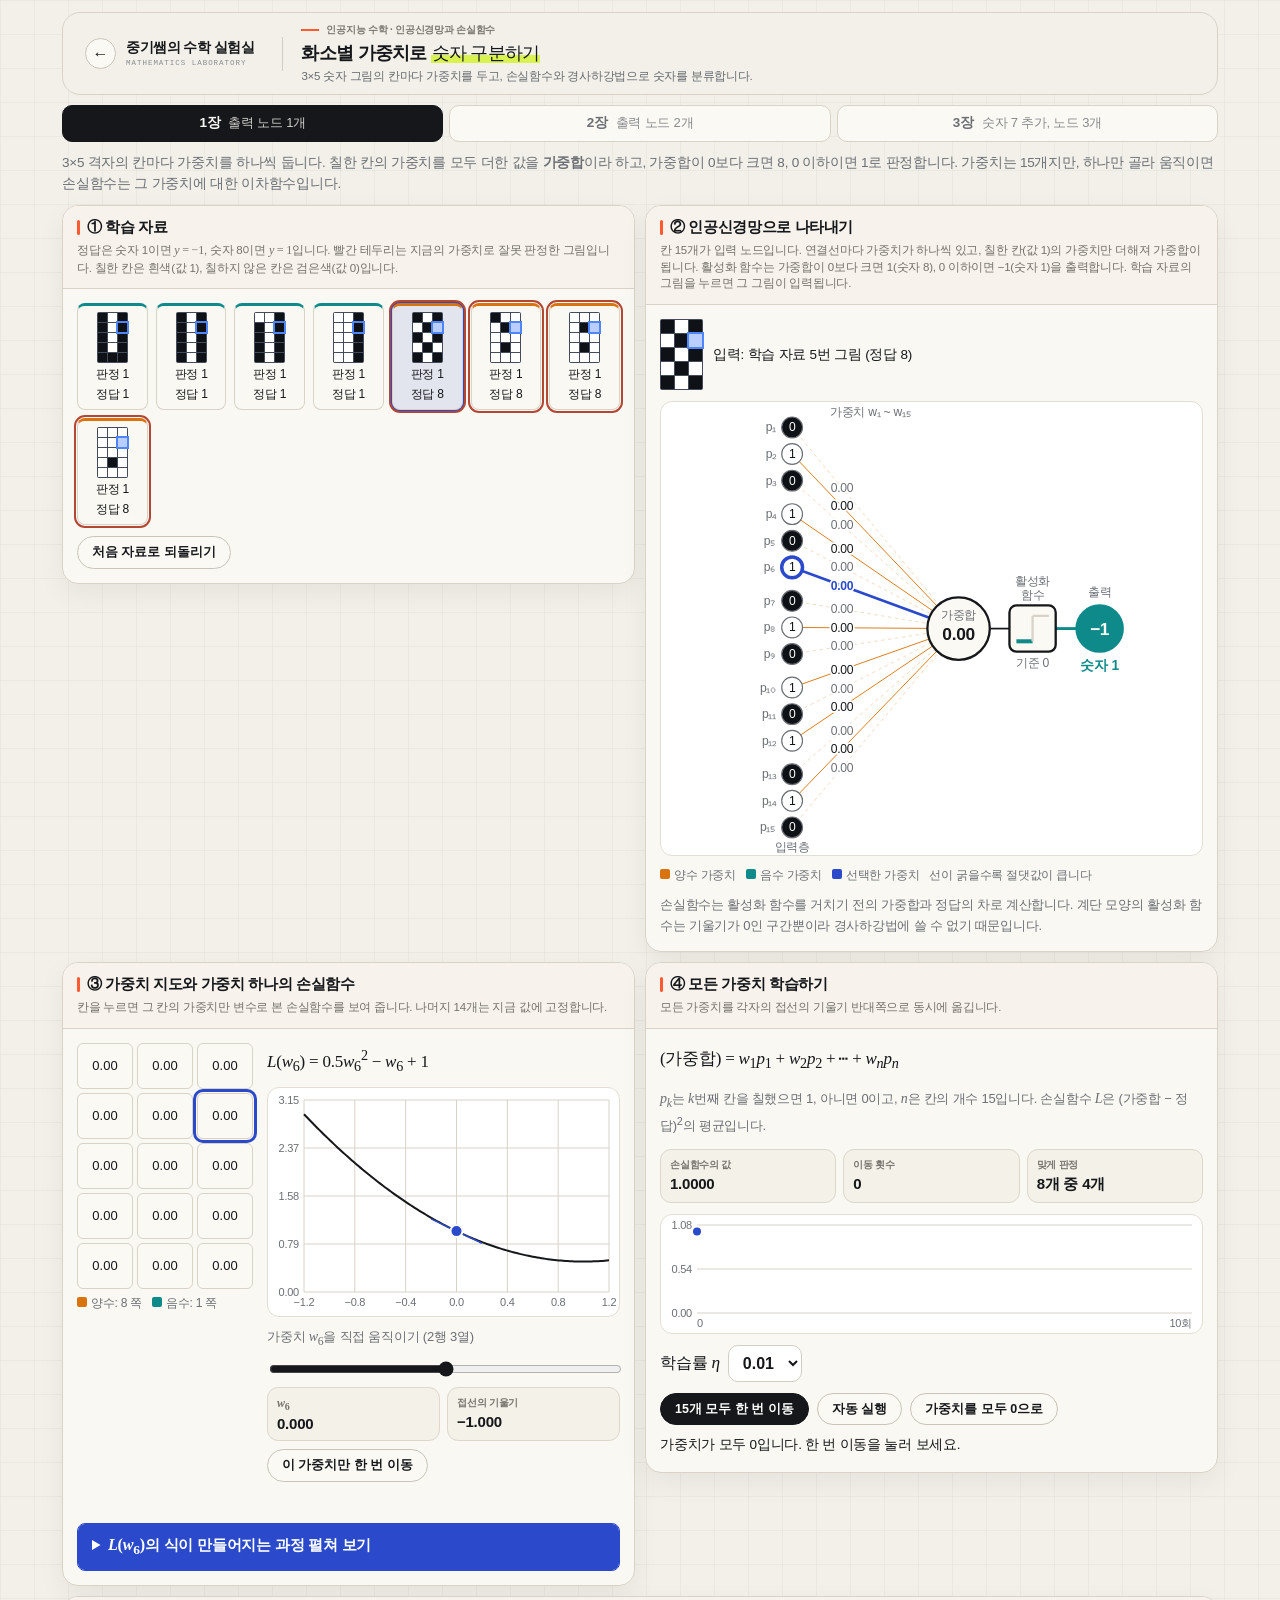
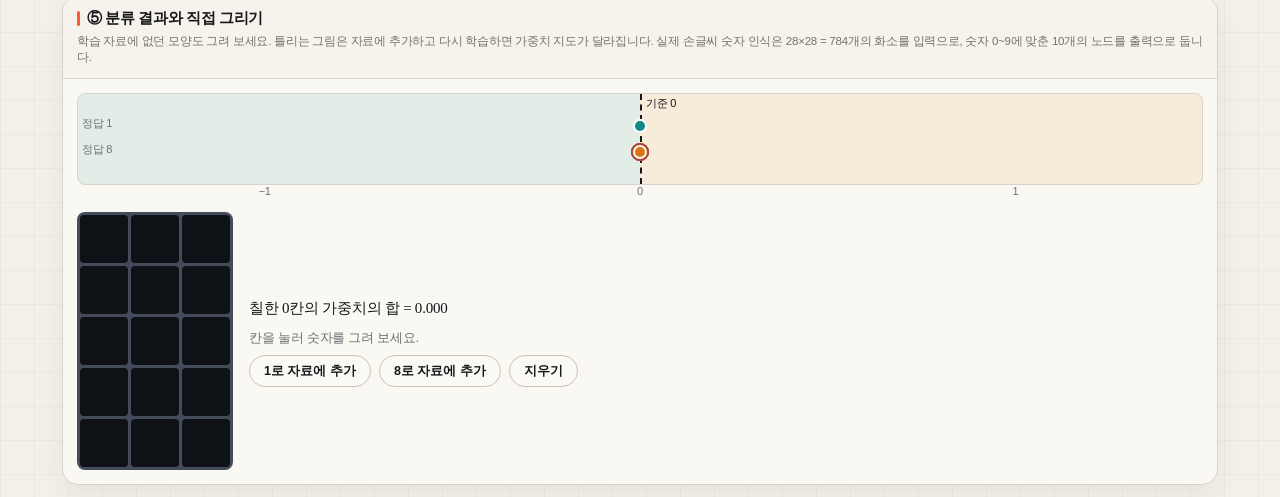
<file: digit-weights/index.html>
<!DOCTYPE html>
<html lang="ko">
<head>
<meta charset="UTF-8">
<meta name="viewport" content="width=device-width, initial-scale=1">
<title>화소별 가중치로 숫자 구분하기</title>
<style>
  /* ===== 중기쌤의 수학 실험실 공통 테마 =====
     이 :root 블록과 아래 "공통 셸" 영역은 모든 도구가 동일하게 유지합니다.
     도구별 CSS는 파일 아래쪽 "도구 전용" 영역에만 추가하세요. */
  :root{
    --bg:#f2f0e9;
    --panel:#fbf9f3;
    --panel-2:#f4f1e9;
    --line:#d8d2c7;
    --border-soft:#eee9df;
    --text:#15171a;
    --muted:#6b6f74;
    --faint:#9a958a;
    --accent:#ff5a30;
    --accent-weak:rgba(255,90,48,.14);
    --lime:#d9f24f;
    --shadow:0 10px 28px rgba(21,23,26,.055);
    --radius:16px;
  }
  *{box-sizing:border-box}
  html,body{margin:0}
  body{
    background:
      linear-gradient(rgba(21,23,26,.035) 1px, transparent 1px),
      linear-gradient(90deg, rgba(21,23,26,.035) 1px, transparent 1px),
      var(--bg);
    background-size:34px 34px;
    color:var(--text);
    font-family:Pretendard,"Apple SD Gothic Neo","Noto Sans KR",-apple-system,BlinkMacSystemFont,sans-serif;
    letter-spacing:-.015em;
    min-height:100vh;
    -webkit-font-smoothing:antialiased;
  }
  button,input,select{font:inherit;color:inherit}
  .num{font-family:ui-monospace,SFMono-Regular,Consolas,monospace;font-variant-numeric:tabular-nums;letter-spacing:-.01em}

  .app{width:100%;max-width:1180px;margin:0 auto;padding:12px;display:flex;flex-direction:column;gap:10px}

  /* ---- 공통 셸: 상단바 ---- */
  .topbar{
    min-height:72px;
    display:flex;
    gap:14px;
    justify-content:space-between;
    align-items:center;
    padding:10px 14px;
    background:rgba(242,240,233,.90);
    border:1px solid var(--line);
    border-radius:18px;
    backdrop-filter:blur(14px);
  }
  .brand-area{display:flex;align-items:center;gap:18px;min-width:0}
  .home-link{
    display:flex;align-items:center;gap:10px;flex:none;
    color:var(--text);text-decoration:none;
    padding:7px 10px 7px 8px;border-radius:12px;
    transition:background .18s ease;
  }
  .home-link:hover{background:#e7e3d9}
  .home-arrow{
    width:31px;height:31px;border:1px solid #c9c4b8;border-radius:50%;
    display:grid;place-items:center;font-size:16px;line-height:1;background:#fbf9f3;
  }
  .brand-copy{display:block;line-height:1.15}
  .brand-copy strong{display:block;font-size:14px;font-weight:800;letter-spacing:-.035em}
  .brand-copy small{
    display:block;margin-top:4px;color:#8a8d90;
    font-family:ui-monospace,SFMono-Regular,Consolas,monospace;
    font-size:7.5px;letter-spacing:.13em;white-space:nowrap;
  }
  .top-divider{width:1px;height:34px;background:#d3cec3;flex:none}
  .title-row{display:block;min-width:0}
  .eyebrow{
    display:flex;align-items:center;gap:7px;margin-bottom:4px;
    color:#7b7770;font-size:10px;font-weight:750;white-space:nowrap;
  }
  .eyebrow span{display:block;width:18px;height:2px;background:var(--accent)}
  h1{
    font-size:clamp(18px,1.25vw,24px);
    margin:0;
    font-weight:800;letter-spacing:-.04em;white-space:nowrap;
  }
  h1 em{
    font-style:normal;font-weight:500;
    background:linear-gradient(transparent 60%,var(--lime) 0);
    padding:0 .04em;
  }
  .subtitle{margin:4px 0 0;color:#666b6f;font-size:11.5px}
  .badge{
    display:inline-flex;align-items:center;gap:7px;flex:none;
    background:#15171a;color:#fff;border:0;
    border-radius:999px;padding:8px 12px;font-weight:700;font-size:12px;white-space:nowrap;
  }
  .dot{width:9px;height:9px;border-radius:50%;background:#73c48f}

  /* ---- 공통 셸: 패널 ----
     기본은 "넓은 그림 영역 + 좁은 설정 영역" 2단입니다.
     패널 수가 다르면 grid-template-columns만 바꾸고, 좁은 화면에서 1단으로
     떨어지는 @media (max-width:900px) 규칙은 남겨 두세요. */
  .workspace{display:grid;grid-template-columns:minmax(0,1.55fr) minmax(300px,1fr);gap:10px}
  .panel{
    min-width:0;
    display:flex;flex-direction:column;
    background:rgba(251,249,243,.96);
    border:1px solid var(--line);
    border-radius:var(--radius);
    box-shadow:var(--shadow);
    overflow:hidden;
  }
  .panel-head{
    flex:0 0 auto;
    padding:12px 14px;
    border-bottom:1px solid var(--line);
    background:rgba(247,244,236,.92);
  }
  .panel-title{
    font-size:15px;font-weight:800;letter-spacing:-.025em;
    position:relative;padding-left:10px;
  }
  .panel-title::before{
    content:"";position:absolute;left:0;top:.15em;bottom:.15em;
    width:3px;border-radius:3px;background:var(--accent);
  }
  .panel-desc{color:#74716b;font-size:11.5px;margin-top:5px;line-height:1.45}
  .panel-body{flex:1;min-height:0;padding:14px}

  /* ---- 공통 셸: 버튼 ---- */
  .btn{
    border:1px solid #c9c4b8;background:#fbf9f3;color:#15171a;
    border-radius:999px;font-weight:700;font-size:12.5px;
    padding:9px 14px;cursor:pointer;line-height:1;
    transition:background .15s ease,border-color .15s ease,transform .15s ease;
  }
  .btn:hover:not(:disabled){transform:translateY(-1px);border-color:#15171a;background:#f2efe6}
  .btn:disabled{opacity:.4;cursor:not-allowed;transform:none}
  .btn.primary{background:#15171a;color:#fff;border-color:#15171a}
  .btn.primary:hover:not(:disabled){background:#2b2e31}
  .btn.danger{color:#a73b2c}
  .btn.icon-btn{width:38px;height:38px;padding:0;border-radius:10px;font-size:18px;display:grid;place-items:center}

  /* ---- 공통 셸: 그림 영역 (캔버스·SVG) ---- */
  .chart-wrap{background:#fff;border:1px solid #e3ded4;border-radius:12px;overflow:hidden;position:relative}
  .chart-wrap canvas,.chart-wrap svg{display:block;width:100%;height:100%}

  /* ---- 공통 셸: 입력·지표·안내 (쓰지 않는 것은 지우세요) ---- */
  .controls{display:grid;grid-template-columns:repeat(2,minmax(0,1fr));gap:9px}
  .control{display:flex;flex-direction:column;gap:5px}
  .control label{font-size:11px;color:var(--muted);font-weight:800}
  .control input{
    width:100%;padding:9px 10px;font-weight:700;
    border:1px solid #d3cec3;background:#fff;color:var(--text);border-radius:10px;
  }
  .control input:focus{outline:3px solid rgba(217,242,79,.42);border-color:#9aa64b}
  .control input[type="range"]{
    padding:0;height:22px;border:0;border-radius:0;background:transparent;
    accent-color:#15171a;cursor:pointer;
  }
  .checkbox-control{
    justify-content:center;min-height:58px;padding:8px 10px;
    border:1px solid var(--line);background:var(--panel-2);border-radius:12px;
  }
  .checkbox-control label{display:flex;align-items:center;gap:8px;color:var(--text);cursor:pointer;font-size:11px}
  .checkbox-control input{width:17px;height:17px;padding:0;accent-color:#15171a;cursor:pointer}

  .metrics{display:grid;grid-template-columns:repeat(2,minmax(0,1fr));gap:7px}
  .metric{background:var(--panel-2);border:1px solid #ddd7cc;border-radius:11px;padding:8px 9px;min-width:0}
  .metric .label{color:#77736d;font-size:10px;font-weight:800;margin-bottom:3px}
  .metric .value{
    font-size:15px;font-weight:850;color:var(--text);
    font-variant-numeric:tabular-nums;
    overflow:hidden;text-overflow:ellipsis;white-space:nowrap;
  }

  .formula{
    background:#15171a;color:#f6f2e9;border:1px solid #15171a;border-radius:12px;
    padding:9px 10px;line-height:1.55;font-size:12px;
    font-family:ui-monospace,SFMono-Regular,Consolas,monospace;overflow:auto;
  }
  .note{
    padding:10px 12px;border-radius:10px;
    background:#fff7ed;border:1px solid #fed7aa;color:#9a3412;
    font-size:11px;line-height:1.5;
  }
  .note b{color:#7c2d12;font-weight:800}
  .status{min-height:19px;font-size:11px;line-height:1.4;font-weight:750;color:var(--muted)}
  .status.ok{color:#32724f}
  .status.error{color:#b44634}

  .legend{display:flex;flex-wrap:wrap;gap:6px 12px;align-items:center}
  .legend-item{display:flex;align-items:center;gap:6px;font-size:11px;color:var(--muted)}
  .legend-item i{width:11px;height:11px;border-radius:3px;flex:none}

  /* ---- 공통 셸: 반응형 (이 3개 블록은 그대로 유지) ----
     주의: .topbar에 align-items:stretch를 쓰면 알약 모양 .badge가
     줄바꿈된 제목 높이만큼 세로로 늘어나 거대한 원처럼 깨집니다. */
  @media (max-width:1080px){
    .brand-copy small{display:none}
    .brand-copy strong{font-size:13px}
    .top-divider{height:28px}
  }
  @media (max-width:900px){
    .workspace{grid-template-columns:1fr}
  }
  @media (max-width:820px){
    .topbar{align-items:flex-start}
    .brand-area{align-items:flex-start}
    .home-link{padding-left:2px}
    .top-divider{display:none}
    .brand-copy{display:none}
    .title-row{display:block}
    h1{white-space:normal}
    .eyebrow{white-space:normal}
    .badge{display:none}
  }
  @media (max-width:520px){
    .app{padding:7px}
    .topbar{border-radius:14px;padding:9px 10px}
    .home-arrow{width:34px;height:34px}
    h1{font-size:20px;line-height:1.25}
    .subtitle{font-size:11px;white-space:normal}
    .panel{border-radius:14px}
    .panel-head{padding:12px}
    .btn{min-height:40px}
    .controls{grid-template-columns:1fr}
  }

  /* ===== 도구 전용 CSS는 여기부터 ===== */
  :root{
    --ink:#15171a; --sub:#6b6f74; --sel:#2b4acb; --bad:#b44634; --cell:#e7e2d7;
    --one:#0f8a8a; --seven:#8a4fd3; --eight:#d9730d;
    --pix-on:#ffffff; --pix-off:#0e1116; --pix-grid:#444c5c; --pix-hl:#4f86ff;
    --font-body:Pretendard,"Apple SD Gothic Neo","Noto Sans KR",-apple-system,BlinkMacSystemFont,sans-serif;
    --font-math:"STIX Two Text","Times New Roman",serif;
  }
  /* 배치: ①학습 자료·②신경망 / ③가중치 하나의 손실함수·④모든 가중치 학습 / ⑤직접 그리기. 900px 이하 1단 */
  .workspace.even{grid-template-columns:minmax(320px,1fr) minmax(320px,1fr);align-items:start}
  .workspace.one{grid-template-columns:1fr}
  @media (max-width:900px){.workspace.even{grid-template-columns:1fr}}
  .panel-body{display:grid;gap:11px;align-content:start}
  .panel-desc .m{font-size:1.05em}
  .chapters{display:grid;grid-template-columns:repeat(3,1fr);gap:6px}
  .chapters a{display:flex;flex-direction:column;align-items:center;padding:6px 4px;border-radius:10px;border:1px solid var(--line);background:#fbf9f3;color:var(--muted);text-decoration:none;font-weight:600;font-size:13.5px;line-height:1.25;text-align:center}
  .chapters a small{font-size:11px;font-weight:500;opacity:.8}
  .chapters a.cur{background:#15171a;color:#fbf9f3;border-color:#15171a}
  .chapters a:focus-visible{outline:2px solid var(--sel);outline-offset:2px}
  @media (min-width:860px){
    .chapters a{flex-direction:row;justify-content:center;gap:8px;padding:9px}
    .chapters a small{font-size:13px}
  }
  .lead{margin:0;font-size:13.5px;line-height:1.6;color:var(--muted)}
  .metric .label .m{font-size:12px}
  .hint{color:var(--sub);font-size:13px;margin:0;line-height:1.6}
  .m{font-family:var(--font-math);font-size:1.08em;white-space:nowrap}
  .m i{font-style:italic}
  .frac{display:inline-flex;flex-direction:column;vertical-align:middle;text-align:center;line-height:1.15;font-size:.92em}
  .frac>span:first-child{border-bottom:1px solid currentColor;padding:0 3px}
  .fx{font-family:var(--font-math);font-size:17px;overflow-x:auto;padding:4px 0;white-space:nowrap}
  .fx i{font-style:italic}
  .tnum{font-variant-numeric:tabular-nums}
  /* 학습 자료 */
  .samples{display:grid;grid-template-columns:repeat(auto-fill,minmax(64px,1fr));gap:8px}
  .s{border:1px solid var(--line);border-radius:8px;padding:6px 4px;display:grid;justify-items:center;gap:3px;font-size:12px;position:relative}
  .s.d1{border-top:3px solid var(--one)} .s.d7{border-top:3px solid var(--seven)} .s.d8{border-top:3px solid var(--eight)}
  .s.wrong{outline:2px solid var(--bad);outline-offset:1px}
  .mini{display:grid;grid-template-columns:repeat(3,9px);gap:1px;background:var(--pix-grid);padding:1px;border-radius:2px}
  .mini b{width:9px;height:9px;background:var(--pix-off)}
  .mini b.on{background:var(--pix-on)}
  .s .m{font-size:13px}
  .s button{position:absolute;top:1px;right:2px;border:0;background:none;color:var(--sub);font-size:14px;line-height:1;padding:2px 4px;cursor:pointer}
  /* 조작부 */
  .row{display:flex;flex-wrap:wrap;gap:8px;align-items:center}
  .btn:focus-visible,input:focus-visible,select:focus-visible,.cellbtn:focus-visible{outline:2px solid var(--sel);outline-offset:2px}
  select{padding:8px 10px;border-radius:10px;border:1px solid #d3cec3;background:#fff;font-weight:700}
  input[type=range]{width:100%;accent-color:#15171a}
  .msg{font-size:13.5px;min-height:1.6em;margin:0}
  .msg.warn{color:var(--bad);font-weight:600}
  /* 분류 결과 수직선 */
  .track{position:relative;height:92px;border:1px solid var(--line);border-radius:8px;overflow:hidden}
  .zone8{position:absolute;top:0;bottom:0;right:0;background:color-mix(in srgb,var(--eight) 10%,transparent)}
  .zone1{position:absolute;top:0;bottom:0;left:0;background:color-mix(in srgb,var(--one) 10%,transparent)}
  .thr{position:absolute;top:0;bottom:0;width:0;border-left:2px dashed var(--ink)}
  .thr span{position:absolute;top:2px;left:4px;font-size:11px;white-space:nowrap}
  .lane{position:absolute;left:0;font-size:11px;color:var(--sub);padding-left:4px}
  .tdot{position:absolute;width:14px;height:14px;border-radius:50%;transform:translate(-50%,-50%);border:2px solid var(--panel)}
  .tdot.d1{background:var(--one)} .tdot.d8{background:var(--eight)}
  .tdot.wrong{box-shadow:0 0 0 2px var(--bad)}
  .tdot.mine{background:var(--ink);border-radius:3px}
  .axis{display:flex;justify-content:space-between;font-size:11px;color:var(--sub)}
  .pill{display:inline-block;padding:2px 10px;border-radius:999px;font-weight:700;color:var(--panel)}
  .pill.d1{background:var(--one)} .pill.d7{background:var(--seven)} .pill.d8{background:var(--eight)}
  /* 직접 그리기 */
  .draw{display:flex;gap:16px;flex-wrap:wrap;align-items:center}
  .pad{display:grid;grid-template-columns:repeat(3,48px);gap:3px;touch-action:none;background:var(--pix-grid);padding:3px;border-radius:8px}
  .cellbtn{width:48px;height:48px;border:0;border-radius:4px;background:var(--pix-off);cursor:pointer;padding:0}
  .cellbtn.on{background:var(--pix-on)}
  .out{display:grid;gap:6px;min-width:150px;flex:1}
  @media (prefers-reduced-motion:no-preference){.tdot{transition:left .25s}}
  /* 가중치 지도 */
  .wwrap{display:flex;gap:14px;flex-wrap:wrap;align-items:flex-start}
  .wmap{display:grid;grid-template-columns:repeat(3,56px);gap:4px}
  .wcell{width:56px;height:46px;border:1px solid var(--line);border-radius:6px;cursor:pointer;padding:0;font:inherit;font-size:13px;color:var(--ink);font-variant-numeric:tabular-nums}
  .wcell.sel{outline:3px solid var(--sel);outline-offset:1px}
  .wcell:focus-visible{outline:3px solid var(--sel);outline-offset:1px}
  .wlegend{display:flex;gap:10px;font-size:12px;color:var(--sub);flex-wrap:wrap}
  .wlegend i{display:inline-block;width:10px;height:10px;border-radius:2px;margin-right:4px;font-style:normal}
  .side{flex:1;min-width:200px;display:grid;gap:8px}
  .chart-wrap.c-main{height:230px}
  .chart-wrap.c-small{height:120px}
  .mini b{position:relative}
  .mini b.hl{outline:2px solid var(--pix-hl);z-index:1}
  .mini b.hl.on{background:#b9cdff}
  .mini.big{grid-template-columns:repeat(3,13px)}
  .mini.big b{width:13px;height:13px}
  .terms{display:grid;grid-template-columns:repeat(auto-fill,minmax(146px,1fr));gap:8px}
  .term{border:1px solid var(--line);border-left:4px solid var(--line);border-radius:8px;padding:8px;display:grid;gap:4px;justify-items:start;font-size:12.5px}
  .term.has{border-left-color:var(--sel)}
  .term.none{color:var(--sub)}
  .term .fx{font-size:16px;padding:0;color:var(--ink)}
  .term.has .fx{color:var(--sel);font-weight:600}
  .tag{font-size:11.5px;font-weight:600}
  .st{display:block;line-height:1.45}
  .st .lb{display:block;font-size:11px;color:var(--sub)}
  .st .m{font-size:14.5px;white-space:normal}
  #dSum{white-space:normal;line-height:1.9}
  #myCalc{white-space:normal;font-size:15px}
  .term.none .fx{color:var(--sub)}
  .s{cursor:pointer}
  .s.fed{background:color-mix(in srgb,var(--sel) 12%,var(--panel));box-shadow:0 0 0 2px var(--sel)}
  .netwrap{display:flex;justify-content:center}
  #net{width:100%;max-width:400px;height:auto;display:block}
  #net text{font-family:var(--font-body);font-size:10.5px;fill:var(--ink);font-variant-numeric:tabular-nums}
  #net .sub{fill:var(--sub)}
  #net .wl{paint-order:stroke;stroke:#fff;stroke-width:3px}
  #net .big{font-size:15px;font-weight:700}
  #net g[data-k]{cursor:pointer}
  .fedinfo{display:flex;gap:10px;align-items:center;font-size:13.5px}
  .maps{display:flex;gap:8px;flex-wrap:wrap}
  .maps .mt{font-size:12px;font-weight:600;margin-bottom:3px;white-space:nowrap}
  .maps.o3 .mt{font-size:10.5px}
  .maps.o2 .wmap{grid-template-columns:repeat(3,46px)} .maps.o2 .wcell{width:46px;height:40px;font-size:12px}
  .maps.o3 .wmap{grid-template-columns:repeat(3,31px);gap:3px} .maps.o3 .wcell{width:31px;height:30px;font-size:9.5px;border-radius:4px}
  .bars{display:grid;gap:6px}
  .bar{display:grid;grid-template-columns:76px 1fr 92px;gap:8px;align-items:center;font-size:13px}
  .bar .tr{height:14px;border-radius:7px;background:var(--cell);position:relative;overflow:hidden}
  .bar .fl{position:absolute;top:0;bottom:0;border-radius:7px}
  .bar.win{font-weight:700}
  .fold{border:1px solid var(--line);border-radius:8px}
  .fold{border-color:#2b4acb}
  .fold summary{cursor:pointer;padding:12px 14px;font-weight:700;font-size:15px;color:#ffffff;background:#2b4acb;border-radius:7px}
  .fold[open] summary{border-radius:7px 7px 0 0;margin-bottom:12px}
  .fold summary .m{color:#ffffff}
  .fold summary:focus-visible{outline:2px solid var(--sel);outline-offset:2px}
  .foldin{display:grid;gap:10px;padding:0 12px 12px;min-width:0}
  [hidden]{display:none !important}
  .axis2{position:relative;height:16px;font-size:11px;color:var(--sub)}
  .axis2 span{position:absolute;transform:translateX(-50%)}

  .animbar{display:flex;flex-wrap:wrap;gap:6px;align-items:center}
  #animStep{font-size:12.5px;color:var(--sub);margin-left:4px}
  .strip{display:flex;flex-wrap:wrap;gap:5px}
  .strip span{padding:2px;border-radius:5px;border:2px solid transparent;opacity:.3;transition:opacity .3s}
  .strip span.done{opacity:1}
  .strip span.cur{opacity:1;border-color:#2b4acb}
  .stagewrap{display:grid;gap:12px;grid-template-columns:minmax(0,1fr);align-items:start}
  
  .stagehead{font-size:12px;font-weight:700;color:#2b4acb;margin-bottom:4px}
  .term.stage{max-width:300px}
  .term .st.off,.term .tag.off{visibility:hidden}
  .accum{display:grid;gap:8px;align-content:start;min-width:0}
  #accText{white-space:normal;line-height:1.9;font-size:15px}
  #accText .acclb{display:block;font-family:var(--font-body);font-size:12px;color:var(--sub);line-height:1.5;margin:2px 0}
  .newterm{color:#2b4acb;font-weight:700}
  #accText .tm{white-space:nowrap}
  @keyframes stIn{from{opacity:0;transform:translateY(5px)}to{opacity:1;transform:none}}
  @keyframes cardIn{from{opacity:0;transform:translateX(14px)}to{opacity:1;transform:none}}
  .pop,.newterm{animation:stIn .5s ease}
  .term.enter{animation:cardIn .4s ease}
  @media (prefers-reduced-motion:reduce){.pop,.newterm,.term.enter{animation:none}}

  .calcbox{display:flex;flex-wrap:wrap;gap:12px;align-items:flex-start}
  .cgrid{display:grid;grid-template-columns:repeat(3,52px);gap:3px;background:var(--pix-grid);padding:3px;border-radius:8px;flex:0 0 auto}
  .cc{height:46px;border-radius:4px;display:flex;flex-direction:column;align-items:center;justify-content:center;font-size:13.5px;line-height:1.15;font-variant-numeric:tabular-nums;font-family:var(--font-math)}
  .cc.on{background:var(--pix-on);color:#0e1116}
  .cc.off{background:var(--pix-off);color:#c7ccd6}
  .cc small{font-size:9.5px;opacity:.75}
  .cc.off.proc span{opacity:.55}
  .cc.on.proc{background:#fff1dc}
  .cc.csel{outline:3px solid var(--pix-hl);outline-offset:-3px}
  .cc.ccur{box-shadow:0 0 0 3px #f2a04a;position:relative;z-index:1}
  .clines{display:grid;gap:9px;flex:1 1 200px;min-width:0}
  .cl{font-size:13.5px;line-height:1.6}
  .cl .lb{display:block;font-size:11.5px;color:var(--sub);font-family:var(--font-body)}
  .cl .m{white-space:normal;font-size:15px}
  .cnow{color:var(--eight);font-weight:600}
  .spd{font-size:12.5px;color:var(--sub);display:flex;align-items:center;gap:4px}
  .cfin{color:var(--sel)}
</style>
</head>
<body>

<div class="app">
  <div class="topbar">
    <div class="brand-area">
      <a class="home-link" href="../#tools" aria-label="중기쌤의 수학 실험실 메인으로">
        <span class="home-arrow">←</span>
        <span class="brand-copy">
          <strong>중기쌤의 수학 실험실</strong>
          <small>MATHEMATICS LABORATORY</small>
        </span>
      </a>
      <span class="top-divider" aria-hidden="true"></span>
      <div class="title-row">
        <div class="eyebrow"><span></span>인공지능 수학 · 인공신경망과 손실함수</div>
        <h1>화소별 가중치로 <em>숫자 구분하기</em></h1>
        <p class="subtitle">3×5 숫자 그림의 칸마다 가중치를 두고, 손실함수와 경사하강법으로 숫자를 분류합니다.</p>
      </div>
    </div>
  </div>

  <nav class="chapters" aria-label="챕터">
    <a href="#ch1" data-ch="0">1장<small>출력 노드 1개</small></a>
    <a href="#ch2" data-ch="1">2장<small>출력 노드 2개</small></a>
    <a href="#ch3" data-ch="2">3장<small>숫자 7 추가, 노드 3개</small></a>
  </nav>
  <p class="lead" id="intro"></p>

  <section class="workspace even">
    <article class="panel">
      <div class="panel-head">
        <div class="panel-title">① 학습 자료</div>
        <div class="panel-desc" id="note1"></div>
      </div>
      <div class="panel-body">
        <div class="samples" id="samples"></div>
        <div class="row"><button class="btn" id="resetData" type="button">처음 자료로 되돌리기</button></div>
      </div>
    </article>

    <article class="panel">
      <div class="panel-head">
        <div class="panel-title">② 인공신경망으로 나타내기</div>
        <div class="panel-desc" id="note3"></div>
      </div>
      <div class="panel-body">
        <div class="fedinfo" id="fedinfo"></div>
        <div class="chart-wrap netwrap"><svg id="net" viewBox="0 0 346 392" role="img" aria-label="입력 노드 15개와 출력 노드로 이루어진 인공신경망"></svg></div>
        <div class="wlegend"><span><i style="background:var(--eight)"></i>양수 가중치</span><span><i style="background:var(--one)"></i>음수 가중치</span><span><i style="background:var(--sel)"></i>선택한 가중치</span><span>선이 굵을수록 절댓값이 큽니다</span></div>
        <p class="hint" id="note3b"></p>
      </div>
    </article>
  </section>

  <section class="workspace even">
    <article class="panel">
      <div class="panel-head">
        <div class="panel-title">③ 가중치 지도와 가중치 하나의 손실함수</div>
        <div class="panel-desc" id="note4"></div>
      </div>
      <div class="panel-body">
        <div class="wwrap">
          <div>
            <div class="maps" id="maps"></div>
            <div class="wlegend" style="margin-top:6px" id="mapLegend"></div>
          </div>
          <div class="side">
            <div class="fx tnum" id="expanded"></div>
            <div class="chart-wrap c-main"><canvas id="chart" role="img" aria-label="선택한 가중치에 대한 손실함수의 그래프"></canvas></div>
            <label for="wRange" class="hint" id="wLabel"></label>
            <input type="range" id="wRange" min="-1.2" max="1.2" step="0.01" value="0">
            <div class="metrics">
              <div class="metric"><div class="label" id="lblW"></div><div class="value tnum" id="vW"></div></div>
              <div class="metric"><div class="label">접선의 기울기</div><div class="value tnum" id="vD"></div></div>
            </div>
            <div class="row"><button class="btn" id="stepOne" type="button">이 가중치만 한 번 이동</button></div>
            <p class="msg tnum" id="msg2"></p>
          </div>
        </div>
        <details class="fold">
          <summary><span id="dTitle"></span> 펼쳐 보기</summary>
          <div class="foldin">
            <p class="hint" id="dIntro"></p>
            <div class="animbar"><button class="btn primary" id="animPlay" type="button">차례로 보기</button><button class="btn" id="animPrev" type="button">◀ 이전 그림</button><button class="btn" id="animNext" type="button">다음 단계 ▶</button><button class="btn" id="animAll" type="button">모두 보기</button><label class="spd" for="animSpeed">속도 <select id="animSpeed"><option value="1.7">느리게</option><option value="1" selected>보통</option><option value="0.5">빠르게</option></select></label><span id="animStep" class="tnumx"></span></div>
            <div class="strip" id="animStrip" aria-label="그림 8장의 계산 진행"></div>
            <div class="stagewrap"><div id="animStage"></div><div class="accum"><div class="fx tnum" id="accText"></div><div class="chart-wrap c-small"><canvas id="accChart" role="img" aria-label="지금까지 더한 값의 그래프"></canvas></div></div></div>
            <div class="terms" id="terms"></div>
            <div class="fx tnum" id="dSum"></div>
            <p class="hint tnum" id="dWhy"></p>
          </div>
        </details>
      </div>
    </article>

    <article class="panel">
      <div class="panel-head">
        <div class="panel-title">④ 모든 가중치 학습하기</div>
        <div class="panel-desc">모든 가중치를 각자의 접선의 기울기 반대쪽으로 동시에 옮깁니다.</div>
      </div>
      <div class="panel-body">
        <div class="fx" id="form2"></div>
        <p class="hint" id="note2"></p>
        <div class="metrics" style="grid-template-columns:repeat(3,minmax(0,1fr))">
          <div class="metric"><div class="label">손실함수의 값</div><div class="value tnum" id="vL"></div></div>
          <div class="metric"><div class="label">이동 횟수</div><div class="value tnum" id="vN"></div></div>
          <div class="metric"><div class="label">맞게 판정</div><div class="value tnum" id="acc"></div></div>
        </div>
        <div class="chart-wrap c-small"><canvas id="histc" role="img" aria-label="이동 횟수에 따른 손실함수 값의 변화"></canvas></div>
        <div class="row">
          <label for="eta">학습률 <span class="m"><i>η</i></span></label>
          <select id="eta">
            <option value="0.01" selected>0.01</option>
            <option value="0.02">0.02</option>
            <option value="0.05">0.05</option>
            <option value="0.1">0.1</option>
            <option value="0.2">0.2</option>
          </select>
        </div>
        <div class="row">
          <button class="btn primary" id="stepAll" type="button"></button>
          <button class="btn" id="auto" type="button">자동 실행</button>
          <button class="btn" id="resetW" type="button">가중치를 모두 0으로</button>
        </div>
        <p class="msg tnum" id="msg"></p>
      </div>
    </article>
  </section>

  <section class="workspace one">
    <article class="panel">
      <div class="panel-head">
        <div class="panel-title">⑤ <span id="h4t"></span></div>
        <div class="panel-desc">학습 자료에 없던 모양도 그려 보세요. 틀리는 그림은 자료에 추가하고 다시 학습하면 가중치 지도가 달라집니다. 실제 손글씨 숫자 인식은 28×28 = 784개의 화소를 입력으로, 숫자 0~9에 맞춘 10개의 노드를 출력으로 둡니다.</div>
      </div>
      <div class="panel-body">
        <div id="trackBox">
          <div class="track" id="track"></div>
          <div class="axis2 tnum" id="axis2"></div>
        </div>
        <div class="draw">
          <div class="pad" id="pad" role="group" aria-label="3×5 그림판"></div>
          <div class="out">
            <div class="fx tnum" id="myCalc"></div>
            <div class="bars tnum" id="bars"></div>
            <div id="myVerdict"></div>
            <div class="row" id="addBtns"></div>
          </div>
        </div>
      </div>
    </article>
  </section>
</div>

<script>
(function(){
  var RAW=[
    [".#.",".#.",".#.",".#.","...",1],
    [".#.",".#.",".#.",".#.",".#.",1],
    ["##.",".#.",".#.",".#.",".#.",1],
    ["##.","##.","##.","##.","##.",1],
    ["###","..#","..#","..#","..#",7],
    ["###","..#",".#.",".#.",".#.",7],
    ["###","#.#","..#","..#","..#",7],
    ["###","..#",".#.","#..","#..",7],
    [".#.","#.#",".#.","#.#",".#.",8],
    [".##","#.#","###","#.#","###",8],
    ["###","#.#","###","#.#","###",8],
    ["###","###","###","#.#","###",8]
  ];
  var CH=[{classes:[1,8],single:true},{classes:[1,8],single:false},{classes:[1,7,8],single:false}];
  var DCOL={1:"var(--one)",7:"var(--seven)",8:"var(--eight)"};
  var TMIN=-1.5,TMAX=1.5,WMIN=-1.2,WMAX=1.2;
  var S=[],ci=0,cfg,cur,timer=null;
  var $=function(id){return document.getElementById(id)};
  function zeros(){var z=[];for(var i=0;i<15;i++)z.push(0);return z}
  function base(c){
    return RAW.filter(function(r){return c.classes.indexOf(r[5])>=0}).map(function(r){
      return {cells:r.slice(0,5).join("").split("").map(function(x){return x==="#"?1:0}),c:r[5],base:true};
    });
  }
  function nOut(){return cfg.single?1:cfg.classes.length}
  function firstOf(d){for(var i=0;i<cur.data.length;i++)if(cur.data[i].c===d)return i;return 0}
  function fresh(c){
    var W=[],n=c.single?1:c.classes.length;for(var o=0;o<n;o++)W.push(zeros());
    return {data:base(c),W:W,so:n-1,sk:c.single?5:0,feed:0,pad:zeros(),steps:0,hist:[]};
  }
  function sum(c){return c.reduce(function(s,v){return s+v},0)}
  function sums(c){return cur.W.map(function(w){var s=0;for(var k=0;k<15;k++)s+=w[k]*c[k];return s})}
  function target(d,o){return cfg.single?(d.c===8?1:-1):(d.c===cfg.classes[o]?1:0)}
  function softmax(s){var m=Math.max.apply(null,s),e=s.map(function(v){return Math.exp(v-m)}),t=sum(e);return e.map(function(v){return v/t})}
  function pct(v){return Math.round(v*100)+"%"}
  function winner(s){var b=0;for(var i=1;i<s.length;i++)if(s[i]>s[b])b=i;return b}
  function verdict(c){var s=sums(c);return cfg.single?(s[0]>0?8:1):cfg.classes[winner(s)]}
  function loss(){
    var t=0,n=cur.data.length;
    cur.data.forEach(function(d){var s=sums(d.cells);for(var o=0;o<s.length;o++){var e=s[o]-target(d,o);t+=e*e}});
    return n?t/n:0;
  }
  // 선택한 가중치 t에 대한 이차식 A t^2 + B t + C (other: 다른 노드의 오차 제곱의 합)
  function coef(o,k){
    var n=cur.data.length,A=0,B=0,C=0,other=0;
    cur.data.forEach(function(d){
      var s=sums(d.cells),p=d.cells[k],r=s[o]-cur.W[o][k]*p-target(d,o);
      A+=p*p;B+=2*p*r;C+=r*r;
      for(var j=0;j<s.length;j++)if(j!==o){var e=s[j]-target(d,j);other+=e*e}
    });
    return n?{A:A/n,B:B/n,C:(C+other)/n,other:other}:{A:0,B:0,C:0,other:0};
  }
  function fmt(v,k){var s=v.toFixed(k);if(parseFloat(s)===0)s=(0).toFixed(k);return s.replace("-","−")}
  function trim(v){return String(Math.abs(parseFloat(v.toFixed(3))))}
  function mini(cells,hl,big){
    var h='<div class="mini'+(big?' big':'')+'">';
    cells.forEach(function(v,i){var c=(v?'on':'')+(i===hl?' hl':'');h+='<b'+(c?' class="'+c+'"':'')+'></b>'});
    return h+'</div>';
  }
  function css(n){return getComputedStyle(document.documentElement).getPropertyValue(n).trim()}
  function nOk(){var ok=0;cur.data.forEach(function(d){if(verdict(d.cells)===d.c)ok++});return ok}
  function tpos(v){return (Math.max(TMIN,Math.min(TMAX,v))-TMIN)/(TMAX-TMIN)*100}
  function nodeName(o){return cfg.single?"":"숫자 "+cfg.classes[o]+" 노드"}
  function wSym(){return '<i>w</i><sub>'+(cfg.single?'':cfg.classes[cur.so]+',')+(cur.sk+1)+'</sub>'}
  function jo(a,b){return [0,1,3,6,7,8].indexOf((cur.sk+1)%10)>=0?a:b}
  var SUBS="₀₁₂₃₄₅₆₇₈₉";
  function subn(n){return String(n).split("").map(function(c){return SUBS[+c]}).join("")}
  function cellName(k){return (Math.floor(k/3)+1)+'행 '+(k%3+1)+'열'}

  function renderText(){
    var O=nOut(),N=15*O,cls=cfg.classes.join(", ");
    $("intro").innerHTML=ci===0?
      '3×5 격자의 칸마다 가중치를 하나씩 둡니다. 칠한 칸의 가중치를 모두 더한 값을 <b>가중합</b>이라 하고, 가중합이 0보다 크면 8, 0 이하이면 1로 판정합니다. 가중치는 15개지만, 하나만 골라 움직이면 손실함수는 그 가중치에 대한 이차함수입니다.':
      ci===1?
      '같은 자료를 출력 노드 2개로 분류합니다. 숫자 1 노드와 숫자 8 노드가 각자 가중합을 구하고, 소프트맥스로 확률로 바꾼 뒤 <b>확률이 더 큰 숫자</b>로 판정합니다. 기준값 0.5가 필요 없어지고, 가중치는 15 × 2 = 30개가 됩니다.':
      '숫자 7을 추가하고 출력 노드를 3개로 늘립니다. 세 노드의 가중합을 소프트맥스로 확률로 바꾼 뒤 <b>확률이 가장 큰 숫자</b>로 판정하고, 가중치는 15 × 3 = 45개입니다. 숫자가 늘어나면 출력 노드만 더 두면 됩니다.';
    $("note1").innerHTML=cfg.single?
      '정답은 숫자 1이면 <span class="m"><i>y</i> = −1</span>, 숫자 8이면 <span class="m"><i>y</i> = 1</span>입니다. 빨간 테두리는 지금의 가중치로 잘못 판정한 그림입니다. 칠한 칸은 흰색(값 1), 칠하지 않은 칸은 검은색(값 0)입니다.':
      '출력 노드마다 정답은 자기 숫자의 그림이면 1, 아니면 0입니다. 빨간 테두리는 지금의 가중치로 잘못 판정한 그림입니다. 칠한 칸은 흰색(값 1), 칠하지 않은 칸은 검은색(값 0)입니다.';
    $("form2").innerHTML=cfg.single?
      '(가중합) = <i>w</i><sub>1</sub><i>p</i><sub>1</sub> + <i>w</i><sub>2</sub><i>p</i><sub>2</sub> + ⋯ + <i>w</i><sub><i>n</i></sub><i>p</i><sub><i>n</i></sub>':
      '(숫자 8 노드의 가중합) = <i>w</i><sub>8,1</sub><i>p</i><sub>1</sub> + <i>w</i><sub>8,2</sub><i>p</i><sub>2</sub> + ⋯ + <i>w</i><sub>8,<i>n</i></sub><i>p</i><sub><i>n</i></sub>';
    $("note2").innerHTML='<span class="m"><i>p</i><sub><i>k</i></sub></span>는 <span class="m"><i>k</i></span>번째 칸을 칠했으면 1, 아니면 0이고, <span class="m"><i>n</i></span>은 칸의 개수 15입니다. '+(cfg.single?
      '손실함수 <span class="m"><i>L</i></span>은 (가중합 − 정답)<sup>2</sup>의 평균입니다.':
      '출력 노드마다 가중치 15개가 따로 있습니다. <span class="m"><i>w</i><sub>8,1</sub></span>은 숫자 8 노드와 1번째 칸을 잇는 가중치이고, <span class="m"><i>w</i><sub>1,1</sub></span>은 숫자 1 노드와 1번째 칸을 잇는 가중치입니다. 손실함수 <span class="m"><i>L</i></span>은 모든 그림, 모든 출력 노드의 (가중합 − 정답)<sup>2</sup>을 더해 그림의 수로 나눈 값입니다.');
    $("stepAll").textContent=N+"개 모두 한 번 이동";
    $("note3").innerHTML=cfg.single?
      '칸 15개가 입력 노드입니다. 연결선마다 가중치가 하나씩 있고, 칠한 칸(값 1)의 가중치만 더해져 가중합이 됩니다. 활성화 함수는 가중합이 0보다 크면 1(숫자 8), 0 이하이면 −1(숫자 1)을 출력합니다. 학습 자료의 그림을 누르면 그 그림이 입력됩니다.':
      '입력 노드 15개가 출력 노드 '+O+'개에 모두 연결됩니다. 출력 노드를 누르면 그 노드에 연결된 가중치 15개가 색으로 표시됩니다. 학습 자료의 그림을 누르면 그 그림이 입력됩니다.';
    $("note3b").innerHTML=cfg.single?
      '손실함수는 활성화 함수를 거치기 전의 가중합과 정답의 차로 계산합니다. 계단 모양의 활성화 함수는 기울기가 0인 구간뿐이라 경사하강법에 쓸 수 없기 때문입니다.':
      '소프트맥스는 가중합을 합이 100%인 확률로 바꿉니다. <span class="m">(확률) = <span class="frac"><span><i>e</i><sup>(그 노드의 가중합)</sup></span><span>(모든 노드의 <i>e</i><sup>(가중합)</sup>의 합)</span></span></span> 확률이 가장 큰 숫자로 판정하고, 확률이 같으면 앞의 숫자로 판정합니다. 크기 순서는 바뀌지 않으므로 가중합이 가장 큰 노드를 고르는 것과 결과가 같습니다. 이 웹앱의 손실함수는 소프트맥스를 거치기 전의 가중합으로 계산합니다. 실제 분류 모델은 소프트맥스를 거친 확률로 손실함수를 계산합니다.';
    $("note4").innerHTML=cfg.single?
      '칸을 누르면 그 칸의 가중치만 변수로 본 손실함수를 보여 줍니다. 나머지 14개는 지금 값에 고정합니다.':
      '출력 노드마다 가중치 지도가 하나씩 있습니다. 칸을 누르면 그 가중치만 변수로 본 손실함수를 보여 줍니다. 나머지 '+(N-1)+'개는 지금 값에 고정합니다.';
    $("mapLegend").innerHTML=cfg.single?
      '<span><i style="background:var(--eight)"></i>양수: 8 쪽</span><span><i style="background:var(--one)"></i>음수: 1 쪽</span>':
      '<span><i style="background:var(--eight)"></i>양수: 그 숫자 쪽</span><span><i style="background:var(--one)"></i>음수: 그 숫자가 아닌 쪽</span>';
    $("h4t").textContent=cfg.single?"분류 결과와 직접 그리기":"직접 그려서 판정하기";
    $("trackBox").hidden=!cfg.single; $("bars").hidden=cfg.single; $("myCalc").hidden=!cfg.single;
    var h="";cfg.classes.forEach(function(d){h+='<button class="btn" type="button" data-add="'+d+'">'+d+'로 자료에 추가</button>'});
    $("addBtns").innerHTML=h+'<button class="btn" id="clearPad" type="button">지우기</button>';
    var tabs=document.querySelectorAll(".chapters a");
    for(var i=0;i<tabs.length;i++){tabs[i].classList.toggle("cur",i===ci);tabs[i].setAttribute("aria-current",i===ci?"page":"false")}
    // 가중치 지도 틀
    var m="";
    for(var o=0;o<O;o++){
      m+='<div>'+(cfg.single?'':'<div class="mt" style="color:'+DCOL[cfg.classes[o]]+'">'+nodeName(o)+' <span class="m" style="font-weight:400"><i>w</i><sub>'+cfg.classes[o]+',<i>k</i></sub></span></div>')+'<div class="wmap" role="group" aria-label="'+(nodeName(o)||'가중치')+' 지도">';
      for(var k=0;k<15;k++)m+='<button type="button" class="wcell" data-o="'+o+'" data-k="'+k+'" aria-label="'+nodeName(o)+' '+cellName(k)+' 가중치"></button>';
      m+='</div></div>';
    }
    $("maps").className="maps o"+O; $("maps").innerHTML=m;
  }
  function renderSamples(){
    var h="";
    cur.data.forEach(function(d,i){
      var v=verdict(d.cells),wrong=v!==d.c;
      h+='<div class="s d'+d.c+(wrong?' wrong':'')+(cur.feed===i?' fed':'')+'" data-feed="'+i+'">'+mini(d.cells,cur.sk)+
         '<span class="tnum">판정 '+v+'</span><span class="tnum">정답 '+d.c+'</span>'+
         (d.base?'':'<button type="button" data-del="'+i+'" aria-label="이 그림 삭제">×</button>')+'</div>';
    });
    $("samples").innerHTML=h;
  }
  function renderMap(){
    var btns=$("maps").querySelectorAll(".wcell");
    for(var i=0;i<btns.length;i++){
      var o=+btns[i].dataset.o,k=+btns[i].dataset.k,v=cur.W[o][k],on=o===cur.so&&k===cur.sk;
      var m=Math.min(1,Math.abs(v)/0.25)*70;
      btns[i].style.background='color-mix(in srgb,'+(v>=0?'var(--eight)':'var(--one)')+' '+m.toFixed(0)+'%,var(--panel))';
      btns[i].textContent=fmt(v,2);
      btns[i].classList.toggle("sel",on);
      btns[i].setAttribute("aria-pressed",on?"true":"false");
    }
    renderNet();
  }
  function edgeSet(o,ix,ox,oy,cells,ys,labels){
    var h="";
    for(var k=0;k<15;k++){
      var y=ys[k],on=cells[k],v=cur.W[o][k],isSel=o===cur.so&&k===cur.sk;
      if(!labels){h+='<line x1="'+ix+'" y1="'+y+'" x2="'+ox+'" y2="'+oy+'" style="stroke:var(--line);stroke-width:0.7"/>';continue}
      var col=isSel?'var(--sel)':(v>=0?'var(--eight)':'var(--one)');
      var sw=Math.max(0.8,Math.min(7,Math.abs(v)*22))+(isSel?1.5:0);
      var lx=ix+0.3*(ox-ix),ly=y+0.3*(oy-y);
      h+='<g data-k="'+k+'"><line x1="'+ix+'" y1="'+y+'" x2="'+ox+'" y2="'+oy+'" style="stroke:transparent;stroke-width:14"/>'+
        '<line x1="'+ix+'" y1="'+y+'" x2="'+ox+'" y2="'+oy+'" style="stroke:'+col+';stroke-width:'+sw.toFixed(1)+';opacity:'+(on?1:0.28)+(on?'':';stroke-dasharray:3 3')+'"/>'+
        '<text class="wl" x="'+lx.toFixed(1)+'" y="'+(ly+3.5).toFixed(1)+'" text-anchor="middle" style="'+(isSel?'fill:var(--sel);font-weight:700':(on?'':'fill:var(--sub)'))+'">'+fmt(v,2)+'</text></g>';
    }
    return h;
  }
  function renderNet(){
    if(cur.feed!=="pad"&&cur.feed>=cur.data.length)cur.feed=cur.data.length?0:"pad";
    var cells=cur.feed==="pad"?cur.pad:cur.data[cur.feed].cells;
    $("fedinfo").innerHTML=mini(cells,cur.sk,true)+'<span>입력: '+(cur.feed==="pad"?'내가 그린 그림':'학습 자료 '+(cur.feed+1)+'번 그림 (정답 '+cur.data[cur.feed].c+')')+'</span>';
    var ix=52,oy=196,ys=[],nodes="",h="",s=sums(cells),k;
    for(k=0;k<15;k++){
      var y=22+k*23+Math.floor(k/3)*6,on=cells[k],isSel=k===cur.sk;ys.push(y);
      nodes+='<g data-k="'+k+'"><circle cx="'+ix+'" cy="'+y+'" r="9" style="fill:'+(on?'var(--pix-on)':'var(--pix-off)')+';stroke:'+(isSel?'var(--sel)':'var(--sub)')+';stroke-width:'+(isSel?3:1)+'"/>'+
        '<text x="'+ix+'" y="'+(y+3.5)+'" text-anchor="middle" style="fill:'+(on?'#0e1116':'#ffffff')+'">'+on+'</text>'+
        '<text class="sub" x="'+(ix-14)+'" y="'+(y+3.5)+'" text-anchor="end">p'+subn(k+1)+'</text></g>';
    }
    var foot='<text class="sub" x="'+ix+'" y="388" text-anchor="middle">입력층</text>';
    if(cfg.single){
      var ox=196,ax=240,aw=40,qx=318,v=s[0],is8=v>0,vc=is8?'var(--eight)':'var(--one)',mx=ax+aw/2;
      h=edgeSet(0,ix,ox,oy,cells,ys,true)+nodes+foot+
        '<text class="sub" x="120" y="12" text-anchor="middle">가중치 w₁ ~ w₁₅</text>'+
        '<circle cx="'+ox+'" cy="'+oy+'" r="27" style="fill:var(--panel);stroke:var(--ink);stroke-width:2"/>'+
        '<text class="sub" x="'+ox+'" y="'+(oy-8)+'" text-anchor="middle">가중합</text>'+
        '<text class="big" x="'+ox+'" y="'+(oy+10)+'" text-anchor="middle">'+fmt(v,2)+'</text>'+
        '<line x1="'+(ox+27)+'" y1="'+oy+'" x2="'+ax+'" y2="'+oy+'" style="stroke:var(--ink);stroke-width:1.5"/>'+
        '<line x1="'+(ax+aw)+'" y1="'+oy+'" x2="'+(qx-20)+'" y2="'+oy+'" style="stroke:'+vc+';stroke-width:2.5"/>'+
        '<rect x="'+ax+'" y="'+(oy-20)+'" width="'+aw+'" height="40" rx="6" style="fill:var(--panel);stroke:var(--ink);stroke-width:2"/>'+
        '<polyline points="'+(ax+6)+','+(oy+11)+' '+mx+','+(oy+11)+'" style="fill:none;stroke:'+(is8?'var(--line)':'var(--one)')+';stroke-width:'+(is8?2:3.5)+'"/>'+
        '<polyline points="'+mx+','+(oy+11)+' '+mx+','+(oy-11)+'" style="fill:none;stroke:var(--line);stroke-width:2"/>'+
        '<polyline points="'+mx+','+(oy-11)+' '+(ax+aw-6)+','+(oy-11)+'" style="fill:none;stroke:'+(is8?'var(--eight)':'var(--line)')+';stroke-width:'+(is8?3.5:2)+'"/>'+
        '<text class="sub" x="'+mx+'" y="'+(oy-38)+'" text-anchor="middle">활성화</text>'+
        '<text class="sub" x="'+mx+'" y="'+(oy-26)+'" text-anchor="middle">함수</text>'+
        '<text class="sub" x="'+mx+'" y="'+(oy+33)+'" text-anchor="middle">기준 0</text>'+
        '<circle cx="'+qx+'" cy="'+oy+'" r="20" style="fill:'+vc+';stroke:'+vc+';stroke-width:2"/>'+
        '<text class="big" x="'+qx+'" y="'+(oy+5.5)+'" text-anchor="middle" style="fill:var(--panel)">'+(is8?'1':'−1')+'</text>'+
        '<text class="sub" x="'+qx+'" y="'+(oy-28)+'" text-anchor="middle">출력</text>'+
        '<text x="'+qx+'" y="'+(oy+36)+'" text-anchor="middle" style="font-weight:700;font-size:12px;fill:'+vc+'">숫자 '+(is8?8:1)+'</text>';
    }else{
      var O=s.length,ox2=204,r=24,bx=244,bw=54,qx2=325,win=winner(s),pr=softmax(s),ry=function(j){return oy+(j-(O-1)/2)*17},oys=O===2?[128,264]:[92,196,300],wc=DCOL[cfg.classes[win]],o;
      for(o=0;o<O;o++)if(o!==cur.so)h+=edgeSet(o,ix,ox2,oys[o],cells,ys,false);
      h+=edgeSet(cur.so,ix,ox2,oys[cur.so],cells,ys,true)+nodes+foot+
        '<text class="sub" x="120" y="12" text-anchor="middle">숫자 '+cfg.classes[cur.so]+' 노드의 가중치 w'+subn(cfg.classes[cur.so])+',₁ ~ w'+subn(cfg.classes[cur.so])+',₁₅</text>';
      for(o=0;o<O;o++){
        var dc=DCOL[cfg.classes[o]],isW=o===win,isS=o===cur.so;
        h+='<line x1="'+(ox2+r)+'" y1="'+oys[o]+'" x2="'+bx+'" y2="'+ry(o)+'" style="stroke:'+(isW?dc:'var(--line)')+';stroke-width:'+(isW?2.5:1.2)+'"/>'+
          '<g data-o="'+o+'"><circle cx="'+ox2+'" cy="'+oys[o]+'" r="'+r+'" style="fill:'+(isS?'color-mix(in srgb,var(--sel) 14%,var(--panel))':'var(--panel)')+';stroke:'+dc+';stroke-width:'+(isW?4.5:2)+'"/>'+
          '<text x="'+ox2+'" y="'+(oys[o]-7)+'" text-anchor="middle" style="fill:'+dc+';font-weight:700">숫자 '+cfg.classes[o]+'</text>'+
          '<text class="big" x="'+ox2+'" y="'+(oys[o]+11)+'" text-anchor="middle" style="font-size:13.5px">'+fmt(s[o],2)+'</text></g>';
      }
      var bh=O*17+10;
      h+='<rect x="'+bx+'" y="'+(oy-bh/2)+'" width="'+bw+'" height="'+bh+'" rx="6" style="fill:var(--panel);stroke:var(--ink);stroke-width:2"/>'+
        '<text class="sub" x="'+(bx+bw/2)+'" y="'+(oy-bh/2-7)+'" text-anchor="middle">소프트맥스</text>'+
        '<text class="sub" x="'+(bx+bw/2)+'" y="'+(oy+bh/2+13)+'" text-anchor="middle">확률</text>';
      for(o=0;o<O;o++){
        h+='<text x="'+(bx+7)+'" y="'+(ry(o)+3.5)+'" style="fill:'+DCOL[cfg.classes[o]]+';font-weight:700">'+cfg.classes[o]+'</text>'+
          '<text x="'+(bx+bw-6)+'" y="'+(ry(o)+3.5)+'" text-anchor="end" style="'+(o===win?'font-weight:700':'fill:var(--sub)')+'">'+pct(pr[o])+'</text>';
      }
      h+='<line x1="'+(bx+bw)+'" y1="'+ry(win)+'" x2="'+(qx2-16)+'" y2="'+oy+'" style="stroke:'+wc+';stroke-width:2.5"/>'+
        '<circle cx="'+qx2+'" cy="'+oy+'" r="16" style="fill:'+wc+'"/>'+
        '<text class="big" x="'+qx2+'" y="'+(oy+5.5)+'" text-anchor="middle" style="fill:var(--panel)">'+cfg.classes[win]+'</text>'+
        '<text class="sub" x="'+qx2+'" y="'+(oy-23)+'" text-anchor="middle">판정</text>';
    }
    $("net").innerHTML=h;
  }
  function polyHtml(c){
    var W=wSym();
    var cf=function(v){var t=trim(v);return t==='1'?'':t};
    var bz=parseFloat(trim(c.B))===0;
    return '<i>L</i>('+W+') = '+(c.A<0?'−':'')+cf(c.A)+W+'<sup>2</sup> '+(bz?'':(c.B<0?'− ':'+ ')+cf(c.B)+W+' ')+'+ '+trim(c.C);
  }
  function renderDerive(){
    var o=cur.so,k=cur.sk,W=wSym(),n=cur.data.length,m=0,h="";DC=[];
    $("dTitle").innerHTML='<span class="m"><i>L</i>('+W+')</span>의 식이 만들어지는 과정';
    var pv0='가중합',pk0='<i>p</i><sub>'+(k+1)+'</sub>';
    $("dIntro").innerHTML=(cfg.single?'':'<b style="color:'+DCOL[cfg.classes[o]]+'">'+nodeName(o)+'</b>의 계산입니다. ')+
      '그림마다 ①~④의 순서로 ('+pv0+' − 정답)<sup>2</sup>을 구합니다. <span class="m">'+W+'</span>'+jo('은','는')+' 파란 테두리 칸('+cellName(k)+')에 곱해지는 가중치입니다. '+
      '이 칸을 칠한 그림은 칸의 값이 1이라 '+pv0+'에 <span class="m">'+W+'</span>'+jo('이','가')+' 남고, 칠하지 않은 그림은 칸의 값이 0이라 <span class="m">'+W+'</span>'+jo('이','가')+' 사라집니다. '+
      pv0+'은 <span class="m">'+W+pk0+' + (나머지 칸의 가중합)</span>입니다. 나머지 칸의 가중합은 그 그림에서 칠한 다른 칸들의 가중치를 지금 값으로 더한 수입니다. 가중치가 모두 0인 처음에는 이 값이 0이라 식에서 생략하고, 학습이 진행되면 식에 나타납니다.'+
      (cfg.single?' 정답은 숫자 8 그림이면 1, 숫자 1 그림이면 −1입니다.':' 정답은 숫자 '+cfg.classes[o]+' 그림이면 1, 아니면 0입니다.');
    var pv='가중합',pk='<i>p</i><sub>'+(k+1)+'</sub>';
    cur.data.forEach(function(d){
      var p=d.cells[k],rest=sums(d.cells)[o]-cur.W[o][k]*p,t0=target(d,o),c=rest-t0,ts=t0<0?'(−'+(-t0)+')':String(t0),raw,fin,line2;
      var z=Math.abs(rest)<0.005,rs=fmt(rest,2).replace(/^−(.*)$/,'($&)');
      if(p){
        m++;
        var cs=fmt(Math.abs(c),2);
        line2=W+' × 1'+(z?'':' + '+rs);
        raw='('+W+(z?' × 1':' + '+rs)+' − '+ts+')<sup>2</sup>';
        fin=parseFloat(cs)===0?W+'<sup>2</sup>':'('+W+(c<0?' − ':' + ')+(z?trim(c):cs)+')<sup>2</sup>';
      }else{
        line2=W+' × 0'+(z?' = 0':' + '+rs+' = '+fmt(rest,2));
        raw='('+(z?'0':fmt(rest,2))+' − '+ts+')<sup>2</sup>';
        fin=z?trim(c*c):fmt(c*c,3);
      }
      var ch='<div class="term '+(p?'has':'none')+'">'+mini(d.cells,k,true)+
        '<div class="st"><span class="lb">① 파란 테두리 칸의 값</span><span class="m">'+pk+' = '+p+'</span> <span>('+(p?'흰색, 칠함':'검은색, 칠하지 않음')+')</span></div>'+
        '<div class="st"><span class="lb">② '+pv+' = <span class="m" style="font-size:12.5px">'+W+pk+'</span>'+(z?'':' + (나머지 칸의 가중합)')+'</span><span class="m">'+line2+'</span>'+(z?'<span class="lb">나머지 칸의 가중합은 0이라 생략</span>':'')+'</div>'+
        '<div class="st"><span class="lb">③ 정답</span><span class="m">'+String(t0).replace("-","−")+'</span> <span>(숫자 '+d.c+' 그림)</span></div>'+
        '<div class="st"><span class="lb">④ ('+pv+' − 정답)<sup>2</sup></span><span class="m">'+raw+'</span><div class="fx tnum">= '+fin+'</div></div>'+
        '<span class="tag">'+(p?'<span class="m">'+W+'</span>에 대한 이차식':'<span class="m">'+W+'</span>'+jo('이','가')+' 없는 상수')+'</span></div>';
      DC.push({html:ch,fin:fin,p:p,c:c,cells:d.cells,t0:t0,ts:ts,rest:rest,z:z,rs:rs,dc:d.c});h+=ch;
    });
    $("terms").innerHTML=h;
    renderAnim();
    var c2=coef(o,k);
    $("dSum").innerHTML='<i>L</i>('+W+') = <span class="frac"><span>1</span><span>'+n+'</span></span> × '+
      (cfg.single?'(④의 결과 '+n+'개의 합)':'{(④의 결과 '+n+'개의 합) + '+fmt(c2.other,3)+'}')+'<br>= '+polyHtml(c2).replace(/^.*? = /,'');
    $("dWhy").innerHTML=(cfg.single?'':'더한 수 '+fmt(c2.other,3)+'은 다른 출력 노드의 (가중합 − 정답)<sup>2</sup>의 합입니다. <span class="m">'+W+'</span>'+jo('은','는')+' '+nodeName(o)+'에만 연결되므로 이 값은 상수입니다. ')+
      '<span class="m">'+W+'</span>'+jo('이','가')+' 들어 있는 식이 '+m+'개이므로 이차항의 계수는 <span class="m"><span class="frac"><span>'+m+'</span><span>'+n+'</span></span> = '+trim(n?m/n:0)+'</span>입니다.'+
      (m===0?' 이 칸을 칠한 그림이 없어서 손실함수는 상수함수이고, 이 가중치는 학습되지 않습니다.':'')+
      ' 카드의 수는 소수 둘째 자리까지 나타낸 값입니다.';
  }
  function renderSel(){
    var c=coef(cur.so,cur.sk),W=wSym(),v=cur.W[cur.so][cur.sk];
    $("expanded").innerHTML=polyHtml(c);
    $("wLabel").innerHTML='가중치 <span class="m">'+W+'</span>'+jo('을','를')+' 직접 움직이기 ('+(cfg.single?'':nodeName(cur.so)+', ')+cellName(cur.sk)+')';
    $("lblW").innerHTML='<span class="m">'+W+'</span>';
    $("vW").textContent=fmt(v,3);
    $("vD").textContent=fmt(2*c.A*v+c.B,3);
    $("wRange").value=Math.max(WMIN,Math.min(WMAX,v));
    renderDerive();
    drawChart(c);
  }
  function renderStats(){
    $("vL").textContent=fmt(loss(),4);$("vN").textContent=cur.steps;
    $("acc").textContent=cur.data.length+"개 중 "+nOk()+"개";
  }
  function renderTrack(){
    if(!cfg.single)return;
    var z=tpos(0);
    var h='<div class="zone1" style="width:'+z+'%"></div><div class="zone8" style="left:'+z+'%"></div>'+
      '<div class="thr" style="left:'+z+'%"><span>기준 0</span></div>'+
      '<div class="lane" style="top:22px">정답 1</div><div class="lane" style="top:48px">정답 8</div>';
    cur.data.forEach(function(d){
      var wrong=verdict(d.cells)!==d.c;
      h+='<div class="tdot d'+d.c+(wrong?' wrong':'')+'" style="left:'+tpos(sums(d.cells)[0])+'%;top:'+(d.c===8?58:32)+'px"></div>';
    });
    if(sum(cur.pad)>0)h+='<div class="lane" style="top:70px">내 그림</div><div class="tdot mine" style="left:'+tpos(sums(cur.pad)[0])+'%;top:80px"></div>';
    $("track").innerHTML=h;
  }
  function renderPad(){
    var btns=$("pad").children,x=sum(cur.pad),s=sums(cur.pad),v=verdict(cur.pad);
    for(var i=0;i<15;i++){btns[i].classList.toggle("on",!!cur.pad[i]);btns[i].setAttribute("aria-pressed",cur.pad[i]?"true":"false")}
    $("myCalc").innerHTML='칠한 '+x+'칸의 가중치의 합 = '+fmt(s[0],3);
    if(!cfg.single){
      var h='<div class="bar" style="color:var(--sub);font-size:12px"><span></span><span>확률</span><span>가중합 → 확률</span></div>',win=winner(s),pr=softmax(s);
      s.forEach(function(val,o){
        h+='<div class="bar'+(x>0&&o===win?' win':'')+'"><span style="color:'+DCOL[cfg.classes[o]]+'">'+nodeName(o)+'</span>'+
          '<div class="tr"><div class="fl" style="left:0;width:'+(pr[o]*100).toFixed(1)+'%;background:'+DCOL[cfg.classes[o]]+'"></div></div><span>'+fmt(val,2)+' → '+pct(pr[o])+'</span></div>';
      });
      $("bars").innerHTML=h;
    }
    $("myVerdict").innerHTML=x===0?'<span class="hint">칸을 눌러 숫자를 그려 보세요.</span>':
      '판정 <span class="pill d'+v+'">'+v+'</span>';
  }
  function setup(cv){
    var r=cv.getBoundingClientRect(),dpr=window.devicePixelRatio||1;
    cv.width=Math.round(r.width*dpr);cv.height=Math.round(r.height*dpr);
    var g=cv.getContext("2d");g.setTransform(dpr,0,0,dpr,0,0);g.clearRect(0,0,r.width,r.height);
    g.font='11px "IBM Plex Sans KR",sans-serif';
    return {g:g,W:r.width,H:r.height};
  }
  function drawChart(c){
    var s=setup($("chart")),g=s.g,W=s.W,H=s.H,ml=36,mr=10,mt=12,mb=24;
    var f=function(t){return c.A*t*t+c.B*t+c.C};
    var ymax=Math.max(f(WMIN),f(WMAX),0.05)*1.08;
    var X=function(t){return ml+(t-WMIN)/(WMAX-WMIN)*(W-ml-mr)},Y=function(v){return mt+(1-v/ymax)*(H-mt-mb)};
    g.fillStyle=css("--sub");g.strokeStyle=css("--line");g.lineWidth=1;g.textAlign="center";
    for(var i=-3;i<=3;i++){var t=i*0.4;g.beginPath();g.moveTo(X(t),mt);g.lineTo(X(t),H-mb);g.stroke();g.fillText(t.toFixed(1).replace("-","−"),X(t),H-mb+14)}
    g.textAlign="right";
    var ys=ymax/4;
    for(var j=0;j<=4;j++){var v=j*ys;g.beginPath();g.moveTo(ml,Y(v));g.lineTo(W-mr,Y(v));g.stroke();g.fillText(v.toFixed(2),ml-5,Y(v)+4)}
    g.strokeStyle=css("--ink");g.lineWidth=2;g.beginPath();
    for(var q=0;q<=140;q++){var tt=WMIN+q/140*(WMAX-WMIN);if(q)g.lineTo(X(tt),Y(f(tt)));else g.moveTo(X(tt),Y(f(tt)))}
    g.stroke();
    var a=cur.W[cur.so][cur.sk];
    if(a>=WMIN&&a<=WMAX){
      var sl=2*c.A*a+c.B,d=0.2;
      g.save();g.beginPath();g.rect(ml,mt,W-ml-mr,H-mt-mb);g.clip();
      g.strokeStyle=css("--sel");g.lineWidth=1.5;g.beginPath();
      g.moveTo(X(a-d),Y(f(a)-sl*d));g.lineTo(X(a+d),Y(f(a)+sl*d));g.stroke();g.restore();
      g.fillStyle=css("--sel");g.beginPath();g.arc(X(a),Y(f(a)),6,0,7);g.fill();
      g.strokeStyle=css("--panel");g.lineWidth=2;g.stroke();
    }else{
      g.fillStyle=css("--bad");g.textAlign="center";g.fillText("현재 가중치가 그래프 범위 밖에 있습니다",(ml+W-mr)/2,mt+24);
    }
  }
  function drawHist(){
    var s=setup($("histc")),g=s.g,W=s.W,H=s.H,ml=36,mr=10,mt=10,mb=20,hs=cur.hist;
    var n=hs.length,ymax=Math.max.apply(null,hs.concat([0.05]))*1.08,xmax=Math.max(10,n-1);
    var X=function(i){return ml+i/xmax*(W-ml-mr)},Y=function(v){return mt+(1-Math.min(v,ymax)/ymax)*(H-mt-mb)};
    g.fillStyle=css("--sub");g.strokeStyle=css("--line");g.lineWidth=1;g.textAlign="right";
    [0,ymax/2,ymax].forEach(function(v){g.beginPath();g.moveTo(ml,Y(v));g.lineTo(W-mr,Y(v));g.stroke();g.fillText(v.toFixed(2),ml-5,Y(v)+4)});
    g.textAlign="left";g.fillText("0",ml,H-mb+14);g.textAlign="right";g.fillText(xmax+"회",W-mr,H-mb+14);
    g.strokeStyle=css("--sel");g.lineWidth=2;g.beginPath();
    hs.forEach(function(v,i){if(i)g.lineTo(X(i),Y(v));else g.moveTo(X(i),Y(v))});
    g.stroke();
    g.fillStyle=css("--sel");g.beginPath();g.arc(X(n-1),Y(hs[n-1]),4,0,7);g.fill();
  }
  function renderAll(){renderSamples();renderMap();renderSel();renderStats();renderTrack();renderPad();drawHist()}
  function say(id,t,warn){var m=$(id);m.innerHTML=t;m.className="msg tnum"+(warn?" warn":"")}
  function stopAuto(){if(timer){clearInterval(timer);timer=null;$("auto").textContent="자동 실행"}}
  function record(){cur.hist.push(loss());if(cur.hist.length>400)cur.hist.shift()}
  function newHist(){cur.hist=[];record()}
  function stepAll(){
    var eta=parseFloat($("eta").value),n=cur.data.length,before=loss(),G=cur.W.map(zeros);
    cur.data.forEach(function(d){var s=sums(d.cells);for(var o=0;o<s.length;o++){var e=s[o]-target(d,o);for(var k=0;k<15;k++)G[o][k]+=2*d.cells[k]*e/n}});
    for(var o=0;o<cur.W.length;o++)for(var k=0;k<15;k++)cur.W[o][k]-=eta*G[o][k];
    cur.steps++;record();
    var now=loss();
    if(now>1000){stopAuto();say("msg","손실함수의 값이 계속 커집니다. 학습률이 너무 큽니다.",true)}
    else if(now>before+1e-12)say("msg","손실함수의 값이 "+fmt(before,4)+"에서 "+fmt(now,4)+"로 커졌습니다.",true);
    else say("msg","가중치 "+(15*cur.W.length)+"개를 각각 접선의 기울기 반대쪽으로 옮겼습니다. 손실함수의 값 "+fmt(before,4)+" → "+fmt(now,4));
    renderAll();
  }
  function stepOne(){
    var eta=parseFloat($("eta").value),c=coef(cur.so,cur.sk),v=cur.W[cur.so][cur.sk],d=2*c.A*v+c.B,nw=v-eta*d,W=wSym();
    say("msg2",'<span class="m">'+W+' − <i>η</i><i>L</i>′('+W+') = '+fmt(v,3)+' − '+eta+' × ('+fmt(d,3)+') = '+fmt(nw,3)+'</span>');
    cur.W[cur.so][cur.sk]=nw;cur.steps++;record();renderAll();
  }
  function resetW(){
    stopAuto();cur.W=cur.W.map(zeros);cur.steps=0;newHist();
    say("msg",cfg.single?"가중치가 모두 0이라 모든 그림을 1로 판정합니다. 한 번 이동을 눌러 보세요.":"가중치가 모두 0이라 가중합이 모두 같고, 모든 그림을 1로 판정합니다. 한 번 이동을 눌러 보세요.");
    say("msg2","");renderAll();
  }
  function show(i,keepHash){
    stopAuto();ci=i;cfg=CH[i];
    if(!S[i]){S[i]=fresh(cfg);cur=S[i];cur.feed=firstOf(8);newHist();}
    cur=S[i];
    renderText();
    say("msg",cur.steps?"":"가중치가 모두 0입니다. 한 번 이동을 눌러 보세요.");say("msg2","");
    renderAll();
    if(foldOpen())startAnim();
    if(!keepHash){try{location.hash="ch"+(i+1)}catch(e){}}
  }
  function fromHash(){var m=/^#(?:ch|chapter-)([123])$/.exec(location.hash||"");return m?+m[1]-1:0}
  function selectW(o,k){cur.so=o;cur.sk=k;say("msg2","");renderSamples();renderMap();renderSel();if(foldOpen())startAnim()}
  // ===== 식이 만들어지는 과정 애니메이션 =====
  var DC=[],ANIM={k:0,sub:0,done:true,playing:false,t:null},ACC_CNT=0,SPEED=1;
  var RM=false;try{RM=window.matchMedia("(prefers-reduced-motion: reduce)").matches}catch(e){}
  function foldOpen(){var f=document.querySelector(".fold");return !!(f&&f.open)}
  function termVal(t,w){return t.p?(w+t.c)*(w+t.c):t.c*t.c}
  function accSum(cnt,w){var s=0;for(var i=0;i<cnt;i++)s+=termVal(DC[i],w);return s}
  function animStop(){if(ANIM.t){clearTimeout(ANIM.t);ANIM.t=null}ANIM.playing=false}
  function whites(i){var r=[];DC[i].cells.forEach(function(v,j){if(v)r.push(j)});return r}
  // 단계: 0 칸의 값, 1 검은 칸 처리, 2..m+1 흰 칸 하나씩, m+2 가중합, m+3 정답, m+4 (가중합 − 정답)²
  function lastSub(i){return whites(i).length+4}
  function stepDelay(i,sub){
    var m=whites(i).length,t;
    if(sub<=1)t=1500;else if(sub<=m+1)t=(whites(i)[sub-2]===cur.sk?1600:800);else if(sub===m+2)t=1600;else if(sub===m+3)t=1300;else t=2300;
    return t*SPEED;
  }
  function stageHtml(i,sub,live){
    var d=DC[i],k=cur.sk,w=cur.W[cur.so],Ws=wSym(),wh=whites(i),m=wh.length;
    var doneW=Math.max(0,Math.min(m,sub-1)),curCell=(sub>=2&&sub<=m+1)?wh[sub-2]:-1;
    var res=d.p?(d.z?Ws:Ws+' + '+d.rs):(d.z?'0':fmt(d.rest,2));
    var g='<div class="cgrid">';
    for(var j=0;j<15;j++){
      var p=d.cells[j],qi=wh.indexOf(j),proc=p?(qi>=0&&qi<doneW):sub>=1;
      var cls='cc '+(p?'on':'off')+(j===k?' csel':'')+(j===curCell?' ccur':'')+(proc?' proc':'')+(live&&(j===curCell||(sub===1&&!p))?' pop':'');
      var txt=proc?(p?(j===k?Ws:fmt(w[j],2)):'0'):String(p);
      g+='<div class="'+cls+'">'+(proc?'<small>×<i>w</i><sub>'+(j+1)+'</sub></small>':'')+'<span>'+txt+'</span></div>';
    }
    g+='</div>';
    var L=[];
    L.push('<div class="cl'+(live&&sub===0?' pop':'')+'"><span class="lb">① 칸의 값</span>흰 칸은 1, 검은 칸은 0입니다.</div>');
    if(sub>=1)L.push('<div class="cl'+(live&&sub===1?' pop':'')+'"><span class="lb">② 가중합 구하기: 칸의 값 × 가중치</span>검은 칸은 값이 0이라 가중치를 곱해도 0입니다. 흰 칸만 하나씩 곱합니다.</div>');
    if(curCell>=0){
      var wk=curCell===k?Ws:'<i>w</i><sub>'+(curCell+1)+'</sub>',pv=curCell===k?Ws:fmt(w[curCell],2),pvp=curCell===k?Ws:(w[curCell]<-0.005?'('+pv+')':pv);
      L.push('<div class="cl cnow'+(live?' pop':'')+'"><span class="m"><i>p</i><sub>'+(curCell+1)+'</sub> × '+wk+' = 1 × '+pvp+' = '+pv+'</span>'+(curCell===k?'<span class="lb">파란 테두리 칸의 가중치는 문자로 남겨 둡니다.</span>':'')+'</div>');
    }
    if(sub>=2){
      var terms=[];for(var q=0;q<doneW;q++){var j2=wh[q],tv=j2===k?Ws:fmt(w[j2],2),neg=j2!==k&&w[j2]<-0.005;terms.push(q===0?tv:(neg?' − '+tv.replace('−',''):' + '+tv))}
      L.push('<div class="cl'+(live&&sub===m+2?' pop':'')+'"><span class="lb">가중합 = 흰 칸의 (칸의 값 × 가중치)를 모두 더한 값</span><span class="m">'+terms.join('')+(sub>=m+2?' = <b>'+res+'</b>':'')+'</span></div>');
    }
    if(sub>=m+3)L.push('<div class="cl'+(live&&sub===m+3?' pop':'')+'"><span class="lb">③ 정답</span><span class="m">'+String(d.t0).replace("-","−")+'</span> (숫자 '+d.dc+' 그림)</div>');
    if(sub>=m+4)L.push('<div class="cl'+(live&&sub===m+4?' pop':'')+'"><span class="lb">④ (가중합 − 정답)<sup>2</sup></span><span class="m">('+res+' − '+d.ts+')<sup>2</sup> = </span><b class="m cfin">'+d.fin+'</b></div>');
    return '<div class="stagehead">'+(i+1)+'번째 그림 / '+DC.length+'개</div><div class="calcbox">'+g+'<div class="clines">'+L.join('')+'</div></div>';
  }
  function renderAnim(){
    var n=DC.length;if(!n)return;
    var A=ANIM;if(A.k>n-1){A.k=n-1;A.sub=0}
    var done=A.done;
    $("terms").style.display=done?"":"none";$("dSum").style.display=done?"":"none";$("dWhy").style.display=done?"":"none";
    $("animStage").style.display=done?"none":"";
    var cnt=done?n:A.k+(A.sub>=lastSub(A.k)?1:0);
    var s="";
    for(var i=0;i<n;i++){var cl=(i<cnt?"done":"")+(!done&&i===A.k?" cur":"");s+='<span class="'+cl+'">'+mini(DC[i].cells,cur.sk)+'</span>'}
    $("animStrip").innerHTML=s;
    if(!done)$("animStage").innerHTML=stageHtml(A.k,A.sub,A.playing);
    var t;
    if(cnt===0)t='그림마다 (가중합 − 정답)<sup>2</sup>을 구해 하나씩 더합니다.';
    else{
      var parts=[];for(var q=0;q<cnt;q++)parts.push('<span class="tm'+(q===cnt-1&&!done&&A.playing?' newterm':'')+'">'+DC[q].fin+'</span>');
      t='<span class="acclb">지금까지 더한 값 ('+cnt+'개 / '+n+'개)</span>'+parts.join(' + ');
      if(cnt===n)t+='<span class="acclb">'+n+'개를 모두 더한 뒤 '+n+([0,3,6].indexOf(n%10)>=0?'으로':'로')+' 나누면'+(cfg.single?'':' (다른 노드의 값도 더해서)')+' ③의 손실함수가 됩니다.</span>';
    }
    $("accText").innerHTML=t;
    $("animStep").textContent=done?"모두 계산했습니다":(A.k+1)+"번째 그림 계산 중";
    $("animPlay").textContent=A.playing?"일시 정지":(done?"처음부터 다시 보기":(A.k===0&&A.sub===0?"차례로 보기":"이어서 보기"));
    ACC_CNT=cnt;drawAcc();
  }
  function drawAcc(){
    var cv=$("accChart");if(!cv||!foldOpen())return;
    var s=setup(cv),g=s.g,W=s.W,H=s.H,ml=36,mr=10,mt=12,mb=22,n=DC.length,cnt=ACC_CNT;
    if(!W||!H)return;
    var ymax=1;for(var q=0;q<=60;q++){var tw=WMIN+q/60*(WMAX-WMIN);ymax=Math.max(ymax,accSum(n,tw))}ymax*=1.08;
    var X=function(t){return ml+(t-WMIN)/(WMAX-WMIN)*(W-ml-mr)},Y=function(v){return mt+(1-v/ymax)*(H-mt-mb)};
    g.fillStyle=css("--sub");g.strokeStyle=css("--line");g.lineWidth=1;g.textAlign="center";
    for(var i=-3;i<=3;i++){var t=i*0.4;g.beginPath();g.moveTo(X(t),mt);g.lineTo(X(t),H-mb);g.stroke();g.fillText(t.toFixed(1).replace("-","−"),X(t),H-mb+14)}
    g.textAlign="right";for(var jj=0;jj<=3;jj++){var v=jj*ymax/3;g.beginPath();g.moveTo(ml,Y(v));g.lineTo(W-mr,Y(v));g.stroke();g.fillText(v.toFixed(1),ml-5,Y(v)+4)}
    var line=function(c,col,wd,dash){g.save();g.beginPath();g.rect(ml,mt,W-ml-mr,H-mt-mb);g.clip();g.strokeStyle=col;g.lineWidth=wd;g.setLineDash(dash||[]);g.beginPath();
      for(var q=0;q<=120;q++){var tt=WMIN+q/120*(WMAX-WMIN),yy=Y(accSum(c,tt));if(q)g.lineTo(X(tt),yy);else g.moveTo(X(tt),yy)}g.stroke();g.restore()};
    if(cnt>1)line(cnt-1,css("--sub"),1.5,[4,4]);
    if(cnt>0)line(cnt,css("--sel")||css("--accent"),2.5);
    g.textAlign="left";g.fillStyle=css("--sub");g.fillText("지금까지 더한 값의 그래프",ml+6,mt+12);
  }
  function animTick(){
    var A=ANIM,n=DC.length;if(!A.playing)return;
    if(A.sub<lastSub(A.k)){A.sub++;renderAnim();A.t=setTimeout(animTick,stepDelay(A.k,A.sub))}
    else if(A.k<n-1){A.k++;A.sub=0;renderAnim();A.t=setTimeout(animTick,stepDelay(A.k,0))}
    else{A.done=true;A.playing=false;A.t=null;renderAnim()}
  }
  function startAnim(){
    animStop();ANIM.k=0;ANIM.sub=0;ANIM.done=false;
    if(RM){ANIM.done=true;renderAnim();return}
    ANIM.playing=true;renderAnim();ANIM.t=setTimeout(animTick,stepDelay(0,0));
  }


  var padEl=$("pad"),i,b;
  for(i=0;i<15;i++){
    b=document.createElement("button");b.type="button";b.className="cellbtn";b.dataset.i=i;
    b.setAttribute("aria-label",cellName(i));padEl.appendChild(b);
  }
  var ax="";[-1,0,1].forEach(function(v){ax+='<span style="left:'+tpos(v)+'%">'+String(v).replace("-","−")+'</span>'});$("axis2").innerHTML=ax;
  window.addEventListener("hashchange",function(){var n=fromHash();if(n!==ci)show(n,true)});
  $("maps").addEventListener("click",function(e){var t=e.target.closest(".wcell");if(t)selectW(+t.dataset.o,+t.dataset.k)});
  $("net").addEventListener("click",function(e){
    var t=e.target.closest("[data-k]");if(t){selectW(cur.so,+t.getAttribute("data-k"));return}
    t=e.target.closest("[data-o]");if(t)selectW(+t.getAttribute("data-o"),cur.sk);
  });
  padEl.addEventListener("click",function(e){var t=e.target.closest(".cellbtn");if(!t)return;cur.pad[+t.dataset.i]^=1;cur.feed="pad";renderSamples();renderPad();renderTrack();renderNet()});
  $("addBtns").addEventListener("click",function(e){
    var t=e.target.closest("button");if(!t)return;
    if(t.id==="clearPad"){cur.pad=zeros();renderPad();renderTrack();renderNet();return}
    if(sum(cur.pad)===0)return;
    stopAuto();cur.data.push({cells:cur.pad.slice(),c:+t.dataset.add,base:false});cur.pad=zeros();cur.feed=cur.data.length-1;newHist();renderAll();
  });
  $("samples").addEventListener("click",function(e){
    var t=e.target.closest("[data-del]");
    if(!t){var c=e.target.closest("[data-feed]");if(c){cur.feed=+c.dataset.feed;renderSamples();renderNet()}return}
    stopAuto();cur.data.splice(+t.dataset.del,1);cur.feed=0;newHist();renderAll();
  });
  $("resetData").addEventListener("click",function(){stopAuto();cur.data=base(cfg);cur.feed=firstOf(8);newHist();renderAll()});
  $("stepAll").addEventListener("click",function(){stopAuto();stepAll()});
  $("stepOne").addEventListener("click",function(){stopAuto();stepOne()});
  $("auto").addEventListener("click",function(){
    if(timer){stopAuto();return}
    $("auto").textContent="멈춤";var left=200;
    timer=setInterval(function(){if(left--<=0){stopAuto();return}stepAll()},150);
  });
  $("resetW").addEventListener("click",resetW);
  $("wRange").addEventListener("input",function(){
    stopAuto();cur.W[cur.so][cur.sk]=parseFloat(this.value);cur.hist[cur.hist.length-1]=loss();
    renderSamples();renderMap();renderStats();renderTrack();renderPad();drawHist();
    var c=coef(cur.so,cur.sk),v=cur.W[cur.so][cur.sk];$("vW").textContent=fmt(v,3);$("vD").textContent=fmt(2*c.A*v+c.B,3);drawChart(c);
  });
  function redraw(){drawChart(coef(cur.so,cur.sk));drawHist();drawAcc()}
  window.addEventListener("resize",redraw);
  document.querySelector(".fold").addEventListener("toggle",function(){if(this.open)startAnim();else animStop()});
  $("animPlay").addEventListener("click",function(){var A=ANIM;if(A.playing){animStop();renderAnim()}else if(A.done)startAnim();else{A.playing=true;renderAnim();A.t=setTimeout(animTick,500)}});
  $("animPrev").addEventListener("click",function(){var A=ANIM;animStop();if(A.done){A.done=false;A.k=DC.length-1;A.sub=0}else if(A.sub>0)A.sub=0;else if(A.k>0){A.k--;A.sub=0}renderAnim()});
  $("animNext").addEventListener("click",function(){var A=ANIM;animStop();if(A.done)return;if(A.sub<lastSub(A.k))A.sub++;else if(A.k<DC.length-1){A.k++;A.sub=0}else A.done=true;renderAnim()});
  $("animAll").addEventListener("click",function(){animStop();ANIM.done=true;renderAnim()});
  $("animSpeed").addEventListener("change",function(){SPEED=parseFloat(this.value)||1});
  try{
    window.matchMedia("(prefers-color-scheme: dark)").addEventListener("change",redraw);
    new MutationObserver(redraw).observe(document.documentElement,{attributes:true,attributeFilter:["data-theme"]});
    if(document.fonts&&document.fonts.ready)document.fonts.ready.then(redraw);
  }catch(e){}
  show(fromHash(),true);
})();
</script>
</body>
</html>
</file>
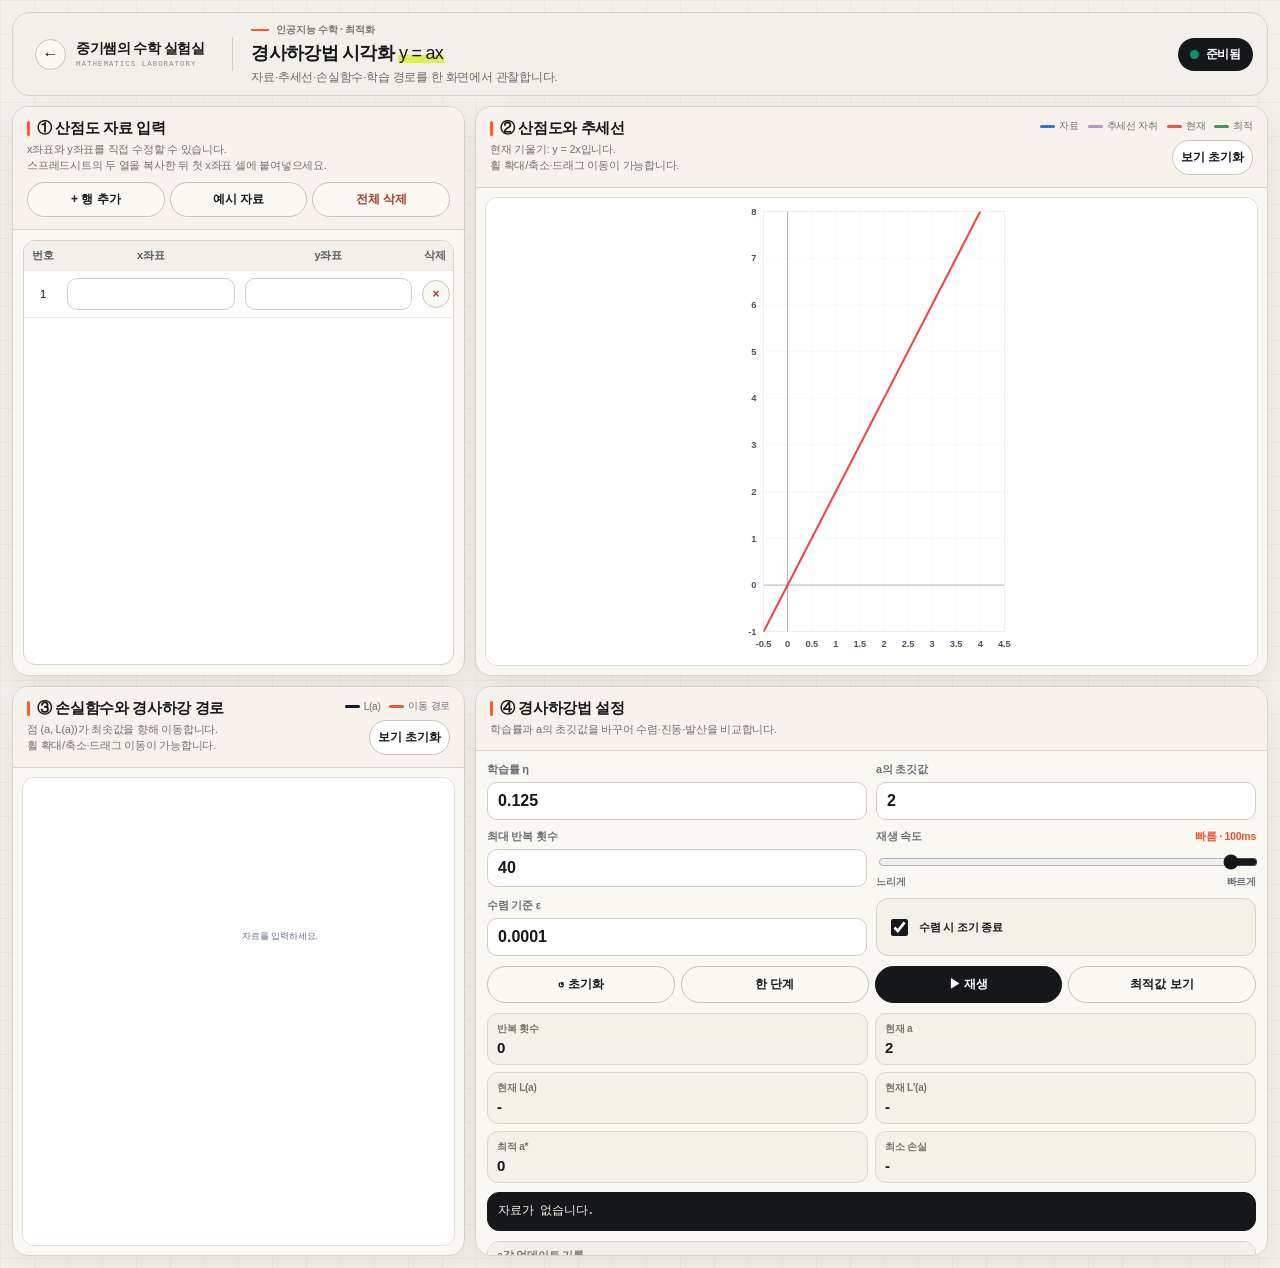
<file: gradient-descent-1/index.html>
<!DOCTYPE html>
<html lang="ko">
<head>
  <meta charset="UTF-8" />
  <meta name="viewport" content="width=device-width, initial-scale=1.0" />
  <title>경사하강법 시각화 — y = ax</title>
  <style>

    :root{
      --bg:#f3f6fa;
      --panel:#ffffff;
      --line:#d8dee8;
      --text:#172033;
      --muted:#667085;
      --accent:#2563eb;
      --accent-soft:#dbeafe;
      --danger:#dc2626;
      --ok:#059669;
      --shadow:0 5px 18px rgba(16,24,40,.08);
      --radius:14px;
    }
    *{box-sizing:border-box}
    html,body{width:100%;height:100%}
    body{
      margin:0;
      overflow:hidden;
      font-family:Inter, Pretendard, "Noto Sans KR", Arial, sans-serif;
      color:var(--text);
      background:var(--bg);
    }
    button,input{font:inherit}
    .app{
      width:auto;
      height:100vh;
      padding:9px;
      display:flex;
      flex-direction:column;
      gap:8px;
    }
    .topbar{
      min-height:48px;
      display:flex;
      gap:14px;
      justify-content:space-between;
      align-items:center;
      padding:0 4px;
    }
    .title-row{display:flex;align-items:baseline;gap:12px;min-width:0}
    h1{
      font-size:clamp(18px,1.35vw,25px);
      margin:0;
      white-space:nowrap;
    }
    .subtitle{
      margin:0;
      color:var(--muted);
      font-size:12px;
      line-height:1.4;
      overflow:hidden;
      text-overflow:ellipsis;
      white-space:nowrap;
    }
    .badge{
      display:inline-flex;
      align-items:center;
      gap:7px;
      background:var(--panel);
      border:1px solid var(--line);
      border-radius:999px;
      padding:7px 11px;
      box-shadow:var(--shadow);
      white-space:nowrap;
      font-size:12px;
      font-weight:750;
    }
    .back-link{
      display:inline-flex;
      align-items:center;
      flex:0 0 auto;
      color:var(--accent);
      font-size:13px;
      font-weight:850;
      text-decoration:none;
      white-space:nowrap;
    }
    .back-link:hover{text-decoration:underline}
    .dot{width:9px;height:9px;border-radius:50%;background:var(--ok)}
    .workspace{
      flex:1;
      min-height:0;
      display:grid;
      grid-template-columns:minmax(250px,.78fr) minmax(390px,1.35fr) minmax(390px,1.35fr) minmax(330px,1.02fr);
      gap:9px;
    }
    .panel{
      min-width:0;
      min-height:0;
      display:flex;
      flex-direction:column;
      background:var(--panel);
      border:1px solid var(--line);
      border-radius:var(--radius);
      box-shadow:var(--shadow);
      overflow:hidden;
    }
    .panel-head{
      flex:0 0 auto;
      min-height:64px;
      padding:11px 13px;
      border-bottom:1px solid var(--line);
      display:flex;
      justify-content:space-between;
      align-items:flex-start;
      gap:9px;
    }
    .panel-title{font-weight:850;font-size:15px;line-height:1.25}
    .panel-desc{color:var(--muted);font-size:11px;margin-top:4px;line-height:1.35}
    .sentence{display:block}
    .sentence + .sentence{margin-top:1px}
    .panel-body{
      flex:1;
      min-height:0;
      padding:10px;
    }
    .chart-panel .panel-body{display:flex;padding:8px}
    .chart-wrap{width:100%;height:100%;min-height:0}
    svg{
      width:100%;
      height:100%;
      display:block;
      background:#fff;
      border-radius:10px;
      overflow:hidden;
      user-select:none;
      -webkit-user-select:none;
      touch-action:none;
    }
    svg.chart-interactive{cursor:grab}
    svg.chart-interactive.dragging{cursor:grabbing}
    .chart-head-actions{
      display:flex;
      flex-direction:column;
      align-items:flex-end;
      gap:7px;
      min-width:0;
    }
    .view-reset{
      padding:5px 8px;
      font-size:10px;
      border-radius:8px;
    }
    .legend{
      display:flex;
      justify-content:flex-end;
      align-items:center;
      gap:9px;
      flex-wrap:wrap;
      font-size:10px;
      color:var(--muted);
    }
    .legend-item{display:flex;align-items:center;gap:4px;white-space:nowrap}
    .swatch{width:15px;height:3px;border-radius:3px;background:#111827}
    .swatch.blue{background:#2563eb}
    .swatch.red{background:#ef4444}
    .swatch.trace{background:#f43f5e;opacity:.9}
    .swatch.green{background:#16a34a}
    .data-panel .panel-head{display:block}
    .data-panel .panel-body{display:flex;flex-direction:column;min-height:0}
    .toolbar{
      display:grid;
      grid-template-columns:repeat(3,minmax(0,1fr));
      gap:5px;
      margin-top:9px;
    }
    .btn{
      border:1px solid var(--line);
      background:white;
      padding:8px 8px;
      border-radius:9px;
      cursor:pointer;
      font-weight:750;
      font-size:12px;
      transition:.15s ease;
      white-space:nowrap;
    }
    .btn:hover{transform:translateY(-1px);border-color:#aeb7c4}
    .btn.primary{background:var(--accent);color:white;border-color:var(--accent)}
    .btn.danger{color:var(--danger)}
    .icon-btn{width:28px;height:28px;padding:0;border-radius:8px}
    .table-wrap{
      flex:1;
      min-height:0;
      overflow:auto;
      border:1px solid var(--line);
      border-radius:10px;
    }
    table{width:100%;border-collapse:collapse;table-layout:fixed}
    th,td{
      padding:7px 5px;
      border-bottom:1px solid #edf0f3;
      text-align:center;
      font-size:11px;
    }
    th{
      position:sticky;
      top:0;
      background:#f8fafc;
      z-index:1;
      font-weight:800;
    }
    th:first-child{width:38px}
    th:last-child{width:36px}
    td input{
      width:100%;
      min-width:0;
      padding:8px 7px;
      border:1px solid var(--line);
      border-radius:8px;
      text-align:right;
      background:white;
      font-size:12px;
    }
    td input:focus,.control input:focus{
      outline:3px solid var(--accent-soft);
      border-color:var(--accent);
    }
    .settings-panel .panel-body{
      overflow:auto;
      padding:11px;
    }
    .controls{
      display:grid;
      grid-template-columns:repeat(2,minmax(0,1fr));
      gap:9px;
    }
    .control{display:flex;flex-direction:column;gap:5px}
    .control label{font-size:11px;color:var(--muted);font-weight:800}
    .control input{
      width:100%;
      padding:9px 10px;
      border:1px solid var(--line);
      border-radius:9px;
      font-weight:700;
    }
    .speed-control label{
      display:flex;
      justify-content:space-between;
      align-items:center;
      gap:8px;
    }
    .speed-value{
      color:var(--accent);
      font-size:10.5px;
      font-weight:850;
      font-variant-numeric:tabular-nums;
      white-space:nowrap;
    }
    .control input[type="range"]{
      padding:0;
      height:22px;
      border:0;
      border-radius:0;
      accent-color:var(--accent);
      cursor:pointer;
      direction:rtl;
      background:transparent;
    }
    .control input[type="range"]:focus{
      outline:3px solid var(--accent-soft);
      outline-offset:3px;
    }
    .speed-scale{
      display:flex;
      justify-content:space-between;
      color:var(--muted);
      font-size:9.5px;
      font-weight:750;
      margin-top:-4px;
    }
    .checkbox-control{
      justify-content:center;
      min-height:58px;
      padding:8px 10px;
      border:1px solid var(--line);
      border-radius:9px;
      background:#f8fafc;
    }
    .checkbox-control label{
      display:flex;
      align-items:center;
      gap:8px;
      color:var(--text);
      cursor:pointer;
      font-size:11px;
    }
    .checkbox-control input{
      width:17px;
      height:17px;
      padding:0;
      accent-color:var(--accent);
      cursor:pointer;
    }
    .control input:disabled{background:#eef2f6;color:#98a2b3;cursor:not-allowed}
    .actions{
      display:grid;
      grid-template-columns:repeat(4,minmax(0,1fr));
      gap:6px;
      margin-top:10px;
    }
    .actions .btn{padding:9px 5px}
    .metrics{
      display:grid;
      grid-template-columns:repeat(2,minmax(0,1fr));
      gap:7px;
      margin-top:10px;
    }
    .metric{
      background:#f8fafc;
      border:1px solid #e7ebf0;
      border-radius:10px;
      padding:8px 9px;
      min-width:0;
    }
    .metric .label{color:var(--muted);font-size:10px;font-weight:800;margin-bottom:3px}
    .metric .value{
      font-size:15px;
      font-weight:850;
      font-variant-numeric:tabular-nums;
      overflow:hidden;
      text-overflow:ellipsis;
      white-space:nowrap;
    }
    .formula{
      margin-top:9px;
      background:#0f172a;
      color:#e2e8f0;
      border-radius:10px;
      padding:9px 10px;
      line-height:1.55;
      font-size:12px;
      font-family:ui-monospace,SFMono-Regular,Consolas,monospace;
      overflow:auto;
    }
    .history-wrap{
      max-height:190px;
      overflow:auto;
      border:1px solid var(--line);
      border-radius:10px;
      margin-top:10px;
      background:#fff;
    }
    .history-title{
      position:sticky;
      top:0;
      z-index:2;
      padding:7px 9px;
      background:#f8fafc;
      border-bottom:1px solid #edf0f3;
      font-size:10.8px;
      color:var(--muted);
      font-weight:850;
    }
    .history-wrap table{table-layout:fixed}
    .history-wrap th,.history-wrap td{font-size:10.8px;padding:6px 4px}
    .history-wrap th{top:28px}
    .status{
      margin-top:8px;
      min-height:19px;
      font-size:11px;
      line-height:1.4;
      font-weight:750;
      color:var(--muted);
    }
    .status.error{color:var(--danger)}
    .status.ok{color:var(--ok)}
    .note{
      margin-top:7px;
      padding:8px 9px;
      border-radius:9px;
      background:#fff7ed;
      border:1px solid #fed7aa;
      color:#9a3412;
      font-size:10.5px;
      line-height:1.45;
    }
    @media (max-width:1350px){
      body{overflow-x:hidden;overflow-y:auto}
      .app{height:auto;min-height:100vh}
      .workspace{
        grid-template-columns:minmax(280px,.8fr) minmax(480px,1.4fr);
        grid-auto-rows:minmax(570px,calc(50vh - 10px));
      }
      .settings-panel,.loss-panel{grid-column:auto}
      .subtitle{white-space:normal}
    }
    @media (max-width:820px){
      .workspace{grid-template-columns:1fr;grid-auto-rows:minmax(540px,auto)}
      .topbar{align-items:flex-start}
      .title-row{display:block}
      .subtitle{margin-top:4px}
      .badge{display:none}
    }
    @media (max-width:520px){
      .app{padding:6px}
      .controls{grid-template-columns:1fr}
      .actions{grid-template-columns:repeat(2,1fr)}
      .panel-head{min-height:auto}
    }


    /* ===== 중기쌤의 수학 실험실 테마 ===== */
    :root{
      --bg:#f2f0e9;
      --panel:#fbf9f3;
      --panel-strong:#ffffff;
      --line:#d8d2c7;
      --text:#15171a;
      --muted:#6b6f74;
      --accent:#ff5a30;
      --accent-soft:#ffe3da;
      --lime:#d9f24f;
      --lime-soft:#eef7b2;
      --danger:#c74432;
      --ok:#32825a;
      --shadow:0 10px 28px rgba(21,23,26,.055);
      --radius:16px;
    }

    body{
      background:
        linear-gradient(rgba(21,23,26,.035) 1px, transparent 1px),
        linear-gradient(90deg, rgba(21,23,26,.035) 1px, transparent 1px),
        var(--bg);
      background-size:34px 34px;
      color:var(--text);
      font-family:Pretendard,"Apple SD Gothic Neo","Noto Sans KR",-apple-system,BlinkMacSystemFont,sans-serif;
      letter-spacing:-.015em;
    }

    .app{width:100vw;padding:12px;gap:10px}

    .topbar{
      min-height:72px;
      padding:10px 14px;
      background:rgba(242,240,233,.90);
      border:1px solid var(--line);
      border-radius:18px;
      backdrop-filter:blur(14px);
      box-shadow:none;
    }

    .brand-area{display:flex;align-items:center;gap:18px;min-width:0}
    .home-link{
      display:flex;align-items:center;gap:10px;flex:none;
      color:var(--text);text-decoration:none;
      padding:7px 10px 7px 8px;border-radius:12px;
      transition:background .18s ease;
    }
    .home-link:hover{background:#e7e3d9}
    .home-arrow{
      width:31px;height:31px;border:1px solid #c9c4b8;border-radius:50%;
      display:grid;place-items:center;font-size:16px;line-height:1;background:#fbf9f3;
    }
    .brand-copy{display:block;line-height:1.15}
    .brand-copy strong{display:block;font-size:14px;font-weight:800;letter-spacing:-.035em}
    .brand-copy small{
      display:block;margin-top:4px;color:#8a8d90;
      font-family:ui-monospace,SFMono-Regular,Consolas,monospace;
      font-size:7.5px;letter-spacing:.13em;white-space:nowrap;
    }
    .top-divider{width:1px;height:34px;background:#d3cec3;flex:none}

    .title-row{display:block;min-width:0}
    .eyebrow{
      display:flex;align-items:center;gap:7px;margin-bottom:4px;
      color:#7b7770;font-size:10px;font-weight:750;white-space:nowrap;
    }
    .eyebrow span{display:block;width:18px;height:2px;background:var(--accent)}

    h1{
      font-size:clamp(18px,1.25vw,24px);
      font-weight:800;letter-spacing:-.04em;white-space:nowrap;
    }
    h1 em{
      font-style:normal;font-weight:500;
      background:linear-gradient(transparent 60%,var(--lime) 0);
      padding:0 .04em;
    }
    .subtitle{margin-top:4px;color:#666b6f;font-size:11.5px}
    .badge{
      background:#15171a;color:#fff;border:0;box-shadow:none;
      padding:8px 12px;font-weight:700;
    }
    .dot{background:#73c48f}

    .workspace{gap:10px}
    .panel{
      background:rgba(251,249,243,.96);
      border:1px solid var(--line);
      border-radius:var(--radius);
      box-shadow:var(--shadow);
    }
    .panel-head{
      background:rgba(247,244,236,.92);
      border-bottom:1px solid var(--line);
      padding:12px 14px;
    }
    .panel-title{
      font-size:15px;font-weight:800;letter-spacing:-.025em;
      position:relative;padding-left:10px;
    }
    .panel-title::before{
      content:"";position:absolute;left:0;top:.15em;bottom:.15em;
      width:3px;border-radius:3px;background:var(--accent);
    }
    .panel-desc{color:#74716b}
    .panel-body{background:transparent}
    .chart-panel .panel-body{padding:9px}
    .chart-wrap{background:#fff;border-radius:12px;border:1px solid #e3ded4;overflow:hidden}
    svg{border-radius:11px}

    .btn{
      border:1px solid #c9c4b8;background:#fbf9f3;color:#15171a;
      border-radius:999px;font-weight:700;box-shadow:none;
      transition:background .15s ease,border-color .15s ease,transform .15s ease;
    }
    .btn:hover{transform:translateY(-1px);border-color:#15171a;background:#f2efe6}
    .btn.primary{background:#15171a;color:#fff;border-color:#15171a}
    .btn.primary:hover{background:#2b2e31}
    .btn.danger{color:#a73b2c}
    .view-reset{background:#fff}

    .table-wrap,.history-wrap{
      border:1px solid var(--line);border-radius:12px;background:#fff;
    }
    .history-title{background:#f3f0e8;border-bottom:1px solid var(--line);color:#77736d}
    th{background:#f3f0e8;color:#555a5e;border-bottom:1px solid var(--line)}
    th,td{border-bottom-color:#eee9df}
    td input,.control input{
      border:1px solid #d3cec3;background:#fff;color:#15171a;border-radius:10px;
    }
    td input:focus,.control input:focus{
      outline:3px solid rgba(217,242,79,.42);border-color:#9aa64b;
    }

    .checkbox-control{
      border:1px solid #d8d2c7;background:#f4f1e9;border-radius:12px;
    }
    .checkbox-control input,.control input[type="range"]{accent-color:#15171a}
    .speed-value{color:#e55331}

    .metric{
      background:#f4f1e9;border:1px solid #ddd7cc;border-radius:11px;
    }
    .metric .label{color:#77736d}
    .metric .value{color:#15171a}

    .formula{
      background:#15171a;color:#f6f2e9;border-radius:12px;
      border:1px solid #15171a;
    }
    .note{
      background:#f7f4dc;border:1px solid #ddd68a;color:#625d28;border-radius:11px;
    }
    .status.ok{color:#32724f}.status.error{color:#b44634}

    .swatch.blue{background:#3477c9}
    .swatch.red{background:#e45a43}
    .swatch.trace{background:#9a76c7;opacity:.75}
    .swatch.green{background:#4b9367}

    @media (max-width:1080px){
      .brand-copy small{display:none}
      .brand-copy strong{font-size:13px}
      .top-divider{height:28px}
    }
    @media (max-width:820px){
      .topbar{align-items:stretch;gap:9px}
      .brand-area{align-items:flex-start}
      .home-link{padding-left:2px}
      .top-divider{display:none}
      .brand-copy{display:none}
      .title-row{flex:1}
      h1{white-space:normal}
      .eyebrow{white-space:normal}
    }
    @media (max-width:520px){
      .app{padding:7px}
      .topbar{border-radius:14px;padding:9px 10px}
      .home-arrow{width:34px;height:34px}
      h1{font-size:20px;line-height:1.25}
      h1 em{display:inline-block}
      .subtitle{font-size:11px;white-space:normal}
      .panel{border-radius:14px}
      .panel-head{padding:12px}
      .btn{min-height:40px}
    }

  </style>
</head>
<body>

<div class="app">
  <div class="topbar">
    <div class="brand-area">
      <a class="home-link" href="../#tools" aria-label="중기쌤의 수학 실험실 메인으로">
        <span class="home-arrow">←</span>
        <span class="brand-copy">
          <strong>중기쌤의 수학 실험실</strong>
          <small>MATHEMATICS LABORATORY</small>
        </span>
      </a>
      <span class="top-divider" aria-hidden="true"></span>
      <div class="title-row">
        <div class="eyebrow"><span></span>인공지능 수학 · 최적화</div>
        <h1>경사하강법 시각화 <em>y = ax</em></h1>
        <p class="subtitle">자료·추세선·손실함수·학습 경로를 한 화면에서 관찰합니다.</p>
      </div>
    </div>
    <div class="badge"><span class="dot" id="runDot"></span><span id="runLabel">준비됨</span></div>
  </div>

  <section class="workspace">
    <article class="panel data-panel">
      <div class="panel-head">
        <div>
          <div class="panel-title">① 산점도 자료 입력</div>
          <div class="panel-desc"><span class="sentence">x좌표와 y좌표를 직접 수정할 수 있습니다.</span><span class="sentence">스프레드시트의 두 열을 복사한 뒤 첫 x좌표 셀에 붙여넣으세요.</span></div>
        </div>
        <div class="toolbar">
          <button class="btn" id="addRowBtn">+ 행 추가</button>
          <button class="btn" id="sampleBtn">예시 자료</button>
          <button class="btn danger" id="clearBtn">전체 삭제</button>
        </div>
      </div>
      <div class="panel-body">
        <div class="table-wrap">
          <table>
            <thead>
              <tr><th>번호</th><th>x좌표</th><th>y좌표</th><th>삭제</th></tr>
            </thead>
            <tbody id="dataBody"></tbody>
          </table>
        </div>
      </div>
    </article>

    <article class="panel chart-panel scatter-panel">
      <div class="panel-head">
        <div>
          <div class="panel-title">② 산점도와 추세선</div>
          <div class="panel-desc"><span class="sentence">현재 기울기: y = <span id="lineSlopeLabel">1.000</span>x입니다.</span><span class="sentence">휠 확대/축소·드래그 이동이 가능합니다.</span></div>
        </div>
        <div class="chart-head-actions">
          <div class="legend">
            <span class="legend-item"><span class="swatch blue"></span>자료</span>
            <span class="legend-item"><span class="swatch trace"></span>추세선 자취</span>
            <span class="legend-item"><span class="swatch red"></span>현재</span>
            <span class="legend-item"><span class="swatch green"></span>최적</span>
          </div>
          <button class="btn view-reset" id="scatterResetView" title="산점도 좌표 범위를 처음 상태로 되돌립니다.">보기 초기화</button>
        </div>
      </div>
      <div class="panel-body">
        <div class="chart-wrap"><svg id="scatterSvg" class="chart-interactive" viewBox="0 0 560 900" aria-label="산점도와 추세선"></svg></div>
      </div>
    </article>

    <article class="panel chart-panel loss-panel">
      <div class="panel-head">
        <div>
          <div class="panel-title">③ 손실함수와 경사하강 경로</div>
          <div class="panel-desc"><span class="sentence">점 (a, L(a))가 최솟값을 향해 이동합니다.</span><span class="sentence">휠 확대/축소·드래그 이동이 가능합니다.</span></div>
        </div>
        <div class="chart-head-actions">
          <div class="legend">
            <span class="legend-item"><span class="swatch"></span>L(a)</span>
            <span class="legend-item"><span class="swatch red"></span>이동 경로</span>
          </div>
          <button class="btn view-reset" id="lossResetView" title="손실함수 좌표 범위를 처음 상태로 되돌립니다.">보기 초기화</button>
        </div>
      </div>
      <div class="panel-body">
        <div class="chart-wrap"><svg id="lossSvg" class="chart-interactive" viewBox="0 0 560 900" aria-label="손실함수와 경사하강 경로"></svg></div>
      </div>
    </article>

    <article class="panel settings-panel">
      <div class="panel-head">
        <div>
          <div class="panel-title">④ 경사하강법 설정</div>
          <div class="panel-desc"><span class="sentence">학습률과 a의 초깃값을 바꾸어 수렴·진동·발산을 비교합니다.</span></div>
        </div>
      </div>
      <div class="panel-body">
        <div class="controls">
          <div class="control">
            <label for="learningRate">학습률 η</label>
            <input id="learningRate" type="number" value="0.125" min="0.000001" step="0.01">
          </div>
          <div class="control">
            <label for="initialA">a의 초깃값</label>
            <input id="initialA" type="number" value="2" step="0.1">
          </div>
          <div class="control">
            <label for="maxIter">최대 반복 횟수</label>
            <input id="maxIter" type="number" value="40" min="1" max="500" step="1">
          </div>
          <div class="control speed-control">
            <label for="speed"><span>재생 속도</span><span class="speed-value" id="speedValue">빠름 · 100ms</span></label>
            <input id="speed" type="range" value="100" min="40" max="1200" step="10" aria-label="재생 속도 조절">
            <div class="speed-scale"><span>느리게</span><span>빠르게</span></div>
          </div>
          <div class="control">
            <label for="epsilon">수렴 기준 ε</label>
            <input id="epsilon" type="number" value="0.0001" min="0.000000000001" step="0.0001" aria-label="수렴 기준 엡실론">
          </div>
          <div class="control checkbox-control">
            <label for="earlyStop"><input id="earlyStop" type="checkbox" checked> 수렴 시 조기 종료</label>
          </div>
        </div>

        <div class="actions">
          <button class="btn" id="resetBtn">↺ 초기화</button>
          <button class="btn" id="stepBtn">한 단계</button>
          <button class="btn primary" id="playBtn">▶ 재생</button>
          <button class="btn" id="toOptimumBtn">최적값 보기</button>
        </div>

        <div class="metrics">
          <div class="metric"><div class="label">반복 횟수</div><div class="value" id="iterValue">0</div></div>
          <div class="metric"><div class="label">현재 a</div><div class="value" id="aValue">1.0000</div></div>
          <div class="metric"><div class="label">현재 L(a)</div><div class="value" id="lossValue">-</div></div>
          <div class="metric"><div class="label">현재 L′(a)</div><div class="value" id="gradValue">-</div></div>
          <div class="metric"><div class="label">최적 a*</div><div class="value" id="optAValue">-</div></div>
          <div class="metric"><div class="label">최소 손실</div><div class="value" id="minLossValue">-</div></div>
        </div>

        <div class="formula" id="formulaBox"></div>
        <div class="history-wrap" aria-label="a값 업데이트 기록">
          <div class="history-title">a값 업데이트 기록</div>
          <table>
            <thead><tr><th>k</th><th>aₖ</th><th>L′(aₖ)</th><th>aₖ₊₁</th></tr></thead>
            <tbody id="historyBody"></tbody>
          </table>
        </div>
        <div class="status" id="statusBox"></div>
        <div class="note">
          <span class="sentence">손실함수는 <b>MSE = (1/n)Σ(yᵢ − axᵢ)²</b>입니다.</span><span class="sentence">그래프 위에서 휠로 확대·축소하고 드래그로 이동할 수 있습니다.</span><span class="sentence">조기 종료를 사용하면 <b>|L′(a)| ≤ ε</b>일 때 멈춥니다.</span><span class="sentence">a값 업데이트 기록은 아래 표에 누적됩니다.</span>
        </div>
      </div>
    </article>
  </section>
</div>

<script>
(() => {
  const NS = "http://www.w3.org/2000/svg";
  const $ = (id) => document.getElementById(id);

  const state = {
    data: [
      {x:NaN,y:NaN}
    ],
    a: 2,
    iteration: 0,
    history: [],
    timer: null,
    playing: false,
    previewOptimum: false,
    view: null,
    baseView: null,
    drag: null
  };

  const els = {
    dataBody:$("dataBody"),
    scatter:$("scatterSvg"),
    loss:$("lossSvg"),
    lr:$("learningRate"),
    initialA:$("initialA"),
    maxIter:$("maxIter"),
    speed:$("speed"),
    speedValue:$("speedValue"),
    epsilon:$("epsilon"),
    earlyStop:$("earlyStop"),
    play:$("playBtn"),
    historyBody:$("historyBody"),
    status:$("statusBox"),
    runDot:$("runDot"),
    runLabel:$("runLabel")
  };

  function finiteData(){
    return state.data.filter(p => Number.isFinite(p.x) && Number.isFinite(p.y));
  }

  function coeffs(){
    const d = finiteData();
    const n = d.length;
    if(!n) return {A:0,B:0,C:0,n:0};
    let sx2=0, sxy=0, sy2=0;
    d.forEach(({x,y}) => {
      sx2 += x*x;
      sxy += x*y;
      sy2 += y*y;
    });
    return {A:sx2/n, B:-2*sxy/n, C:sy2/n, n};
  }

  function loss(a){
    const {A,B,C,n} = coeffs();
    return n ? A*a*a + B*a + C : NaN;
  }

  function grad(a){
    const {A,B,n} = coeffs();
    return n ? 2*A*a + B : NaN;
  }

  function optimum(){
    const {A,B,n} = coeffs();
    if(!n || Math.abs(A)<1e-14) return {a:0, loss:loss(0)};
    const a = -B/(2*A);
    return {a,loss:loss(a)};
  }

  function fmt(v,d=4){
    if(!Number.isFinite(v)) return "-";
    if(Math.abs(v)>=1e6 || (Math.abs(v)>0 && Math.abs(v)<1e-5)) return v.toExponential(3);
    return v.toFixed(d).replace(/\.?0+$/,"");
  }

  function niceStep(range, target=8){
    if(!Number.isFinite(range) || range<=0) return 1;
    const rough=range/target;
    const pow=Math.pow(10,Math.floor(Math.log10(rough)));
    const n=rough/pow;
    const nice=n<1.5?1:n<3?2:n<7?5:10;
    return nice*pow;
  }

  function paddedRange(values, includeZero=true, minSpan=2){
    let arr=values.filter(Number.isFinite);
    if(includeZero) arr.push(0);
    if(!arr.length) return [-1,1];
    let min=Math.min(...arr), max=Math.max(...arr);
    if(min===max){min-=1;max+=1}
    let span=Math.max(max-min,minSpan);
    let pad=span*.14;
    return [min-pad,max+pad];
  }


  function convergenceSettings(){
    const epsilon=Number(els.epsilon.value);
    return {
      enabled:els.earlyStop.checked,
      epsilon:Number.isFinite(epsilon)&&epsilon>0?epsilon:0.0001
    };
  }

  function simulateTrajectory(){
    const eta=Number(els.lr.value);
    const maxIter=Math.min(500,Math.max(1,Number(els.maxIter.value)||1));
    const convergence=convergenceSettings();
    let a=Number(els.initialA.value);
    if(!Number.isFinite(a)) a=0;
    const points=[{a,L:loss(a)}];
    if(!Number.isFinite(eta)||eta<=0) return points;
    for(let i=0;i<maxIter;i++){
      if(convergence.enabled && Math.abs(grad(a))<=convergence.epsilon) break;
      const next=a-eta*grad(a);
      const L=loss(next);
      if(!Number.isFinite(next)||!Number.isFinite(L)) break;
      points.push({a:next,L});
      a=next;
      if(Math.abs(a)>1e6||Math.abs(L)>1e15) break;
    }
    return points;
  }

  function computeLockedRanges(){
    const d=finiteData();
    if(!d.length){
      const computed={scatterX:[-0.5,4.5],scatterY:[-1,8],lossX:[-1,3],lossY:[0,10]};
      state.baseView=cloneView(computed);
      state.view=cloneView(computed);
      return;
    }

    const opt=optimum();
    const trajectory=simulateTrajectory();
    let initial=Number(els.initialA.value);
    if(!Number.isFinite(initial)) initial=0;

    // 산점도 좌표축: 자료의 실제 범위를 중심으로 여백을 작게 둡니다.
    const xValues=d.map(p=>p.x);
    const rawXMin=Math.min(0,...xValues);
    const rawXMax=Math.max(0,...xValues);
    const rawXSpan=Math.max(rawXMax-rawXMin,1);
    const xPad=Math.max(rawXSpan*.055,.22);
    const scatterX=[rawXMin-xPad,rawXMax+xPad];

    const yValues=d.map(p=>p.y);
    const rawYMin=Math.min(0,...yValues);
    const rawYMax=Math.max(0,...yValues);
    const rawYSpan=Math.max(rawYMax-rawYMin,2);
    const dataXMin=Math.min(...xValues,0);
    const dataXMax=Math.max(...xValues,0);

    // 정상적인 학습 경로만 축 범위 계산에 반영합니다.
    // 큰 발산값은 좌표축을 과도하게 늘리지 않고 화면 밖으로 잘리도록 합니다.
    const slopeLimit=(Math.max(Math.abs(rawYMin),Math.abs(rawYMax),1)+rawYSpan*2.2) /
      Math.max(Math.abs(dataXMin),Math.abs(dataXMax),1);
    const slopeCandidates=[initial,opt.a,...trajectory.map(p=>p.a)]
      .filter(Number.isFinite)
      .filter(a=>Math.abs(a)<=Math.max(2,slopeLimit));

    const lineY=[];
    slopeCandidates.forEach(a=>{
      lineY.push(a*dataXMin,a*dataXMax);
    });
    // 최적선과 초기선은 가능하면 항상 보이도록 하되 극단값은 제외합니다.
    [initial,opt.a].filter(Number.isFinite).forEach(a=>{
      const vals=[a*dataXMin,a*dataXMax];
      if(vals.every(v=>Math.abs(v)<=Math.max(8,Math.abs(rawYMax)+rawYSpan*3))){
        lineY.push(...vals);
      }
    });

    let scatterYMin=Math.min(0,...yValues,...lineY);
    let scatterYMax=Math.max(0,...yValues,...lineY);
    let scatterYSpan=Math.max(scatterYMax-scatterYMin,3);
    const yPad=Math.max(scatterYSpan*.075,.35);
    let scatterY=[scatterYMin-yPad,scatterYMax+yPad];

    // 양수 자료가 대부분일 때 아래쪽 빈 공간이 지나치게 커지지 않도록 조정합니다.
    if(rawYMin>=0 && scatterY[0]<-rawYSpan*.18){
      scatterY[0]=-rawYSpan*.10;
    }

    // 손실함수 x축: 초기값·최적값·실제 경로를 포함하되,
    // 최적점 주변을 필요 이상으로 넓게 잡지 않습니다.
    const baseDistance=Math.max(Math.abs(initial-opt.a),.12);
    const allowedDistance=Math.max(.45,baseDistance*6+0.5);
    const meaningfulA=trajectory.map(p=>p.a)
      .filter(Number.isFinite)
      .filter(a=>Math.abs(a-opt.a)<=allowedDistance)
      .concat([initial,opt.a]);

    let half=Math.max(
      .18,
      ...meaningfulA.filter(Number.isFinite).map(a=>Math.abs(a-opt.a))
    );
    half=Math.min(20,half*1.22);
    const lossX=[opt.a-half,opt.a+half];

    const lossSamples=[];
    for(let i=0;i<=300;i++){
      const a=lossX[0]+(lossX[1]-lossX[0])*i/300;
      lossSamples.push(loss(a));
    }
    const finiteLoss=lossSamples.filter(Number.isFinite);
    const minL=Number.isFinite(opt.loss)?opt.loss:Math.min(...finiteLoss);
    const maxL=Math.max(...finiteLoss);
    const rise=Math.max(maxL-minL,.1);

    // 최솟값이 0에서 충분히 떨어져 있으면 최솟값 주변을 확대하여
    // 손실함수의 변화가 더 잘 보이도록 합니다.
    let lossYMin;
    if(minL>rise*1.45){
      lossYMin=Math.max(0,minL-rise*.22);
    }else{
      lossYMin=0;
    }
    let lossYMax=maxL+Math.max(rise*.10,.12);
    if(lossYMax-lossYMin<.8){
      const mid=(lossYMax+lossYMin)/2;
      lossYMin=Math.max(0,mid-.4);
      lossYMax=mid+.4;
    }
    const lossY=[lossYMin,lossYMax];

    const computed={scatterX,scatterY,lossX,lossY};
    state.baseView=cloneView(computed);
    state.view=cloneView(computed);
  }

  function cloneView(view){
    return {
      scatterX:[...view.scatterX],
      scatterY:[...view.scatterY],
      lossX:[...view.lossX],
      lossY:[...view.lossY]
    };
  }

  function sEl(tag,attrs={},text=""){
    const el=document.createElementNS(NS,tag);
    Object.entries(attrs).forEach(([k,v]) => el.setAttribute(k,v));
    if(text) el.textContent=text;
    return el;
  }

  function clearSvg(svg){ while(svg.firstChild) svg.removeChild(svg.firstChild); }


  function drawAxes(svg,xRange,yRange,margin={l:72,r:24,t:26,b:64}){
    const vb=svg.viewBox.baseVal;
    const W=vb.width,H=vb.height;
    const pw=W-margin.l-margin.r, ph=H-margin.t-margin.b;
    const sx=x=>margin.l+(x-xRange[0])/(xRange[1]-xRange[0])*pw;
    const sy=y=>margin.t+(yRange[1]-y)/(yRange[1]-yRange[0])*ph;

    const clipId=`clip-${svg.id}`;
    const defs=sEl("defs");
    const clip=sEl("clipPath",{id:clipId});
    clip.appendChild(sEl("rect",{x:margin.l,y:margin.t,width:pw,height:ph}));
    defs.appendChild(clip);
    svg.appendChild(defs);

    const bg=sEl("rect",{x:margin.l,y:margin.t,width:pw,height:ph,fill:"#ffffff",stroke:"#d9dee5"});
    svg.appendChild(bg);

    const xStep=niceStep(xRange[1]-xRange[0]);
    const yStep=niceStep(yRange[1]-yRange[0]);

    for(let x=Math.ceil(xRange[0]/xStep)*xStep; x<=xRange[1]+1e-10; x+=xStep){
      const X=sx(x);
      svg.appendChild(sEl("line",{x1:X,y1:margin.t,x2:X,y2:H-margin.b,stroke:"#edf0f3","stroke-width":1}));
      svg.appendChild(sEl("text",{x:X,y:H-margin.b+30,"text-anchor":"middle",fill:"#475467","font-size":18,"font-weight":700},fmt(x,2)));
    }
    for(let y=Math.ceil(yRange[0]/yStep)*yStep; y<=yRange[1]+1e-10; y+=yStep){
      const Y=sy(y);
      svg.appendChild(sEl("line",{x1:margin.l,y1:Y,x2:W-margin.r,y2:Y,stroke:"#edf0f3","stroke-width":1}));
      svg.appendChild(sEl("text",{x:margin.l-14,y:Y+6,"text-anchor":"end",fill:"#475467","font-size":18,"font-weight":700},fmt(y,2)));
    }

    if(xRange[0]<=0 && 0<=xRange[1]){
      svg.appendChild(sEl("line",{x1:sx(0),y1:margin.t,x2:sx(0),y2:H-margin.b,stroke:"#98a2b3","stroke-width":1.5}));
    }
    if(yRange[0]<=0 && 0<=yRange[1]){
      svg.appendChild(sEl("line",{x1:margin.l,y1:sy(0),x2:W-margin.r,y2:sy(0),stroke:"#98a2b3","stroke-width":1.5}));
    }

    return {sx,sy,W,H,margin,pw,ph,clipId};
  }


  function drawScatter(){
    const svg=els.scatter;
    clearSvg(svg);
    const d=finiteData();
    if(!state.view) computeLockedRanges();
    const opt=optimum();
    const xr=state.view.scatterX;
    const yr=state.view.scatterY;
    const {sx,sy,clipId}=drawAxes(svg,xr,yr);
    const plot=sEl("g",{"clip-path":`url(#${clipId})`});
    svg.appendChild(plot);

    const line=(a,color,width,dash="",opacity=.95)=>{
      const y1=a*xr[0],y2=a*xr[1];
      plot.appendChild(sEl("line",{
        x1:sx(xr[0]),y1:sy(y1),x2:sx(xr[1]),y2:sy(y2),
        stroke:color,"stroke-width":width,"stroke-dasharray":dash,
        "stroke-linecap":"round",opacity
      }));
    };

    // 모든 반복 단계의 추세선을 누적합니다. 이미 표시된 선의 위치와 농도는 바뀌지 않습니다.
    const trail=state.history.slice(0,-1).filter(h=>Number.isFinite(h.a));
    trail.forEach((h)=>{
      line(h.a,"#f43f5e",1.45,"",.36);
    });

    if(state.previewOptimum){
      line(opt.a,"#16a34a",3.2,"9 7",.95);
      const labelX=xr[1]-(xr[1]-xr[0])*.05;
      const labelY=opt.a*labelX;
      if(Number.isFinite(labelY) && labelY>=yr[0] && labelY<=yr[1]){
        svg.appendChild(sEl("text",{x:sx(labelX)-4,y:sy(labelY)-12,"text-anchor":"end",fill:"#15803d","font-size":14,"font-weight":850},`최적 y = ${fmt(opt.a,3)}x`));
      }
    }
    line(state.a,"#ef4444",4,"",.98);

    d.forEach((p)=>{
      plot.appendChild(sEl("circle",{cx:sx(p.x),cy:sy(p.y),r:8.5,fill:"#2563eb",stroke:"#fff","stroke-width":2.4}));
      svg.appendChild(sEl("text",{x:sx(p.x)+11,y:sy(p.y)-11,fill:"#334155","font-size":13,"font-weight":700},`(${fmt(p.x,2)}, ${fmt(p.y,2)})`));
    });

    $("lineSlopeLabel").textContent=fmt(state.a,3);
  }


  function drawLoss(){
    const svg=els.loss;
    clearSvg(svg);
    const {n}=coeffs();
    if(!n){
      svg.appendChild(sEl("text",{x:360,y:310,"text-anchor":"middle",fill:"#667085","font-size":18},"자료를 입력하세요."));
      return;
    }
    if(!state.view) computeLockedRanges();

    const xr=state.view.lossX;
    const yr=state.view.lossY;
    const samples=[];
    for(let i=0;i<=240;i++){
      const a=xr[0]+(xr[1]-xr[0])*i/240;
      samples.push({a,L:loss(a)});
    }

    const {sx,sy,clipId}=drawAxes(svg,xr,yr);
    const plot=sEl("g",{"clip-path":`url(#${clipId})`});
    svg.appendChild(plot);

    let path="";
    samples.forEach((p,i)=>{path+=(i?"L":"M")+sx(p.a)+" "+sy(p.L)+" ";});
    plot.appendChild(sEl("path",{d:path,fill:"none",stroke:"#111827","stroke-width":3,"stroke-linejoin":"round"}));

    const opt=optimum();
    if(state.previewOptimum){
      plot.appendChild(sEl("line",{x1:sx(opt.a),y1:sy(yr[0]),x2:sx(opt.a),y2:sy(opt.loss),stroke:"#16a34a","stroke-dasharray":"7 6","stroke-width":2}));
      plot.appendChild(sEl("circle",{cx:sx(opt.a),cy:sy(opt.loss),r:7.5,fill:"#16a34a",stroke:"#fff","stroke-width":2.2}));
      svg.appendChild(sEl("text",{x:sx(opt.a)+12,y:sy(opt.loss)-15,fill:"#15803d","font-size":14,"font-weight":850},
        `꼭짓점 (${fmt(opt.a,3)}, ${fmt(opt.loss,3)})`));
    }

    const visible=state.history.filter(h=>Number.isFinite(h.a)&&Number.isFinite(h.L));
    if(visible.length>1){
      let hp="";
      visible.forEach((p,i)=>hp+=(i?"L":"M")+sx(p.a)+" "+sy(p.L)+" ");
      plot.appendChild(sEl("path",{d:hp,fill:"none",stroke:"#ef4444","stroke-width":2.5,opacity:.8}));
    }
    visible.forEach((p,i)=>{
      const current=i===visible.length-1;
      plot.appendChild(sEl("circle",{
        cx:sx(p.a),cy:sy(p.L),r:current?8.5:5.5,
        fill:current?"#ef4444":"#fb7185",stroke:"#fff","stroke-width":current?2.4:1.7,
        opacity:current?1:.82
      }));
    });

    const cL=loss(state.a);
    if(Number.isFinite(cL) && state.a>=xr[0]&&state.a<=xr[1]&&cL>=yr[0]&&cL<=yr[1]){
      svg.appendChild(sEl("text",{x:sx(state.a)+10,y:sy(cL)-12,fill:"#b91c1c","font-size":14,"font-weight":800},
        `(${fmt(state.a,3)}, ${fmt(cL,3)})`));
    }
  }

  function parseSpreadsheetNumber(value){
    const cleaned=String(value ?? "")
      .trim()
      .replace(/[−–—]/g,"-")
      .replace(/,/g,"");
    if(cleaned==="") return null;
    const number=Number(cleaned);
    return Number.isFinite(number)?number:null;
  }

  function handleSpreadsheetPaste(event){
    const text=event.clipboardData?.getData("text/plain") ?? "";
    if(!/[\t\r\n]/.test(text)) return;

    const startRow=Number(event.currentTarget.dataset.i);
    const startColumn=event.currentTarget.dataset.key==="y"?1:0;
    const rawRows=text.replace(/\r/g,"").split("\n");
    const rows=rawRows
      .map(row=>row.split("\t"))
      .filter(cells=>cells.some(cell=>parseSpreadsheetNumber(cell)!==null));

    if(!rows.length) return;
    event.preventDefault();

    let writtenRows=0;
    rows.forEach((cells,rowOffset)=>{
      const targetRow=startRow+writtenRows;
      while(state.data.length<=targetRow) state.data.push({x:NaN,y:NaN});

      let wrote=false;
      cells.forEach((cell,columnOffset)=>{
        const targetColumn=startColumn+columnOffset;
        if(targetColumn>1) return;
        const value=parseSpreadsheetNumber(cell);
        if(value===null) return;
        state.data[targetRow][targetColumn===0?"x":"y"]=value;
        wrote=true;
      });
      if(wrote) writtenRows++;
    });

    renderTable();
    resetSimulation(false);
    setStatus(`스프레드시트에서 ${writtenRows}개 행을 붙여넣었습니다.`,"ok");
  }

  function renderTable(){
    els.dataBody.innerHTML="";
    state.data.forEach((p,i)=>{
      const tr=document.createElement("tr");
      const xValue=Number.isFinite(p.x)?p.x:"";
      const yValue=Number.isFinite(p.y)?p.y:"";
      tr.innerHTML=`
        <td>${i+1}</td>
        <td><input type="number" step="any" value="${xValue}" data-i="${i}" data-key="x" aria-label="${i+1}행 x좌표"></td>
        <td><input type="number" step="any" value="${yValue}" data-i="${i}" data-key="y" aria-label="${i+1}행 y좌표"></td>
        <td><button class="btn icon-btn danger" data-delete="${i}" aria-label="${i+1}행 삭제">×</button></td>
      `;
      els.dataBody.appendChild(tr);
    });

    els.dataBody.querySelectorAll("input").forEach(input=>{
      input.addEventListener("input",e=>{
        const i=Number(e.target.dataset.i);
        const key=e.target.dataset.key;
        const raw=e.target.value.trim();
        state.data[i][key]=raw===""?NaN:Number(raw);
        resetSimulation(false);
      });
      input.addEventListener("paste",handleSpreadsheetPaste);
    });
    els.dataBody.querySelectorAll("[data-delete]").forEach(btn=>{
      btn.addEventListener("click",()=>{
        state.data.splice(Number(btn.dataset.delete),1);
        if(!state.data.length) state.data.push({x:NaN,y:NaN});
        renderTable();
        resetSimulation(false);
      });
    });
  }

  function renderHistory(){
    if(!els.historyBody) return;
    const {n}=coeffs();
    els.historyBody.innerHTML="";
    if(!n){
      const tr=document.createElement("tr");
      tr.innerHTML='<td colspan="4">자료를 입력하거나 예시 자료를 불러오세요.</td>';
      els.historyBody.appendChild(tr);
      return;
    }
    const rows=state.history.filter(p=>Number.isFinite(p.a));
    rows.forEach((p,i)=>{
      const next=rows[i+1];
      const tr=document.createElement("tr");
      tr.innerHTML=`<td>${i}</td><td>${fmt(p.a,5)}</td><td>${fmt(grad(p.a),5)}</td><td>${next?fmt(next.a,5):"-"}</td>`;
      els.historyBody.appendChild(tr);
    });
    const wrap=els.historyBody.closest(".history-wrap");
    if(wrap) wrap.scrollTop=wrap.scrollHeight;
  }

  function updateFormula(){
    const {A,B,C,n}=coeffs();
    if(!n){
      $("formulaBox").textContent="자료가 없습니다.";
      return;
    }
    const sign=(v)=>v>=0?"+":"−";
    $("formulaBox").innerHTML =
      `L(a) = ${fmt(A,4)}a² ${sign(B)} ${fmt(Math.abs(B),4)}a ${sign(C)} ${fmt(Math.abs(C),4)}<br>`+
      `L′(a) = ${fmt(2*A,4)}a ${sign(B)} ${fmt(Math.abs(B),4)}<br>`+
      `a<sub>k+1</sub> = a<sub>k</sub> − η·L′(a<sub>k</sub>)`;
  }

  function updateMetrics(){
    const opt=optimum();
    $("iterValue").textContent=state.iteration;
    $("aValue").textContent=fmt(state.a,6);
    $("lossValue").textContent=fmt(loss(state.a),6);
    $("gradValue").textContent=fmt(grad(state.a),6);
    $("optAValue").textContent=fmt(opt.a,6);
    $("minLossValue").textContent=fmt(opt.loss,6);
  }

  function escapeHtml(text){
    return String(text ?? "").replace(/[&<>"']/g, ch => ({"&":"&amp;","<":"&lt;",">":"&gt;","\"":"&quot;","'":"&#39;"}[ch]));
  }

  function withSentenceBreaks(text){
    return escapeHtml(text).replace(/([.!?])\s+/g, "$1<br>");
  }

  function updateOptimumButton(){
    const btn=$("toOptimumBtn");
    if(btn) btn.textContent=state.previewOptimum ? "최적값 끄기" : "최적값 보기";
  }

  function setStatus(text="",type=""){
    els.status.innerHTML=withSentenceBreaks(text);
    els.status.className="status"+(type?" "+type:"");
  }

  function setPlaying(on){
    state.playing=on;
    els.play.textContent=on?"Ⅱ 일시정지":"▶ 재생";
    els.runDot.style.background=on?"#2563eb":"#059669";
    els.runLabel.textContent=on?"실행 중":"준비됨";
  }

  function render(){
    updateFormula();
    updateMetrics();
    renderHistory();
    updateOptimumButton();
    drawScatter();
    drawLoss();
  }

  function stop(){
    if(state.timer){clearInterval(state.timer);state.timer=null;}
    setPlaying(false);
  }

  function resetSimulation(updateInitial=true){
    stop();
    const initial=Number(els.initialA.value);
    state.a=Number.isFinite(initial)?initial:0;
    state.iteration=0;
    state.history=[{a:state.a,L:loss(state.a)}];
    state.previewOptimum=false;
    computeLockedRanges();
    const convergence=convergenceSettings();
    setStatus(convergence.enabled
      ? `초깃값에서 시작합니다. |L′(a)| ≤ ${fmt(convergence.epsilon,8)}이면 조기 종료됩니다.`
      : "초깃값에서 시작합니다. 최대 반복 횟수까지 실행됩니다.");
    render();
  }

  function step(){
    const d=finiteData();
    if(!d.length){setStatus("먼저 산점도 자료를 입력하세요.","error");stop();return false;}
    const eta=Number(els.lr.value);
    if(!Number.isFinite(eta)||eta<=0){setStatus("학습률은 0보다 큰 수로 입력하세요.","error");stop();return false;}
    const maxIter=Math.max(1,Number(els.maxIter.value)||1);
    const convergence=convergenceSettings();
    if(convergence.enabled && (!Number.isFinite(Number(els.epsilon.value)) || Number(els.epsilon.value)<=0)){
      setStatus("수렴 기준 ε은 0보다 큰 수로 입력하세요.","error");stop();return false;
    }
    if(state.iteration>=maxIter){setStatus("설정한 최대 반복 횟수에 도달했습니다.","ok");stop();return false;}

    const g=grad(state.a);
    if(convergence.enabled && Math.abs(g)<=convergence.epsilon){
      setStatus(`수렴 기준 |L′(a)| ≤ ε (${fmt(convergence.epsilon,8)})에 도달했습니다.`,"ok");
      stop();
      render();
      return false;
    }

    const next=state.a-eta*g;
    state.iteration++;
    state.a=next;
    const L=loss(state.a);
    state.history.push({a:state.a,L});

    if(!Number.isFinite(next)||!Number.isFinite(L)||Math.abs(next)>1e9||Math.abs(L)>1e18){
      setStatus("값이 발산했습니다. 학습률을 더 작게 설정해 보세요.","error");
      stop();
      render();
      return false;
    }

    const nextGrad=grad(state.a);
    if(convergence.enabled && Math.abs(nextGrad)<=convergence.epsilon){
      setStatus(`수렴 기준 |L′(a)| ≤ ε (${fmt(convergence.epsilon,8)})에 도달했습니다.`,"ok");
      stop();
    }else if(state.iteration>=maxIter){
      setStatus("설정한 최대 반복 횟수에 도달했습니다.","ok");
      stop();
    }else{
      setStatus(`a ← a − ηL′(a)를 적용했습니다. (η = ${fmt(eta,4)}, |L′(a)| = ${fmt(Math.abs(nextGrad),7)})`);
    }
    render();
    return true;
  }

  const CHART_MARGIN={l:72,r:24,t:26,b:64};

  function svgPoint(svg,event){
    const point=svg.createSVGPoint();
    point.x=event.clientX;
    point.y=event.clientY;
    const matrix=svg.getScreenCTM();
    return matrix?point.matrixTransform(matrix.inverse()):{x:0,y:0};
  }

  function chartConfig(kind){
    if(kind==="scatter") return {svg:els.scatter,xKey:"scatterX",yKey:"scatterY"};
    return {svg:els.loss,xKey:"lossX",yKey:"lossY"};
  }

  function insidePlot(svg,point){
    const vb=svg.viewBox.baseVal;
    return point.x>=CHART_MARGIN.l && point.x<=vb.width-CHART_MARGIN.r &&
      point.y>=CHART_MARGIN.t && point.y<=vb.height-CHART_MARGIN.b;
  }

  function zoomChart(kind,event){
    event.preventDefault();
    if(!state.view) return;
    const {svg,xKey,yKey}=chartConfig(kind);
    const point=svgPoint(svg,event);
    if(!insidePlot(svg,point)) return;
    const vb=svg.viewBox.baseVal;
    const pw=vb.width-CHART_MARGIN.l-CHART_MARGIN.r;
    const ph=vb.height-CHART_MARGIN.t-CHART_MARGIN.b;
    const xr=state.view[xKey];
    const yr=state.view[yKey];
    const focusX=xr[0]+(point.x-CHART_MARGIN.l)/pw*(xr[1]-xr[0]);
    const focusY=yr[1]-(point.y-CHART_MARGIN.t)/ph*(yr[1]-yr[0]);
    const factor=event.deltaY<0?0.84:1.19;
    const nextX=[focusX+(xr[0]-focusX)*factor,focusX+(xr[1]-focusX)*factor];
    const nextY=[focusY+(yr[0]-focusY)*factor,focusY+(yr[1]-focusY)*factor];
    if(nextX[1]-nextX[0]>1e-10 && nextY[1]-nextY[0]>1e-10 &&
       nextX[1]-nextX[0]<1e12 && nextY[1]-nextY[0]<1e15){
      state.view[xKey]=nextX;
      state.view[yKey]=nextY;
      kind==="scatter"?drawScatter():drawLoss();
    }
  }

  function beginPan(kind,event){
    if(event.button!==0 || !state.view) return;
    const {svg,xKey,yKey}=chartConfig(kind);
    const point=svgPoint(svg,event);
    if(!insidePlot(svg,point)) return;
    event.preventDefault();
    state.drag={kind,pointerId:event.pointerId,start:point,xRange:[...state.view[xKey]],yRange:[...state.view[yKey]]};
    svg.setPointerCapture(event.pointerId);
    svg.classList.add("dragging");
  }

  function movePan(kind,event){
    if(!state.drag || state.drag.kind!==kind || state.drag.pointerId!==event.pointerId) return;
    const {svg,xKey,yKey}=chartConfig(kind);
    const point=svgPoint(svg,event);
    const vb=svg.viewBox.baseVal;
    const pw=vb.width-CHART_MARGIN.l-CHART_MARGIN.r;
    const ph=vb.height-CHART_MARGIN.t-CHART_MARGIN.b;
    const dx=(point.x-state.drag.start.x)*(state.drag.xRange[1]-state.drag.xRange[0])/pw;
    const dy=(point.y-state.drag.start.y)*(state.drag.yRange[1]-state.drag.yRange[0])/ph;
    state.view[xKey]=[state.drag.xRange[0]-dx,state.drag.xRange[1]-dx];
    state.view[yKey]=[state.drag.yRange[0]+dy,state.drag.yRange[1]+dy];
    kind==="scatter"?drawScatter():drawLoss();
  }

  function endPan(kind,event){
    if(!state.drag || state.drag.kind!==kind) return;
    const {svg}=chartConfig(kind);
    if(svg.hasPointerCapture && svg.hasPointerCapture(event.pointerId)) svg.releasePointerCapture(event.pointerId);
    svg.classList.remove("dragging");
    state.drag=null;
  }

  function resetChartView(kind){
    if(!state.baseView || !state.view) return;
    if(kind==="scatter"){
      state.view.scatterX=[...state.baseView.scatterX];
      state.view.scatterY=[...state.baseView.scatterY];
      drawScatter();
    }else{
      state.view.lossX=[...state.baseView.lossX];
      state.view.lossY=[...state.baseView.lossY];
      drawLoss();
    }
  }

  function syncConvergenceUI(){
    els.epsilon.disabled=!els.earlyStop.checked;
  }

  function currentDelay(){
    return Math.min(1200,Math.max(40,Number(els.speed.value)||100));
  }

  function updateSpeedDisplay(){
    const delay=currentDelay();
    const word=delay<=100?"빠름":delay<=300?"보통":delay<=700?"느림":"매우 느림";
    els.speedValue.textContent=`${word} · ${delay}ms`;
  }

  function startPlaybackTimer(){
    if(state.timer) clearInterval(state.timer);
    state.timer=setInterval(()=>{
      const keep=step();
      if(!keep) stop();
    },currentDelay());
  }

  function playToggle(){
    if(state.playing){stop();return;}
    setPlaying(true);
    startPlaybackTimer();
  }

  $("addRowBtn").addEventListener("click",()=>{
    const last=state.data[state.data.length-1];
    state.data.push({x:last&&Number.isFinite(last.x)?last.x+1:1,y:0});
    renderTable();
    resetSimulation(false);
  });

  $("sampleBtn").addEventListener("click",()=>{
    state.data=[{x:-2,y:-11},{x:-1,y:-3},{x:0,y:0},{x:1,y:3},{x:2,y:6}];
    renderTable();
    resetSimulation(false);
  });

  $("clearBtn").addEventListener("click",()=>{
    state.data=[{x:NaN,y:NaN}];
    renderTable();
    resetSimulation(false);
  });

  $("resetBtn").addEventListener("click",()=>resetSimulation());
  $("stepBtn").addEventListener("click",step);
  $("playBtn").addEventListener("click",playToggle);

  $("toOptimumBtn").addEventListener("click",()=>{
    stop();
    const {n}=coeffs();
    if(!n){
      setStatus("먼저 산점도 자료를 입력하거나 예시 자료를 불러오세요.","error");
      render();
      return;
    }
    state.previewOptimum=!state.previewOptimum;
    if(state.previewOptimum){
      setStatus("현재 단계와 자취는 유지합니다. 최적 추세선과 손실함수의 꼭짓점을 표시했습니다.","ok");
    }else{
      setStatus("현재 단계와 자취는 유지합니다. 최적 추세선과 손실함수의 꼭짓점을 숨겼습니다.","ok");
    }
    render();
  });

  [els.initialA,els.lr,els.maxIter,els.epsilon].forEach(el=>el.addEventListener("change",()=>resetSimulation()));
  els.earlyStop.addEventListener("change",()=>{
    syncConvergenceUI();
    resetSimulation();
  });
  els.speed.addEventListener("input",()=>{
    updateSpeedDisplay();
    if(state.playing){
      startPlaybackTimer();
      setStatus(`재생 속도를 ${currentDelay()}ms 간격으로 변경했습니다.`);
    }
  });

  // 슬라이더 위에서 마우스 휠을 굴려도 속도를 조절할 수 있습니다.
  els.speed.addEventListener("wheel",(event)=>{
    event.preventDefault();
    const step=Number(els.speed.step)||10;
    const min=Number(els.speed.min)||40;
    const max=Number(els.speed.max)||1200;
    const direction=event.deltaY<0?-1:1;
    els.speed.value=String(Math.min(max,Math.max(min,Number(els.speed.value)+direction*step)));
    els.speed.dispatchEvent(new Event("input"));
  },{passive:false});

  $("scatterResetView").addEventListener("click",()=>resetChartView("scatter"));
  $("lossResetView").addEventListener("click",()=>resetChartView("loss"));

  [[els.scatter,"scatter"],[els.loss,"loss"]].forEach(([svg,kind])=>{
    svg.addEventListener("wheel",event=>zoomChart(kind,event),{passive:false});
    svg.addEventListener("pointerdown",event=>beginPan(kind,event));
    svg.addEventListener("pointermove",event=>movePan(kind,event));
    svg.addEventListener("pointerup",event=>endPan(kind,event));
    svg.addEventListener("pointercancel",event=>endPan(kind,event));
    svg.addEventListener("dblclick",()=>resetChartView(kind));
  });

  syncConvergenceUI();
  updateSpeedDisplay();
  renderTable();
  resetSimulation();
})();
</script>
</body>
</html>
</file>
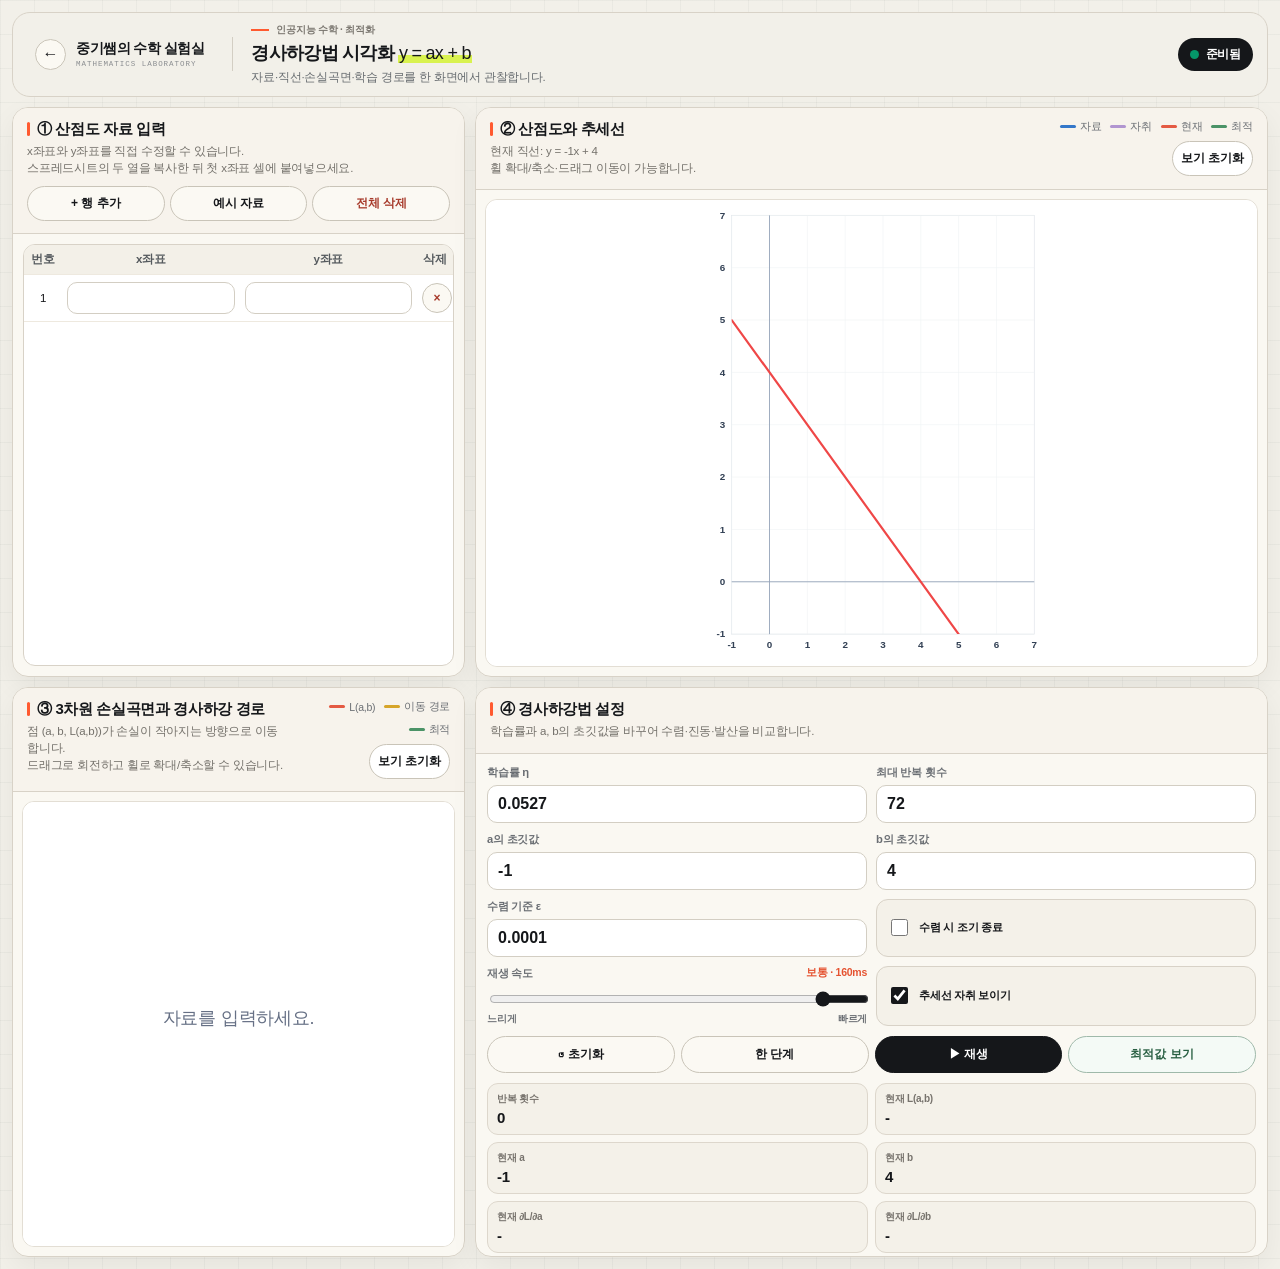
<file: gradient-descent-2/index.html>
<!DOCTYPE html>
<html lang="ko">
<head>
  <meta charset="UTF-8" />
  <meta name="viewport" content="width=device-width, initial-scale=1.0" />
  <title>경사하강법 시각화 — y = ax + b</title>
  <style>
    :root{
      --bg:#f3f6fa;
      --panel:#ffffff;
      --line:#d8dee8;
      --text:#172033;
      --muted:#667085;
      --accent:#2563eb;
      --accent-soft:#dbeafe;
      --danger:#dc2626;
      --ok:#059669;
      --warn:#f59e0b;
      --shadow:0 5px 18px rgba(16,24,40,.08);
      --radius:14px;
    }
    *{box-sizing:border-box}
    html,body{width:100%;height:100%}
    body{
      margin:0;
      overflow:hidden;
      font-family:Inter, Pretendard, "Noto Sans KR", Arial, sans-serif;
      color:var(--text);
      background:var(--bg);
    }
    button,input{font:inherit}
    .app{
      width:100vw;
      height:100vh;
      padding:9px;
      display:flex;
      flex-direction:column;
      gap:8px;
    }
    .topbar{
      min-height:48px;
      display:flex;
      gap:14px;
      justify-content:space-between;
      align-items:center;
      padding:0 4px;
    }
    .title-row{display:flex;align-items:baseline;gap:12px;min-width:0}
    h1{font-size:clamp(18px,1.35vw,25px);margin:0;white-space:nowrap}
    .subtitle{margin:0;color:var(--muted);font-size:12px;line-height:1.45;overflow:hidden;text-overflow:ellipsis;white-space:nowrap}
    .badge{display:inline-flex;align-items:center;gap:7px;background:var(--panel);border:1px solid var(--line);border-radius:999px;padding:7px 11px;box-shadow:var(--shadow);white-space:nowrap;font-size:12px;font-weight:750}
    .dot{width:9px;height:9px;border-radius:50%;background:var(--ok)}
    .workspace{
      flex:1;
      min-height:0;
      display:grid;
      grid-template-columns:minmax(260px,.75fr) minmax(430px,1.25fr) minmax(430px,1.25fr) minmax(370px,1.08fr);
      gap:9px;
    }
    .panel{min-width:0;min-height:0;display:flex;flex-direction:column;background:var(--panel);border:1px solid var(--line);border-radius:var(--radius);box-shadow:var(--shadow);overflow:hidden}
    .panel-head{flex:0 0 auto;min-height:66px;padding:11px 13px;border-bottom:1px solid var(--line);display:flex;justify-content:space-between;align-items:flex-start;gap:9px}
    .panel-title{font-weight:850;font-size:15px;line-height:1.25}
    .panel-desc{color:var(--muted);font-size:11.5px;margin-top:5px;line-height:1.45}
    .panel-body{flex:1;min-height:0;padding:10px}
    .chart-panel .panel-body{display:flex;padding:8px}
    .chart-wrap{width:100%;height:100%;min-height:0;position:relative}
    svg{width:100%;height:100%;display:block;background:#fff;border-radius:10px;overflow:hidden;user-select:none;-webkit-user-select:none;touch-action:none}
    svg.chart-interactive{cursor:grab}
    svg.chart-interactive.dragging{cursor:grabbing}
    canvas{width:100%;height:100%;display:block;background:#fff;border-radius:10px;user-select:none;touch-action:none;cursor:grab}
    canvas.dragging{cursor:grabbing}
    .chart-head-actions{display:flex;flex-direction:column;align-items:flex-end;gap:7px;min-width:0}
    .view-reset{padding:5px 8px;font-size:10.5px;border-radius:8px}
    .legend{display:flex;justify-content:flex-end;align-items:center;gap:9px;flex-wrap:wrap;font-size:10.5px;color:var(--muted)}
    .legend-item{display:flex;align-items:center;gap:4px;white-space:nowrap}
    .swatch{width:16px;height:3px;border-radius:3px;background:#111827}
    .swatch.blue{background:#2563eb}.swatch.red{background:#ef4444}.swatch.trace{background:#a855f7;opacity:.75}.swatch.green{background:#16a34a}.swatch.yellow{background:#f59e0b}
    .data-panel .panel-head{display:block}
    .data-panel .panel-body{display:flex;flex-direction:column;min-height:0;gap:8px}
    .toolbar{display:grid;grid-template-columns:repeat(3,minmax(0,1fr));gap:5px;margin-top:9px}
    .btn{border:1px solid var(--line);background:white;padding:8px 8px;border-radius:9px;cursor:pointer;font-weight:750;font-size:12px;transition:.15s ease;white-space:nowrap}
    .btn:hover{transform:translateY(-1px);border-color:#aeb7c4}
    .btn.primary{background:var(--accent);color:white;border-color:var(--accent)}
    .btn.danger{color:var(--danger)}
    .btn.ok{color:var(--ok)}
    .icon-btn{width:30px;height:30px;padding:0;border-radius:8px}
    .table-wrap{flex:1;min-height:0;overflow:auto;border:1px solid var(--line);border-radius:10px}
    table{width:100%;border-collapse:collapse;table-layout:fixed}
    th,td{padding:7px 5px;border-bottom:1px solid #edf0f3;text-align:center;font-size:11.5px}
    th{position:sticky;top:0;background:#f8fafc;z-index:1;font-weight:800}
    th:first-child{width:38px} th:last-child{width:36px}
    td input{width:100%;min-width:0;padding:8px 7px;border:1px solid var(--line);border-radius:8px;text-align:right;background:white;font-size:12.5px}
    td input:focus,.control input:focus{outline:3px solid var(--accent-soft);border-color:var(--accent)}
    .history-wrap{max-height:190px;overflow:auto;border:1px solid var(--line);border-radius:10px;margin-top:10px}
    .history-wrap th,.history-wrap td{font-size:10.8px;padding:6px 4px}
    .settings-panel .panel-body{overflow:auto;padding:11px}
    .controls{display:grid;grid-template-columns:repeat(2,minmax(0,1fr));gap:9px}
    .control{display:flex;flex-direction:column;gap:5px}
    .control label{font-size:11.2px;color:var(--muted);font-weight:800}
    .control input{width:100%;padding:9px 10px;border:1px solid var(--line);border-radius:9px;font-weight:700}
    .speed-control label{display:flex;justify-content:space-between;align-items:center;gap:8px}
    .speed-value{color:var(--accent);font-size:10.5px;font-weight:850;font-variant-numeric:tabular-nums;white-space:nowrap}
    .control input[type="range"]{padding:0;height:22px;border:0;border-radius:0;accent-color:var(--accent);cursor:pointer;direction:rtl;background:transparent}
    .speed-scale{display:flex;justify-content:space-between;color:var(--muted);font-size:9.5px;font-weight:750;margin-top:-4px}
    .checkbox-control{justify-content:center;min-height:58px;padding:8px 10px;border:1px solid var(--line);border-radius:9px;background:#f8fafc}
    .checkbox-control label{display:flex;align-items:center;gap:8px;color:var(--text);cursor:pointer;font-size:11px}
    .checkbox-control input{width:17px;height:17px;padding:0;accent-color:var(--accent);cursor:pointer}
    .control input:disabled{background:#eef2f6;color:#98a2b3;cursor:not-allowed}
    .actions{display:grid;grid-template-columns:repeat(4,minmax(0,1fr));gap:6px;margin-top:10px}
    .actions .btn{padding:9px 5px}
    .metrics{display:grid;grid-template-columns:repeat(2,minmax(0,1fr));gap:7px;margin-top:10px}
    .metric{background:#f8fafc;border:1px solid #e7ebf0;border-radius:10px;padding:8px 9px;min-width:0}
    .metric .label{color:var(--muted);font-size:10px;font-weight:800;margin-bottom:3px}
    .metric .value{font-size:15px;font-weight:850;font-variant-numeric:tabular-nums;overflow:hidden;text-overflow:ellipsis;white-space:nowrap}
    .formula{margin-top:9px;background:#0f172a;color:#e2e8f0;border-radius:10px;padding:9px 10px;line-height:1.6;font-size:11.8px;font-family:ui-monospace,SFMono-Regular,Consolas,monospace;overflow:auto}
    .status{margin-top:8px;min-height:19px;font-size:11.5px;line-height:1.45;font-weight:750;color:var(--muted)}
    .status.error{color:var(--danger)}.status.ok{color:var(--ok)}
    .note{margin-top:7px;padding:8px 9px;border-radius:9px;background:#fff7ed;border:1px solid #fed7aa;color:#9a3412;font-size:10.5px;line-height:1.5}
    @media (max-width:1500px){
      body{overflow:auto}.app{height:auto;min-height:100vh}
      .workspace{grid-template-columns:minmax(280px,.8fr) minmax(520px,1.4fr);grid-auto-rows:minmax(570px,calc(50vh - 10px))}
      .settings-panel,.surface-panel{grid-column:auto}.subtitle{white-space:normal}
    }
    @media (max-width:880px){.workspace{grid-template-columns:1fr;grid-auto-rows:minmax(540px,auto)}.topbar{align-items:flex-start}.title-row{display:block}.subtitle{margin-top:4px}.badge{display:none}}
    @media (max-width:560px){.app{padding:6px}.controls{grid-template-columns:1fr}.actions{grid-template-columns:repeat(2,1fr)}.panel-head{min-height:auto}}

    /* ===== 중기쌤의 수학 실험실 테마 ===== */
    :root{
      --bg:#f2f0e9;
      --panel:#fbf9f3;
      --panel-strong:#ffffff;
      --line:#d8d2c7;
      --text:#15171a;
      --muted:#6b6f74;
      --accent:#ff5a30;
      --accent-soft:#ffe3da;
      --lime:#d9f24f;
      --lime-soft:#eef7b2;
      --danger:#c74432;
      --ok:#32825a;
      --warn:#c88712;
      --shadow:0 10px 28px rgba(21,23,26,.055);
      --radius:16px;
    }

    body{
      background:
        linear-gradient(rgba(21,23,26,.035) 1px, transparent 1px),
        linear-gradient(90deg, rgba(21,23,26,.035) 1px, transparent 1px),
        var(--bg);
      background-size:34px 34px;
      color:var(--text);
      font-family:Pretendard,"Apple SD Gothic Neo","Noto Sans KR",-apple-system,BlinkMacSystemFont,sans-serif;
      letter-spacing:-.015em;
    }
    .app{padding:12px;gap:10px}

    .topbar{
      min-height:72px;
      padding:10px 14px;
      background:rgba(242,240,233,.90);
      border:1px solid var(--line);
      border-radius:18px;
      backdrop-filter:blur(14px);
      box-shadow:none;
    }
    .brand-area{display:flex;align-items:center;gap:18px;min-width:0}
    .home-link{
      display:flex;align-items:center;gap:10px;flex:none;
      color:var(--text);text-decoration:none;
      padding:7px 10px 7px 8px;border-radius:12px;
      transition:background .18s ease;
    }
    .home-link:hover{background:#e7e3d9}
    .home-arrow{
      width:31px;height:31px;border:1px solid #c9c4b8;border-radius:50%;
      display:grid;place-items:center;font-size:16px;line-height:1;background:#fbf9f3;
    }
    .brand-copy{display:block;line-height:1.15}
    .brand-copy strong{display:block;font-size:14px;font-weight:800;letter-spacing:-.035em}
    .brand-copy small{
      display:block;margin-top:4px;color:#8a8d90;
      font-family:ui-monospace,SFMono-Regular,Consolas,monospace;
      font-size:7.5px;letter-spacing:.13em;white-space:nowrap;
    }
    .top-divider{width:1px;height:34px;background:#d3cec3;flex:none}
    .title-row{display:block;min-width:0}
    .eyebrow{
      display:flex;align-items:center;gap:7px;margin-bottom:4px;
      color:#7b7770;font-size:10px;font-weight:750;white-space:nowrap;
    }
    .eyebrow span{display:block;width:18px;height:2px;background:var(--accent)}
    h1{
      font-size:clamp(18px,1.25vw,24px);
      font-weight:800;letter-spacing:-.04em;white-space:nowrap;
    }
    h1 em{
      font-style:normal;font-weight:500;
      background:linear-gradient(transparent 60%,var(--lime) 0);
      padding:0 .04em;
    }
    .subtitle{margin-top:4px;color:#666b6f;font-size:11.5px}
    .badge{
      background:#15171a;color:#fff;border:0;box-shadow:none;
      padding:8px 12px;font-weight:700;
    }
    .dot{background:#73c48f}

    .workspace{gap:10px}
    .panel{
      background:rgba(251,249,243,.96);
      border:1px solid var(--line);
      border-radius:var(--radius);
      box-shadow:var(--shadow);
    }
    .panel-head{
      background:rgba(247,244,236,.92);
      border-bottom:1px solid var(--line);
      padding:12px 14px;
    }
    .panel-title{
      font-size:15px;font-weight:800;letter-spacing:-.025em;
      position:relative;padding-left:10px;
    }
    .panel-title::before{
      content:"";position:absolute;left:0;top:.15em;bottom:.15em;
      width:3px;border-radius:3px;background:var(--accent);
    }
    .panel-desc{color:#74716b}
    .panel-body{background:transparent}
    .chart-panel .panel-body{padding:9px}
    .chart-wrap{background:#fff;border-radius:12px;border:1px solid #e3ded4;overflow:hidden}
    svg,canvas{border-radius:11px}

    .btn{
      border:1px solid #c9c4b8;background:#fbf9f3;color:#15171a;
      border-radius:999px;font-weight:700;box-shadow:none;
      transition:background .15s ease,border-color .15s ease,transform .15s ease;
    }
    .btn:hover{transform:translateY(-1px);border-color:#15171a;background:#f2efe6}
    .btn.primary{background:#15171a;color:#fff;border-color:#15171a}
    .btn.primary:hover{background:#2b2e31}
    .btn.ok{color:#285f42;border-color:#9fb9aa;background:#f4faf6}
    .btn.danger{color:#a73b2c}
    .view-reset{background:#fff}

    .table-wrap,.history-wrap{
      border:1px solid var(--line);border-radius:12px;background:#fff;
    }
    th{background:#f3f0e8;color:#555a5e;border-bottom:1px solid var(--line)}
    th,td{border-bottom-color:#eee9df}
    td input,.control input{
      border:1px solid #d3cec3;background:#fff;color:#15171a;border-radius:10px;
    }
    td input:focus,.control input:focus{
      outline:3px solid rgba(217,242,79,.42);border-color:#9aa64b;
    }

    .checkbox-control{
      border:1px solid #d8d2c7;background:#f4f1e9;border-radius:12px;
    }
    .checkbox-control input,.control input[type="range"]{accent-color:#15171a}
    .speed-value{color:#e55331}

    .metric{
      background:#f4f1e9;border:1px solid #ddd7cc;border-radius:11px;
    }
    .metric .label{color:#77736d}
    .metric .value{color:#15171a}

    .formula{
      background:#15171a;color:#f6f2e9;border-radius:12px;
      border:1px solid #15171a;
    }
    .note{
      background:#f7f4dc;border:1px solid #ddd68a;color:#625d28;border-radius:11px;
    }
    .status.ok{color:#32724f}.status.error{color:#b44634}

    .swatch.blue{background:#3477c9}
    .swatch.red{background:#e45a43}
    .swatch.trace{background:#9a76c7}
    .swatch.green{background:#4b9367}
    .swatch.yellow{background:#d6a52a}

    @media (max-width:1080px){
      .brand-copy small{display:none}
      .brand-copy strong{font-size:13px}
      .top-divider{height:28px}
    }
    @media (max-width:880px){
      .topbar{align-items:stretch;gap:9px}
      .brand-area{align-items:flex-start}
      .home-link{padding-left:2px}
      .top-divider{display:none}
      .brand-copy{display:none}
      .title-row{flex:1}
      h1{white-space:normal}
      .eyebrow{white-space:normal}
    }
    @media (max-width:560px){
      .app{padding:7px}
      .topbar{border-radius:14px;padding:9px 10px}
      .home-arrow{width:34px;height:34px}
      h1{font-size:20px;line-height:1.25}
      h1 em{display:inline-block}
      .subtitle{font-size:11px;white-space:normal}
      .panel{border-radius:14px}
      .panel-head{padding:12px}
      .btn{min-height:40px}
    }

  </style>
</head>
<body>
<div class="app">
  <div class="topbar">
    <div class="brand-area">
      <a class="home-link" href="../#tools" aria-label="중기쌤의 수학 실험실 메인으로">
        <span class="home-arrow">←</span>
        <span class="brand-copy">
          <strong>중기쌤의 수학 실험실</strong>
          <small>MATHEMATICS LABORATORY</small>
        </span>
      </a>
      <span class="top-divider" aria-hidden="true"></span>
      <div class="title-row">
        <div class="eyebrow"><span></span>인공지능 수학 · 최적화</div>
        <h1>경사하강법 시각화 <em>y = ax + b</em></h1>
        <p class="subtitle">자료·직선·손실곡면·학습 경로를 한 화면에서 관찰합니다.</p>
      </div>
    </div>
    <div class="badge"><span class="dot" id="runDot"></span><span id="runLabel">준비됨</span></div>
  </div>

  <section class="workspace">
    <article class="panel data-panel">
      <div class="panel-head">
        <div>
          <div class="panel-title">① 산점도 자료 입력</div>
          <div class="panel-desc">x좌표와 y좌표를 직접 수정할 수 있습니다.<br>스프레드시트의 두 열을 복사한 뒤 첫 x좌표 셀에 붙여넣으세요.</div>
        </div>
        <div class="toolbar">
          <button class="btn" id="addRowBtn">+ 행 추가</button>
          <button class="btn" id="sampleBtn">예시 자료</button>
          <button class="btn danger" id="clearBtn">전체 삭제</button>
        </div>
      </div>
      <div class="panel-body">
        <div class="table-wrap">
          <table>
            <thead><tr><th>번호</th><th>x좌표</th><th>y좌표</th><th>삭제</th></tr></thead>
            <tbody id="dataBody"></tbody>
          </table>
        </div>
      </div>
    </article>

    <article class="panel chart-panel scatter-panel">
      <div class="panel-head">
        <div>
          <div class="panel-title">② 산점도와 추세선</div>
          <div class="panel-desc"><span id="lineLabel">현재 직선: y = -1x + 4</span><br>휠 확대/축소·드래그 이동이 가능합니다.</div>
        </div>
        <div class="chart-head-actions">
          <div class="legend">
            <span class="legend-item"><span class="swatch blue"></span>자료</span>
            <span class="legend-item"><span class="swatch trace"></span>자취</span>
            <span class="legend-item"><span class="swatch red"></span>현재</span>
            <span class="legend-item"><span class="swatch green"></span>최적</span>
          </div>
          <button class="btn view-reset" id="scatterResetView">보기 초기화</button>
        </div>
      </div>
      <div class="panel-body">
        <div class="chart-wrap"><svg id="scatterSvg" class="chart-interactive" viewBox="0 0 650 850" aria-label="산점도와 추세선"></svg></div>
      </div>
    </article>

    <article class="panel chart-panel surface-panel">
      <div class="panel-head">
        <div>
          <div class="panel-title">③ 3차원 손실곡면과 경사하강 경로</div>
          <div class="panel-desc">점 (a, b, L(a,b))가 손실이 작아지는 방향으로 이동합니다.<br>드래그로 회전하고 휠로 확대/축소할 수 있습니다.</div>
        </div>
        <div class="chart-head-actions">
          <div class="legend">
            <span class="legend-item"><span class="swatch red"></span>L(a,b)</span>
            <span class="legend-item"><span class="swatch yellow"></span>이동 경로</span>
            <span class="legend-item"><span class="swatch green"></span>최적</span>
          </div>
          <button class="btn view-reset" id="surfaceResetView">보기 초기화</button>
        </div>
      </div>
      <div class="panel-body">
        <div class="chart-wrap"><canvas id="surfaceCanvas" aria-label="손실곡면과 경사하강 경로"></canvas></div>
      </div>
    </article>

    <article class="panel settings-panel">
      <div class="panel-head">
        <div>
          <div class="panel-title">④ 경사하강법 설정</div>
          <div class="panel-desc">학습률과 a, b의 초깃값을 바꾸어 수렴·진동·발산을 비교합니다.</div>
        </div>
      </div>
      <div class="panel-body">
        <div class="controls">
          <div class="control"><label for="learningRate">학습률 η</label><input id="learningRate" type="number" value="0.0527" min="0.000001" step="0.0001"></div>
          <div class="control"><label for="maxIter">최대 반복 횟수</label><input id="maxIter" type="number" value="72" min="1" max="500" step="1"></div>
          <div class="control"><label for="initialA">a의 초깃값</label><input id="initialA" type="number" value="-1" step="0.1"></div>
          <div class="control"><label for="initialB">b의 초깃값</label><input id="initialB" type="number" value="4" step="0.1"></div>
          <div class="control"><label for="epsilon">수렴 기준 ε</label><input id="epsilon" type="number" value="0.0001" min="0.000000000001" step="0.0001"></div>
          <div class="control checkbox-control"><label for="earlyStop"><input id="earlyStop" type="checkbox"> 수렴 시 조기 종료</label></div>
          <div class="control speed-control">
            <label for="speed"><span>재생 속도</span><span class="speed-value" id="speedValue">보통 · 160ms</span></label>
            <input id="speed" type="range" value="160" min="40" max="1200" step="10" aria-label="재생 속도 조절">
            <div class="speed-scale"><span>느리게</span><span>빠르게</span></div>
          </div>
          <div class="control checkbox-control"><label for="showTrace"><input id="showTrace" type="checkbox" checked> 추세선 자취 보이기</label></div>
        </div>

        <div class="actions">
          <button class="btn" id="resetBtn">↺ 초기화</button>
          <button class="btn" id="stepBtn">한 단계</button>
          <button class="btn primary" id="playBtn">▶ 재생</button>
          <button class="btn ok" id="optimumBtn">최적값 보기</button>
        </div>

        <div class="metrics">
          <div class="metric"><div class="label">반복 횟수</div><div class="value" id="iterValue">0</div></div>
          <div class="metric"><div class="label">현재 L(a,b)</div><div class="value" id="lossValue">-</div></div>
          <div class="metric"><div class="label">현재 a</div><div class="value" id="aValue">-</div></div>
          <div class="metric"><div class="label">현재 b</div><div class="value" id="bValue">-</div></div>
          <div class="metric"><div class="label">현재 ∂L/∂a</div><div class="value" id="gradAValue">-</div></div>
          <div class="metric"><div class="label">현재 ∂L/∂b</div><div class="value" id="gradBValue">-</div></div>
          <div class="metric"><div class="label">최적 a*</div><div class="value" id="optAValue">-</div></div>
          <div class="metric"><div class="label">최적 b*</div><div class="value" id="optBValue">-</div></div>
          <div class="metric"><div class="label">최소 손실</div><div class="value" id="minLossValue">-</div></div>
          <div class="metric"><div class="label">경사 크기</div><div class="value" id="gradNormValue">-</div></div>
        </div>

        <div class="formula" id="formulaBox"></div>
        <div class="history-wrap">
          <table>
            <thead><tr><th>k</th><th>a</th><th>b</th><th>L</th><th>∂a</th><th>∂b</th></tr></thead>
            <tbody id="historyBody"></tbody>
          </table>
        </div>
        <div class="status" id="statusBox"></div>
        <div class="note">손실함수는 <b>MSE = (1/n)Σ(yᵢ − (axᵢ + b))²</b>입니다.<br>업데이트는 <b>a ← a − η∂L/∂a</b>, <b>b ← b − η∂L/∂b</b>입니다.</div>
      </div>
    </article>
  </section>
</div>

<script>
(() => {
  const NS = "http://www.w3.org/2000/svg";
  const $ = (id) => document.getElementById(id);

  const sampleData = [
    {x:1,y:5},
    {x:2,y:4},
    {x:5,y:3},
    {x:6,y:1}
  ];

  const state = {
    data: [{x:NaN,y:NaN}],
    a: -1,
    b: 4,
    iteration: 0,
    history: [],
    timer: null,
    playing: false,
    showOptimum: false,
    view: null,
    baseView: null,
    drag: null,
    surface: {theta: -0.82, zoom: 1, dragging:false, lastX:0, lastY:0}
  };

  const els = {
    dataBody:$("dataBody"),
    historyBody:$("historyBody"),
    scatter:$("scatterSvg"),
    canvas:$("surfaceCanvas"),
    lr:$("learningRate"),
    maxIter:$("maxIter"),
    initialA:$("initialA"),
    initialB:$("initialB"),
    epsilon:$("epsilon"),
    earlyStop:$("earlyStop"),
    speed:$("speed"),
    speedValue:$("speedValue"),
    play:$("playBtn"),
    optimumBtn:$("optimumBtn"),
    showTrace:$("showTrace"),
    status:$("statusBox"),
    runDot:$("runDot"),
    runLabel:$("runLabel")
  };

  function finiteData(){
    return state.data.filter(p => Number.isFinite(p.x) && Number.isFinite(p.y));
  }

  function sums(){
    const d = finiteData();
    const n = d.length;
    let sx=0, sy=0, sx2=0, sxy=0, sy2=0;
    d.forEach(({x,y}) => { sx += x; sy += y; sx2 += x*x; sxy += x*y; sy2 += y*y; });
    return {n, sx, sy, sx2, sxy, sy2, mx:n?sx/n:0, my:n?sy/n:0, mx2:n?sx2/n:0, mxy:n?sxy/n:0, my2:n?sy2/n:0};
  }

  function coeffs(){
    const s = sums();
    if(!s.n) return {A:0,B:0,C:0,D:0,E:0,F:0,n:0};
    return {
      A: s.mx2,
      B: 2*s.mx,
      C: 1,
      D: -2*s.mxy,
      E: -2*s.my,
      F: s.my2,
      n: s.n
    };
  }

  function loss(a,b){
    const c = coeffs();
    if(!c.n) return NaN;
    return c.A*a*a + c.B*a*b + c.C*b*b + c.D*a + c.E*b + c.F;
  }

  function grad(a,b){
    const c = coeffs();
    if(!c.n) return {ga:NaN, gb:NaN};
    return {ga:2*c.A*a + c.B*b + c.D, gb:c.B*a + 2*c.C*b + c.E};
  }

  function optimum(){
    const s = sums();
    if(!s.n) return {a:NaN,b:NaN,loss:NaN,ok:false};
    const det = s.mx2 - s.mx*s.mx;
    if(Math.abs(det) < 1e-14){
      const b = s.my;
      return {a:0, b, loss:loss(0,b), ok:false};
    }
    const a = (s.mxy - s.mx*s.my) / det;
    const b = s.my - a*s.mx;
    return {a,b,loss:loss(a,b),ok:true};
  }

  function fmt(v,d=4){
    if(!Number.isFinite(v)) return "-";
    if(Math.abs(v)>=1e7 || (Math.abs(v)>0 && Math.abs(v)<1e-5)) return v.toExponential(3);
    return v.toFixed(d).replace(/\.?0+$/,"");
  }

  function niceStep(range, target=8){
    if(!Number.isFinite(range) || range<=0) return 1;
    const rough=range/target;
    const pow=Math.pow(10,Math.floor(Math.log10(rough)));
    const n=rough/pow;
    const nice=n<1.5?1:n<3?2:n<7?5:10;
    return nice*pow;
  }

  function parseSpreadsheetNumber(value){
    const cleaned=String(value ?? "").trim().replace(/[−–—]/g,"-").replace(/,/g,"");
    if(cleaned==="") return null;
    const number=Number(cleaned);
    return Number.isFinite(number)?number:null;
  }

  function currentDelay(){ return Math.min(1200,Math.max(40,Number(els.speed.value)||160)); }

  function convergenceSettings(){
    const epsilon = Number(els.epsilon.value);
    return {enabled:els.earlyStop.checked, epsilon:Number.isFinite(epsilon)&&epsilon>0?epsilon:0.0001};
  }

  function getInitial(){
    const a=Number(els.initialA.value);
    const b=Number(els.initialB.value);
    return {a:Number.isFinite(a)?a:0, b:Number.isFinite(b)?b:0};
  }

  function simulateTrajectory(){
    const d=finiteData();
    const points=[];
    if(!d.length) return points;
    const {a:ia,b:ib}=getInitial();
    let a=ia, b=ib;
    const eta=Number(els.lr.value);
    const maxIter=Math.min(500,Math.max(1,Number(els.maxIter.value)||1));
    const conv=convergenceSettings();
    points.push({a,b,L:loss(a,b),ga:grad(a,b).ga,gb:grad(a,b).gb});
    if(!Number.isFinite(eta)||eta<=0) return points;
    for(let i=0;i<maxIter;i++){
      const g=grad(a,b);
      const norm=Math.hypot(g.ga,g.gb);
      if(conv.enabled && norm<=conv.epsilon) break;
      const na=a-eta*g.ga;
      const nb=b-eta*g.gb;
      const L=loss(na,nb);
      if(!Number.isFinite(na)||!Number.isFinite(nb)||!Number.isFinite(L)) break;
      points.push({a:na,b:nb,L,ga:grad(na,nb).ga,gb:grad(na,nb).gb});
      a=na; b=nb;
      if(Math.abs(a)>1e6||Math.abs(b)>1e6||Math.abs(L)>1e15) break;
    }
    return points;
  }

  function cloneView(view){
    return {
      scatterX:[...view.scatterX],
      scatterY:[...view.scatterY],
      surfA:[...view.surfA],
      surfB:[...view.surfB],
      surfL:[...view.surfL]
    };
  }

  function rangeFrom(values, includeZero=false, minSpan=1, padRatio=.12){
    const arr=values.filter(Number.isFinite);
    if(includeZero) arr.push(0);
    if(!arr.length) return [-1,1];
    let min=Math.min(...arr), max=Math.max(...arr);
    if(min===max){min-=minSpan/2;max+=minSpan/2;}
    let span=Math.max(max-min,minSpan);
    const pad=Math.max(span*padRatio,minSpan*.06);
    return [min-pad,max+pad];
  }

  function computeLockedRanges(){
    const d=finiteData();
    if(!d.length){
      const computed={scatterX:[-1,7],scatterY:[-1,7],surfA:[-2,2],surfB:[0,8],surfL:[0,10]};
      state.baseView=cloneView(computed); state.view=cloneView(computed); return;
    }
    const opt=optimum();
    const traj=simulateTrajectory();
    const init=getInitial();
    const xVals=d.map(p=>p.x);
    const yVals=d.map(p=>p.y);
    const scatterX=rangeFrom(xVals, false, 2, .12);

    // 산점도 y축은 자료와 현재까지 실제로 표시된 직선들을 기준으로 잡습니다.
    // 큰 학습률 때문에 앞으로의 가상 경로가 발산하더라도 y축 배율이 망가지지 않도록,
    // 아직 그리지 않은 미래 경로는 산점도 축 범위 계산에서 제외합니다.
    const baseScatterY=rangeFrom(yVals, true, 4, .12);
    const yCenter=(baseScatterY[0]+baseScatterY[1])/2;
    const ySpan=Math.max(baseScatterY[1]-baseScatterY[0],4);
    const yLimit=Math.max(ySpan*3,12);
    const lineY=[];
    const scatterCandidates=[];
    scatterCandidates.push({a:state.a,b:state.b}, init);
    state.history.forEach(p=>{if(Number.isFinite(p.a)&&Number.isFinite(p.b)) scatterCandidates.push(p);});
    if(Number.isFinite(opt.a)&&Number.isFinite(opt.b)) scatterCandidates.push({a:opt.a,b:opt.b});
    scatterCandidates.forEach(p=>{
      const y1=p.a*scatterX[0]+p.b;
      const y2=p.a*scatterX[1]+p.b;
      if(Math.abs(y1-yCenter)<=yLimit && Math.abs(y2-yCenter)<=yLimit){
        lineY.push(y1,y2);
      }
    });
    const scatterY=rangeFrom([...yVals,...lineY], true, 4, .12);

    // 3차원 손실곡면도 발산한 미래 경로가 전체 배율을 지나치게 키우지 않도록
    // 초깃값과 최적값 주변의 의미 있는 경로만 축 범위 계산에 사용합니다.
    const candidates=[];
    const aWindow=Number.isFinite(opt.a)?Math.max(Math.abs(init.a-opt.a)*4,2.4):4;
    const bWindow=Number.isFinite(opt.b)?Math.max(Math.abs(init.b-opt.b)*4,2.4):4;
    traj.forEach(p=>{
      if(!Number.isFinite(p.a)||!Number.isFinite(p.b)||!Number.isFinite(p.L)) return;
      if(Number.isFinite(opt.a)&&Number.isFinite(opt.b)){
        if(Math.abs(p.a-opt.a)>aWindow || Math.abs(p.b-opt.b)>bWindow) return;
      }
      candidates.push(p);
    });
    candidates.push(init,{a:state.a,b:state.b,L:loss(state.a,state.b)});
    if(Number.isFinite(opt.a)&&Number.isFinite(opt.b)) candidates.push({a:opt.a,b:opt.b,L:opt.loss});

    let aVals=candidates.map(p=>p.a).filter(Number.isFinite);
    let bVals=candidates.map(p=>p.b).filter(Number.isFinite);
    if(!aVals.length) aVals=[-1,1];
    if(!bVals.length) bVals=[0,6];
    let surfA=rangeFrom(aVals, false, .8, .22);
    let surfB=rangeFrom(bVals, false, .8, .22);
    // 극단적인 발산값이 화면 범위를 망치지 않도록 최적점 주변을 기준으로 한 번 더 제한합니다.
    if(Number.isFinite(opt.a) && Number.isFinite(opt.b)){
      const aSpan=Math.max(Math.abs(init.a-opt.a)*2.8, 1.6);
      const bSpan=Math.max(Math.abs(init.b-opt.b)*2.8, 1.6);
      surfA=[Math.min(surfA[0], opt.a-aSpan*.55), Math.max(surfA[1], opt.a+aSpan*.55)];
      surfB=[Math.min(surfB[0], opt.b-bSpan*.55), Math.max(surfB[1], opt.b+bSpan*.55)];
    }
    const losses=[];
    const N=28;
    for(let i=0;i<=N;i++){
      const a=surfA[0]+(surfA[1]-surfA[0])*i/N;
      for(let j=0;j<=N;j++){
        const b=surfB[0]+(surfB[1]-surfB[0])*j/N;
        losses.push(loss(a,b));
      }
    }
    candidates.forEach(p=>{if(Number.isFinite(p.L)) losses.push(p.L);});
    if(Number.isFinite(opt.loss)) losses.push(opt.loss);
    let minL=Math.min(...losses.filter(Number.isFinite));
    let maxL=Math.max(...losses.filter(Number.isFinite));
    if(!Number.isFinite(minL)||!Number.isFinite(maxL)||minL===maxL){minL=0;maxL=1;}
    const lSpan=maxL-minL;
    const surfL=[Math.max(0,minL-lSpan*.05), maxL+lSpan*.08];
    const computed={scatterX,scatterY,surfA,surfB,surfL};
    state.baseView=cloneView(computed); state.view=cloneView(computed);
  }

  function sEl(tag,attrs={},text=""){
    const el=document.createElementNS(NS,tag);
    Object.entries(attrs).forEach(([k,v])=>el.setAttribute(k,v));
    if(text) el.textContent=text;
    return el;
  }
  function clearSvg(svg){while(svg.firstChild) svg.removeChild(svg.firstChild);}

  const CHART_MARGIN={l:70,r:28,t:28,b:58};
  function drawAxes(svg,xRange,yRange,margin=CHART_MARGIN){
    const vb=svg.viewBox.baseVal;
    const W=vb.width,H=vb.height;
    const pw=W-margin.l-margin.r, ph=H-margin.t-margin.b;
    const sx=x=>margin.l+(x-xRange[0])/(xRange[1]-xRange[0])*pw;
    const sy=y=>margin.t+(yRange[1]-y)/(yRange[1]-yRange[0])*ph;
    const clipId=`clip-${svg.id}`;
    const defs=sEl("defs");
    const clip=sEl("clipPath",{id:clipId});
    clip.appendChild(sEl("rect",{x:margin.l,y:margin.t,width:pw,height:ph}));
    defs.appendChild(clip); svg.appendChild(defs);
    svg.appendChild(sEl("rect",{x:margin.l,y:margin.t,width:pw,height:ph,fill:"#fff",stroke:"#d9dee5"}));
    const xStep=niceStep(xRange[1]-xRange[0],8);
    const yStep=niceStep(yRange[1]-yRange[0],8);
    const tickSize=18;
    for(let x=Math.ceil(xRange[0]/xStep)*xStep; x<=xRange[1]+1e-10; x+=xStep){
      const X=sx(x);
      svg.appendChild(sEl("line",{x1:X,y1:margin.t,x2:X,y2:H-margin.b,stroke:"#edf0f3","stroke-width":1}));
      svg.appendChild(sEl("text",{x:X,y:H-margin.b+25,"text-anchor":"middle",fill:"#334155","font-size":tickSize,"font-weight":700},fmt(x,2)));
    }
    for(let y=Math.ceil(yRange[0]/yStep)*yStep; y<=yRange[1]+1e-10; y+=yStep){
      const Y=sy(y);
      svg.appendChild(sEl("line",{x1:margin.l,y1:Y,x2:W-margin.r,y2:Y,stroke:"#edf0f3","stroke-width":1}));
      svg.appendChild(sEl("text",{x:margin.l-12,y:Y+6,"text-anchor":"end",fill:"#334155","font-size":tickSize,"font-weight":700},fmt(y,2)));
    }
    if(xRange[0]<=0 && 0<=xRange[1]) svg.appendChild(sEl("line",{x1:sx(0),y1:margin.t,x2:sx(0),y2:H-margin.b,stroke:"#94a3b8","stroke-width":1.6}));
    if(yRange[0]<=0 && 0<=yRange[1]) svg.appendChild(sEl("line",{x1:margin.l,y1:sy(0),x2:W-margin.r,y2:sy(0),stroke:"#94a3b8","stroke-width":1.6}));
    return {sx,sy,W,H,margin,pw,ph,clipId};
  }

  function lineEquationText(a,b){
    const bText = b>=0 ? ` + ${fmt(b,3)}` : ` − ${fmt(Math.abs(b),3)}`;
    return `현재 직선: y = ${fmt(a,3)}x${bText}`;
  }

  function drawScatter(){
    const svg=els.scatter;
    clearSvg(svg);
    const d=finiteData();
    if(!state.view) computeLockedRanges();
    const xr=state.view.scatterX, yr=state.view.scatterY;
    const {sx,sy,clipId}=drawAxes(svg,xr,yr);
    const plot=sEl("g",{"clip-path":`url(#${clipId})`});
    svg.appendChild(plot);
    const drawLine=(a,b,color,width,dash="",opacity=.95)=>{
      const y1=a*xr[0]+b, y2=a*xr[1]+b;
      plot.appendChild(sEl("line",{x1:sx(xr[0]),y1:sy(y1),x2:sx(xr[1]),y2:sy(y2),stroke:color,"stroke-width":width,"stroke-dasharray":dash,"stroke-linecap":"round",opacity}));
    };

    if(els.showTrace.checked){
      state.history.slice(0,-1).forEach(h=>drawLine(h.a,h.b,"#a855f7",1.65,"",.34));
    }
    if(state.showOptimum){
      const opt=optimum();
      if(Number.isFinite(opt.a)&&Number.isFinite(opt.b)){
        drawLine(opt.a,opt.b,"#16a34a",3,"10 7",.95);
        const labelX=xr[0]+(xr[1]-xr[0])*.58;
        const labelY=opt.a*labelX+opt.b;
        svg.appendChild(sEl("text",{x:sx(labelX)+6,y:sy(labelY)-10,fill:"#15803d","font-size":15,"font-weight":850},`최적 y = ${fmt(opt.a,3)}x ${opt.b>=0?"+":"−"} ${fmt(Math.abs(opt.b),3)}`));
      }
    }
    drawLine(state.a,state.b,"#ef4444",4,"",.98);

    d.forEach((p,i)=>{
      plot.appendChild(sEl("circle",{cx:sx(p.x),cy:sy(p.y),r:8.5,fill:"#2563eb",stroke:"#fff","stroke-width":2.4}));
      svg.appendChild(sEl("text",{x:sx(p.x)+11,y:sy(p.y)-11,fill:"#334155","font-size":14,"font-weight":700},`(${fmt(p.x,2)}, ${fmt(p.y,2)})`));
    });
    $("lineLabel").textContent=lineEquationText(state.a,state.b);
  }

  function resizeCanvas(){
    const canvas=els.canvas;
    const rect=canvas.getBoundingClientRect();
    const dpr=window.devicePixelRatio || 1;
    const w=Math.max(320,Math.floor(rect.width*dpr));
    const h=Math.max(320,Math.floor(rect.height*dpr));
    if(canvas.width!==w||canvas.height!==h){canvas.width=w;canvas.height=h;}
  }

  function drawSurface(){
    const canvas=els.canvas;
    resizeCanvas();
    const ctx=canvas.getContext("2d");
    const W=canvas.width, H=canvas.height;
    ctx.clearRect(0,0,W,H);
    ctx.fillStyle="#fff"; ctx.fillRect(0,0,W,H);
    const d=finiteData();
    if(!d.length){
      ctx.fillStyle="#667085"; ctx.font=`${Math.floor(18*(window.devicePixelRatio||1))}px sans-serif`; ctx.textAlign="center";
      ctx.fillText("자료를 입력하세요.",W/2,H/2); return;
    }
    if(!state.view) computeLockedRanges();
    const ar=state.view.surfA, br=state.view.surfB, lr=state.view.surfL;
    const aMid=(ar[0]+ar[1])/2, bMid=(br[0]+br[1])/2;
    const aSpan=ar[1]-ar[0], bSpan=br[1]-br[0], lSpan=Math.max(lr[1]-lr[0],1e-9);
    const theta=state.surface.theta;
    const ct=Math.cos(theta), st=Math.sin(theta);
    const scale=Math.min(W,H)*0.29*state.surface.zoom;
    const cx=W*0.53, cy=H*0.68;
    const dpr=window.devicePixelRatio||1;
    function project(a,b,L){
      const u=(a-aMid)/(aSpan/2);
      const v=(b-bMid)/(bSpan/2);
      const z=(L-lr[0])/lSpan*1.65;
      const xRot=u*ct - v*st;
      const yRot=u*st + v*ct;
      return {x:cx + scale*xRot*1.05, y:cy + scale*yRot*0.44 - scale*z*.72, depth:yRot};
    }
    function pathLine(points, stroke, width, alpha=1){
      ctx.save(); ctx.globalAlpha=alpha; ctx.strokeStyle=stroke; ctx.lineWidth=width*dpr; ctx.lineJoin="round"; ctx.lineCap="round"; ctx.beginPath();
      points.forEach((p,i)=>{ if(i) ctx.lineTo(p.x,p.y); else ctx.moveTo(p.x,p.y); });
      ctx.stroke(); ctx.restore();
    }

    // 바닥판
    const floor=[project(ar[0],br[0],lr[0]),project(ar[1],br[0],lr[0]),project(ar[1],br[1],lr[0]),project(ar[0],br[1],lr[0])];
    ctx.fillStyle="rgba(148,163,184,.15)"; ctx.beginPath(); floor.forEach((p,i)=>i?ctx.lineTo(p.x,p.y):ctx.moveTo(p.x,p.y)); ctx.closePath(); ctx.fill();

    const N=30;
    ctx.strokeStyle="rgba(239,68,68,.56)"; ctx.lineWidth=1.35*dpr;
    for(let i=0;i<=N;i++){
      const a=ar[0]+aSpan*i/N;
      const pts=[];
      for(let j=0;j<=N;j++){const b=br[0]+bSpan*j/N; pts.push(project(a,b,loss(a,b)));}
      pathLine(pts,"rgba(239,68,68,.52)",1.2,.95);
    }
    for(let j=0;j<=N;j++){
      const b=br[0]+bSpan*j/N;
      const pts=[];
      for(let i=0;i<=N;i++){const a=ar[0]+aSpan*i/N; pts.push(project(a,b,loss(a,b)));}
      pathLine(pts,"rgba(168,85,247,.45)",1.05,.9);
    }

    // 축
    const axisA=[project(ar[0],br[0],lr[0]),project(ar[1],br[0],lr[0])];
    const axisB=[project(ar[0],br[0],lr[0]),project(ar[0],br[1],lr[0])];
    const axisL=[project(ar[0],br[0],lr[0]),project(ar[0],br[0],lr[1])];
    pathLine(axisA,"rgba(220,38,38,.8)",2.2); pathLine(axisB,"rgba(22,163,74,.8)",2.2); pathLine(axisL,"rgba(37,99,235,.8)",2.2);
    ctx.font=`${Math.floor(13*dpr)}px sans-serif`; ctx.fontWeight="700"; ctx.fillStyle="#dc2626"; ctx.fillText("a",axisA[1].x+5*dpr,axisA[1].y);
    ctx.fillStyle="#16a34a"; ctx.fillText("b",axisB[1].x+5*dpr,axisB[1].y);
    ctx.fillStyle="#2563eb"; ctx.fillText("L",axisL[1].x+5*dpr,axisL[1].y);

    const histPts=state.history.filter(p=>Number.isFinite(p.a)&&Number.isFinite(p.b)&&Number.isFinite(p.L)).map(p=>project(p.a,p.b,p.L));
    if(histPts.length>1) pathLine(histPts,"rgba(245,158,11,.95)",3.4);
    state.history.forEach((p,i)=>{
      if(!Number.isFinite(p.a)||!Number.isFinite(p.b)||!Number.isFinite(p.L)) return;
      const q=project(p.a,p.b,p.L);
      const current=i===state.history.length-1;
      ctx.beginPath(); ctx.arc(q.x,q.y,(current?7:4.5)*dpr,0,Math.PI*2);
      ctx.fillStyle=current?"#f59e0b":"#fbbf24"; ctx.fill(); ctx.lineWidth=1.5*dpr; ctx.strokeStyle="#fff"; ctx.stroke();
    });
    if(state.showOptimum){
      const opt=optimum();
      if(Number.isFinite(opt.a)&&Number.isFinite(opt.b)&&Number.isFinite(opt.loss)){
        const q=project(opt.a,opt.b,opt.loss);
        ctx.beginPath(); ctx.arc(q.x,q.y,7*dpr,0,Math.PI*2); ctx.fillStyle="#16a34a"; ctx.fill(); ctx.lineWidth=2*dpr; ctx.strokeStyle="#fff"; ctx.stroke();
        ctx.fillStyle="#15803d"; ctx.font=`bold ${Math.floor(13*dpr)}px sans-serif`; ctx.fillText(`최적 (${fmt(opt.a,2)}, ${fmt(opt.b,2)}, ${fmt(opt.loss,2)})`,q.x+8*dpr,q.y-8*dpr);
      }
    }
    const current=state.history[state.history.length-1];
    if(current){
      const q=project(current.a,current.b,current.L);
      ctx.fillStyle="#b45309"; ctx.font=`bold ${Math.floor(13*dpr)}px sans-serif`; ctx.fillText(`현재 (${fmt(current.a,2)}, ${fmt(current.b,2)}, ${fmt(current.L,2)})`,q.x+8*dpr,q.y+18*dpr);
    }
  }

  function handleSpreadsheetPaste(event){
    const text=event.clipboardData?.getData("text/plain") ?? "";
    if(!/[\t\r\n]/.test(text)) return;
    const startRow=Number(event.currentTarget.dataset.i);
    const startColumn=event.currentTarget.dataset.key==="y"?1:0;
    const rawRows=text.replace(/\r/g,"").split("\n");
    const rows=rawRows.map(row=>row.split("\t")).filter(cells=>cells.some(cell=>parseSpreadsheetNumber(cell)!==null));
    if(!rows.length) return;
    event.preventDefault();
    let writtenRows=0;
    rows.forEach((cells)=>{
      const targetRow=startRow+writtenRows;
      while(state.data.length<=targetRow) state.data.push({x:NaN,y:NaN});
      let wrote=false;
      cells.forEach((cell,columnOffset)=>{
        const targetColumn=startColumn+columnOffset;
        if(targetColumn>1) return;
        const value=parseSpreadsheetNumber(cell);
        if(value===null) return;
        state.data[targetRow][targetColumn===0?"x":"y"]=value;
        wrote=true;
      });
      if(wrote) writtenRows++;
    });
    renderTable(); resetSimulation(false); setStatus(`스프레드시트에서 ${writtenRows}개 행을 붙여넣었습니다.`, "ok");
  }

  function renderTable(){
    els.dataBody.innerHTML="";
    state.data.forEach((p,i)=>{
      const tr=document.createElement("tr");
      const xValue=Number.isFinite(p.x)?p.x:"";
      const yValue=Number.isFinite(p.y)?p.y:"";
      tr.innerHTML=`<td>${i+1}</td><td><input type="number" step="any" value="${xValue}" data-i="${i}" data-key="x" aria-label="${i+1}행 x좌표"></td><td><input type="number" step="any" value="${yValue}" data-i="${i}" data-key="y" aria-label="${i+1}행 y좌표"></td><td><button class="btn icon-btn danger" data-delete="${i}" aria-label="${i+1}행 삭제">×</button></td>`;
      els.dataBody.appendChild(tr);
    });
    els.dataBody.querySelectorAll("input").forEach(input=>{
      input.addEventListener("input",e=>{
        const i=Number(e.target.dataset.i), key=e.target.dataset.key;
        const raw=e.target.value.trim();
        state.data[i][key]=raw===""?NaN:Number(raw);
        resetSimulation(false);
      });
      input.addEventListener("paste",handleSpreadsheetPaste);
    });
    els.dataBody.querySelectorAll("[data-delete]").forEach(btn=>{
      btn.addEventListener("click",()=>{
        state.data.splice(Number(btn.dataset.delete),1);
        if(!state.data.length) state.data.push({x:NaN,y:NaN});
        renderTable(); resetSimulation(false);
      });
    });
  }

  function renderHistory(){
    const rows=state.history.slice(-16);
    const start=state.history.length-rows.length;
    els.historyBody.innerHTML="";
    rows.forEach((p,i)=>{
      const g=grad(p.a,p.b);
      const tr=document.createElement("tr");
      tr.innerHTML=`<td>${start+i}</td><td>${fmt(p.a,3)}</td><td>${fmt(p.b,3)}</td><td>${fmt(p.L,3)}</td><td>${fmt(g.ga,3)}</td><td>${fmt(g.gb,3)}</td>`;
      els.historyBody.appendChild(tr);
    });
  }

  function updateFormula(){
    const c=coeffs();
    if(!c.n){$("formulaBox").textContent="자료가 없습니다.";return;}
    const sign=v=>v>=0?"+":"−";
    $("formulaBox").innerHTML =
      `L(a,b) = ${fmt(c.A,4)}a² ${sign(c.B)} ${fmt(Math.abs(c.B),4)}ab + b² ${sign(c.D)} ${fmt(Math.abs(c.D),4)}a ${sign(c.E)} ${fmt(Math.abs(c.E),4)}b ${sign(c.F)} ${fmt(Math.abs(c.F),4)}<br>`+
      `∂L/∂a = ${fmt(2*c.A,4)}a ${sign(c.B)} ${fmt(Math.abs(c.B),4)}b ${sign(c.D)} ${fmt(Math.abs(c.D),4)}<br>`+
      `∂L/∂b = ${fmt(c.B,4)}a + 2b ${sign(c.E)} ${fmt(Math.abs(c.E),4)}<br>`+
      `aₖ₊₁ = aₖ − η∂L/∂a,  bₖ₊₁ = bₖ − η∂L/∂b`;
  }

  function updateMetrics(){
    const L=loss(state.a,state.b); const g=grad(state.a,state.b); const opt=optimum();
    $("iterValue").textContent=state.iteration;
    $("lossValue").textContent=fmt(L,6);
    $("aValue").textContent=fmt(state.a,6);
    $("bValue").textContent=fmt(state.b,6);
    $("gradAValue").textContent=fmt(g.ga,6);
    $("gradBValue").textContent=fmt(g.gb,6);
    $("gradNormValue").textContent=fmt(Math.hypot(g.ga,g.gb),6);
    $("optAValue").textContent=fmt(opt.a,6);
    $("optBValue").textContent=fmt(opt.b,6);
    $("minLossValue").textContent=fmt(opt.loss,6);
    els.optimumBtn.textContent=state.showOptimum?"최적값 끄기":"최적값 보기";
  }

  function setStatus(text="",type=""){
    els.status.textContent=text;
    els.status.className="status"+(type?" "+type:"");
  }
  function setPlaying(on){
    state.playing=on;
    els.play.textContent=on?"Ⅱ 일시정지":"▶ 재생";
    els.runDot.style.background=on?"#2563eb":"#059669";
    els.runLabel.textContent=on?"실행 중":"준비됨";
  }
  function stop(){ if(state.timer){clearInterval(state.timer);state.timer=null;} setPlaying(false); }

  function render(){
    updateFormula(); updateMetrics(); renderHistory(); drawScatter(); drawSurface();
  }

  function resetSimulation(resetStatus=true){
    stop();
    const init=getInitial();
    state.a=init.a; state.b=init.b; state.iteration=0; state.showOptimum=false;
    state.history=[{a:state.a,b:state.b,L:loss(state.a,state.b)}];
    computeLockedRanges();
    const conv=convergenceSettings();
    if(resetStatus) setStatus(conv.enabled?`초깃값에서 시작합니다. 경사 크기가 ${fmt(conv.epsilon,8)} 이하이면 조기 종료됩니다.`:"초깃값에서 시작합니다. 최대 반복 횟수까지 실행됩니다.");
    render();
  }

  function step(){
    const d=finiteData();
    if(!d.length){setStatus("먼저 산점도 자료를 입력하세요.","error");stop();return false;}
    const eta=Number(els.lr.value);
    if(!Number.isFinite(eta)||eta<=0){setStatus("학습률은 0보다 큰 수로 입력하세요.","error");stop();return false;}
    const maxIter=Math.max(1,Number(els.maxIter.value)||1);
    const conv=convergenceSettings();
    if(conv.enabled && (!Number.isFinite(Number(els.epsilon.value)) || Number(els.epsilon.value)<=0)){
      setStatus("수렴 기준 ε은 0보다 큰 수로 입력하세요.","error");stop();return false;
    }
    if(state.iteration>=maxIter){setStatus("설정한 최대 반복 횟수에 도달했습니다.","ok");stop();return false;}
    const g=grad(state.a,state.b);
    const norm=Math.hypot(g.ga,g.gb);
    if(conv.enabled && norm<=conv.epsilon){setStatus(`수렴 기준에 도달했습니다. 경사 크기 = ${fmt(norm,8)}`,"ok");stop();render();return false;}
    const nextA=state.a-eta*g.ga;
    const nextB=state.b-eta*g.gb;
    const nextL=loss(nextA,nextB);
    state.iteration++;
    state.a=nextA; state.b=nextB;
    state.history.push({a:state.a,b:state.b,L:nextL});
    if(!Number.isFinite(nextA)||!Number.isFinite(nextB)||!Number.isFinite(nextL)||Math.abs(nextA)>1e9||Math.abs(nextB)>1e9||Math.abs(nextL)>1e18){
      setStatus("값이 발산했습니다. 학습률을 더 작게 설정해 보세요.","error");stop();render();return false;
    }
    const ng=grad(state.a,state.b); const nnorm=Math.hypot(ng.ga,ng.gb);
    if(conv.enabled && nnorm<=conv.epsilon){setStatus(`수렴 기준에 도달했습니다. 경사 크기 = ${fmt(nnorm,8)}`,"ok");stop();}
    else if(state.iteration>=maxIter){setStatus("설정한 최대 반복 횟수에 도달했습니다.","ok");stop();}
    else setStatus(`a와 b를 한 번 업데이트했습니다. η = ${fmt(eta,5)}, 경사 크기 = ${fmt(nnorm,7)}`);
    render(); return true;
  }

  function updateSpeedDisplay(){
    const delay=currentDelay();
    const word=delay<=100?"빠름":delay<=300?"보통":delay<=700?"느림":"매우 느림";
    els.speedValue.textContent=`${word} · ${delay}ms`;
  }
  function startPlaybackTimer(){
    if(state.timer) clearInterval(state.timer);
    state.timer=setInterval(()=>{const keep=step(); if(!keep) stop();}, currentDelay());
  }
  function playToggle(){ if(state.playing){stop();return;} setPlaying(true); startPlaybackTimer(); }

  function svgPoint(svg,event){
    const point=svg.createSVGPoint(); point.x=event.clientX; point.y=event.clientY;
    const matrix=svg.getScreenCTM(); return matrix?point.matrixTransform(matrix.inverse()):{x:0,y:0};
  }
  function insidePlot(svg,point){
    const vb=svg.viewBox.baseVal;
    return point.x>=CHART_MARGIN.l && point.x<=vb.width-CHART_MARGIN.r && point.y>=CHART_MARGIN.t && point.y<=vb.height-CHART_MARGIN.b;
  }
  function zoomScatter(event){
    event.preventDefault(); if(!state.view) return;
    const point=svgPoint(els.scatter,event); if(!insidePlot(els.scatter,point)) return;
    const vb=els.scatter.viewBox.baseVal;
    const pw=vb.width-CHART_MARGIN.l-CHART_MARGIN.r;
    const ph=vb.height-CHART_MARGIN.t-CHART_MARGIN.b;
    const xr=state.view.scatterX, yr=state.view.scatterY;
    const fx=xr[0]+(point.x-CHART_MARGIN.l)/pw*(xr[1]-xr[0]);
    const fy=yr[1]-(point.y-CHART_MARGIN.t)/ph*(yr[1]-yr[0]);
    const factor=event.deltaY<0?.84:1.19;
    state.view.scatterX=[fx+(xr[0]-fx)*factor,fx+(xr[1]-fx)*factor];
    state.view.scatterY=[fy+(yr[0]-fy)*factor,fy+(yr[1]-fy)*factor];
    drawScatter();
  }
  function beginPan(event){
    if(event.button!==0||!state.view) return;
    const p=svgPoint(els.scatter,event); if(!insidePlot(els.scatter,p)) return;
    event.preventDefault();
    state.drag={pointerId:event.pointerId,start:p,xRange:[...state.view.scatterX],yRange:[...state.view.scatterY]};
    els.scatter.setPointerCapture(event.pointerId); els.scatter.classList.add("dragging");
  }
  function movePan(event){
    if(!state.drag||state.drag.pointerId!==event.pointerId) return;
    const p=svgPoint(els.scatter,event); const vb=els.scatter.viewBox.baseVal;
    const pw=vb.width-CHART_MARGIN.l-CHART_MARGIN.r, ph=vb.height-CHART_MARGIN.t-CHART_MARGIN.b;
    const dx=(p.x-state.drag.start.x)*(state.drag.xRange[1]-state.drag.xRange[0])/pw;
    const dy=(p.y-state.drag.start.y)*(state.drag.yRange[1]-state.drag.yRange[0])/ph;
    state.view.scatterX=[state.drag.xRange[0]-dx,state.drag.xRange[1]-dx];
    state.view.scatterY=[state.drag.yRange[0]+dy,state.drag.yRange[1]+dy];
    drawScatter();
  }
  function endPan(event){
    if(!state.drag) return;
    if(els.scatter.hasPointerCapture && els.scatter.hasPointerCapture(event.pointerId)) els.scatter.releasePointerCapture(event.pointerId);
    els.scatter.classList.remove("dragging"); state.drag=null;
  }

  function resetScatterView(){
    if(!state.baseView||!state.view) return;
    state.view.scatterX=[...state.baseView.scatterX]; state.view.scatterY=[...state.baseView.scatterY]; drawScatter();
  }
  function resetSurfaceView(){ state.surface.theta=-0.82; state.surface.zoom=1; drawSurface(); }

  // 버튼과 입력 이벤트
  $("addRowBtn").addEventListener("click",()=>{
    const last=state.data[state.data.length-1];
    state.data.push({x:last&&Number.isFinite(last.x)?last.x+1:1,y:0});
    renderTable(); resetSimulation(false);
  });
  $("sampleBtn").addEventListener("click",()=>{state.data=sampleData.map(p=>({...p}));renderTable();resetSimulation();setStatus("예시 자료를 입력했습니다.","ok");});
  $("clearBtn").addEventListener("click",()=>{state.data=[{x:NaN,y:NaN}];renderTable();resetSimulation();});
  $("resetBtn").addEventListener("click",()=>resetSimulation());
  $("stepBtn").addEventListener("click",step);
  $("playBtn").addEventListener("click",playToggle);
  $("optimumBtn").addEventListener("click",()=>{state.showOptimum=!state.showOptimum;setStatus(state.showOptimum?"최적 추세선과 손실곡면의 최적점을 표시했습니다.":"최적 추세선과 최적점을 숨겼습니다.","ok");render();});
  [els.lr,els.maxIter,els.initialA,els.initialB,els.epsilon].forEach(el=>el.addEventListener("change",()=>resetSimulation()));
  els.earlyStop.addEventListener("change",()=>resetSimulation());
  els.showTrace.addEventListener("change",render);
  els.speed.addEventListener("input",()=>{updateSpeedDisplay(); if(state.playing){startPlaybackTimer();setStatus(`재생 속도를 ${currentDelay()}ms 간격으로 변경했습니다.`);}});
  els.speed.addEventListener("wheel",(event)=>{
    event.preventDefault(); const step=Number(els.speed.step)||10; const min=Number(els.speed.min)||40; const max=Number(els.speed.max)||1200; const direction=event.deltaY<0?-1:1;
    els.speed.value=String(Math.min(max,Math.max(min,Number(els.speed.value)+direction*step))); els.speed.dispatchEvent(new Event("input"));
  },{passive:false});
  $("scatterResetView").addEventListener("click",resetScatterView);
  $("surfaceResetView").addEventListener("click",resetSurfaceView);
  els.scatter.addEventListener("wheel",zoomScatter,{passive:false});
  els.scatter.addEventListener("pointerdown",beginPan); els.scatter.addEventListener("pointermove",movePan); els.scatter.addEventListener("pointerup",endPan); els.scatter.addEventListener("pointercancel",endPan); els.scatter.addEventListener("dblclick",resetScatterView);

  // 3D 캔버스 조작
  els.canvas.addEventListener("pointerdown",e=>{state.surface.dragging=true;state.surface.lastX=e.clientX;state.surface.lastY=e.clientY;els.canvas.setPointerCapture(e.pointerId);els.canvas.classList.add("dragging");});
  els.canvas.addEventListener("pointermove",e=>{
    if(!state.surface.dragging) return;
    const dx=e.clientX-state.surface.lastX; state.surface.lastX=e.clientX; state.surface.lastY=e.clientY;
    // 마우스를 오른쪽으로 드래그하면 화면도 오른쪽으로 도는 느낌이 나도록 좌우 회전 방향을 반대로 조정합니다.
    state.surface.theta -= dx*0.012; drawSurface();
  });
  function endSurface(e){state.surface.dragging=false;if(els.canvas.hasPointerCapture&&els.canvas.hasPointerCapture(e.pointerId))els.canvas.releasePointerCapture(e.pointerId);els.canvas.classList.remove("dragging");}
  els.canvas.addEventListener("pointerup",endSurface); els.canvas.addEventListener("pointercancel",endSurface);
  els.canvas.addEventListener("wheel",e=>{e.preventDefault(); state.surface.zoom *= e.deltaY<0?1.08:.92; state.surface.zoom=Math.min(2.2,Math.max(.55,state.surface.zoom)); drawSurface();},{passive:false});
  window.addEventListener("resize",()=>drawSurface());

  updateSpeedDisplay(); renderTable(); resetSimulation();
})();
</script>
</body>
</html>
</file>
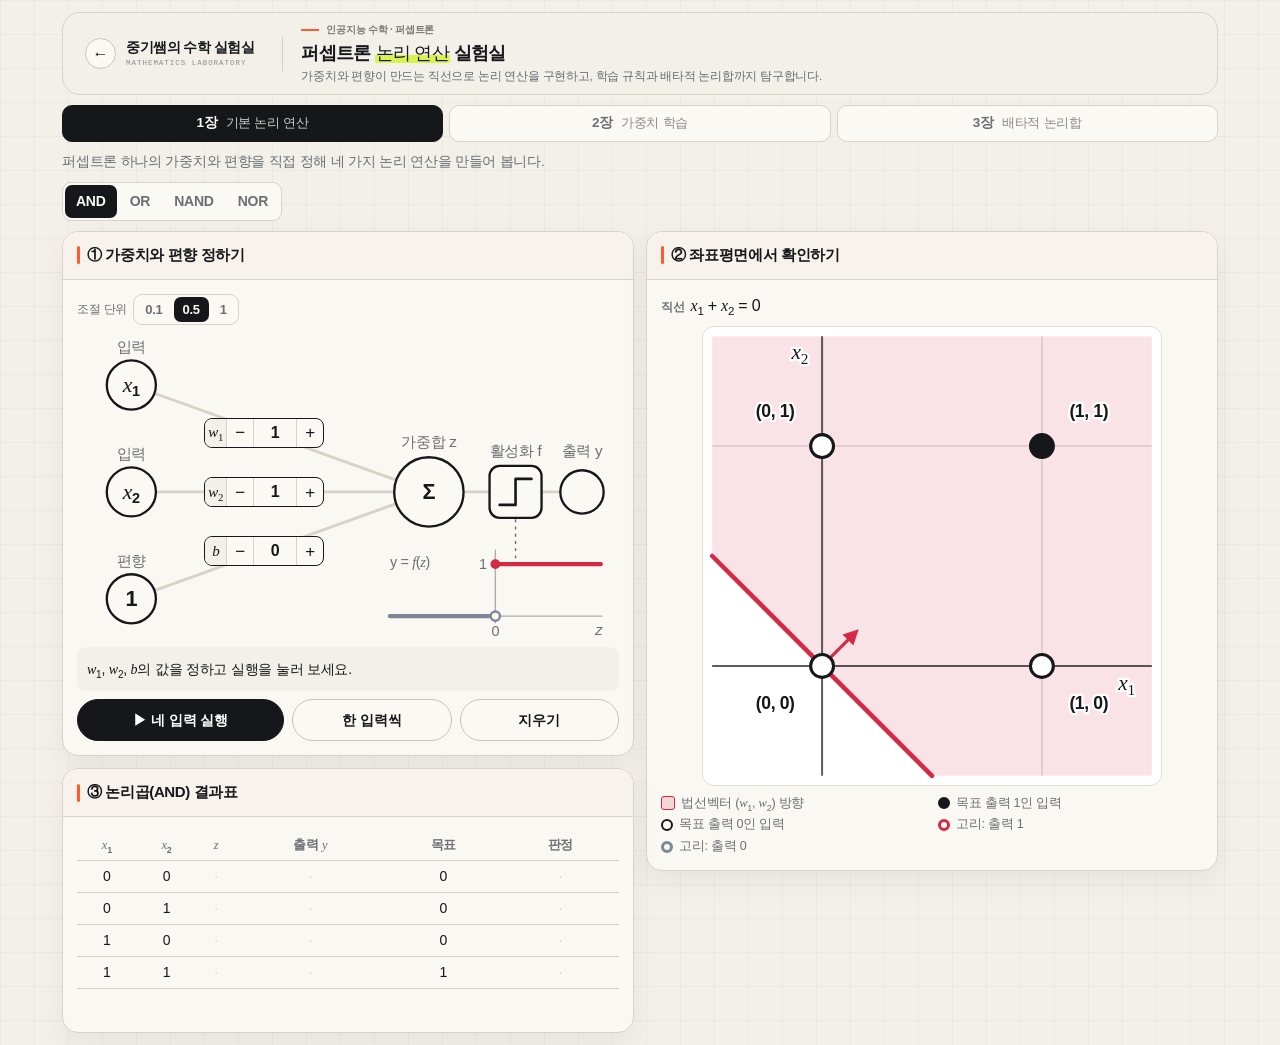
<file: perceptron/index.html>
<!DOCTYPE html>
<html lang="ko">
<head>
<meta charset="UTF-8">
<meta name="viewport" content="width=device-width, initial-scale=1">
<title>퍼셉트론 논리 연산 실험실</title>
<style>
  /* ===== 중기쌤의 수학 실험실 공통 테마 =====
     이 :root 블록과 아래 "공통 셸" 영역은 모든 도구가 동일하게 유지합니다.
     도구별 CSS는 파일 아래쪽 "도구 전용" 영역에만 추가하세요. */
  :root{
    --bg:#f2f0e9;
    --panel:#fbf9f3;
    --panel-2:#f4f1e9;
    --line:#d8d2c7;
    --border-soft:#eee9df;
    --text:#15171a;
    --muted:#6b6f74;
    --faint:#9a958a;
    --accent:#ff5a30;
    --accent-weak:rgba(255,90,48,.14);
    --lime:#d9f24f;
    --shadow:0 10px 28px rgba(21,23,26,.055);
    --radius:16px;
  }
  *{box-sizing:border-box}
  html,body{margin:0}
  body{
    background:
      linear-gradient(rgba(21,23,26,.035) 1px, transparent 1px),
      linear-gradient(90deg, rgba(21,23,26,.035) 1px, transparent 1px),
      var(--bg);
    background-size:34px 34px;
    color:var(--text);
    font-family:Pretendard,"Apple SD Gothic Neo","Noto Sans KR",-apple-system,BlinkMacSystemFont,sans-serif;
    letter-spacing:-.015em;
    min-height:100vh;
    -webkit-font-smoothing:antialiased;
  }
  button,input,select{font:inherit;color:inherit}
  .num{font-family:ui-monospace,SFMono-Regular,Consolas,monospace;font-variant-numeric:tabular-nums;letter-spacing:-.01em}

  .app{width:100%;max-width:1180px;margin:0 auto;padding:12px;display:flex;flex-direction:column;gap:10px}

  /* ---- 공통 셸: 상단바 ---- */
  .topbar{
    min-height:72px;
    display:flex;
    gap:14px;
    justify-content:space-between;
    align-items:center;
    padding:10px 14px;
    background:rgba(242,240,233,.90);
    border:1px solid var(--line);
    border-radius:18px;
    backdrop-filter:blur(14px);
  }
  .brand-area{display:flex;align-items:center;gap:18px;min-width:0}
  .home-link{
    display:flex;align-items:center;gap:10px;flex:none;
    color:var(--text);text-decoration:none;
    padding:7px 10px 7px 8px;border-radius:12px;
    transition:background .18s ease;
  }
  .home-link:hover{background:#e7e3d9}
  .home-arrow{
    width:31px;height:31px;border:1px solid #c9c4b8;border-radius:50%;
    display:grid;place-items:center;font-size:16px;line-height:1;background:#fbf9f3;
  }
  .brand-copy{display:block;line-height:1.15}
  .brand-copy strong{display:block;font-size:14px;font-weight:800;letter-spacing:-.035em}
  .brand-copy small{
    display:block;margin-top:4px;color:#8a8d90;
    font-family:ui-monospace,SFMono-Regular,Consolas,monospace;
    font-size:7.5px;letter-spacing:.13em;white-space:nowrap;
  }
  .top-divider{width:1px;height:34px;background:#d3cec3;flex:none}
  .title-row{display:block;min-width:0}
  .eyebrow{
    display:flex;align-items:center;gap:7px;margin-bottom:4px;
    color:#7b7770;font-size:10px;font-weight:750;white-space:nowrap;
  }
  .eyebrow span{display:block;width:18px;height:2px;background:var(--accent)}
  h1{
    font-size:clamp(18px,1.25vw,24px);
    margin:0;
    font-weight:800;letter-spacing:-.04em;white-space:nowrap;
  }
  h1 em{
    font-style:normal;font-weight:500;
    background:linear-gradient(transparent 60%,var(--lime) 0);
    padding:0 .04em;
  }
  .subtitle{margin:4px 0 0;color:#666b6f;font-size:11.5px}
  .badge{
    display:inline-flex;align-items:center;gap:7px;flex:none;
    background:#15171a;color:#fff;border:0;
    border-radius:999px;padding:8px 12px;font-weight:700;font-size:12px;white-space:nowrap;
  }
  .dot{width:9px;height:9px;border-radius:50%;background:#73c48f}

  /* ---- 공통 셸: 패널 ----
     기본은 "넓은 그림 영역 + 좁은 설정 영역" 2단입니다.
     패널 수가 다르면 grid-template-columns만 바꾸고, 좁은 화면에서 1단으로
     떨어지는 @media (max-width:900px) 규칙은 남겨 두세요. */
  .workspace{display:grid;grid-template-columns:minmax(0,1.55fr) minmax(300px,1fr);gap:10px}
  .panel{
    min-width:0;
    display:flex;flex-direction:column;
    background:rgba(251,249,243,.96);
    border:1px solid var(--line);
    border-radius:var(--radius);
    box-shadow:var(--shadow);
    overflow:hidden;
  }
  .panel-head{
    flex:0 0 auto;
    padding:12px 14px;
    border-bottom:1px solid var(--line);
    background:rgba(247,244,236,.92);
  }
  .panel-title{
    font-size:15px;font-weight:800;letter-spacing:-.025em;
    position:relative;padding-left:10px;
  }
  .panel-title::before{
    content:"";position:absolute;left:0;top:.15em;bottom:.15em;
    width:3px;border-radius:3px;background:var(--accent);
  }
  .panel-desc{color:#74716b;font-size:11.5px;margin-top:5px;line-height:1.45}
  .panel-body{flex:1;min-height:0;padding:14px}

  /* ---- 공통 셸: 버튼 ---- */
  .btn{
    border:1px solid #c9c4b8;background:#fbf9f3;color:#15171a;
    border-radius:999px;font-weight:700;font-size:12.5px;
    padding:9px 14px;cursor:pointer;line-height:1;
    transition:background .15s ease,border-color .15s ease,transform .15s ease;
  }
  .btn:hover:not(:disabled){transform:translateY(-1px);border-color:#15171a;background:#f2efe6}
  .btn:disabled{opacity:.4;cursor:not-allowed;transform:none}
  .btn.primary{background:#15171a;color:#fff;border-color:#15171a}
  .btn.primary:hover:not(:disabled){background:#2b2e31}
  .btn.danger{color:#a73b2c}
  .btn.icon-btn{width:38px;height:38px;padding:0;border-radius:10px;font-size:18px;display:grid;place-items:center}

  /* ---- 공통 셸: 그림 영역 (캔버스·SVG) ---- */
  .chart-wrap{background:#fff;border:1px solid #e3ded4;border-radius:12px;overflow:hidden;position:relative}
  .chart-wrap canvas,.chart-wrap svg{display:block;width:100%;height:100%}

  /* ---- 공통 셸: 입력·지표·안내 (쓰지 않는 것은 지우세요) ---- */
  .controls{display:grid;grid-template-columns:repeat(2,minmax(0,1fr));gap:9px}
  .control{display:flex;flex-direction:column;gap:5px}
  .control label{font-size:11px;color:var(--muted);font-weight:800}
  .control input{
    width:100%;padding:9px 10px;font-weight:700;
    border:1px solid #d3cec3;background:#fff;color:var(--text);border-radius:10px;
  }
  .control input:focus{outline:3px solid rgba(217,242,79,.42);border-color:#9aa64b}
  .control input[type="range"]{
    padding:0;height:22px;border:0;border-radius:0;background:transparent;
    accent-color:#15171a;cursor:pointer;
  }
  .checkbox-control{
    justify-content:center;min-height:58px;padding:8px 10px;
    border:1px solid var(--line);background:var(--panel-2);border-radius:12px;
  }
  .checkbox-control label{display:flex;align-items:center;gap:8px;color:var(--text);cursor:pointer;font-size:11px}
  .checkbox-control input{width:17px;height:17px;padding:0;accent-color:#15171a;cursor:pointer}

  .metrics{display:grid;grid-template-columns:repeat(2,minmax(0,1fr));gap:7px}
  .metric{background:var(--panel-2);border:1px solid #ddd7cc;border-radius:11px;padding:8px 9px;min-width:0}
  .metric .label{color:#77736d;font-size:10px;font-weight:800;margin-bottom:3px}
  .metric .value{
    font-size:15px;font-weight:850;color:var(--text);
    font-variant-numeric:tabular-nums;
    overflow:hidden;text-overflow:ellipsis;white-space:nowrap;
  }

  .formula{
    background:#15171a;color:#f6f2e9;border:1px solid #15171a;border-radius:12px;
    padding:9px 10px;line-height:1.55;font-size:12px;
    font-family:ui-monospace,SFMono-Regular,Consolas,monospace;overflow:auto;
  }
  .note{
    padding:10px 12px;border-radius:10px;
    background:#fff7ed;border:1px solid #fed7aa;color:#9a3412;
    font-size:11px;line-height:1.5;
  }
  .note b{color:#7c2d12;font-weight:800}
  .status{min-height:19px;font-size:11px;line-height:1.4;font-weight:750;color:var(--muted)}
  .status.ok{color:#32724f}
  .status.error{color:#b44634}

  .legend{display:flex;flex-wrap:wrap;gap:6px 12px;align-items:center}
  .legend-item{display:flex;align-items:center;gap:6px;font-size:11px;color:var(--muted)}
  .legend-item i{width:11px;height:11px;border-radius:3px;flex:none}

  /* ---- 공통 셸: 반응형 (이 3개 블록은 그대로 유지) ----
     주의: .topbar에 align-items:stretch를 쓰면 알약 모양 .badge가
     줄바꿈된 제목 높이만큼 세로로 늘어나 거대한 원처럼 깨집니다. */
  @media (max-width:1080px){
    .brand-copy small{display:none}
    .brand-copy strong{font-size:13px}
    .top-divider{height:28px}
  }
  @media (max-width:900px){
    .workspace{grid-template-columns:1fr}
  }
  @media (max-width:820px){
    .topbar{align-items:flex-start}
    .brand-area{align-items:flex-start}
    .home-link{padding-left:2px}
    .top-divider{display:none}
    .brand-copy{display:none}
    .title-row{display:block}
    h1{white-space:normal}
    .eyebrow{white-space:normal}
    .badge{display:none}
  }
  @media (max-width:520px){
    .app{padding:7px}
    .topbar{border-radius:14px;padding:9px 10px}
    .home-arrow{width:34px;height:34px}
    h1{font-size:20px;line-height:1.25}
    .subtitle{font-size:11px;white-space:normal}
    .panel{border-radius:14px}
    .panel-head{padding:12px}
    .btn{min-height:40px}
    .controls{grid-template-columns:1fr}
  }

  /* ===== 도구 전용 CSS는 여기부터 ===== */
  :root{
    --card:#fbf9f3; --ink:#15171a; --rule:#d8d2c7;
    --on:#d42a45; --off:#7d8798; --signal:#1c64d8; --good:#0c7f57; --bad:#b9500a;
    --ha:#0b8a8a; --hb:#7a48d0;
    --body:Pretendard,"Apple SD Gothic Neo","Noto Sans KR",-apple-system,BlinkMacSystemFont,sans-serif;
    --math:"STIX Two Text","Times New Roman",serif;
  }
[hidden]{display:none!important}
.m{font-family:var(--math);font-style:italic;font-weight:500}
sub{font-style:normal;font-size:.72em;line-height:0}
.lead{margin:0;font-size:13.5px;color:var(--muted);max-width:65ch}
.chapters{display:grid;grid-template-columns:repeat(3,1fr);gap:6px}
.chapters a{display:flex;flex-direction:column;align-items:center;padding:6px 4px;border-radius:10px;border:1px solid var(--rule);background:var(--card);color:var(--muted);text-decoration:none;font-weight:600;font-size:13.5px;line-height:1.25;text-align:center}
.chapters a small{font-size:11px;font-weight:500;opacity:.8}
.chapters a.cur{background:var(--ink);color:var(--card);border-color:var(--ink)}
.chapters a:focus-visible{outline:2px solid var(--signal);outline-offset:2px}
.bar{display:flex;flex-wrap:wrap;align-items:center;gap:6px 10px}
.seg{display:inline-flex;border:1px solid var(--rule);border-radius:9px;background:var(--card);padding:2px;gap:2px;max-width:100%}
.seg input{position:absolute;opacity:0;pointer-events:none}
.seg label{padding:6px 11px;border-radius:7px;font-size:14px;font-weight:600;color:var(--muted);cursor:pointer;white-space:nowrap}
.seg input:checked+label{background:var(--ink);color:var(--card)}
.seg input:focus-visible+label{outline:2px solid var(--signal);outline-offset:1px}
.seg.small label{padding:3px 9px;font-size:13px}
.grid{display:grid;gap:12px;grid-template-columns:minmax(0,1fr);grid-template-areas:"net" "plane" "table"}
.tool{display:flex;flex-direction:column;gap:10px;font-size:15px;line-height:1.5}
.panel-body{display:flex;flex-direction:column;gap:8px}
.panel-head .row{gap:8px 12px}
.c-net{grid-area:net}.c-plane{grid-area:plane}.c-table{grid-area:table}.c-calc{grid-area:calc}
.grid.g2{grid-template-areas:"net" "plane" "calc" "table"}
.btn.sm{height:32px;font-size:13px;padding:0 12px}
.chk{display:flex;align-items:center;gap:6px;font-size:13px;font-weight:600;cursor:pointer}
.chk input{width:18px;height:18px;accent-color:var(--ink)}
.ask{border:2px solid var(--signal);border-radius:10px;padding:8px;display:flex;flex-direction:column;gap:8px}
.ask .q{font-size:14px;font-weight:600}
.ask .opts{display:grid;grid-template-columns:1fr 1fr;gap:8px}
.ask .msg{color:var(--bad);font-size:13px;font-weight:600}
.row{display:flex;align-items:center;justify-content:space-between;gap:8px;flex-wrap:wrap}
.unit{display:flex;align-items:center;gap:6px;font-size:12px;color:var(--muted)}

/* 신경망 */
.net{position:relative;width:100%;max-width:520px;margin:0 auto;aspect-ratio:360/212}
.net.mlp{aspect-ratio:360/196}
.msteps{display:block;width:100%;max-width:520px;margin:0 auto;overflow:visible}
.stitle{font:600 10.5px var(--body)}.stitle.ka{fill:var(--ha)}.stitle.kb{fill:var(--hb)}.stitle.kr{fill:var(--on)}
.net svg{position:absolute;inset:0;width:100%;height:100%;overflow:visible}
.edge{stroke:var(--rule);stroke-width:2}
.node{fill:var(--card);stroke:var(--ink);stroke-width:1.6;transition:fill .2s,stroke .2s}
.node.lit{stroke:var(--signal);stroke-width:2.6}
.node.on{fill:var(--on);stroke:var(--on)}
.node.off{fill:var(--off);stroke:var(--off)}
.node.ka{stroke:var(--ha);stroke-width:2.2}.node.kb{stroke:var(--hb);stroke-width:2.2}.node.kr{stroke:var(--on);stroke-width:2.2}
.node.sel{stroke-width:4}
.node.on.ka,.node.on.kb,.node.on.kr{stroke:var(--on)}.node.off.ka,.node.off.kb,.node.off.kr{stroke:var(--off)}
.tap{cursor:pointer}
.ntext{fill:var(--ink);font-size:15px;text-anchor:middle;dominant-baseline:central;font-weight:600;font-variant-numeric:tabular-nums;pointer-events:none}
.ntext.inv{fill:#fff}
.nlabel{fill:var(--muted);font-size:10.5px;text-anchor:middle;font-family:var(--body)}
.wlab{font:600 11px var(--body);text-anchor:middle;paint-order:stroke;stroke:var(--card);stroke-width:3px;stroke-linejoin:round;font-variant-numeric:tabular-nums}
.wlab.ka{fill:var(--ha)}.wlab.kb{fill:var(--hb)}.wlab.kr{fill:var(--on)}
.wlab{transition:font-size .2s}.wlab.hit{font-size:14px;stroke:color-mix(in srgb,var(--signal) 22%,var(--card));stroke-width:7px}
.glyph{fill:none;stroke:var(--ink);stroke-width:1.8;stroke-linejoin:round;stroke-linecap:round}
.pulse{fill:var(--signal);opacity:0;filter:drop-shadow(0 0 3px var(--signal))}
.trail{stroke:var(--signal);stroke-width:3;stroke-linecap:round;opacity:0;transition:opacity .25s}
.net .wctl{transition:border-color .2s,box-shadow .2s}
.net .wctl.hit{border-color:var(--signal);box-shadow:0 0 0 3px color-mix(in srgb,var(--signal) 28%,transparent)}
.wctl{display:flex;align-items:stretch;height:30px;background:var(--card);border:1.5px solid var(--ink);border-radius:8px;overflow:hidden}
.net .wctl{position:absolute;transform:translate(-50%,-50%)}
.wctl label{width:22px;display:flex;align-items:center;justify-content:center;font-size:15px;background:var(--bg);border-right:1px solid var(--rule)}
.wctl button{width:26px;border:0;background:transparent;color:var(--ink);font-size:17px;line-height:1;cursor:pointer;padding:0;font-family:var(--body)}
.wctl button:active{background:var(--rule)}
.wctl input{width:44px;border:0;border-left:1px solid var(--rule);border-right:1px solid var(--rule);background:transparent;color:var(--ink);text-align:center;font-size:16px;font-family:var(--body);font-weight:600;padding:0;font-variant-numeric:tabular-nums;border-radius:0;transition:background .3s}
.wctl input.flash{background:color-mix(in srgb,var(--signal) 30%,transparent)}
.wctl button:focus-visible,.wctl input:focus-visible,.btn:focus-visible{outline:2px solid var(--signal);outline-offset:-2px}
.caption{min-height:44px;margin:0;padding:7px 10px;border-radius:9px;background:var(--bg);font-size:14px;display:flex;align-items:center;font-variant-numeric:tabular-nums}
.caption.two{min-height:62px}
.calc{min-height:132px;margin:0;padding:7px 10px;border-radius:9px;background:var(--bg);font-size:13.5px;line-height:1.5;font-variant-numeric:tabular-nums}
.calc div{white-space:normal;overflow:visible;overflow-wrap:break-word}.calc div.wrapok{white-space:normal}
.calc .hd{font-weight:700}
.rule{font-size:14px;margin:0}
.chips{list-style:none;margin:0;padding:0;display:grid;grid-template-columns:repeat(4,1fr);gap:6px}
.chips li{border:1px solid var(--rule);border-radius:8px;padding:3px 2px;text-align:center;font-size:12.5px;font-variant-numeric:tabular-nums;color:var(--muted);white-space:nowrap}
.chips li.cur{border-color:var(--signal);box-shadow:0 0 0 1px var(--signal)}
.chips li.ok{color:var(--good);border-color:var(--good);font-weight:600}
.chips li.ng{color:var(--bad);border-color:var(--bad);font-weight:600}
.btns{display:grid;grid-template-columns:1.3fr 1fr 1fr;gap:8px}
.btns.four{grid-template-columns:repeat(4,1fr);gap:6px}
.btns.four .btn{font-size:13px}

/* 다층 퍼셉트론 편집기 */
.editor{display:flex;flex-direction:column;gap:6px}
.steps3{display:grid;grid-template-columns:repeat(3,minmax(0,1fr));gap:6px}
.steps3 .fld{display:flex;flex-direction:column;gap:2px;align-items:center;font-size:12px;color:var(--muted);min-width:0}
.steps3 .wctl{width:100%;max-width:120px}
.steps3 .wctl button{flex:1}
.steps3 .wctl input{width:40px;flex:1.4;min-width:0}
.fx{font-size:14.5px;margin:0;font-variant-numeric:tabular-nums}
details{font-size:13px;color:var(--muted)}
summary{cursor:pointer;font-weight:600}

/* 좌표평면 */
.eq{font-size:16px;font-variant-numeric:tabular-nums}
.eq .tag{font-size:12px;color:var(--muted);margin-right:6px;font-weight:600}
.plane{width:100%;max-width:min(460px,56vh);margin:0 auto;aspect-ratio:1}
.plane svg{width:100%;height:100%;display:block}
.plane svg,.planes svg{--card:#fff;background:#fff;border:1px solid #e3ded4;border-radius:12px}
.planes svg{display:block;width:100%}
.planes{display:grid;grid-template-columns:repeat(auto-fit,minmax(215px,1fr));gap:10px}
.planes figure{margin:0;display:flex;flex-direction:column;gap:4px;min-width:0}
.planes figcaption{font-size:12.5px;color:var(--muted);font-weight:600}
.r-on{fill-opacity:.13}.r-on.strip{fill-opacity:.3}.r-on.kr{fill:var(--on)}.r-on.ka{fill:var(--ha)}.r-on.kb{fill:var(--hb)}
.gridl{stroke:var(--ink);stroke-opacity:.14;stroke-width:1}
.axis{stroke:var(--ink);stroke-opacity:.7;stroke-width:1.3}
.bline{stroke-width:3;stroke-linecap:round}.bline.kr{stroke:var(--on)}.bline.ka{stroke:var(--ha)}.bline.kb{stroke:var(--hb)}
.gline{stroke:var(--muted);stroke-width:2;stroke-dasharray:5 4;opacity:.7}
.nvec{stroke-width:2;stroke-linecap:round}.nvec.kr{stroke:var(--on)}.nvec.ka{stroke:var(--ha)}.nvec.kb{stroke:var(--hb)}
.nhead.kr{fill:var(--on)}.nhead.ka{fill:var(--ha)}.nhead.kb{fill:var(--hb)}
.llab{font:700 12px var(--body);text-anchor:middle;paint-order:stroke;stroke:var(--card);stroke-width:3.5px;stroke-linejoin:round}
.llab.kr{fill:var(--on)}.llab.ka{fill:var(--ha)}.llab.kb{fill:var(--hb)}
.ptxt{fill:var(--ink);font-size:11.5px;font-family:var(--body);font-weight:600;paint-order:stroke;stroke:var(--card);stroke-width:3px;stroke-linejoin:round;font-variant-numeric:tabular-nums}
.ptxt.ok{fill:var(--good)}.ptxt.ng{fill:var(--bad)}
.axn{fill:var(--ink);font-size:14px;paint-order:stroke;stroke:var(--card);stroke-width:3px;stroke-linejoin:round}
.pt0{fill:var(--card);stroke:var(--ink);stroke-width:2}
.pt1{fill:var(--ink);stroke:var(--ink);stroke-width:2}
.oring{fill:none;stroke-width:4.5}.oring.on{stroke:var(--on)}.oring.off{stroke:var(--off)}
.ring{fill:none;stroke:var(--signal);stroke-width:2.5;animation:blink 1s ease-in-out infinite}
@keyframes blink{50%{opacity:.25}}
.zseg{stroke-width:2;stroke-dasharray:4 3}.zseg.on{stroke:var(--on)}.zseg.off{stroke:var(--off)}
.ztxt{font:700 12px var(--body);paint-order:stroke;stroke:var(--card);stroke-width:3.5px;stroke-linejoin:round;font-variant-numeric:tabular-nums}
.ztxt.on{fill:var(--on)}.ztxt.off{fill:var(--muted)}
.sax{stroke:var(--muted);stroke-width:1;opacity:.55}.scon{stroke:var(--muted);stroke-width:1;stroke-dasharray:2 3}
.sOn{stroke:var(--on);stroke-width:3;stroke-linecap:round}.sOff{stroke:var(--off);stroke-width:3;stroke-linecap:round}
.slab{fill:var(--muted);font-size:10px;font-family:var(--body)}
.sdot{stroke:var(--card);stroke-width:1.2}.sdot.on{fill:var(--on)}.sdot.off{fill:var(--off)}.sdot.cur{fill:var(--signal)}
.clab{font:700 10.5px var(--body);text-anchor:middle;fill:var(--ink);paint-order:stroke;stroke:var(--card);stroke-width:3px;font-variant-numeric:tabular-nums}
.legend{display:grid;grid-template-columns:1fr 1fr;gap:3px 12px;font-size:12.5px;color:var(--muted);margin:0;padding:0;list-style:none}
.legend li{display:flex;align-items:center;gap:6px;white-space:nowrap}
.sw{width:14px;height:14px;border-radius:3px;flex:none;border:1px solid var(--on);background:color-mix(in srgb,var(--on) 16%,transparent)}
.ldot{width:12px;height:12px;border-radius:50%;flex:none;border:2px solid var(--ink)}
.ldot.f{background:var(--ink)}.ldot.on{border:3.5px solid var(--on)}.ldot.off{border:3.5px solid var(--off)}
.dash{width:16px;border-top:2px dashed var(--muted);flex:none}

/* 표 */
table{width:100%;border-collapse:collapse;font-variant-numeric:tabular-nums;font-size:14px}
th,td{padding:5px 3px;text-align:center;border-bottom:1px solid var(--rule)}
th{font-size:12.5px;color:var(--muted);font-weight:600}
tr.cur td{background:color-mix(in srgb,var(--signal) 12%,transparent)}
td.empty{color:var(--rule)}
.pill{display:inline-block;min-width:26px;padding:0 7px;border-radius:99px;font-weight:700;color:#fff}
.pill.on{background:var(--on)}.pill.off{background:var(--off)}
.ok{color:var(--good);font-weight:700}.ng{color:var(--bad);font-weight:700}
.verdict{margin:0;font-size:14px;font-weight:600;min-height:21px}
.verdict.ok{color:var(--good)}.verdict.ng{color:var(--bad)}
.logwrap{max-height:232px;overflow:auto;border:1px solid var(--rule);border-radius:9px}
.logwrap table{font-size:13px}.logwrap th{font-size:11.5px;line-height:1.25}
.logwrap th{position:sticky;top:0;background:var(--card);z-index:1}
.logwrap tr.upd td{background:color-mix(in srgb,var(--bad) 10%,transparent)}
.logwrap tr.sep td{border-top:2px solid var(--rule)}

@media (min-width:860px){
  .grid{grid-template-columns:minmax(0,1fr) minmax(0,1fr);grid-template-areas:"net plane" "table plane";align-items:start}
  .grid.g2{grid-template-areas:"net plane" "calc plane" "table plane"}

  .chips{display:none}
  .chapters a{flex-direction:row;justify-content:center;gap:8px;padding:9px}
  .chapters a small{font-size:13px}
}
@media (prefers-reduced-motion:reduce){.ring{animation:none}.node{transition:none}}
.btn{height:42px;font-size:14px;padding:0 4px;white-space:nowrap}
.btns.four .btn{font-size:13px}
</style>
</head>
<body>

<div class="app">
  <div class="topbar">
    <div class="brand-area">
      <a class="home-link" href="../#tools" aria-label="중기쌤의 수학 실험실 메인으로">
        <span class="home-arrow">←</span>
        <span class="brand-copy">
          <strong>중기쌤의 수학 실험실</strong>
          <small>MATHEMATICS LABORATORY</small>
        </span>
      </a>
      <span class="top-divider" aria-hidden="true"></span>
      <div class="title-row">
        <div class="eyebrow"><span></span>인공지능 수학 · 퍼셉트론</div>
        <h1>퍼셉트론 <em>논리 연산</em> 실험실</h1>
        <p class="subtitle">가중치와 편향이 만드는 직선으로 논리 연산을 구현하고, 학습 규칙과 배타적 논리합까지 탐구합니다.</p>
      </div>
    </div>
  </div>

  <div class="tool">
  <nav class="chapters" aria-label="챕터">
    <a href="#ch1" data-ch="1">1장<small>기본 논리 연산</small></a>
    <a href="#ch2" data-ch="2">2장<small>가중치 학습</small></a>
    <a href="#ch3" data-ch="3">3장<small>배타적 논리합</small></a>
  </nav>
  <p class="lead" id="lead"></p>

  <!-- 1장 연산 선택 -->
  <div class="bar" id="bar1">
    <div class="seg" role="radiogroup" aria-label="논리 연산 선택">
      <input type="radio" name="gate" id="gAnd" value="and" checked><label for="gAnd">AND</label>
      <input type="radio" name="gate" id="gOr" value="or"><label for="gOr">OR</label>
      <input type="radio" name="gate" id="gNand" value="nand"><label for="gNand">NAND</label>
      <input type="radio" name="gate" id="gNor" value="nor"><label for="gNor">NOR</label>
    </div>
  </div>
  <!-- 3장 방식 선택 -->
  <div class="bar" id="bar3" hidden>
    <div class="seg" role="radiogroup" aria-label="신경망 구조 선택">
      <input type="radio" name="xmode" id="xm1" value="single" checked><label for="xm1">단층 퍼셉트론</label>
      <input type="radio" name="xmode" id="xm2" value="mlp"><label for="xm2">다층 퍼셉트론</label>
    </div>
  </div>

  <!-- ===== 실험실: 1장, 3장(단층 퍼셉트론) ===== -->
  <main class="grid" id="lab">
    <article class="panel c-net" aria-label="인공신경망">
      <div class="panel-head"><div><div class="panel-title">① 가중치와 편향 정하기</div></div></div>
      <div class="panel-body">
      <div class="row">
        <div class="unit"><span>조절 단위</span>
          <div class="seg small" role="radiogroup" aria-label="조절 단위">
            <input type="radio" name="unit" id="u01" value="0.1"><label for="u01">0.1</label>
            <input type="radio" name="unit" id="u05" value="0.5" checked><label for="u05">0.5</label>
            <input type="radio" name="unit" id="u1" value="1"><label for="u1">1</label>
          </div>
        </div>
      </div>
      <div class="net" id="aNet"></div>
      <p class="caption" id="aCaption" aria-live="polite"></p>
      <ol class="chips" id="aChips" aria-label="입력별 결과"></ol>
      <div class="btns">
        <button type="button" class="btn primary" id="aRun">▶ 네 입력 실행</button>
        <button type="button" class="btn" id="aStep">한 입력씩</button>
        <button type="button" class="btn" id="aClear">지우기</button>
      </div>
    </div>
    </article>
    <article class="panel c-plane" aria-label="좌표평면">
      <div class="panel-head"><div><div class="panel-title">② 좌표평면에서 확인하기</div></div></div>
      <div class="panel-body">
      <div class="eq" id="aEq"></div>
      <div class="plane"><svg id="aPlane" viewBox="0 0 300 300" role="img" aria-label="입력 좌표평면"></svg></div>
      <ul class="legend">
        <li><span class="sw"></span><span>법선벡터 (<span class="m">w</span><sub>1</sub>, <span class="m">w</span><sub>2</sub>) 방향</span></li>
        <li><span class="ldot f"></span><span>목표 출력 1인 입력</span></li>
        <li><span class="ldot"></span><span>목표 출력 0인 입력</span></li>
        <li><span class="ldot on"></span><span>고리: 출력 1</span></li>
        <li><span class="ldot off"></span><span>고리: 출력 0</span></li>
      </ul>
    </div>
    </article>
    <article class="panel c-table" aria-label="논리 연산 결과표">
      <div class="panel-head"><div><div class="panel-title" id="aTblTitle"></div></div></div>
      <div class="panel-body">
      <table>
        <thead><tr>
          <th><span class="m">x</span><sub>1</sub></th><th><span class="m">x</span><sub>2</sub></th>
          <th><span class="m">z</span></th><th>출력 <span class="m">y</span></th><th>목표</th><th>판정</th>
        </tr></thead>
        <tbody id="aTbody"></tbody>
      </table>
      <p class="verdict" id="aVerdict"></p>
    </div>
    </article>
  </main>

  <!-- ===== 2장: 가중치 학습 ===== -->
  <main class="grid" id="learn" hidden>
    <article class="panel c-net" aria-label="학습 과정">
      <div class="panel-head"><div><div class="panel-title">① 학습 과정 따라가기</div></div></div>
      <div class="panel-body">
      <div class="row">
        <div class="seg small" role="radiogroup" aria-label="학습할 논리 연산">
          <input type="radio" name="lgate" id="lgAnd" value="and" checked><label for="lgAnd">AND</label>
          <input type="radio" name="lgate" id="lgOr" value="or"><label for="lgOr">OR</label>
          <input type="radio" name="lgate" id="lgNand" value="nand"><label for="lgNand">NAND</label>
          <input type="radio" name="lgate" id="lgNor" value="nor"><label for="lgNor">NOR</label>
          <input type="radio" name="lgate" id="lgXor" value="xor"><label for="lgXor">XOR</label>
        </div>
      </div>
      <p class="rule"><span class="m">w<sub>i</sub></span> ← <span class="m">w<sub>i</sub></span> + (<span class="m">t</span> − <span class="m">y</span>)<span class="m">x<sub>i</sub></span>,&nbsp; <span class="m">b</span> ← <span class="m">b</span> + (<span class="m">t</span> − <span class="m">y</span>)</p>
      <p class="lead"><span class="m">t</span>: 목표 출력(정답), <span class="m">y</span>: 퍼셉트론이 낸 출력, <span class="m">t</span> − <span class="m">y</span>: 오차, <span class="m">x<sub>i</sub></span>: 입력</p>
      <div class="net" id="lNet"></div>
      <div class="calc" id="lCalc" aria-live="polite"></div>
      <div class="btns four">
        <button type="button" class="btn primary" id="lStep">한 단계</button>
        <button type="button" class="btn" id="lEpoch">한 바퀴</button>
        <button type="button" class="btn" id="lAuto">끝까지</button>
        <button type="button" class="btn" id="lReset">처음부터</button>
      </div>
    </div>
    </article>
    <article class="panel c-plane" aria-label="좌표평면">
      <div class="panel-head"><div><div class="panel-title">② 직선이 움직이는 모습</div></div></div>
      <div class="panel-body">
      <div class="eq" id="lEq"></div>
      <div class="plane"><svg id="lPlane" viewBox="0 0 300 300" role="img" aria-label="학습 중인 직선"></svg></div>
      <ul class="legend">
        <li><span class="ldot f"></span><span>목표 1</span></li>
        <li><span class="ldot"></span><span>목표 0</span></li>
        <li><span class="ldot on"></span><span>고리: 지금 출력 1</span></li>
        <li><span class="ldot off"></span><span>고리: 지금 출력 0</span></li>
        <li><span class="dash"></span><span>갱신 전 직선</span></li>
      </ul>
    </div>
    </article>
    <article class="panel c-table" aria-label="학습 기록">
      <div class="panel-head"><div><div class="panel-title">③ 학습 기록</div><div class="panel-desc">갱신이 일어난 줄은 색으로 표시됩니다.</div></div></div>
      <div class="panel-body">
      <div class="logwrap" id="lLogWrap">
        <table>
          <thead><tr><th>바퀴</th><th>입력</th><th>목표 <span class="m">t</span></th><th>출력 <span class="m">y</span></th><th>오차 <span class="m">t</span>−<span class="m">y</span></th>
            <th><span class="m">w</span><sub>1</sub></th><th><span class="m">w</span><sub>2</sub></th><th><span class="m">b</span></th></tr></thead>
          <tbody id="lLog"></tbody>
        </table>
      </div>
      <p class="verdict" id="lStatus"></p>
    </div>
    </article>
  </main>

  <!-- ===== 3장: 다층 퍼셉트론 ===== -->
  <main class="grid" id="mlp" hidden>
    <article class="panel c-net" aria-label="다층 퍼셉트론">
      <div class="panel-head"><div><div class="panel-title">① 뉴런을 골라 가중치와 편향 정하기</div></div></div>
      <div class="panel-body">
      <div class="net mlp">
        <svg viewBox="0 0 360 196" id="mSvg">
          <line class="edge" x1="36" y1="52" x2="176" y2="52"/><line class="edge" x1="36" y1="52" x2="176" y2="144"/>
          <line class="edge" x1="36" y1="144" x2="176" y2="52"/><line class="edge" x1="36" y1="144" x2="176" y2="144"/>
          <line class="edge" x1="176" y1="52" x2="312" y2="98"/><line class="edge" x1="176" y1="144" x2="312" y2="98"/>
          <line class="trail" id="mf1"/><line class="trail" id="mf2"/><line class="trail" id="mf3"/>
          <line class="trail" id="mf4"/><line class="trail" id="mf5"/><line class="trail" id="mf6"/>
          <circle class="pulse" id="mp1" r="5"/><circle class="pulse" id="mp2" r="5"/><circle class="pulse" id="mp3" r="5"/>
          <circle class="pulse" id="mp4" r="5"/><circle class="pulse" id="mp5" r="5"/><circle class="pulse" id="mp6" r="5"/>
          <text class="wlab ka" id="mw_h1_w1" x="106" y="46"></text>
          <text class="wlab ka" id="mw_h1_w2" x="84" y="130"></text>
          <text class="wlab kb" id="mw_h2_w1" x="84" y="74"></text>
          <text class="wlab kb" id="mw_h2_w2" x="106" y="158"></text>
          <text class="wlab kr" id="mw_o_w1" x="250" y="66"></text>
          <text class="wlab kr" id="mw_o_w2" x="250" y="138"></text>
          <text class="wlab ka" id="mw_h1_b" x="176" y="22"></text>
          <text class="wlab kb" id="mw_h2_b" x="176" y="182"></text>
          <text class="wlab kr" id="mw_o_b" x="312" y="136"></text>
          <circle class="node" id="mnX1" cx="36" cy="52" r="16"/><text class="ntext" id="mtX1" x="36" y="52"></text>
          <circle class="node" id="mnX2" cx="36" cy="144" r="16"/><text class="ntext" id="mtX2" x="36" y="144"></text>
          <circle class="node ka tap" id="mnH1" data-n="h1" cx="176" cy="52" r="20"/><text class="ntext" id="mtH1" x="176" y="52"></text>
          <circle class="node kb tap" id="mnH2" data-n="h2" cx="176" cy="144" r="20"/><text class="ntext" id="mtH2" x="176" y="144"></text>
          <circle class="node kr tap" id="mnO" data-n="o" cx="312" cy="98" r="20"/><text class="ntext" id="mtO" x="312" y="98"></text>
          <text class="nlabel" x="312" y="70">출력</text>
        </svg>
      </div>
      <svg id="mSteps" class="msteps" viewBox="0 0 360 64" role="img" aria-label="세 뉴런의 계단함수 그래프"></svg>
      <div class="editor">
        <div class="seg small" role="radiogroup" aria-label="뉴런 선택">
          <input type="radio" name="msel" id="ms1" value="h1" checked><label for="ms1"><span class="m">h</span><sub>1</sub> 뉴런</label>
          <input type="radio" name="msel" id="ms2" value="h2"><label for="ms2"><span class="m">h</span><sub>2</sub> 뉴런</label>
          <input type="radio" name="msel" id="ms3" value="o"><label for="ms3">출력 <span class="m">y</span> 뉴런</label>
        </div>
        <div class="steps3">
          <div class="fld"><span id="mL1"></span>
            <div class="wctl"><button type="button" data-mk="w1" data-d="-1" aria-label="첫째 가중치 줄이기">−</button><input id="mP1" type="text" inputmode="decimal" autocomplete="off" aria-label="첫째 가중치"><button type="button" data-mk="w1" data-d="1" aria-label="첫째 가중치 늘리기">+</button></div></div>
          <div class="fld"><span id="mL2"></span>
            <div class="wctl"><button type="button" data-mk="w2" data-d="-1" aria-label="둘째 가중치 줄이기">−</button><input id="mP2" type="text" inputmode="decimal" autocomplete="off" aria-label="둘째 가중치"><button type="button" data-mk="w2" data-d="1" aria-label="둘째 가중치 늘리기">+</button></div></div>
          <div class="fld"><span>편향</span>
            <div class="wctl"><button type="button" data-mk="b" data-d="-1" aria-label="편향 줄이기">−</button><input id="mP3" type="text" inputmode="decimal" autocomplete="off" aria-label="편향"><button type="button" data-mk="b" data-d="1" aria-label="편향 늘리기">+</button></div></div>
        </div>
        <p class="fx" id="mFx"></p>
        <details><summary>힌트</summary>배타적 논리합은 "NAND와 OR의 결과를 AND로 묶은 것"과 같습니다. 1장에서 찾은 값을 뉴런 세 개에 나누어 넣어 보세요.</details>
      </div>
      <p class="caption two" id="mCaption" aria-live="polite"></p>
      <ol class="chips" id="mChips" aria-label="입력별 결과"></ol>
      <div class="btns">
        <button type="button" class="btn primary" id="mRun">▶ 네 입력 실행</button>
        <button type="button" class="btn" id="mStep">한 입력씩</button>
        <button type="button" class="btn" id="mClear">지우기</button>
      </div>
    </div>
    </article>
    <article class="panel c-plane" aria-label="좌표평면">
      <div class="panel-head"><div><div class="panel-title">② 두 평면에서 확인하기</div></div></div>
      <div class="panel-body">
      <div class="planes">
        <figure><figcaption>입력 평면: <span class="m">h</span><sub>1</sub>, <span class="m">h</span><sub>2</sub>의 직선</figcaption>
          <svg id="mPlaneX" viewBox="0 0 300 300" role="img" aria-label="입력 평면"></svg></figure>
        <figure><figcaption>은닉 평면: 출력 뉴런의 직선</figcaption>
          <svg id="mPlaneH" viewBox="0 0 300 300" role="img" aria-label="은닉 평면"></svg></figure>
      </div>
      <p class="lead">입력 평면의 색 띠는 각 직선의 법선벡터 방향(출력 1인 쪽)입니다. 은닉 평면의 점은 각 입력이 (<span class="m">h</span><sub>1</sub>, <span class="m">h</span><sub>2</sub>)로 옮겨진 위치이고, 옆의 "입력 (…)"은 원래의 (<span class="m">x</span><sub>1</sub>, <span class="m">x</span><sub>2</sub>)입니다. 같은 자리로 옮겨진 입력은 점 하나로 표시합니다.</p>
    </div>
    </article>
    <article class="panel c-table" aria-label="결과표">
      <div class="panel-head"><div><div class="panel-title">③ 배타적 논리합(XOR) 결과표</div></div></div>
      <div class="panel-body">
      <table>
        <thead><tr>
          <th><span class="m">x</span><sub>1</sub></th><th><span class="m">x</span><sub>2</sub></th>
          <th><span class="m">h</span><sub>1</sub></th><th><span class="m">h</span><sub>2</sub></th>
          <th>출력 <span class="m">y</span></th><th>목표</th><th>판정</th>
        </tr></thead>
        <tbody id="mTbody"></tbody>
      </table>
      <p class="verdict" id="mVerdict"></p>
    </div>
    </article>
  </main>
  </div>
</div>

<script>
(function(){
  "use strict";
  var $=function(id){return document.getElementById(id);};
  var CASES=[[0,0],[0,1],[1,0],[1,1]];
  var GATES={
    and:{name:"논리곱(AND)", f:function(a,b){return a&b;}},
    or:{name:"논리합(OR)", f:function(a,b){return a|b;}},
    nand:{name:"부정 논리곱(NAND)", f:function(a,b){return 1-(a&b);}},
    nor:{name:"부정 논리합(NOR)", f:function(a,b){return 1-(a|b);}},
    xor:{name:"배타적 논리합(XOR)", f:function(a,b){return a^b;}}
  };
  var CANCEL={};
  var reduce=window.matchMedia&&window.matchMedia("(prefers-reduced-motion: reduce)").matches;

  // ---------- 공통: 수 ----------
  function r2(n){return Math.round(n*100)/100;}
  function r6(n){return Math.round(n*1e6)/1e6;}
  function num(n){var s=String(r2(n)); if(s==="-0")s="0"; return s.replace("-","−");}
  function par(n){return n<0?"("+num(n)+")":num(n);}
  function step01(z){return z>=0?1:0;}
  function zOf(p,a,b){return r6(p.w1*a+p.w2*b+p.b);}
  function V(name,sub){return '<span class="m">'+name+'</span>'+(sub?'<sub>'+sub+'</sub>':'');}
  var X1=V("x","1"), X2=V("x","2"), Z=V("z");
  function linExpr(p,v1,v2){ // w1·v1 + w2·v2 + b 를 교과서식으로
    var parts=[];
    function add(c,v){
      if(c===0) return;
      var a=Math.abs(c), body=(v?(a===1?"":num(a)):num(a))+(v||"");
      parts.push(parts.length===0?((c<0?"−":"")+body):((c<0?" − ":" + ")+body));
    }
    add(p.w1,v1); add(p.w2,v2); add(p.b,"");
    return parts.length?parts.join(""):"0";
  }
  function parseNum(s){return parseFloat(String(s).replace("−","-").replace(",","."));}
  function clampW(v){return r2(Math.max(-9.9,Math.min(9.9,v)));}

  // ---------- 공통: 애니메이션 ----------
  // eng.paused 동안에는 시간이 흐르지 않는다 (멈춤 → 계속)
  function sleep(ms,eng,id){
    return new Promise(function(res,rej){
      var left=ms, last=performance.now();
      function tick(){
        if(id!==eng.runId){rej(CANCEL);return;}
        var now=performance.now(); if(!eng.paused) left-=now-last; last=now;
        left<=0?res():setTimeout(tick,Math.min(left,40));
      }
      setTimeout(tick,Math.min(ms,40));
    });
  }
  function tween(ms,eng,id,fn){
    if(reduce){fn(1);return Promise.resolve();}
    return new Promise(function(res,rej){
      var el=0, last=null;
      function frame(t){
        if(id!==eng.runId){rej(CANCEL);return;}
        if(last!==null&&!eng.paused) el+=t-last; last=t;
        var k=Math.min(1,el/ms); fn(k<.5?2*k*k:1-Math.pow(-2*k+2,2)/2);
        k<1?requestAnimationFrame(frame):res();
      }
      requestAnimationFrame(frame);
    });
  }

  // 신호 점이 (x0,y0)→(x1,y1)로 이동하고, 지나간 자리에 (ox,oy)부터 빛나는 자취를 남긴다
  function flow(el,tr,x0,y0,x1,y1,ms,eng,id,ox,oy){
    if(tr){tr.setAttribute("x1",ox==null?x0:ox);tr.setAttribute("y1",oy==null?y0:oy);tr.setAttribute("x2",x0);tr.setAttribute("y2",y0);tr.style.opacity=.55;}
    el.style.opacity=reduce?0:1;
    return tween(ms,eng,id,function(k){
      var x=x0+(x1-x0)*k, y=y0+(y1-y0)*k;
      el.setAttribute("cx",x);el.setAttribute("cy",y);
      if(tr){tr.setAttribute("x2",x);tr.setAttribute("y2",y);}
    }).then(function(){el.style.opacity=0;});
  }

  // ---------- 공통: 좌표평면 ----------
  var LO=-0.5, HI=1.5, PAD=6, SPAN=288, SQ=[[LO,LO],[HI,LO],[HI,HI],[LO,HI]];
  function setView(v){LO=v?v.lo:-0.5; HI=v?v.hi:1.5; SQ=[[LO,LO],[HI,LO],[HI,HI],[LO,HI]];}
  function halfFor(ps){ // 직선이 화면에 들어오도록 하는 보기 범위의 반너비 (기본 1)
    var half=1;
    ps.forEach(function(q){
      if(!q) return; var n=Math.hypot(q.w1,q.w2); if(n<1e-9) return;
      var d=Math.abs(q.w1*0.5+q.w2*0.5+q.b)/n; // 화면 중심 (0.5, 0.5)에서 직선까지의 거리
      if(d>0.95) half=Math.max(half,d*1.2+0.3);
    });
    return Math.min(half,12);
  }
  function px(x){return PAD+(x-LO)/(HI-LO)*SPAN;}
  function py(y){return PAD+SPAN-(y-LO)/(HI-LO)*SPAN;}
  function clipHalf(p){
    var out=[];
    function f(q){return p.w1*q[0]+p.w2*q[1]+p.b;}
    for(var i=0;i<4;i++){
      var a=SQ[i], c=SQ[(i+1)%4], fa=f(a), fc=f(c);
      if(fa>=0) out.push(a);
      if((fa>=0)!==(fc>=0)){var t=fa/(fa-fc); out.push([a[0]+t*(c[0]-a[0]),a[1]+t*(c[1]-a[1])]);}
    }
    return out;
  }
  function clipPoly(poly,p){
    var out=[], n=poly.length;
    function f(q){return p.w1*q[0]+p.w2*q[1]+p.b;}
    for(var i=0;i<n;i++){
      var a=poly[i], c=poly[(i+1)%n], fa=f(a), fc=f(c);
      if(fa>=0) out.push(a);
      if((fa>=0)!==(fc>=0)){var t=fa/(fa-fc); out.push([a[0]+t*(c[0]-a[0]),a[1]+t*(c[1]-a[1])]);}
    }
    return out;
  }
  function boundary(p){
    if(p.w1===0&&p.w2===0) return null;
    var hit=[];
    function f(q){return p.w1*q[0]+p.w2*q[1]+p.b;}
    for(var i=0;i<4;i++){
      var a=SQ[i], c=SQ[(i+1)%4], fa=f(a), fc=f(c);
      if(fa===0) hit.push(a);
      else if(fc!==0&&(fa>0)!==(fc>0)){var t=fa/(fa-fc); hit.push([a[0]+t*(c[0]-a[0]),a[1]+t*(c[1]-a[1])]);}
    }
    return hit.length>=2?[hit[0],hit[hit.length-1]]:null;
  }
  function ptsStr(poly){return poly.map(function(q){return px(q[0]).toFixed(1)+","+py(q[1]).toFixed(1);}).join(" ");}
  /* o.lines:[{p,cls,label}]  o.ghost:p  o.pts:[{x,y,dx,dy,t,out,cur,label,lcls}]  o.z:{x,y,z,p}  o.ax:[["x","1"],["x","2"]] */
  function planeSVG(o){
    var h="";
    setView(o.half&&o.half>1.0001?{lo:0.5-o.half,hi:0.5+o.half}:null);
    o.lines.forEach(function(l){
      if(l.p.w1===0&&l.p.w2===0) return;
      var on=clipHalf(l.p);
      if(l.strip&&on.length>2){ // 직선 옆 좁은 띠만 칠한다: 0 ≤ z ≤ d|w|
        var d=l.strip*Math.hypot(l.p.w1,l.p.w2);
        on=clipPoly(on,{w1:-l.p.w1,w2:-l.p.w2,b:d-l.p.b});
      }
      if(on.length>2) h+='<polygon class="r-on '+l.cls+(l.strip?" strip":"")+'" points="'+ptsStr(on)+'"/>';
    });
    var zoomed=(HI-LO)>2.001, gstep=(HI-LO)>12?2:1, tstep=Math.max(1,Math.ceil((HI-LO)/8));
    for(var gv=Math.ceil(LO/gstep)*gstep; gv<=HI; gv+=gstep){
      var gc=(gv===0?"axis":"gridl");
      h+='<line class="'+gc+'" x1="'+px(gv).toFixed(1)+'" y1="'+py(LO)+'" x2="'+px(gv).toFixed(1)+'" y2="'+py(HI)+'"/>';
      h+='<line class="'+gc+'" x1="'+px(LO)+'" y1="'+py(gv).toFixed(1)+'" x2="'+px(HI)+'" y2="'+py(gv).toFixed(1)+'"/>';
      if(zoomed&&gv!==0&&gv!==1&&gv%tstep===0){
        h+='<text class="slab" x="'+px(gv).toFixed(1)+'" y="'+(py(0)+12).toFixed(1)+'" text-anchor="middle">'+num(gv)+'</text>';
        h+='<text class="slab" x="'+(px(0)-5).toFixed(1)+'" y="'+(py(gv)+3.5).toFixed(1)+'" text-anchor="end">'+num(gv)+'</text>';
      }
    }
    if(zoomed) h+='<text class="slab" x="292" y="296" text-anchor="end" style="paint-order:stroke;stroke:var(--card);stroke-width:3px">직선이 보이도록 넓혀서 표시</text>';
    var ax=o.ax||[["x","1"],["x","2"]];
    h+='<text class="axn m" x="'+(px(HI)-22)+'" y="'+(py(0)+16)+'">'+ax[0][0]+'<tspan dy="3" font-size="10" font-style="normal">'+ax[0][1]+'</tspan></text>';
    h+='<text class="axn m" x="'+(px(0)-20)+'" y="'+(py(HI)+15)+'">'+ax[1][0]+'<tspan dy="3" font-size="10" font-style="normal">'+ax[1][1]+'</tspan></text>';
    if(o.ghost){
      var gb=boundary(o.ghost);
      if(gb) h+='<line class="gline" x1="'+px(gb[0][0]).toFixed(1)+'" y1="'+py(gb[0][1]).toFixed(1)+'" x2="'+px(gb[1][0]).toFixed(1)+'" y2="'+py(gb[1][1]).toFixed(1)+'"/>';
    }
    o.lines.forEach(function(l){
      var bl=boundary(l.p); if(!bl) return;
      var ax0=px(bl[0][0]), ay0=py(bl[0][1]), ax1=px(bl[1][0]), ay1=py(bl[1][1]);
      h+='<line class="bline '+l.cls+'" x1="'+ax0.toFixed(1)+'" y1="'+ay0.toFixed(1)+'" x2="'+ax1.toFixed(1)+'" y2="'+ay1.toFixed(1)+'"/>';
      var mx=(ax0+ax1)/2, my=(ay0+ay1)/2, L=Math.hypot(l.p.w1,l.p.w2), ux=l.p.w1/L, uy=-l.p.w2/L, ex=mx+ux*34, ey=my+uy*34;
      h+='<line class="nvec '+l.cls+'" x1="'+mx.toFixed(1)+'" y1="'+my.toFixed(1)+'" x2="'+(ex-ux*6).toFixed(1)+'" y2="'+(ey-uy*6).toFixed(1)+'"/>';
      h+='<polygon class="nhead '+l.cls+'" points="'+ex.toFixed(1)+','+ey.toFixed(1)+' '+(ex-ux*10-uy*5).toFixed(1)+','+(ey-uy*10+ux*5).toFixed(1)+' '+(ex-ux*10+uy*5).toFixed(1)+','+(ey-uy*10-ux*5).toFixed(1)+'"/>';
      if(l.label){
        var dl=Math.hypot(ax1-ax0,ay1-ay0)||1, k=Math.min(.5,(l.labelAt||26)/dl);
        var lx=ax0+(ax1-ax0)*k-ux*12, ly=ay0+(ay1-ay0)*k-uy*12+4;
        lx=Math.max(16,Math.min(284,lx)); ly=Math.max(16,Math.min(290,ly));
        h+='<text class="llab '+l.cls+'" x="'+lx.toFixed(1)+'" y="'+ly.toFixed(1)+'">'+l.label+'</text>';
      }
    });
    var zc, zx0, zy0;
    if(o.z){
      zc=o.z.z>=0?"on":"off"; zx0=px(o.z.x); zy0=py(o.z.y);
      var n2=o.z.p.w1*o.z.p.w1+o.z.p.w2*o.z.p.w2;
      if(n2>0&&o.z.z!==0){
        var fx=o.z.x-o.z.z*o.z.p.w1/n2, fy=o.z.y-o.z.z*o.z.p.w2/n2;
        h+='<line class="zseg '+zc+'" x1="'+zx0+'" y1="'+zy0+'" x2="'+px(fx).toFixed(1)+'" y2="'+py(fy).toFixed(1)+'"/>';
      }
    }
    o.pts.forEach(function(q){
      var cx=px(q.x)+(q.dx||0), cy=py(q.y)+(q.dy||0);
      if(q.cur) h+='<circle class="ring" cx="'+cx+'" cy="'+cy+'" r="19"/>';
      if(q.out===0||q.out===1) h+='<circle class="oring '+(q.out?"on":"off")+'" cx="'+cx+'" cy="'+cy+'" r="13"/>';
      h+='<circle class="'+(q.t?"pt1":"pt0")+'" cx="'+cx+'" cy="'+cy+'" r="7.5"/>';
    });
    o.pts.forEach(function(q){
      if(!q.label) return;
      var cx=px(q.x), cy=py(q.y), left=q.x<0.5, low=q.y<0.5, e=q.lo||0;
      var tw=q.label.replace(/[가-힣]/g,"xx").length*6.4, lx=cx+(left?-18-e:18+e), anc=left?"end":"start";
      if(!left&&lx+tw>294){anc="end"; lx=294;}
      if(left&&lx-tw<6){anc="start"; lx=6;}
      h+='<text class="ptxt'+(q.lcls?" "+q.lcls:"")+'" text-anchor="'+anc+'" x="'+lx+'" y="'+(cy+(low?28+e:-19-e))+'">'+q.label+'</text>';
    });
    if(o.z){
      var lf=o.z.x<0.5, lw=o.z.y<0.5;
      h+='<text class="ztxt '+zc+'" text-anchor="'+(lf?"start":"end")+'" x="'+(zx0+(lf?-42:42))+'" y="'+(zy0+(lw?-21:30))+'">z = '+num(o.z.z)+(o.z.z>=0?" ≥ 0":" < 0")+'</text>';
    }
    return h;
  }

  // ---------- 공통: 단층 퍼셉트론 도식 ----------
  function tsub(n,s){return '<tspan class="m">'+n+'</tspan><tspan dy="4" font-size="10">'+s+'</tspan>';}
  function buildNet(pre,extra){
    function ctl(k,label,top){
      return '<div class="wctl" style="left:33.9%;top:'+top+'%"><label for="'+pre+k+'" class="m"><span>'+label+'</span></label>'+
        '<button type="button" data-k="'+k+'" data-d="-1" aria-label="'+k+' 줄이기">−</button>'+
        '<input id="'+pre+k+'" type="text" inputmode="decimal" autocomplete="off" aria-label="'+k+'">'+
        '<button type="button" data-k="'+k+'" data-d="1" aria-label="'+k+' 늘리기">+</button></div>';
    }
    $(pre+"Net").innerHTML=
      '<svg viewBox="0 0 360 212" aria-hidden="true">'+
      '<line class="edge" x1="30" y1="36" x2="236" y2="110"/><line class="edge" x1="30" y1="110" x2="236" y2="110"/>'+
      '<line class="edge" x1="30" y1="184" x2="236" y2="110"/><line class="edge" x1="236" y1="110" x2="342" y2="110"/>'+
      [1,2,3,4,5].map(function(n){return '<line class="trail" id="'+pre+'f'+n+'"/>';}).join("")+
      '<circle class="pulse" id="'+pre+'p1" r="6"/><circle class="pulse" id="'+pre+'p2" r="6"/><circle class="pulse" id="'+pre+'p3" r="6"/><circle class="pulse" id="'+pre+'p4" r="6"/>'+
      '<text class="nlabel" x="30" y="13">입력</text><circle class="node" id="'+pre+'nX1" cx="30" cy="36" r="17"/><text class="ntext" id="'+pre+'tX1" x="30" y="36"></text>'+
      '<text class="nlabel" x="30" y="87">입력</text><circle class="node" id="'+pre+'nX2" cx="30" cy="110" r="17"/><text class="ntext" id="'+pre+'tX2" x="30" y="110"></text>'+
      '<text class="nlabel" x="30" y="161">편향</text><circle class="node" id="'+pre+'nB" cx="30" cy="184" r="17"/><text class="ntext" x="30" y="184">1</text>'+
      '<text class="nlabel" x="236" y="79">가중합 z</text><circle class="node" id="'+pre+'nSum" cx="236" cy="110" r="24"/><text class="ntext" id="'+pre+'tSum" x="236" y="110"></text>'+
      '<text class="nlabel" x="296" y="85">활성화 f</text><rect class="node" id="'+pre+'nAct" x="278" y="92" width="36" height="36" rx="7"/>'+
      '<polyline class="glyph" points="285,119 296,119 296,101 307,101"/>'+
      (extra||"")+
      '<text class="nlabel" x="342" y="85">출력 y</text><circle class="node" id="'+pre+'nOut" cx="342" cy="110" r="15"/><text class="ntext" id="'+pre+'tOut" x="342" y="110"></text>'+
      '</svg>'+ctl("w1","w<sub>1</sub>",32.5)+ctl("w2","w<sub>2</sub>",51.9)+ctl("b","b",71.2);
  }
  function resetNet(pre){
    ["nX1","nX2","nB","nSum","nAct","nOut"].forEach(function(id){$(pre+id).classList.remove("lit","on","off");});
    $(pre+"tX1").innerHTML=tsub("x","1"); $(pre+"tX2").innerHTML=tsub("x","2");
    $(pre+"tSum").innerHTML="Σ"; $(pre+"tSum").setAttribute("font-size","20");
    $(pre+"tOut").innerHTML=""; $(pre+"tOut").classList.remove("inv");
    ["p1","p2","p3","p4"].forEach(function(id){$(pre+id).style.opacity=0;});
    ["f1","f2","f3","f4","f5"].forEach(function(id){$(pre+id).style.opacity=0;});
    $(pre+"Net").querySelectorAll(".wctl").forEach(function(el){el.classList.remove("hit");});
  }
  function showSum(pre,z){var s=num(z); $(pre+"tSum").innerHTML=s; $(pre+"tSum").setAttribute("font-size",s.length>4?"12":"14"); $(pre+"nSum").classList.add("lit");}
  function showOut(pre,y){$(pre+"nOut").classList.remove("on","off"); $(pre+"nOut").classList.add(y?"on":"off"); $(pre+"tOut").innerHTML=String(y); $(pre+"tOut").classList.add("inv");}
  function bindSteppers(root,get,set,unit){ // 간선 위 조절기
    root.querySelectorAll(".wctl button[data-k]").forEach(function(btn){
      btn.addEventListener("click",function(){var k=btn.dataset.k; set(k,get(k)+Number(btn.dataset.d)*unit());});
    });
    root.querySelectorAll(".wctl input").forEach(function(el){
      var k=el.getAttribute("aria-label");
      el.addEventListener("change",function(){set(k,parseNum(el.value));});
      el.addEventListener("keydown",function(e){if(e.key==="Enter")el.blur();});
      el.addEventListener("focus",function(){el.select();});
    });
  }
  // 입력·편향 → 가중치 조절기 → 가중합 (k: 속도 배율)
  async function flowIn(pre,eng,id,k){
    var SRC=[[30,36],[30,110],[30,184]], WX=122, ctls=$(pre+"Net").querySelectorAll(".wctl");
    var WY=SRC.map(function(q){return q[1]+(110-q[1])*(WX-30)/206;});
    await Promise.all(SRC.map(function(q,j){return flow($(pre+"p"+(j+1)),$(pre+"f"+(j+1)),q[0],q[1],WX,WY[j],450*k,eng,id);}));
    ctls.forEach(function(el){el.classList.add("hit");});
    try{ await sleep(320*k,eng,id); }
    finally{ ctls.forEach(function(el){el.classList.remove("hit");}); }
    await Promise.all(SRC.map(function(q,j){return flow($(pre+"p"+(j+1)),$(pre+"f"+(j+1)),WX,WY[j],236,110,450*k,eng,id,q[0],q[1]);}));
  }
  // 가중합 → 활성화 함수 상자, 활성화 함수 → 출력
  function flowAct(pre,eng,id,k){return flow($(pre+"p4"),$(pre+"f4"),236,110,296,110,320*k,eng,id);}
  function flowOut(pre,eng,id,k){return flow($(pre+"p4"),$(pre+"f5"),296,110,342,110,280*k,eng,id);}
  function sync(pre,p){["w1","w2","b"].forEach(function(k){$(pre+k).value=String(r2(p[k]));});}

  /* =====================================================
     실험실 (1장 / 3장 단층 퍼셉트론)
     ===================================================== */
  var A={runId:0, running:false, gate:"and", ctx:"ch1", unit:0.5, cur:-1, zShow:null, results:[null,null,null,null],
         store:{ch1:{w1:1,w2:1,b:0}, xor:{w1:1,w2:1,b:-0.5}}, p:null};
  A.p=A.store.ch1;
  buildNet("a",'<g id="aStepG"></g>');

  var ZX0=282, ZU=23, SY0=196, SY1=160;
  function zx(z){return ZX0+Math.max(-3,Math.min(3,z))*ZU;}
  function aRenderStep(){ $("aStepG").innerHTML=stepGraph("a",A.results,A.zShow); }
  function stepGraph(pre,results,zShow){
    var h='<line class="scon" x1="296" y1="129" x2="296" y2="156"/>';
    h+='<line class="sax" x1="208" y1="'+SY0+'" x2="356" y2="'+SY0+'"/><line class="sax" x1="'+ZX0+'" y1="150" x2="'+ZX0+'" y2="201"/>';
    h+='<line class="sOff" x1="209" y1="'+SY0+'" x2="'+(ZX0-4)+'" y2="'+SY0+'"/><line class="sOn" x1="'+ZX0+'" y1="'+SY1+'" x2="355" y2="'+SY1+'"/>';
    h+='<circle cx="'+ZX0+'" cy="'+SY0+'" r="3.2" fill="var(--card)" stroke="var(--off)" stroke-width="1.6"/><circle cx="'+ZX0+'" cy="'+SY1+'" r="3.4" fill="var(--on)"/>';
    h+='<text class="slab" x="209" y="162">y = <tspan class="m">f</tspan>(<tspan class="m">z</tspan>)</text>';
    h+='<text class="slab" x="'+ZX0+'" y="210" text-anchor="middle">0</text><text class="slab" x="'+(ZX0-6)+'" y="'+(SY1+3.5)+'" text-anchor="end">1</text>';
    h+='<text class="slab m" x="356" y="209" text-anchor="end" font-size="12">z</text>';
    if(zShow){
      var z=zShow.z, up=zShow.stage==="graph", y=step01(z), cy=(up&&y)?SY1:SY0, x=zx(z);
      h+='<circle id="'+pre+'CurDot" class="sdot '+(up?(y?"on":"off"):"cur")+'" cx="'+x+'" cy="'+cy+'" r="5.2"/>';
      h+='<text id="'+pre+'CurLab" class="clab" x="'+Math.max(222,Math.min(344,x))+'" y="'+(cy-9)+'">'+num(z)+'</text>';
    }
    return h;
  }
  function aRenderEq(){
    var p=A.p;
    $("aEq").innerHTML=(p.w1===0&&p.w2===0)
      ? '<span class="tag">직선 없음</span>'+Z+' = '+num(p.b)+' 로 일정 → 모든 입력의 출력이 '+step01(p.b)
      : '<span class="tag">직선</span>'+linExpr(p,X1,X2)+' = 0';
  }
  function aRenderPlane(){
    var g=GATES[A.gate];
    $("aPlane").innerHTML=planeSVG({
      lines:[{p:A.p,cls:"kr"}],
      pts:CASES.map(function(c,i){
        var r=A.results[i];
        return {x:c[0],y:c[1],t:g.f(c[0],c[1]),out:r?r.y:null,cur:i===A.cur,
                label:'('+c[0]+', '+c[1]+')'+(r?(r.ok?" ✓":" ✗"):""), lcls:r?(r.ok?"ok":"ng"):""};
      }),
      z:A.zShow?{x:CASES[A.zShow.i][0],y:CASES[A.zShow.i][1],z:A.zShow.z,p:A.p}:null
    });
  }
  function chipsHTML(results,cur,key){
    return CASES.map(function(c,i){
      var r=results[i], cls=(i===cur?"cur ":"")+(r?(r.ok?"ok":"ng"):"");
      return '<li class="'+cls+'">('+c[0]+','+c[1]+') → '+(r?r[key]+(r.ok?" ✓":" ✗"):"?")+'</li>';
    }).join("");
  }
  function aRenderTable(){
    var g=GATES[A.gate], h="";
    CASES.forEach(function(c,i){
      var t=g.f(c[0],c[1]), r=A.results[i];
      h+='<tr'+(i===A.cur?' class="cur"':'')+'><td>'+c[0]+'</td><td>'+c[1]+'</td>';
      h+=r?('<td>'+num(r.z)+'</td><td><span class="pill '+(r.y?"on":"off")+'">'+r.y+'</span></td><td>'+t+'</td><td class="'+(r.ok?"ok":"ng")+'">'+(r.ok?"✓ 일치":"✗ 다름")+'</td>')
          :('<td class="empty">·</td><td class="empty">·</td><td>'+t+'</td><td class="empty">·</td>');
      h+='</tr>';
    });
    $("aTbody").innerHTML=h;
    $("aChips").innerHTML=chipsHTML(A.results,A.cur,"y");
    var done=A.results.every(function(r){return r;}), v=$("aVerdict");
    v.className="verdict"; v.textContent="";
    if(done){
      var bad=A.results.filter(function(r){return !r.ok;}).length;
      if(bad===0){v.textContent="네 입력 모두 목표와 일치합니다. "+g.name+" 퍼셉트론 완성!"; v.classList.add("ok");}
      else if(A.gate==="xor"){v.textContent=bad+"개 입력에서 목표와 다릅니다. 직선 하나로 ●와 ○를 가를 수 있을까요? 안 된다면 '다층 퍼셉트론'으로 넘어가 보세요."; v.classList.add("ng");}
      else{v.textContent=bad+"개 입력에서 목표와 다릅니다. 검정 점에 회색 고리, 빈 점에 붉은 고리가 오답입니다."; v.classList.add("ng");}
    }
    $("aTblTitle").textContent="③ "+g.name+" 결과표";
    return done;
  }
  function runBtn(bid,eng){ // 실행 중에는 같은 버튼이 멈춤/계속 버튼이 된다
    var b=$(bid); b.textContent=!eng.running?"▶ 네 입력 실행":(eng.paused?"▶ 계속":"❚❚ 멈춤");
    b.setAttribute("aria-pressed",eng.running&&eng.paused?"true":"false");
  }
  function togglePause(eng){ eng.paused=!eng.paused; }
  function cap(id,h){$(id).innerHTML="<span>"+h+"</span>";}
  function aIdle(){cap("aCaption",V("w","1")+', '+V("w","2")+', '+V("b")+'의 값을 정하고 실행을 눌러 보세요.');}
  async function aPlay(i,id){
    var a=CASES[i][0], b=CASES[i][1], g=GATES[A.gate], p=A.p;
    A.cur=i; A.zShow=null; resetNet("a"); aRenderStep(); aRenderTable(); aRenderPlane();
    $("atX1").innerHTML=String(a); $("atX2").innerHTML=String(b);
    ["anX1","anX2"].forEach(function(n){$(n).classList.add("lit");});
    cap("aCaption",'입력 ('+X1+', '+X2+') = ('+a+', '+b+')');
    await sleep(700,A,id);
    var expr=Z+' = '+par(p.w1)+'×'+a+' + '+par(p.w2)+'×'+b+' + '+par(p.b);
    cap("aCaption",expr);
    await flowIn("a",A,id,1);
    var z=zOf(p,a,b), y=step01(z);
    showSum("a",z);
    cap("aCaption",expr+' = <b>'+num(z)+'</b>');
    A.zShow={i:i,z:z,stage:"axis"}; aRenderStep(); aRenderPlane();
    await sleep(1100,A,id);
    await flowAct("a",A,id,1);
    $("anAct").classList.add("lit");
    if(y){
      var cd=$("aCurDot"), cl=$("aCurLab");
      await tween(380,A,id,function(k){var cy=SY0+(SY1-SY0)*k; cd.setAttribute("cy",cy); cl.setAttribute("y",cy-9);});
    }
    A.zShow.stage="graph"; aRenderStep();
    await flowOut("a",A,id,1);
    showOut("a",y);
    cap("aCaption",Z+' = '+num(z)+(y?' ≥ 0':' &lt; 0')+' 이므로 '+V("f")+'('+Z+') = <b>'+y+'</b>');
    await sleep(1000,A,id);
    var t=g.f(a,b), ok=(y===t);
    A.results[i]={z:z,y:y,ok:ok};
    aRenderTable(); aRenderPlane();
    cap("aCaption",'출력 '+y+', 목표 '+t+' → '+(ok?'<b class="ok">✓ 일치</b>':'<b class="ng">✗ 다름</b>')+' (표에 기록)');
    await sleep(900,A,id);
  }
  async function aRun(list){
    var id=++A.runId; A.running=true; A.paused=false; aButtons();
    try{
      for(var k=0;k<list.length;k++) await aPlay(list[k],id);
      A.cur=-1; A.zShow=null; resetNet("a"); aRenderStep(); var done=aRenderTable(); aRenderPlane();
      cap("aCaption",done?$("aVerdict").textContent:'다음 입력을 이어서 실행해 보세요.');
    }catch(e){ if(e!==CANCEL) throw e; }
    finally{ if(id===A.runId){A.running=false; A.paused=false; aButtons();} }
  }
  function aButtons(){runBtn("aRun",A); $("aStep").disabled=A.running;}
  function aClear(){
    A.runId++; A.running=false; A.paused=false; A.cur=-1; A.zShow=null; A.results=[null,null,null,null];
    sync("a",A.p); resetNet("a"); aRenderStep(); aRenderTable(); aRenderPlane(); aRenderEq(); aIdle(); aButtons();
  }
  bindSteppers($("aNet"),function(k){return A.p[k];},function(k,v){ if(isFinite(v)) A.p[k]=clampW(v); aClear(); },function(){return A.unit;});
  document.querySelectorAll('input[name="gate"]').forEach(function(r){r.addEventListener("change",function(){A.gate=r.value; aClear();});});
  document.querySelectorAll('input[name="unit"]').forEach(function(r){r.addEventListener("change",function(){A.unit=Number(r.value);});});
  $("aRun").addEventListener("click",function(){ if(A.running){togglePause(A); aButtons(); return;} A.results=[null,null,null,null]; aRun([0,1,2,3]);});
  $("aStep").addEventListener("click",function(){
    var i=A.results.findIndex(function(r){return !r;});
    if(i<0){A.results=[null,null,null,null]; i=0;}
    aRun([i]);
  });
  $("aClear").addEventListener("click",aClear);

  /* =====================================================
     2장: 퍼셉트론 학습 규칙
     ===================================================== */
  var MAXEP=30;
  function trainStep(p,a,b,t,eta){ // 한 입력에 대한 갱신 (순수 함수)
    var z=zOf(p,a,b), y=step01(z), e=t-y;
    return {z:z,y:y,e:e,next:e===0?p:{w1:r6(p.w1+eta*e*a),w2:r6(p.w2+eta*e*b),b:r6(p.b+eta*e)}};
  }
  function simulate(gate,eta,init){ // 검산용: 수렴까지 몇 바퀴
    var p={w1:init.w1,w2:init.w2,b:init.b}, g=GATES[gate];
    for(var ep=1;ep<=MAXEP;ep++){
      var errs=0;
      for(var i=0;i<4;i++){var s=trainStep(p,CASES[i][0],CASES[i][1],g.f(CASES[i][0],CASES[i][1]),eta); if(s.e!==0)errs++; p=s.next;}
      if(errs===0) return {epochs:ep,p:p};
    }
    return {epochs:null,p:p};
  }
  var L={runId:0, running:false, gate:"and", eta:1, p:{w1:0,w2:0,b:0}, init:{w1:0,w2:0,b:0},
         epoch:1, idx:0, errs:0, updates:0, log:[], done:null, cur:-1, ghost:null, viewHalf:1, zoomTok:0};
  buildNet("l",
    '<g id="lStepG"></g>'+
    '<text class="nlabel" x="342" y="17">목표 t</text>'+
    '<circle class="node" id="lnT" cx="342" cy="40" r="15"/><text class="ntext" id="ltT" x="342" y="40"></text>'+
    '<line class="scon" x1="342" y1="56" x2="342" y2="74"/>'+
    '<text class="nlabel" id="ltE" x="320" y="44" text-anchor="end" style="text-anchor:end"></text>');
  function lRenderPlane(pOver,halfOver){
    var g=GATES[L.gate], p=pOver||L.p;
    $("lPlane").innerHTML=planeSVG({
      half:halfOver||L.viewHalf,
      lines:[{p:p,cls:"kr"}], ghost:L.ghost,
      pts:CASES.map(function(c,i){
        return {x:c[0],y:c[1],t:g.f(c[0],c[1]),out:step01(p.w1*c[0]+p.w2*c[1]+p.b),cur:i===L.cur,label:'('+c[0]+', '+c[1]+')'};
      })
    });
    $("lEq").innerHTML=(p.w1===0&&p.w2===0)
      ? '<span class="tag">직선 없음</span>'+Z+' = '+num(p.b)+' 로 일정'
      : '<span class="tag">직선</span>'+linExpr({w1:r2(p.w1),w2:r2(p.w2),b:r2(p.b)},X1,X2)+' = 0';
  }
  function lZoom(target,ms){ // 보기 범위를 부드럽게 바꾼다
    var from=L.viewHalf, tok=++L.zoomTok, t0=null;
    if(reduce||Math.abs(from-target)<1e-3){L.viewHalf=target; lRenderPlane(); return;}
    function frame(t){
      if(tok!==L.zoomTok) return;
      if(t0===null)t0=t;
      var k=Math.min(1,(t-t0)/ms), e=k<.5?2*k*k:1-Math.pow(-2*k+2,2)/2;
      L.viewHalf=from+(target-from)*e; lRenderPlane();
      if(k<1) requestAnimationFrame(frame);
    }
    requestAnimationFrame(frame);
  }
  function lRenderLog(){
    var h="", prev=0;
    L.log.forEach(function(r){
      h+='<tr class="'+(r.e!==0?"upd":"")+(r.ep!==prev&&prev?" sep":"")+'"><td>'+r.ep+'</td><td>('+r.a+', '+r.b+')</td><td>'+r.t+'</td><td>'+r.y+'</td>'+
         '<td'+(r.e!==0?' class="ng"':'')+'>'+num(r.e)+'</td><td>'+num(r.w1)+'</td><td>'+num(r.w2)+'</td><td>'+num(r.bb)+'</td></tr>';
      prev=r.ep;
    });
    if(!h) h='<tr><td colspan="8" class="empty" style="color:var(--muted)">아직 기록이 없습니다.</td></tr>';
    $("lLog").innerHTML=h;
    var w=$("lLogWrap"); w.scrollTop=w.scrollHeight;
  }
  function lStatus(){
    var v=$("lStatus"); v.className="verdict"; v.textContent="";
    if(L.done==="ok"){v.textContent="학습 완료: "+L.epoch+"바퀴째에 네 입력을 모두 오차 없이 통과했습니다. (갱신 "+L.updates+"회)"; v.classList.add("ok");}
    else if(L.done==="max"){
      v.textContent=MAXEP+"바퀴를 돌아도 오차가 사라지지 않습니다."+(L.gate==="xor"?" 직선 하나로는 배타적 논리합을 나눌 수 없기 때문입니다. 3장에서 해결해 봅시다.":"");
      v.classList.add("ng");
    }
  }
  function lIdleCalc(){
    $("lCalc").innerHTML='<div class="hd">'+GATES[L.gate].name+' 학습</div><div>네 입력을 차례로 넣어 출력 '+V("y")+'와 목표 '+V("t")+'를 비교합니다.</div>'+
      '<div>다르면 위 규칙으로 '+V("w","1")+', '+V("w","2")+', '+V("b")+'를 고칩니다.</div><div>한 바퀴(네 입력) 동안 오차가 없으면 학습이 끝납니다.</div>';
  }
  function lResetNet(){resetNet("l"); $("lnT").classList.remove("on","off","lit"); $("ltT").innerHTML=tsub("t",""); $("ltT").classList.remove("inv"); $("ltE").textContent=""; $("lStepG").innerHTML=stepGraph("l",[],null);}
  function lButtons(){
    var fin=!!L.done;
    $("lStep").disabled=L.running||fin; $("lEpoch").disabled=L.running||fin;
    $("lAuto").disabled=fin; $("lAuto").textContent=(L.running&&L.auto)?"■ 멈춤":"끝까지";
  }
  async function lOne(id,k){
    var i=L.idx, a=CASES[i][0], b=CASES[i][1], g=GATES[L.gate], t=g.f(a,b), p=L.p, eta=L.eta;
    var s=trainStep(p,a,b,t,eta);
    L.cur=i; L.ghost=null; lResetNet(); lZoom(halfFor([L.p]),900);
    $("ltX1").innerHTML=String(a); $("ltX2").innerHTML=String(b);
    ["lnX1","lnX2"].forEach(function(n){$(n).classList.add("lit");});
    $("ltT").innerHTML=String(t);
    var lines=['<div class="hd">'+L.epoch+'바퀴 · 입력 ('+a+', '+b+') · 목표 '+V("t")+' = '+t+'</div>'];
    lines.push('<div>'+Z+' = '+par(p.w1)+'×'+a+' + '+par(p.w2)+'×'+b+' + '+par(p.b)+' = <b>'+num(s.z)+'</b> → '+V("y")+' = <b>'+s.y+'</b></div>');
    $("lCalc").innerHTML=lines.join("");
    await sleep(250*k,L,id);
    await flowIn("l",L,id,k);
    showSum("l",s.z); $("lStepG").innerHTML=stepGraph("l",[],{i:-1,z:s.z,stage:"axis"});
    await sleep(300*k,L,id);
    await flowAct("l",L,id,k);
    $("lnAct").classList.add("lit"); $("lStepG").innerHTML=stepGraph("l",[],{i:-1,z:s.z,stage:"graph"});
    await flowOut("l",L,id,k);
    showOut("l",s.y);
    await sleep(350*k,L,id);
    $("lnT").classList.add("lit"); $("ltE").textContent="t − y = "+num(s.e);
    lines.push('<div>오차 '+V("t")+' − '+V("y")+' = '+t+' − '+s.y+' = <b class="'+(s.e?"ng":"ok")+'">'+num(s.e)+'</b>'+(s.e?'':' → 고치지 않음')+'</div>');
    $("lCalc").innerHTML=lines.join("");
    await sleep(600*k,L,id);
    if(s.e!==0){
      var q=s.next, ee=par(s.e);
      lines.push('<div>'+V("w","1")+' ← '+num(p.w1)+' + '+ee+'×'+a+' = <b>'+num(q.w1)+'</b></div>');
      lines.push('<div>'+V("w","2")+' ← '+num(p.w2)+' + '+ee+'×'+b+' = <b>'+num(q.w2)+'</b></div>');
      lines.push('<div>'+V("b")+' ← '+num(p.b)+' + '+ee+' = <b>'+num(q.b)+'</b></div>');
      $("lCalc").innerHTML=lines.join("");
      L.ghost=p;
      ["w1","w2","b"].forEach(function(key){ if(q[key]!==p[key]) $("l"+key).classList.add("flash"); });
      sync("l",q);
      var h0=L.viewHalf, h1=halfFor([p,q]); L.zoomTok++;
      await tween(550*k,L,id,function(u){L.viewHalf=h0+(h1-h0)*u; lRenderPlane({w1:p.w1+(q.w1-p.w1)*u,w2:p.w2+(q.w2-p.w2)*u,b:p.b+(q.b-p.b)*u});});
      L.viewHalf=h1;
      L.p=q; L.errs++; L.updates++;
    }
    L.log.push({ep:L.epoch,a:a,b:b,t:t,y:s.y,e:s.e,w1:L.p.w1,w2:L.p.w2,bb:L.p.b});
    lRenderLog(); lRenderPlane();
    L.idx++;
    if(L.idx===4){
      if(L.errs===0) L.done="ok";
      else if(L.epoch>=MAXEP) L.done="max";
      else {L.epoch++; L.idx=0; L.errs=0;}
    }
    await sleep((s.e?700:450)*k,L,id);
    ["w1","w2","b"].forEach(function(key){$("l"+key).classList.remove("flash");});
  }
  async function lRun(mode){
    var id=++L.runId; L.running=true; L.auto=(mode==="auto"); lButtons();
    var k=mode==="step"?1:(mode==="epoch"?0.55:0.3);
    try{
      if(mode==="step") await lOne(id,k);
      else if(mode==="epoch"){ var ep=L.epoch; do{ await lOne(id,k); }while(!L.done&&L.epoch===ep&&L.idx!==0); }
      else { while(!L.done) await lOne(id,k); }
      if(L.done){L.cur=-1; L.ghost=null; lZoom(halfFor([L.p]),900); lStatus();}
    }catch(e){ if(e!==CANCEL) throw e; }
    finally{ if(id===L.runId){L.running=false; L.auto=false; lButtons();} }
  }
  function lReset(){
    L.runId++; L.running=false; L.auto=false; L.p={w1:L.init.w1,w2:L.init.w2,b:L.init.b};
    L.epoch=1; L.idx=0; L.errs=0; L.updates=0; L.log=[]; L.done=null; L.cur=-1; L.ghost=null;
    L.zoomTok++; L.viewHalf=halfFor([L.p]);
    ["w1","w2","b"].forEach(function(key){$("l"+key).classList.remove("flash");});
    sync("l",L.p); lResetNet(); lRenderPlane(); lRenderLog(); lStatus(); lIdleCalc(); lButtons();
  }
  bindSteppers($("lNet"),function(k){return L.p[k];},function(k,v){
    if(isFinite(v)){ L.init={w1:L.p.w1,w2:L.p.w2,b:L.p.b}; L.init[k]=clampW(v); }
    lReset();
  },function(){return 0.5;});
  document.querySelectorAll('input[name="lgate"]').forEach(function(r){r.addEventListener("change",function(){L.gate=r.value; lReset();});});
  $("lStep").addEventListener("click",function(){lRun("step");});
  $("lEpoch").addEventListener("click",function(){lRun("epoch");});
  $("lAuto").addEventListener("click",function(){ if(L.running&&L.auto){L.runId++; L.running=false; L.auto=false; lButtons();} else lRun("auto"); });
  $("lReset").addEventListener("click",lReset);

  /* =====================================================
     3장: 다층 퍼셉트론
     ===================================================== */
  var M={zShow:null, runId:0, running:false, sel:"h1", cur:-1, results:[null,null,null,null],
         n:{h1:{w1:1,w2:0,b:-0.5}, h2:{w1:0,w2:1,b:-0.5}, o:{w1:1,w2:1,b:-0.5}}};
  var H1=V("h","1"), H2=V("h","2");
  function mForward(a,b){
    var z1=zOf(M.n.h1,a,b), h1=step01(z1), z2=zOf(M.n.h2,a,b), h2=step01(z2), zo=zOf(M.n.o,h1,h2), y=step01(zo);
    return {z1:z1,h1:h1,z2:z2,h2:h2,zo:zo,y:y};
  }
  function mRenderNetLabels(){
    ["h1","h2","o"].forEach(function(k){
      var p=M.n[k];
      $("mw_"+k+"_w1").textContent=num(p.w1); $("mw_"+k+"_w2").textContent=num(p.w2); $("mw_"+k+"_b").textContent="b = "+num(p.b);
    });
    $("mnH1").classList.toggle("sel",M.sel==="h1"); $("mnH2").classList.toggle("sel",M.sel==="h2"); $("mnO").classList.toggle("sel",M.sel==="o");
  }
  function mResetNet(){
    ["mnX1","mnX2","mnH1","mnH2","mnO"].forEach(function(id){$(id).classList.remove("lit","on","off");});
    $("mtX1").innerHTML=tsub("x","1"); $("mtX2").innerHTML=tsub("x","2");
    $("mtH1").innerHTML=tsub("h","1"); $("mtH2").innerHTML=tsub("h","2"); $("mtO").innerHTML='<tspan class="m">y</tspan>';
    ["mtH1","mtH2","mtO"].forEach(function(id){$(id).classList.remove("inv");});
    for(var i=1;i<=6;i++){$("mp"+i).style.opacity=0; $("mf"+i).style.opacity=0;}
    document.querySelectorAll("#mSvg .wlab.hit").forEach(function(el){el.classList.remove("hit");});
  }
  function mSetNode(nid,tid,v){$(nid).classList.remove("on","off"); $(nid).classList.add(v?"on":"off"); $(tid).innerHTML=String(v); $(tid).classList.add("inv");}
  function mRenderEditor(){
    var p=M.n[M.sel], hid=M.sel!=="o";
    $("mL1").innerHTML=(hid?X1:H1)+"의 가중치"; $("mL2").innerHTML=(hid?X2:H2)+"의 가중치";
    $("mP1").value=String(r2(p.w1)); $("mP2").value=String(r2(p.w2)); $("mP3").value=String(r2(p.b));
    var name=M.sel==="h1"?H1:(M.sel==="h2"?H2:V("y"));
    $("mFx").innerHTML=name+' = '+V("f")+'('+(hid?linExpr(p,X1,X2):linExpr(p,H1,H2))+')';
  }
  function mRenderSteps(){
    var defs=[["h1","ka","h","1","z1","h1"],["h2","kb","h","2","z2","h2"],["o","kr","y","","zo","y"]], h="";
    var Y0=52, Y1=24, U=15;
    defs.forEach(function(d,j){
      var cx=60+j*120, x0=cx-50, x1=cx+50;
      function zx(z){return cx+Math.max(-3,Math.min(3,z))*U;}
      h+='<line class="sax" x1="'+x0+'" y1="'+Y0+'" x2="'+x1+'" y2="'+Y0+'"/><line class="sax" x1="'+cx+'" y1="16" x2="'+cx+'" y2="'+(Y0+4)+'"/>';
      h+='<line class="sOff" x1="'+x0+'" y1="'+Y0+'" x2="'+(cx-4)+'" y2="'+Y0+'"/><line class="sOn" x1="'+cx+'" y1="'+Y1+'" x2="'+x1+'" y2="'+Y1+'"/>';
      h+='<circle cx="'+cx+'" cy="'+Y0+'" r="3" fill="var(--card)" stroke="var(--off)" stroke-width="1.5"/><circle cx="'+cx+'" cy="'+Y1+'" r="3.2" fill="var(--on)"/>';
      h+='<text class="stitle '+d[1]+'" x="'+x0+'" y="12"><tspan class="m">'+d[2]+'</tspan>'+(d[3]?'<tspan dy="3" font-size="8">'+d[3]+'</tspan><tspan dy="-3"> </tspan>':' ')+'= <tspan class="m">f</tspan>(<tspan class="m">z</tspan>)</text>';
      h+='<text class="slab" x="'+cx+'" y="63" text-anchor="middle">0</text><text class="slab" x="'+(cx-6)+'" y="'+(Y1+3.5)+'" text-anchor="end">1</text>';
      if(M.zShow&&(j<2||M.zShow.stage===2)){
        var z=M.zShow.f[d[4]], v=M.zShow.f[d[5]], x=zx(z), cy=v?Y1:Y0;
        h+='<circle class="sdot '+(v?"on":"off")+'" cx="'+x+'" cy="'+cy+'" r="5"/>';
        h+='<text class="clab" x="'+x+'" y="'+(cy-8)+'">'+num(z)+'</text>';
      }
    });
    $("mSteps").innerHTML=h;
  }
  function mRenderPlanes(){
    var g=GATES.xor;
    $("mPlaneX").innerHTML=planeSVG({
      lines:[{p:M.n.h1,cls:"ka",label:"h₁",labelAt:30,strip:0.35},{p:M.n.h2,cls:"kb",label:"h₂",labelAt:30,strip:0.35}],
      pts:CASES.map(function(c,i){
        var r=M.results[i];
        return {x:c[0],y:c[1],t:g.f(c[0],c[1]),out:r?r.y:null,cur:i===M.cur,
                label:'('+c[0]+', '+c[1]+')'+(r?(r.ok?" ✓":" ✗"):""), lcls:r?(r.ok?"ok":"ng"):""};
      })
    });
    // 은닉 평면: 같은 자리에 겹치는 점은 조금씩 벌려 놓는다
    var groups={}, pts=[];
    CASES.forEach(function(c,i){var f=mForward(c[0],c[1]), key=f.h1+","+f.h2; (groups[key]=groups[key]||[]).push({i:i,c:c,f:f});});
    Object.keys(groups).forEach(function(key){
      var gr=groups[key], byT={0:[],1:[]};
      gr.forEach(function(m){byT[g.f(m.c[0],m.c[1])].push(m);});
      var subs=[0,1].filter(function(t){return byT[t].length;}), first=true;
      subs.forEach(function(t,j){
        var ms=byT[t], r=M.results[ms[0].i], dx=subs.length>1?(j===0?-15:15):0;
        pts.push({x:gr[0].f.h1,y:gr[0].f.h2,dx:dx,dy:0,t:t,out:r?r.y:null,
                  cur:ms.some(function(m){return m.i===M.cur;}),
                  label:first?'입력 '+gr.map(function(q){return '('+q.c[0]+','+q.c[1]+')';}).join(", "):"", lo:subs.length>1?4:0});
        first=false;
      });
    });
    $("mPlaneH").innerHTML=planeSVG({lines:[{p:M.n.o,cls:"kr"}],pts:pts,ax:[["h","1"],["h","2"]]});
  }
  function mRenderTable(){
    var g=GATES.xor, h="";
    CASES.forEach(function(c,i){
      var t=g.f(c[0],c[1]), r=M.results[i];
      h+='<tr'+(i===M.cur?' class="cur"':'')+'><td>'+c[0]+'</td><td>'+c[1]+'</td>';
      h+=r?('<td>'+r.h1+'</td><td>'+r.h2+'</td><td><span class="pill '+(r.y?"on":"off")+'">'+r.y+'</span></td><td>'+t+'</td><td class="'+(r.ok?"ok":"ng")+'">'+(r.ok?"✓ 일치":"✗ 다름")+'</td>')
          :('<td class="empty">·</td><td class="empty">·</td><td class="empty">·</td><td>'+t+'</td><td class="empty">·</td>');
      h+='</tr>';
    });
    $("mTbody").innerHTML=h;
    $("mChips").innerHTML=chipsHTML(M.results,M.cur,"y");
    var done=M.results.every(function(r){return r;}), v=$("mVerdict");
    v.className="verdict"; v.textContent="";
    if(done){
      var bad=M.results.filter(function(r){return !r.ok;}).length;
      if(bad===0){v.textContent="네 입력 모두 일치합니다. 다층 퍼셉트론으로 배타적 논리합을 만들었습니다!"; v.classList.add("ok");}
      else{v.textContent=bad+"개 입력에서 목표와 다릅니다. 은닉 평면에서 ●와 ○가 직선 하나로 갈리도록 h₁, h₂를 정해 보세요."; v.classList.add("ng");}
    }
    return done;
  }
  function mIdle(){cap("mCaption",'뉴런 세 개의 값을 정하고 실행을 눌러 보세요.');}
  // 신호가 간선 가운데(가중치)까지 가서 가중치·편향 라벨을 빛낸 뒤 다음 뉴런으로 들어간다
  async function mFlow(segs,labs,id){
    var T=0.5, els=labs.map(function(k){return $("mw_"+k);});
    function mid(g){return [g[1]+(g[3]-g[1])*T, g[2]+(g[4]-g[2])*T];}
    await Promise.all(segs.map(function(g){var m=mid(g); return flow($("mp"+g[0]),$("mf"+g[0]),g[1],g[2],m[0],m[1],380,M,id);}));
    els.forEach(function(el){el.classList.add("hit");});
    try{ await sleep(320,M,id); }
    finally{ els.forEach(function(el){el.classList.remove("hit");}); }
    await Promise.all(segs.map(function(g){var m=mid(g); return flow($("mp"+g[0]),$("mf"+g[0]),m[0],m[1],g[3],g[4],380,M,id,g[1],g[2]);}));
  }
  async function mPlay(i,id){
    var a=CASES[i][0], b=CASES[i][1], f=mForward(a,b), n=M.n;
    M.cur=i; M.zShow=null; mResetNet(); mRenderSteps(); mRenderTable(); mRenderPlanes();
    $("mtX1").innerHTML=String(a); $("mtX2").innerHTML=String(b);
    $("mnX1").classList.add("lit"); $("mnX2").classList.add("lit");
    cap("mCaption",'입력 ('+X1+', '+X2+') = ('+a+', '+b+')');
    await sleep(650,M,id);
    await mFlow([[1,36,52,176,52],[2,36,52,176,144],[3,36,144,176,52],[4,36,144,176,144]],["h1_w1","h2_w1","h1_w2","h2_w2","h1_b","h2_b"],id);
    mSetNode("mnH1","mtH1",f.h1); mSetNode("mnH2","mtH2",f.h2);
    M.zShow={i:i,f:f,stage:1}; mRenderSteps();
    cap("mCaption",H1+': '+par(n.h1.w1)+'×'+a+' + '+par(n.h1.w2)+'×'+b+' + '+par(n.h1.b)+' = '+num(f.z1)+' → <b>'+f.h1+'</b><br>'+
                   H2+': '+par(n.h2.w1)+'×'+a+' + '+par(n.h2.w2)+'×'+b+' + '+par(n.h2.b)+' = '+num(f.z2)+' → <b>'+f.h2+'</b>');
    await sleep(1300,M,id);
    await mFlow([[5,176,52,312,98],[6,176,144,312,98]],["o_w1","o_w2","o_b"],id);
    mSetNode("mnO","mtO",f.y);
    M.zShow.stage=2; mRenderSteps();
    cap("mCaption",V("y")+': '+par(n.o.w1)+'×'+f.h1+' + '+par(n.o.w2)+'×'+f.h2+' + '+par(n.o.b)+' = '+num(f.zo)+' → <b>'+f.y+'</b>');
    await sleep(1100,M,id);
    var t=GATES.xor.f(a,b), ok=(f.y===t);
    M.results[i]={h1:f.h1,h2:f.h2,y:f.y,z1:f.z1,z2:f.z2,zo:f.zo,ok:ok};
    mRenderTable(); mRenderPlanes();
    cap("mCaption",'출력 '+f.y+', 목표 '+t+' → '+(ok?'<b class="ok">✓ 일치</b>':'<b class="ng">✗ 다름</b>')+' (표에 기록)');
    await sleep(850,M,id);
  }
  async function mRun(list){
    var id=++M.runId; M.running=true; M.paused=false; mButtons();
    try{
      for(var k=0;k<list.length;k++) await mPlay(list[k],id);
      M.cur=-1; M.zShow=null; mResetNet(); mRenderSteps(); var done=mRenderTable(); mRenderPlanes();
      cap("mCaption",done?$("mVerdict").textContent:'다음 입력을 이어서 실행해 보세요.');
    }catch(e){ if(e!==CANCEL) throw e; }
    finally{ if(id===M.runId){M.running=false; M.paused=false; mButtons();} }
  }
  function mButtons(){runBtn("mRun",M); $("mStep").disabled=M.running;}
  function mClear(){
    M.runId++; M.running=false; M.paused=false; M.cur=-1; M.results=[null,null,null,null]; M.zShow=null;
    mResetNet(); mRenderSteps(); mRenderNetLabels(); mRenderEditor(); mRenderTable(); mRenderPlanes(); mIdle(); mButtons();
  }
  function mSelect(k){
    M.sel=k; var r=document.querySelector('input[name="msel"][value="'+k+'"]'); if(r) r.checked=true;
    mRenderNetLabels(); mRenderEditor();
  }
  document.querySelectorAll('input[name="msel"]').forEach(function(r){r.addEventListener("change",function(){mSelect(r.value);});});
  document.querySelectorAll("#mSvg .tap").forEach(function(el){el.addEventListener("click",function(){mSelect(el.dataset.n);});});
  document.querySelectorAll("#mlp button[data-mk]").forEach(function(btn){
    btn.addEventListener("click",function(){var k=btn.dataset.mk, p=M.n[M.sel]; p[k]=clampW(p[k]+Number(btn.dataset.d)*0.5); mClear();});
  });
  [["mP1","w1"],["mP2","w2"],["mP3","b"]].forEach(function(pair){
    var el=$(pair[0]);
    el.addEventListener("change",function(){var v=parseNum(el.value); if(isFinite(v)) M.n[M.sel][pair[1]]=clampW(v); mClear();});
    el.addEventListener("keydown",function(e){if(e.key==="Enter")el.blur();});
    el.addEventListener("focus",function(){el.select();});
  });
  $("mRun").addEventListener("click",function(){ if(M.running){togglePause(M); mButtons(); return;} M.results=[null,null,null,null]; mRun([0,1,2,3]);});
  $("mStep").addEventListener("click",function(){
    var i=M.results.findIndex(function(r){return !r;});
    if(i<0){M.results=[null,null,null,null]; i=0;}
    mRun([i]);
  });
  $("mClear").addEventListener("click",mClear);

  /* =====================================================
     챕터 전환
     ===================================================== */
  var NAV={ch:1, xmode:"single"};
  var LEADS={
    1:"퍼셉트론 하나의 가중치와 편향을 직접 정해 네 가지 논리 연산을 만들어 봅니다.",
    2:"퍼셉트론이 오차를 보고 가중치와 편향을 스스로 고쳐 가는 학습 규칙을 한 단계씩 따라가 봅니다.",
    3:"배타적 논리합은 단층 퍼셉트론으로 만들 수 있을까요? 먼저 시도해 보고, 다층 퍼셉트론으로 해결해 봅니다."
  };
  function show(){
    var ch=NAV.ch, single=(ch===1)||(ch===3&&NAV.xmode==="single");
    document.querySelectorAll(".chapters a").forEach(function(a){a.classList.toggle("cur",Number(a.dataset.ch)===ch); a.setAttribute("aria-current",Number(a.dataset.ch)===ch?"page":"false");});
    $("lead").textContent=LEADS[ch];
    $("bar1").hidden=ch!==1; $("bar3").hidden=ch!==3;
    $("lab").hidden=!single; $("learn").hidden=ch!==2; $("mlp").hidden=!(ch===3&&NAV.xmode==="mlp");
    // 진행 중인 실행은 모두 멈춘다
    L.runId++; L.running=false; L.auto=false; lButtons();
    M.runId++; M.running=false; M.paused=false; mButtons();
    if(single){
      A.ctx=ch===1?"ch1":"xor"; A.p=A.store[A.ctx];
      A.gate=ch===1?(document.querySelector('input[name="gate"]:checked').value):"xor";
      aClear();
    }else{ A.runId++; A.running=false; A.paused=false; aButtons(); }
    if(ch===3&&NAV.xmode==="mlp") mClear();
    if(ch===2){ if(L.cur>=0&&!L.done){L.cur=-1; lRenderPlane();} }
  }
  function fromHash(){var m=/^#ch([123])$/.exec(location.hash||""); NAV.ch=m?Number(m[1]):1; show();}
  document.querySelectorAll(".chapters a").forEach(function(a){
    a.addEventListener("click",function(){NAV.ch=Number(a.dataset.ch); show();});
  });
  document.querySelectorAll('input[name="xmode"]').forEach(function(r){r.addEventListener("change",function(){NAV.xmode=r.value; show();});});
  window.addEventListener("hashchange",fromHash);

  lReset(); mClear(); fromHash();
  window.__lab={A:A,L:L,M:M,simulate:simulate,mForward:mForward,GATES:GATES,CASES:CASES};
})();
</script>
</body>
</html>
</file>
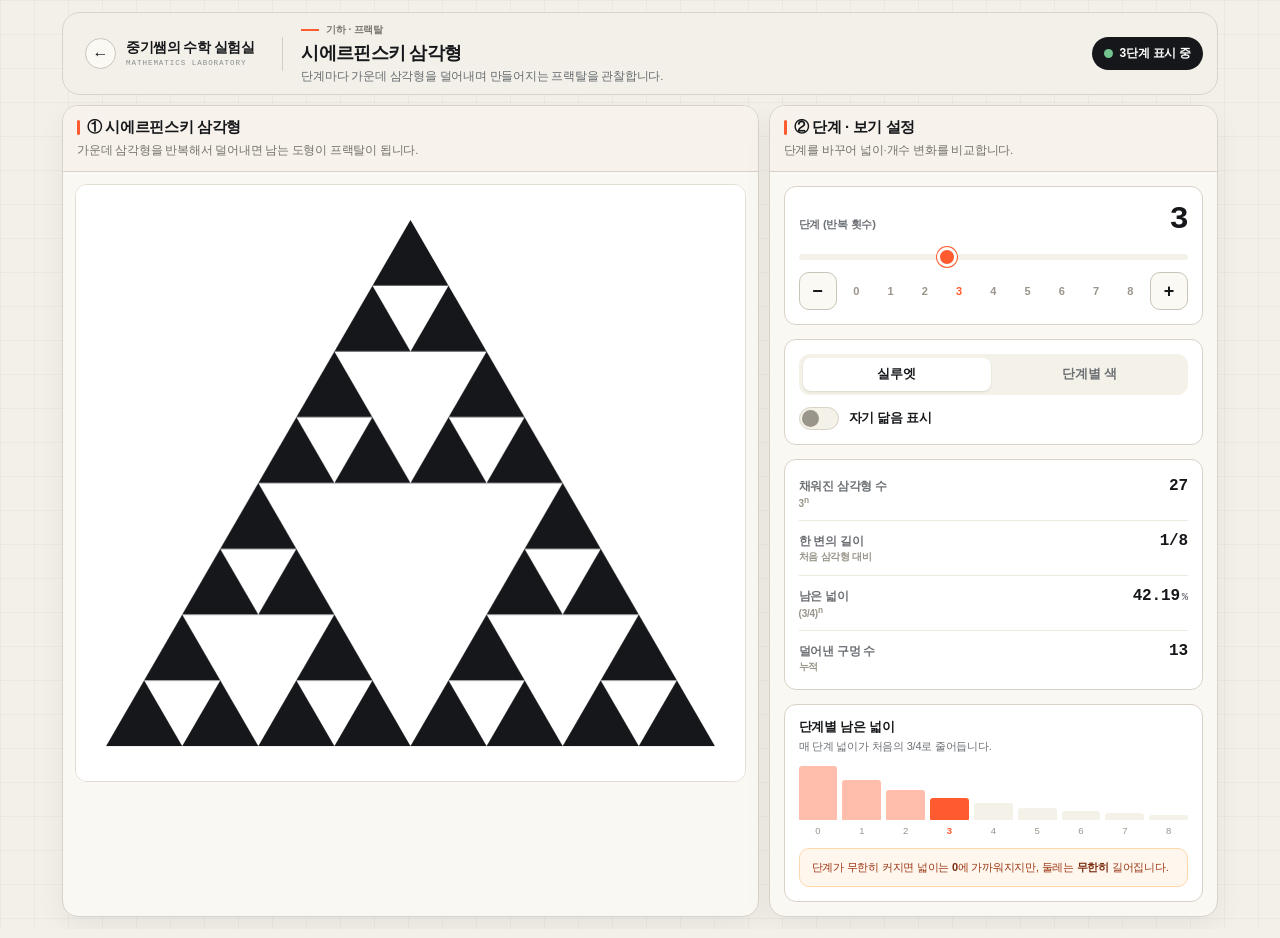
<file: sierpinski/index.html>
<!DOCTYPE html>
<html lang="ko">
<head>
<meta charset="UTF-8">
<meta name="viewport" content="width=device-width, initial-scale=1">
<title>시에르핀스키 삼각형</title>
<style>
  :root{
    --bg:#f2f0e9;
    --panel:#fbf9f3;
    --panel-2:#f4f1e9;
    --line:#d8d2c7;
    --border-soft:#eee9df;
    --text:#15171a;
    --muted:#6b6f74;
    --faint:#9a958a;
    --accent:#ff5a30;
    --accent-weak:rgba(255,90,48,.14);
    --lime:#d9f24f;
    --shadow:0 10px 28px rgba(21,23,26,.055);
    --radius:16px;
  }
  *{box-sizing:border-box}
  html,body{margin:0}
  body{
    background:
      linear-gradient(rgba(21,23,26,.035) 1px, transparent 1px),
      linear-gradient(90deg, rgba(21,23,26,.035) 1px, transparent 1px),
      var(--bg);
    background-size:34px 34px;
    color:var(--text);
    font-family:Pretendard,"Apple SD Gothic Neo","Noto Sans KR",-apple-system,BlinkMacSystemFont,sans-serif;
    letter-spacing:-.015em;
    min-height:100vh;
    -webkit-font-smoothing:antialiased;
  }
  button,input{font:inherit;color:inherit}
  .num{font-family:ui-monospace,SFMono-Regular,Consolas,monospace;font-variant-numeric:tabular-nums;letter-spacing:-.01em}

  .app{width:100%;max-width:1180px;margin:0 auto;padding:12px;display:flex;flex-direction:column;gap:10px}

  /* ---- topbar (사이트 공통 상단바) ---- */
  .topbar{
    min-height:72px;
    display:flex;
    gap:14px;
    justify-content:space-between;
    align-items:center;
    padding:10px 14px;
    background:rgba(242,240,233,.90);
    border:1px solid var(--line);
    border-radius:18px;
    backdrop-filter:blur(14px);
  }
  .brand-area{display:flex;align-items:center;gap:18px;min-width:0}
  .home-link{
    display:flex;align-items:center;gap:10px;flex:none;
    color:var(--text);text-decoration:none;
    padding:7px 10px 7px 8px;border-radius:12px;
    transition:background .18s ease;
  }
  .home-link:hover{background:#e7e3d9}
  .home-arrow{
    width:31px;height:31px;border:1px solid #c9c4b8;border-radius:50%;
    display:grid;place-items:center;font-size:16px;line-height:1;background:#fbf9f3;
  }
  .brand-copy{display:block;line-height:1.15}
  .brand-copy strong{display:block;font-size:14px;font-weight:800;letter-spacing:-.035em}
  .brand-copy small{
    display:block;margin-top:4px;color:#8a8d90;
    font-family:ui-monospace,SFMono-Regular,Consolas,monospace;
    font-size:7.5px;letter-spacing:.13em;white-space:nowrap;
  }
  .top-divider{width:1px;height:34px;background:#d3cec3;flex:none}
  .title-row{display:block;min-width:0}
  .eyebrow{
    display:flex;align-items:center;gap:7px;margin-bottom:4px;
    color:#7b7770;font-size:10px;font-weight:750;white-space:nowrap;
  }
  .eyebrow span{display:block;width:18px;height:2px;background:var(--accent)}
  h1{
    font-size:clamp(18px,1.25vw,24px);
    margin:0;
    font-weight:800;letter-spacing:-.04em;white-space:nowrap;
  }
  .subtitle{margin:4px 0 0;color:#666b6f;font-size:11.5px}
  .badge{
    display:inline-flex;align-items:center;gap:7px;flex:none;
    background:#15171a;color:#fff;border:0;box-shadow:none;
    border-radius:999px;padding:8px 12px;font-weight:700;font-size:12px;white-space:nowrap;
  }
  .dot{width:9px;height:9px;border-radius:50%;background:#73c48f}

  /* ---- workspace / panel ---- */
  .workspace{display:grid;grid-template-columns:minmax(0,1.55fr) minmax(300px,1fr);gap:10px}
  .panel{
    min-width:0;
    display:flex;flex-direction:column;
    background:rgba(251,249,243,.96);
    border:1px solid var(--line);
    border-radius:var(--radius);
    box-shadow:var(--shadow);
    overflow:hidden;
  }
  .panel-head{
    flex:0 0 auto;
    padding:12px 14px;
    border-bottom:1px solid var(--line);
    background:rgba(247,244,236,.92);
  }
  .panel-title{
    font-size:15px;font-weight:800;letter-spacing:-.025em;
    position:relative;padding-left:10px;
  }
  .panel-title::before{
    content:"";position:absolute;left:0;top:.15em;bottom:.15em;
    width:3px;border-radius:3px;background:var(--accent);
  }
  .panel-desc{color:#74716b;font-size:11.5px;margin-top:5px;line-height:1.45}
  .panel-body{flex:1;min-height:0;padding:14px}

  .btn{
    border:1px solid #c9c4b8;background:#fbf9f3;color:#15171a;
    border-radius:999px;font-weight:700;font-size:12.5px;box-shadow:none;
    padding:9px 14px;cursor:pointer;line-height:1;
    transition:background .15s ease,border-color .15s ease,transform .15s ease;
  }
  .btn:hover:not(:disabled){transform:translateY(-1px);border-color:#15171a;background:#f2efe6}
  .btn:disabled{opacity:.4;cursor:not-allowed;transform:none}
  .btn.icon-btn{width:38px;height:38px;padding:0;border-radius:10px;font-size:18px;display:grid;place-items:center}

  /* ---- stage (canvas) ---- */
  .stage-panel .panel-body{padding:12px;display:flex;flex-direction:column;gap:10px}
  .canvas-wrap{position:relative;width:100%;aspect-ratio:1.12/1;border-radius:12px;overflow:hidden;background:#fff;border:1px solid #e3ded4}
  canvas{position:absolute;inset:0;width:100%;height:100%;display:block}
  .stage-foot{min-height:22px;display:flex;flex-wrap:wrap;align-items:center;justify-content:space-between;gap:8px 14px}
  .legend{display:flex;flex-wrap:wrap;gap:6px 12px;align-items:center}
  .legend-item{display:flex;align-items:center;gap:6px;font-size:11px;color:var(--muted)}
  .legend-item i{width:11px;height:11px;border-radius:3px;flex:none}
  .selfsim-note{font-size:11px;color:var(--muted)}
  .selfsim-note b{color:var(--accent);font-weight:800}

  /* ---- settings ---- */
  .settings-panel .panel-body{overflow:auto;display:flex;flex-direction:column;gap:14px}
  .subcard{border:1px solid var(--line);border-radius:12px;background:#fff;padding:14px}

  .step-head{display:flex;align-items:baseline;justify-content:space-between;margin-bottom:8px}
  .step-label{font-size:11px;color:var(--muted);font-weight:800}
  .step-num{font-size:32px;font-weight:800;letter-spacing:-.02em}

  .slider{-webkit-appearance:none;appearance:none;width:100%;height:6px;border-radius:6px;background:var(--panel-2);outline:none;margin:4px 0 12px;accent-color:var(--accent);cursor:pointer}
  .slider::-webkit-slider-thumb{-webkit-appearance:none;width:20px;height:20px;border-radius:50%;background:var(--accent);cursor:pointer;border:3px solid #fff;box-shadow:0 0 0 1px var(--accent)}
  .slider::-moz-range-thumb{width:16px;height:16px;border-radius:50%;background:var(--accent);cursor:pointer;border:3px solid #fff;box-shadow:0 0 0 1px var(--accent)}
  .slider:focus-visible{outline:3px solid var(--accent-weak);outline-offset:2px}

  .step-btns{display:flex;align-items:center;gap:10px}
  .ticks{flex:1;display:flex;justify-content:space-between;padding:0 2px}
  .ticks span{font-size:11px;color:var(--faint);cursor:pointer;width:1.4em;text-align:center;border-radius:5px;font-weight:700;transition:color .12s}
  .ticks span:hover{color:var(--accent)}
  .ticks span.on{color:var(--accent);font-weight:800}

  .seg{display:flex;background:var(--panel-2);border-radius:11px;padding:4px;gap:4px}
  .seg-btn{flex:1;border:none;background:transparent;color:var(--muted);padding:8px 6px;border-radius:8px;font:inherit;font-size:12.5px;font-weight:700;cursor:pointer;transition:.12s}
  .seg-btn.active{background:#fff;color:var(--text);box-shadow:0 1px 2px rgba(21,23,26,.12);font-weight:800}

  .switch{display:flex;align-items:center;gap:10px;cursor:pointer;font-size:12.5px;font-weight:700;user-select:none;margin-top:12px}
  .switch input{position:absolute;opacity:0;width:0;height:0}
  .track{width:40px;height:23px;border-radius:23px;background:var(--panel-2);border:1px solid var(--line);position:relative;flex:none;transition:.15s}
  .track::after{content:"";position:absolute;top:2px;left:2px;width:17px;height:17px;border-radius:50%;background:var(--faint);transition:.16s cubic-bezier(.3,.7,.3,1)}
  .switch input:checked+.track{background:var(--accent);border-color:var(--accent)}
  .switch input:checked+.track::after{transform:translateX(17px);background:#fff}
  .switch input:focus-visible+.track{outline:3px solid var(--accent-weak);outline-offset:2px}

  .stats-card{padding:6px 14px 4px}
  .stat{display:flex;align-items:baseline;justify-content:space-between;gap:12px;padding:11px 0;border-bottom:1px solid var(--border-soft)}
  .stat:last-child{border-bottom:none}
  .stat .lab{font-size:11.5px;color:var(--muted);font-weight:700}
  .stat .lab small{display:block;font-size:10px;color:var(--faint);margin-top:1px;font-weight:600}
  .stat .val{font-size:16px;font-weight:800;text-align:right;white-space:nowrap}
  .stat .val .unit{font-size:10.5px;color:var(--muted);font-weight:700;margin-left:2px}

  .area-card h3{margin:0 0 3px;font-size:12.5px;font-weight:800}
  .area-card .cap{margin:0 0 12px;font-size:11px;color:var(--muted)}
  .bars{display:flex;align-items:flex-end;gap:5px;height:70px}
  .bar-col{flex:1;display:flex;flex-direction:column;align-items:center;gap:5px;height:100%;cursor:pointer;background:none;border:0;padding:0}
  .bar-track{flex:1;width:100%;display:flex;align-items:flex-end}
  .bar{width:100%;border-radius:3px 3px 1px 1px;background:var(--panel-2);transition:background .15s}
  .bar-col.past .bar{background:var(--accent);opacity:.4}
  .bar-col.cur .bar{background:var(--accent)}
  .bar-lab{font-size:9.5px;color:var(--faint)}
  .bar-col.cur .bar-lab{color:var(--accent);font-weight:800}
  .limit-note{margin-top:12px;padding:10px 12px;border-radius:10px;background:#fff7ed;border:1px solid #fed7aa;color:#9a3412;font-size:11px;line-height:1.5}
  .limit-note b{color:#7c2d12;font-weight:800}

  @media (max-width:1080px){
    .brand-copy small{display:none}
    .brand-copy strong{font-size:13px}
    .top-divider{height:28px}
  }
  @media (max-width:900px){
    .workspace{grid-template-columns:1fr}
  }
  @media (max-width:820px){
    .topbar{align-items:flex-start}
    .brand-area{align-items:flex-start}
    .home-link{padding-left:2px}
    .top-divider{display:none}
    .brand-copy{display:none}
    .title-row{display:block}
    h1{white-space:normal}
    .eyebrow{white-space:normal}
    .badge{display:none}
  }
  @media (max-width:520px){
    .app{padding:7px}
    .topbar{border-radius:14px;padding:9px 10px}
    .home-arrow{width:34px;height:34px}
    h1{font-size:20px;line-height:1.25}
    .subtitle{font-size:11px;white-space:normal}
    .panel{border-radius:14px}
    .panel-head{padding:12px}
    .btn{min-height:40px}
  }
</style>
</head>
<body>

<div class="app">
  <div class="topbar">
    <div class="brand-area">
      <a class="home-link" href="../#tools" aria-label="중기쌤의 수학 실험실 메인으로">
        <span class="home-arrow">←</span>
        <span class="brand-copy">
          <strong>중기쌤의 수학 실험실</strong>
          <small>MATHEMATICS LABORATORY</small>
        </span>
      </a>
      <span class="top-divider" aria-hidden="true"></span>
      <div class="title-row">
        <div class="eyebrow"><span></span>기하 · 프랙탈</div>
        <h1>시에르핀스키 삼각형</h1>
        <p class="subtitle">단계마다 가운데 삼각형을 덜어내며 만들어지는 프랙탈을 관찰합니다.</p>
      </div>
    </div>
    <div class="badge"><span class="dot"></span><span id="stepBadge">3단계 표시 중</span></div>
  </div>

  <section class="workspace">
    <article class="panel stage-panel">
      <div class="panel-head">
        <div>
          <div class="panel-title">① 시에르핀스키 삼각형</div>
          <div class="panel-desc">가운데 삼각형을 반복해서 덜어내면 남는 도형이 프랙탈이 됩니다.</div>
        </div>
      </div>
      <div class="panel-body">
        <div class="canvas-wrap" id="wrap"><canvas id="cv"></canvas></div>
        <div class="stage-foot">
          <div class="legend" id="legend"></div>
          <div class="selfsim-note" id="selfNote" hidden>강조된 삼각형은 <b>전체를 1/2로 줄인 똑같은 모양</b>입니다.</div>
        </div>
      </div>
    </article>

    <article class="panel settings-panel">
      <div class="panel-head">
        <div>
          <div class="panel-title">② 단계 · 보기 설정</div>
          <div class="panel-desc">단계를 바꾸어 넓이·개수 변화를 비교합니다.</div>
        </div>
      </div>
      <div class="panel-body">
        <div class="subcard">
          <div class="step-head">
            <span class="step-label">단계 (반복 횟수)</span>
            <span class="step-num num" id="stepNum">3</span>
          </div>
          <input type="range" min="0" max="8" value="3" id="slider" class="slider" aria-label="단계 선택">
          <div class="step-btns">
            <button class="btn icon-btn" id="minus" aria-label="단계 줄이기">−</button>
            <div class="ticks" id="ticks"></div>
            <button class="btn icon-btn" id="plus" aria-label="단계 늘리기">+</button>
          </div>
        </div>

        <div class="subcard">
          <div class="seg" role="group" aria-label="보기 방식">
            <button class="seg-btn active" data-mode="silhouette">실루엣</button>
            <button class="seg-btn" data-mode="depth">단계별 색</button>
          </div>
          <label class="switch">
            <input type="checkbox" id="selfSim">
            <span class="track" aria-hidden="true"></span>
            <span>자기 닮음 표시</span>
          </label>
        </div>

        <div class="subcard stats-card">
          <div class="stat">
            <span class="lab">채워진 삼각형 수<small>3<sup>n</sup></small></span>
            <span class="val num" id="vCount">27</span>
          </div>
          <div class="stat">
            <span class="lab">한 변의 길이<small>처음 삼각형 대비</small></span>
            <span class="val num" id="vSide">1/8</span>
          </div>
          <div class="stat">
            <span class="lab">남은 넓이<small>(3/4)<sup>n</sup></small></span>
            <span class="val num" id="vArea">42.19<span class="unit">%</span></span>
          </div>
          <div class="stat">
            <span class="lab">덜어낸 구멍 수<small>누적</small></span>
            <span class="val num" id="vHoles">13</span>
          </div>
        </div>

        <div class="subcard area-card">
          <h3>단계별 남은 넓이</h3>
          <p class="cap">매 단계 넓이가 처음의 3/4로 줄어듭니다.</p>
          <div class="bars" id="bars"></div>
          <div class="limit-note">단계가 무한히 커지면 넓이는 <b>0</b>에 가까워지지만, 둘레는 <b>무한히</b> 길어집니다.</div>
        </div>
      </div>
    </article>
  </section>
</div>

<script>
(function(){
  "use strict";
  var cv = document.getElementById("cv");
  var ctx = cv.getContext("2d");
  var wrap = document.getElementById("wrap");
  var MAXN = 8;
  var reduceMotion = window.matchMedia("(prefers-reduced-motion: reduce)").matches;

  var THEME = { stageBg:"#ffffff", kept:"#15171a", panel2:"#f4f1e9", accent:"#ff5a30", accentWeak:"rgba(255,90,48,.14)" };
  var stepColors = ["#f4b740","#f97316","#ef4444","#ec4899","#a855f7","#6366f1","#3b82f6","#06b6d4"];

  var state = { step: 3, mode: "silhouette", selfSim: false };
  var geom = null;      // {A,B,C}
  var holes = [];       // {level, pts:[3], cx, cy}
  var anim = { active:false, from:0, level:0, t:1 };

  function mid(a,b){ return {x:(a.x+b.x)/2, y:(a.y+b.y)/2}; }
  function easeOut(t){ return 1-Math.pow(1-t,3); }

  /* ---------- geometry & hole list ---------- */
  function buildGeometry(){
    var W = wrap.clientWidth, H = wrap.clientHeight;
    var pad = Math.max(14, W*0.045);
    var aw = W - 2*pad, ah = H - 2*pad;
    var b = Math.min(aw, ah * 2/Math.sqrt(3));
    var h = b*Math.sqrt(3)/2;
    var cx = W/2, cy = H/2;
    geom = {
      A:{x:cx,       y:cy - h/2},
      B:{x:cx - b/2, y:cy + h/2},
      C:{x:cx + b/2, y:cy + h/2}
    };
  }

  function buildHoles(){
    holes = [];
    var n = state.step;
    (function rec(p1,p2,p3,level){
      if(level > n) return;
      var m12 = mid(p1,p2), m23 = mid(p2,p3), m31 = mid(p3,p1);
      holes.push({ level:level, pts:[m12,m23,m31], cx:(m12.x+m23.x+m31.x)/3, cy:(m12.y+m23.y+m31.y)/3 });
      rec(p1,m12,m31,level+1);
      rec(m12,p2,m23,level+1);
      rec(m31,m23,p3,level+1);
    })(geom.A, geom.B, geom.C, 1);
  }

  /* ---------- drawing ---------- */
  function poly(pts, scale, ox, oy){
    ctx.beginPath();
    for(var i=0;i<pts.length;i++){
      var x = ox + (pts[i].x-ox)*scale;
      var y = oy + (pts[i].y-oy)*scale;
      if(i===0) ctx.moveTo(x,y); else ctx.lineTo(x,y);
    }
    ctx.closePath();
  }

  function render(){
    var W = wrap.clientWidth, H = wrap.clientHeight;
    var dpr = Math.min(window.devicePixelRatio||1, 2);
    if(cv.width !== Math.round(W*dpr) || cv.height !== Math.round(H*dpr)){
      cv.width = Math.round(W*dpr); cv.height = Math.round(H*dpr);
    }
    ctx.setTransform(dpr,0,0,dpr,0,0);
    ctx.clearRect(0,0,W,H);

    var depth = state.mode === "depth";
    var keptCol = depth ? THEME.panel2 : THEME.kept;
    ctx.fillStyle = THEME.stageBg; ctx.fillRect(0,0,W,H);

    // kept region = full triangle
    ctx.fillStyle = keptCol;
    poly([geom.A,geom.B,geom.C],1,0,0);
    ctx.fill();

    // holes
    for(var i=0;i<holes.length;i++){
      var ho = holes[i];
      var s = 1;
      if(anim.active && ho.level === anim.level) s = anim.t;
      if(s <= 0) continue;
      ctx.fillStyle = depth ? stepColors[(ho.level-1)%stepColors.length] : THEME.stageBg;
      poly(ho.pts, s, ho.cx, ho.cy);
      ctx.fill();
    }

    if(state.selfSim && state.step >= 0){
      var sub = [geom.A, mid(geom.A,geom.B), mid(geom.A,geom.C)];
      ctx.fillStyle = THEME.accentWeak;
      poly(sub,1,0,0); ctx.fill();
      ctx.strokeStyle = THEME.accent;
      ctx.lineWidth = 2.2; ctx.lineJoin="round";
      ctx.setLineDash([7,5]);
      poly(sub,1,0,0); ctx.stroke();
      ctx.setLineDash([]);
    }
  }

  function animateTo(newStep, oldStep){
    buildHoles();
    if(reduceMotion || newStep <= oldStep || newStep > 6){
      anim.active = false; render(); return;
    }
    anim.active = true; anim.level = newStep; anim.t = 0;
    var start = performance.now();
    (function frame(now){
      var p = Math.min(1,(now-start)/360);
      anim.t = easeOut(p);
      render();
      if(p < 1) requestAnimationFrame(frame);
      else { anim.active = false; render(); }
    })(start);
  }

  /* ---------- stats ---------- */
  function fmt(n){ return n.toLocaleString("en-US"); }
  function updateStats(){
    var n = state.step;
    var count = Math.pow(3,n);
    document.getElementById("vCount").textContent = fmt(count);
    document.getElementById("vSide").textContent = n===0 ? "1" : "1/"+fmt(Math.pow(2,n));
    var area = Math.pow(3/4,n)*100;
    document.getElementById("vArea").innerHTML = area.toFixed(2)+'<span class="unit">%</span>';
    var holesTotal = (Math.pow(3,n)-1)/2;
    document.getElementById("vHoles").textContent = fmt(holesTotal);
    // legend
    var lg = document.getElementById("legend");
    if(state.mode === "depth" && n>0){
      var html="";
      for(var k=1;k<=n;k++){
        html += '<span class="legend-item"><i style="background:'+stepColors[(k-1)%stepColors.length]+'"></i>'+k+'단계</span>';
      }
      lg.innerHTML = html;
    } else { lg.innerHTML = ""; }
    document.getElementById("selfNote").hidden = !state.selfSim;
    document.getElementById("stepBadge").textContent = n+"단계 표시 중";
    // bars active state
    document.querySelectorAll(".bar-col").forEach(function(c){
      var k = +c.dataset.k;
      c.classList.toggle("cur", k===n);
      c.classList.toggle("past", k<n);
    });
    // ticks
    document.querySelectorAll(".ticks span").forEach(function(s){
      s.classList.toggle("on", +s.dataset.k===n);
    });
    document.getElementById("stepNum").textContent = n;
    document.getElementById("slider").value = n;
    document.getElementById("minus").disabled = n<=0;
    document.getElementById("plus").disabled = n>=MAXN;
  }

  /* ---------- setStep ---------- */
  function setStep(n, animate){
    n = Math.max(0, Math.min(MAXN, n));
    var old = state.step;
    if(n===old && animate!=="force"){ return; }
    state.step = n;
    updateStats();
    if(animate==="force" || old===n){ buildHoles(); anim.active=false; render(); }
    else animateTo(n, old);
  }

  /* ---------- build static UI ---------- */
  (function(){
    var ticks="";
    for(var k=0;k<=MAXN;k++) ticks += '<span data-k="'+k+'">'+k+'</span>';
    document.getElementById("ticks").innerHTML = ticks;
    var bars="";
    for(var k=0;k<=MAXN;k++){
      var hpct = Math.pow(3/4,k)*100;
      bars += '<button type="button" class="bar-col" data-k="'+k+'"><div class="bar-track"><div class="bar" style="height:'+hpct.toFixed(1)+'%"></div></div><span class="bar-lab">'+k+'</span></button>';
    }
    document.getElementById("bars").innerHTML = bars;
  })();

  /* ---------- events ---------- */
  document.getElementById("slider").addEventListener("input", function(e){ setStep(+e.target.value); });
  document.getElementById("minus").addEventListener("click", function(){ setStep(state.step-1); });
  document.getElementById("plus").addEventListener("click", function(){ setStep(state.step+1); });
  document.getElementById("ticks").addEventListener("click", function(e){
    if(e.target.dataset.k!==undefined) setStep(+e.target.dataset.k);
  });
  document.getElementById("bars").addEventListener("click", function(e){
    var col = e.target.closest(".bar-col"); if(col) setStep(+col.dataset.k);
  });
  document.querySelectorAll(".seg-btn").forEach(function(b){
    b.addEventListener("click", function(){
      document.querySelectorAll(".seg-btn").forEach(function(x){x.classList.remove("active")});
      b.classList.add("active");
      state.mode = b.dataset.mode;
      updateStats(); anim.active=false; render();
    });
  });
  document.getElementById("selfSim").addEventListener("change", function(e){
    state.selfSim = e.target.checked; updateStats(); render();
  });
  document.addEventListener("keydown", function(e){
    if(e.key==="ArrowRight" || e.key==="ArrowUp"){ setStep(state.step+1); e.preventDefault(); }
    else if(e.key==="ArrowLeft" || e.key==="ArrowDown"){ setStep(state.step-1); e.preventDefault(); }
  });

  var ro = new ResizeObserver(function(){ buildGeometry(); buildHoles(); render(); });
  ro.observe(wrap);

  /* ---------- init ---------- */
  buildGeometry(); buildHoles(); updateStats(); render();
  if(document.fonts && document.fonts.ready) document.fonts.ready.then(render);
})();
</script>
</body>
</html>
</file>
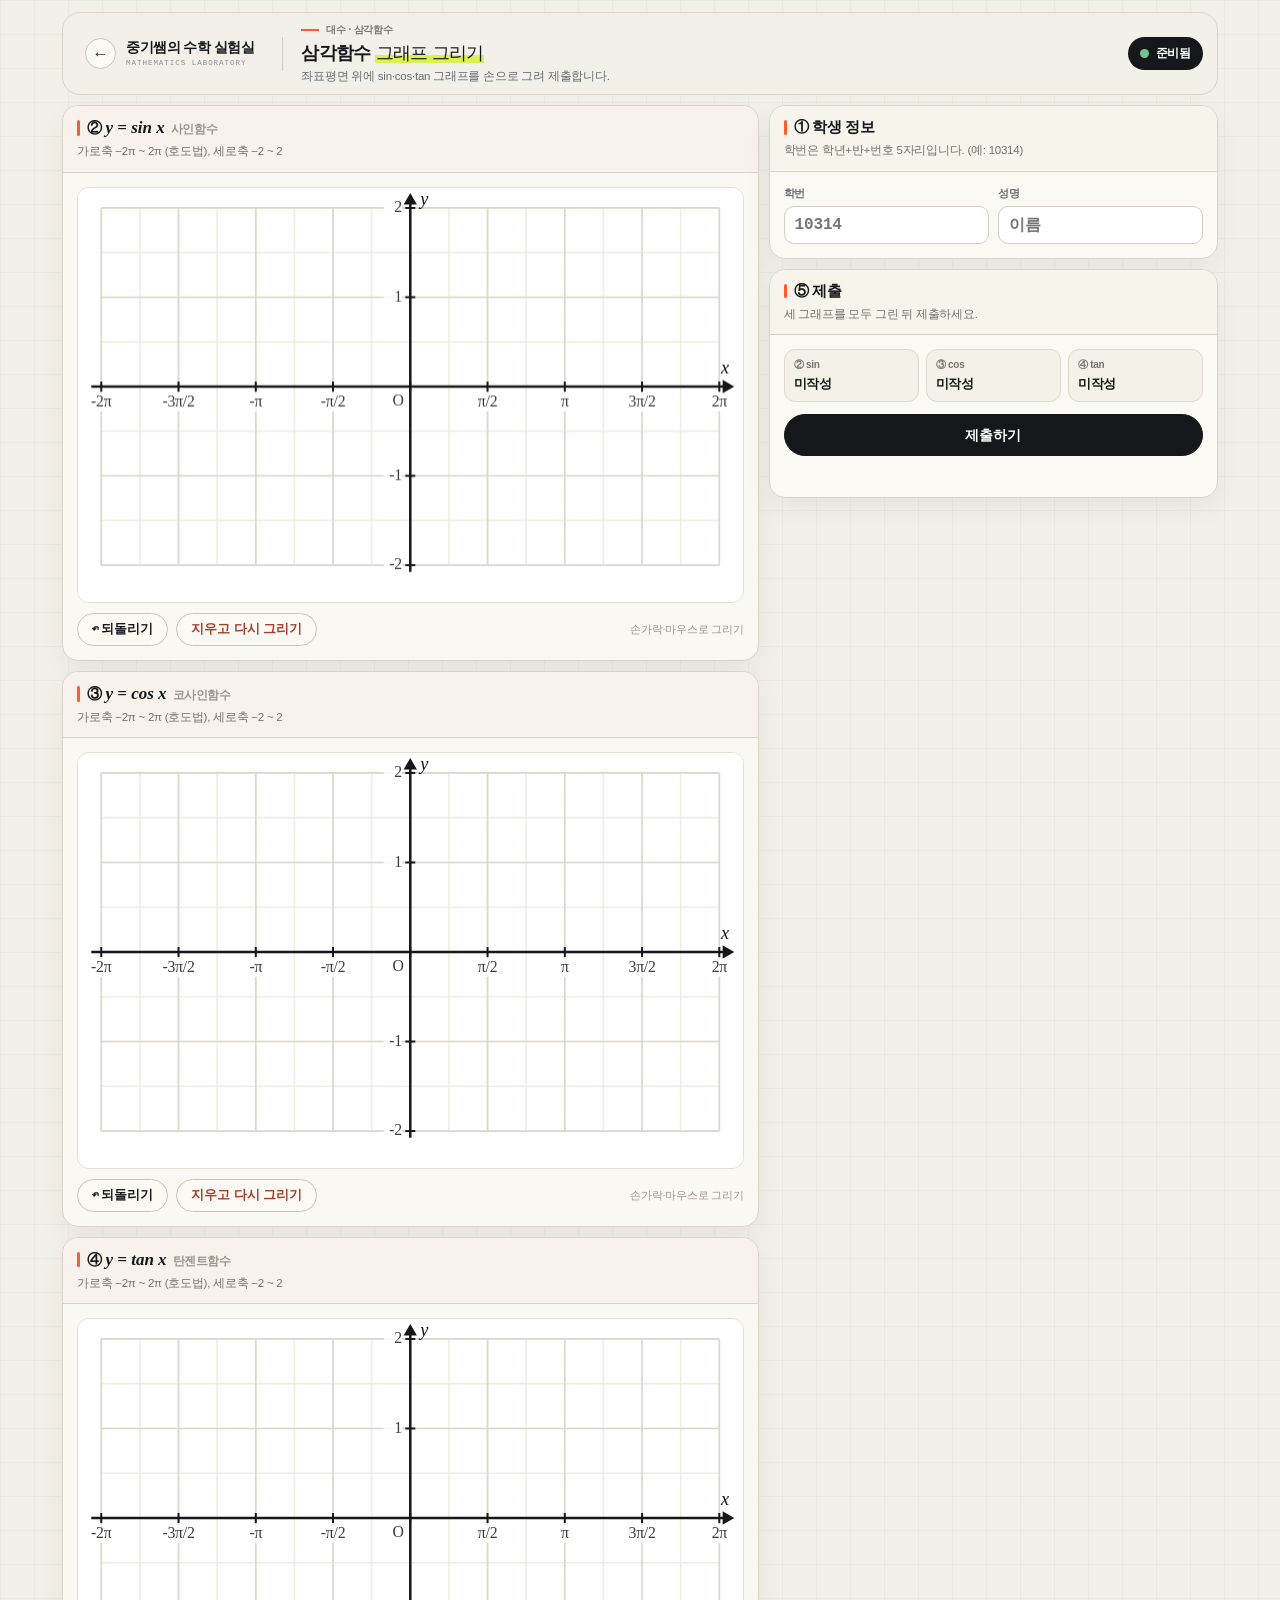
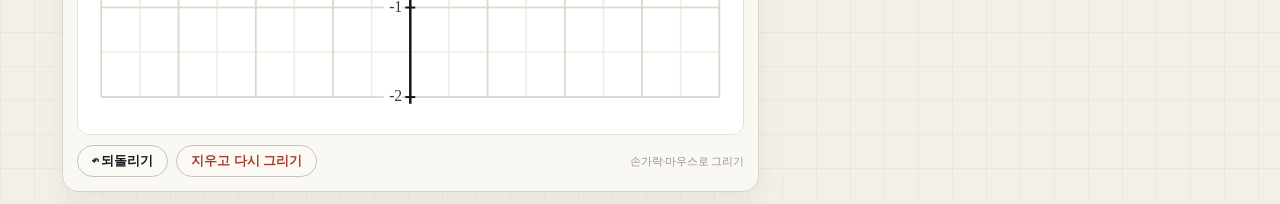
<file: trig-graph-drawing/index.html>
<!DOCTYPE html>
<html lang="ko">
<head>
<meta charset="UTF-8">
<meta name="viewport" content="width=device-width, initial-scale=1">
<title>삼각함수 그래프 그리기</title>
<style>
  /* ===== 중기쌤의 수학 실험실 공통 테마 =====
     이 :root 블록과 아래 "공통 셸" 영역은 모든 도구가 동일하게 유지합니다.
     도구별 CSS는 파일 아래쪽 "도구 전용" 영역에만 추가하세요. */
  :root{
    --bg:#f2f0e9;
    --panel:#fbf9f3;
    --panel-2:#f4f1e9;
    --line:#d8d2c7;
    --border-soft:#eee9df;
    --text:#15171a;
    --muted:#6b6f74;
    --faint:#9a958a;
    --accent:#ff5a30;
    --accent-weak:rgba(255,90,48,.14);
    --lime:#d9f24f;
    --shadow:0 10px 28px rgba(21,23,26,.055);
    --radius:16px;
  }
  *{box-sizing:border-box}
  html,body{margin:0}
  body{
    background:
      linear-gradient(rgba(21,23,26,.035) 1px, transparent 1px),
      linear-gradient(90deg, rgba(21,23,26,.035) 1px, transparent 1px),
      var(--bg);
    background-size:34px 34px;
    color:var(--text);
    font-family:Pretendard,"Apple SD Gothic Neo","Noto Sans KR",-apple-system,BlinkMacSystemFont,sans-serif;
    letter-spacing:-.015em;
    min-height:100vh;
    -webkit-font-smoothing:antialiased;
  }
  button,input,select{font:inherit;color:inherit}
  .num{font-family:ui-monospace,SFMono-Regular,Consolas,monospace;font-variant-numeric:tabular-nums;letter-spacing:-.01em}

  .app{width:100%;max-width:1180px;margin:0 auto;padding:12px;display:flex;flex-direction:column;gap:10px}

  /* ---- 공통 셸: 상단바 ---- */
  .topbar{
    min-height:72px;
    display:flex;
    gap:14px;
    justify-content:space-between;
    align-items:center;
    padding:10px 14px;
    background:rgba(242,240,233,.90);
    border:1px solid var(--line);
    border-radius:18px;
    backdrop-filter:blur(14px);
  }
  .brand-area{display:flex;align-items:center;gap:18px;min-width:0}
  .home-link{
    display:flex;align-items:center;gap:10px;flex:none;
    color:var(--text);text-decoration:none;
    padding:7px 10px 7px 8px;border-radius:12px;
    transition:background .18s ease;
  }
  .home-link:hover{background:#e7e3d9}
  .home-arrow{
    width:31px;height:31px;border:1px solid #c9c4b8;border-radius:50%;
    display:grid;place-items:center;font-size:16px;line-height:1;background:#fbf9f3;
  }
  .brand-copy{display:block;line-height:1.15}
  .brand-copy strong{display:block;font-size:14px;font-weight:800;letter-spacing:-.035em}
  .brand-copy small{
    display:block;margin-top:4px;color:#8a8d90;
    font-family:ui-monospace,SFMono-Regular,Consolas,monospace;
    font-size:7.5px;letter-spacing:.13em;white-space:nowrap;
  }
  .top-divider{width:1px;height:34px;background:#d3cec3;flex:none}
  .title-row{display:block;min-width:0}
  .eyebrow{
    display:flex;align-items:center;gap:7px;margin-bottom:4px;
    color:#7b7770;font-size:10px;font-weight:750;white-space:nowrap;
  }
  .eyebrow span{display:block;width:18px;height:2px;background:var(--accent)}
  h1{
    font-size:clamp(18px,1.25vw,24px);
    margin:0;
    font-weight:800;letter-spacing:-.04em;white-space:nowrap;
  }
  h1 em{
    font-style:normal;font-weight:500;
    background:linear-gradient(transparent 60%,var(--lime) 0);
    padding:0 .04em;
  }
  .subtitle{margin:4px 0 0;color:#666b6f;font-size:11.5px}
  .badge{
    display:inline-flex;align-items:center;gap:7px;flex:none;
    background:#15171a;color:#fff;border:0;
    border-radius:999px;padding:8px 12px;font-weight:700;font-size:12px;white-space:nowrap;
  }
  .dot{width:9px;height:9px;border-radius:50%;background:#73c48f}

  /* ---- 공통 셸: 패널 ----
     기본은 "넓은 그림 영역 + 좁은 설정 영역" 2단입니다.
     패널 수가 다르면 grid-template-columns만 바꾸고, 좁은 화면에서 1단으로
     떨어지는 @media (max-width:900px) 규칙은 남겨 두세요. */
  .workspace{display:grid;grid-template-columns:minmax(0,1.55fr) minmax(300px,1fr);gap:10px}
  .panel{
    min-width:0;
    display:flex;flex-direction:column;
    background:rgba(251,249,243,.96);
    border:1px solid var(--line);
    border-radius:var(--radius);
    box-shadow:var(--shadow);
    overflow:hidden;
  }
  .panel-head{
    flex:0 0 auto;
    padding:12px 14px;
    border-bottom:1px solid var(--line);
    background:rgba(247,244,236,.92);
  }
  .panel-title{
    font-size:15px;font-weight:800;letter-spacing:-.025em;
    position:relative;padding-left:10px;
  }
  .panel-title::before{
    content:"";position:absolute;left:0;top:.15em;bottom:.15em;
    width:3px;border-radius:3px;background:var(--accent);
  }
  .panel-desc{color:#74716b;font-size:11.5px;margin-top:5px;line-height:1.45}
  .panel-body{flex:1;min-height:0;padding:14px}

  /* ---- 공통 셸: 버튼 ---- */
  .btn{
    border:1px solid #c9c4b8;background:#fbf9f3;color:#15171a;
    border-radius:999px;font-weight:700;font-size:12.5px;
    padding:9px 14px;cursor:pointer;line-height:1;
    transition:background .15s ease,border-color .15s ease,transform .15s ease;
  }
  .btn:hover:not(:disabled){transform:translateY(-1px);border-color:#15171a;background:#f2efe6}
  .btn:disabled{opacity:.4;cursor:not-allowed;transform:none}
  .btn.primary{background:#15171a;color:#fff;border-color:#15171a}
  .btn.primary:hover:not(:disabled){background:#2b2e31}
  .btn.danger{color:#a73b2c}
  .btn.icon-btn{width:38px;height:38px;padding:0;border-radius:10px;font-size:18px;display:grid;place-items:center}

  /* ---- 공통 셸: 그림 영역 (캔버스·SVG) ---- */
  .chart-wrap{background:#fff;border:1px solid #e3ded4;border-radius:12px;overflow:hidden;position:relative}
  .chart-wrap canvas,.chart-wrap svg{display:block;width:100%;height:100%}

  /* ---- 공통 셸: 입력·지표·안내 (쓰지 않는 것은 지우세요) ---- */
  .controls{display:grid;grid-template-columns:repeat(2,minmax(0,1fr));gap:9px}
  .control{display:flex;flex-direction:column;gap:5px}
  .control label{font-size:11px;color:var(--muted);font-weight:800}
  .control input{
    width:100%;padding:9px 10px;font-weight:700;
    border:1px solid #d3cec3;background:#fff;color:var(--text);border-radius:10px;
  }
  .control input:focus{outline:3px solid rgba(217,242,79,.42);border-color:#9aa64b}
  .control input[type="range"]{
    padding:0;height:22px;border:0;border-radius:0;background:transparent;
    accent-color:#15171a;cursor:pointer;
  }
  .checkbox-control{
    justify-content:center;min-height:58px;padding:8px 10px;
    border:1px solid var(--line);background:var(--panel-2);border-radius:12px;
  }
  .checkbox-control label{display:flex;align-items:center;gap:8px;color:var(--text);cursor:pointer;font-size:11px}
  .checkbox-control input{width:17px;height:17px;padding:0;accent-color:#15171a;cursor:pointer}

  .metrics{display:grid;grid-template-columns:repeat(2,minmax(0,1fr));gap:7px}
  .metric{background:var(--panel-2);border:1px solid #ddd7cc;border-radius:11px;padding:8px 9px;min-width:0}
  .metric .label{color:#77736d;font-size:10px;font-weight:800;margin-bottom:3px}
  .metric .value{
    font-size:15px;font-weight:850;color:var(--text);
    font-variant-numeric:tabular-nums;
    overflow:hidden;text-overflow:ellipsis;white-space:nowrap;
  }

  .formula{
    background:#15171a;color:#f6f2e9;border:1px solid #15171a;border-radius:12px;
    padding:9px 10px;line-height:1.55;font-size:12px;
    font-family:ui-monospace,SFMono-Regular,Consolas,monospace;overflow:auto;
  }
  .note{
    padding:10px 12px;border-radius:10px;
    background:#fff7ed;border:1px solid #fed7aa;color:#9a3412;
    font-size:11px;line-height:1.5;
  }
  .note b{color:#7c2d12;font-weight:800}
  .status{min-height:19px;font-size:11px;line-height:1.4;font-weight:750;color:var(--muted)}
  .status.ok{color:#32724f}
  .status.error{color:#b44634}

  .legend{display:flex;flex-wrap:wrap;gap:6px 12px;align-items:center}
  .legend-item{display:flex;align-items:center;gap:6px;font-size:11px;color:var(--muted)}
  .legend-item i{width:11px;height:11px;border-radius:3px;flex:none}

  /* ---- 공통 셸: 반응형 (이 3개 블록은 그대로 유지) ----
     주의: .topbar에 align-items:stretch를 쓰면 알약 모양 .badge가
     줄바꿈된 제목 높이만큼 세로로 늘어나 거대한 원처럼 깨집니다. */
  @media (max-width:1080px){
    .brand-copy small{display:none}
    .brand-copy strong{font-size:13px}
    .top-divider{height:28px}
  }
  @media (max-width:900px){
    .workspace{grid-template-columns:1fr}
  }
  @media (max-width:820px){
    .topbar{align-items:flex-start}
    .brand-area{align-items:flex-start}
    .home-link{padding-left:2px}
    .top-divider{display:none}
    .brand-copy{display:none}
    .title-row{display:block}
    h1{white-space:normal}
    .eyebrow{white-space:normal}
    .badge{display:none}
  }
  @media (max-width:520px){
    .app{padding:7px}
    .topbar{border-radius:14px;padding:9px 10px}
    .home-arrow{width:34px;height:34px}
    h1{font-size:20px;line-height:1.25}
    .subtitle{font-size:11px;white-space:normal}
    .panel{border-radius:14px}
    .panel-head{padding:12px}
    .btn{min-height:40px}
    .controls{grid-template-columns:1fr}
  }

  /* ===== 도구 전용 CSS는 여기부터 ===== */
  .side{display:flex;flex-direction:column;gap:10px;position:sticky;top:12px;align-self:start;min-width:0}
  .questions{display:flex;flex-direction:column;gap:10px;min-width:0}
  .workspace{align-items:start}

  .q-title{font-family:"Times New Roman",serif;font-style:italic;font-size:17px;letter-spacing:0;font-weight:700}
  .q-ko{font-size:11.5px;font-weight:700;color:var(--faint);margin-left:6px}
  .board{aspect-ratio:8/5}
  .board canvas{touch-action:none;cursor:crosshair}
  .board-tools{display:flex;flex-wrap:wrap;gap:8px;margin-top:10px;align-items:center}
  .board-tools .hint{margin-left:auto;font-size:11px;color:var(--faint)}

  .progress{display:grid;grid-template-columns:repeat(3,minmax(0,1fr));gap:7px;margin-bottom:12px}
  .progress .metric .value{font-size:13px}
  .progress .metric.done{background:var(--accent-weak);border-color:#ffc2b0}
  .submit-btn{width:100%;padding:13px 14px;font-size:14px}

  .modal-back{position:fixed;inset:0;z-index:50;display:none;align-items:center;justify-content:center;padding:20px;background:rgba(21,23,26,.42)}
  .modal-back.show{display:flex}
  .modal{width:100%;max-width:340px;background:var(--panel);border:1px solid var(--line);border-radius:var(--radius);box-shadow:var(--shadow);overflow:hidden}
  .modal .panel-body{text-align:center;padding:22px 18px 18px}
  .modal-msg{font-size:12.5px;color:var(--muted);line-height:1.6;white-space:pre-line;margin:10px 0 16px}
  .modal-icon{font-size:30px;line-height:1}
  .spinner{width:34px;height:34px;margin:0 auto;border:3px solid var(--border-soft);border-top-color:var(--accent);border-radius:50%;animation:spin .8s linear infinite}
  @keyframes spin{to{transform:rotate(360deg)}}

  /* 1단으로 접힐 때: 학생 정보 → 문항 ②③④ → 제출 순서 */
  @media (max-width:900px){
    .side{display:contents}
    .info-panel{order:-1}
    .submit-panel{order:1}
  }
  @media (max-width:520px){
    .board-tools .hint{display:none}
    .board-tools .btn{flex:1}
  }
</style>
</head>
<body>

<div class="app">
  <div class="topbar">
    <div class="brand-area">
      <a class="home-link" href="../#tools" aria-label="중기쌤의 수학 실험실 메인으로">
        <span class="home-arrow">←</span>
        <span class="brand-copy">
          <strong>중기쌤의 수학 실험실</strong>
          <small>MATHEMATICS LABORATORY</small>
        </span>
      </a>
      <span class="top-divider" aria-hidden="true"></span>
      <div class="title-row">
        <div class="eyebrow"><span></span>대수 · 삼각함수</div>
        <h1>삼각함수 <em>그래프 그리기</em></h1>
        <p class="subtitle">좌표평면 위에 sin·cos·tan 그래프를 손으로 그려 제출합니다.</p>
      </div>
    </div>
    <div class="badge"><span class="dot" id="stateDot"></span><span id="stateBadge">준비됨</span></div>
  </div>

  <section class="workspace">
    <div class="questions" id="questions"></div>

    <aside class="side">
      <article class="panel info-panel">
        <div class="panel-head">
          <div class="panel-title">① 학생 정보</div>
          <div class="panel-desc">학번은 학년+반+번호 5자리입니다. (예: 10314)</div>
        </div>
        <div class="panel-body">
          <div class="controls">
            <div class="control">
              <label for="studentId">학번</label>
              <input id="studentId" class="num" type="text" inputmode="numeric" maxlength="5" placeholder="10314" autocomplete="off">
            </div>
            <div class="control">
              <label for="name">성명</label>
              <input id="name" type="text" placeholder="이름" autocomplete="off">
            </div>
          </div>
        </div>
      </article>

      <article class="panel submit-panel">
        <div class="panel-head">
          <div class="panel-title">⑤ 제출</div>
          <div class="panel-desc">세 그래프를 모두 그린 뒤 제출하세요.</div>
        </div>
        <div class="panel-body">
          <div class="progress" id="progress"></div>
          <button type="button" class="btn primary submit-btn" id="submitBtn">제출하기</button>
          <div class="status" id="status" style="margin-top:8px"></div>
        </div>
      </article>
    </aside>
  </section>
</div>

<div class="modal-back" id="modal">
  <div class="modal">
    <div class="panel-head"><div class="panel-title" id="modalTitle"></div></div>
    <div class="panel-body">
      <div id="modalIcon" class="modal-icon"></div>
      <div class="modal-msg" id="modalMsg"></div>
      <button type="button" class="btn primary submit-btn" id="modalBtn">확인</button>
    </div>
  </div>
</div>

<script>
(function(){
  "use strict";

  // ===== 설정 =====
  // Apps Script 웹앱 배포 URL (배포 → 웹 앱 → 액세스 권한: 모든 사용자)
  const GAS_URL = "https://script.google.com/macros/s/AKfycbyXotaEuslli_PWBL8vGg_jjbGvQZN2NdjqHw5dkZOUJXr6Say5vihh32UJDiCCu1y4/exec";

  const QUESTIONS = [
    { label: "y = sin x", ko: "사인함수", short: "sin" },
    { label: "y = cos x", ko: "코사인함수", short: "cos" },
    { label: "y = tan x", ko: "탄젠트함수", short: "tan" }
  ];
  const NUMS = ["②", "③", "④"];
  const X_MIN = -2 * Math.PI, X_MAX = 2 * Math.PI, Y_MIN = -2, Y_MAX = 2;
  const EXPORT_W = 800, EXPORT_H = 500;
  const PEN = "#ff5a30";
  const MAX_TRIES = 3;

  const $ = (s) => document.querySelector(s);
  let boards = [];

  // ===== 좌표평면 =====
  function drawPlane(ctx, w, h) {
    const s = w / 400;
    const L = 14 * s, R = w - 14 * s, T = 12 * s, B = h - 22 * s;
    const X = (x) => L + (x - X_MIN) / (X_MAX - X_MIN) * (R - L);
    const Y = (y) => T + (Y_MAX - y) / (Y_MAX - Y_MIN) * (B - T);
    // 휴대폰처럼 좁은 화면에서도 눈금 글씨가 읽히도록 최소 크기 보장
    const font = (px, it) => (it ? "italic " : "") + Math.max(px * s, px * .95) + 'px "Times New Roman", serif';

    ctx.fillStyle = "#ffffff";
    ctx.fillRect(0, 0, w, h);

    // 보조 격자 π/4, 0.5 · 주 격자 π/2, 1
    ctx.lineWidth = 1 * s;
    ctx.strokeStyle = "#f1ede4";
    ctx.beginPath();
    for (let k = -8; k <= 8; k++) { const gx = X(k * Math.PI / 4); ctx.moveTo(gx, T); ctx.lineTo(gx, B); }
    for (let j = -4; j <= 4; j++) { const gy = Y(j / 2); ctx.moveTo(L, gy); ctx.lineTo(R, gy); }
    ctx.stroke();
    ctx.strokeStyle = "#ddd7cc";
    ctx.beginPath();
    for (let k = -4; k <= 4; k++) { const gx = X(k * Math.PI / 2); ctx.moveTo(gx, T); ctx.lineTo(gx, B); }
    for (let j = -2; j <= 2; j++) { const gy = Y(j); ctx.moveTo(L, gy); ctx.lineTo(R, gy); }
    ctx.stroke();

    // 축과 화살표
    const ox = X(0), oy = Y(0);
    ctx.strokeStyle = ctx.fillStyle = "#15171a";
    ctx.lineWidth = 1.5 * s;
    ctx.beginPath();
    ctx.moveTo(L - 6 * s, oy); ctx.lineTo(R + 4 * s, oy);
    ctx.moveTo(ox, B + 4 * s); ctx.lineTo(ox, T - 4 * s);
    ctx.stroke();
    ctx.beginPath();
    ctx.moveTo(R + 9 * s, oy); ctx.lineTo(R + 2 * s, oy - 4 * s); ctx.lineTo(R + 2 * s, oy + 4 * s); ctx.closePath();
    ctx.moveTo(ox, T - 9 * s); ctx.lineTo(ox - 4 * s, T - 2 * s); ctx.lineTo(ox + 4 * s, T - 2 * s); ctx.closePath();
    ctx.fill();

    // x축 눈금 (호도법)
    const xl = ["-2π", "-3π/2", "-π", "-π/2", "", "π/2", "π", "3π/2", "2π"];
    ctx.font = font(9.5);
    ctx.textAlign = "center"; ctx.textBaseline = "top";
    ctx.lineWidth = 1.2 * s;
    for (let k = -4; k <= 4; k++) {
      const gx = X(k * Math.PI / 2), t = xl[k + 4];
      ctx.strokeStyle = "#15171a";
      ctx.beginPath(); ctx.moveTo(gx, oy - 3 * s); ctx.lineTo(gx, oy + 3 * s); ctx.stroke();
      if (!t) continue;
      const tw = ctx.measureText(t).width;
      ctx.fillStyle = "rgba(255,255,255,.88)";
      ctx.fillRect(gx - tw / 2 - 1.5 * s, oy + 4 * s, tw + 3 * s, 11 * s);
      ctx.fillStyle = "#3a3d41";
      ctx.fillText(t, gx, oy + 5 * s);
    }
    // y축 눈금
    ctx.textAlign = "right"; ctx.textBaseline = "middle";
    for (let j = -2; j <= 2; j++) {
      if (!j) continue;
      const gy = Y(j);
      ctx.beginPath(); ctx.moveTo(ox - 3 * s, gy); ctx.lineTo(ox + 3 * s, gy); ctx.stroke();
      ctx.fillStyle = "rgba(255,255,255,.88)";
      ctx.fillRect(ox - 16 * s, gy - 5.5 * s, 11 * s, 11 * s);
      ctx.fillStyle = "#3a3d41";
      ctx.fillText(String(j), ox - 5 * s, gy);
    }
    ctx.textAlign = "right"; ctx.textBaseline = "top";
    ctx.fillText("O", ox - 4 * s, oy + 4 * s);
    ctx.font = font(11, true);
    ctx.fillStyle = "#15171a";
    ctx.textAlign = "left"; ctx.textBaseline = "bottom";
    ctx.fillText("x", R + 1 * s, oy - 5 * s);
    ctx.textBaseline = "top";
    ctx.fillText("y", ox + 6 * s, T - 10 * s);
  }

  // 획은 0~1 정규화 좌표로 저장 → 화면 크기가 바뀌어도 유지
  function drawStrokes(ctx, w, h, strokes) {
    ctx.strokeStyle = PEN;
    ctx.lineCap = "round"; ctx.lineJoin = "round";
    ctx.lineWidth = Math.max(2.5, w / 160);
    for (const st of strokes) {
      if (!st.length) continue;
      ctx.beginPath();
      ctx.moveTo(st[0].x * w, st[0].y * h);
      if (st.length === 1) ctx.lineTo(st[0].x * w + .1, st[0].y * h + .1);
      for (let i = 1; i < st.length; i++) {
        const p = st[i - 1], q = st[i];
        ctx.quadraticCurveTo(p.x * w, p.y * h, (p.x + q.x) / 2 * w, (p.y + q.y) / 2 * h);
      }
      const last = st[st.length - 1];
      ctx.lineTo(last.x * w, last.y * h);
      ctx.stroke();
    }
  }

  // ===== 문항 보드 =====
  function createBoard(i, q) {
    const el = document.createElement("article");
    el.className = "panel";
    el.innerHTML =
      '<div class="panel-head">' +
      '  <div class="panel-title">' + NUMS[i] + ' <span class="q-title">' + q.label + '</span><span class="q-ko">' + q.ko + '</span></div>' +
      '  <div class="panel-desc">가로축 −2π ~ 2π (호도법), 세로축 −2 ~ 2</div>' +
      '</div>' +
      '<div class="panel-body">' +
      '  <div class="chart-wrap board"><canvas></canvas></div>' +
      '  <div class="board-tools">' +
      '    <button type="button" class="btn" data-act="undo">↶ 되돌리기</button>' +
      '    <button type="button" class="btn danger" data-act="clear">지우고 다시 그리기</button>' +
      '    <span class="hint">손가락·마우스로 그리기</span>' +
      '  </div>' +
      '</div>';
    $("#questions").appendChild(el);

    const canvas = el.querySelector("canvas");
    const ctx = canvas.getContext("2d");
    const b = { canvas, strokes: [], cur: null, w: 0, h: 0 };
    let pending = false;

    b.render = () => {
      const dpr = window.devicePixelRatio || 1;
      const r = canvas.getBoundingClientRect();
      b.w = r.width; b.h = r.height;
      canvas.width = Math.round(r.width * dpr);
      canvas.height = Math.round(r.height * dpr);
      ctx.setTransform(dpr, 0, 0, dpr, 0, 0);
      drawPlane(ctx, b.w, b.h);
      drawStrokes(ctx, b.w, b.h, b.strokes);
    };
    b.redraw = () => {
      if (pending) return;
      pending = true;
      requestAnimationFrame(() => {
        pending = false;
        drawPlane(ctx, b.w, b.h);
        drawStrokes(ctx, b.w, b.h, b.strokes);
        updateProgress();
      });
    };
    // 저장용 PNG: 흰 배경 + 좌표평면 + 그림
    b.toPNG = () => {
      const off = document.createElement("canvas");
      off.width = EXPORT_W; off.height = EXPORT_H;
      const octx = off.getContext("2d");
      drawPlane(octx, EXPORT_W, EXPORT_H);
      drawStrokes(octx, EXPORT_W, EXPORT_H, b.strokes);
      return off.toDataURL("image/png");
    };

    // 자동 판정용: 획 좌표를 수학 좌표 [x(라디안), y]로 변환 (drawPlane의 그래프 영역과 같은 계산)
    b.toMath = () => {
      const s = b.w / 400;
      const L = 14 * s / b.w, R = 1 - L, T = 12 * s / b.h, B = 1 - 22 * s / b.h;
      const r3 = (v) => Math.round(v * 1000) / 1000;
      return b.strokes.map((st) => st.map((p) => [
        r3(X_MIN + (p.x - L) / (R - L) * (X_MAX - X_MIN)),
        r3(Y_MAX - (p.y - T) / (B - T) * (Y_MAX - Y_MIN))
      ]));
    };

    const pos = (e) => {
      const r = canvas.getBoundingClientRect();
      return {
        x: Math.min(Math.max((e.clientX - r.left) / r.width, 0), 1),
        y: Math.min(Math.max((e.clientY - r.top) / r.height, 0), 1)
      };
    };
    canvas.addEventListener("pointerdown", (e) => {
      e.preventDefault();
      try { canvas.setPointerCapture(e.pointerId); } catch (_) { /* 캡처 실패해도 그리기는 계속 */ }
      b.cur = [pos(e)];
      b.strokes.push(b.cur);
      b.redraw();
    });
    canvas.addEventListener("pointermove", (e) => {
      if (!b.cur) return;
      e.preventDefault();
      const evs = (e.getCoalescedEvents && e.getCoalescedEvents().length) ? e.getCoalescedEvents() : [e];
      for (const ev of evs) b.cur.push(pos(ev));
      b.redraw();
    });
    const end = () => { b.cur = null; };
    ["pointerup", "pointercancel", "pointerleave"].forEach((t) => canvas.addEventListener(t, end));

    el.querySelector('[data-act="undo"]').addEventListener("click", () => { b.strokes.pop(); b.redraw(); });
    el.querySelector('[data-act="clear"]').addEventListener("click", () => {
      if (b.strokes.length && confirm(NUMS[i] + " " + q.label + " 그림을 모두 지울까요?")) { b.strokes = []; b.redraw(); }
    });
    return b;
  }

  // ===== 상태 표시 =====
  function updateProgress() {
    $("#progress").innerHTML = boards.map((b, i) =>
      '<div class="metric' + (b.strokes.length ? " done" : "") + '">' +
      '<div class="label">' + NUMS[i] + " " + QUESTIONS[i].short + '</div>' +
      '<div class="value">' + (b.strokes.length ? "그림 완료" : "미작성") + '</div></div>'
    ).join("");
  }
  function setBadge(text, color) {
    $("#stateBadge").textContent = text;
    $("#stateDot").style.background = color || "";
  }
  function setStatus(text, cls) {
    const s = $("#status");
    s.textContent = text || "";
    s.className = "status" + (cls ? " " + cls : "");
  }
  function showModal(type, title, msg, onOk) {
    $("#modalTitle").textContent = title;
    $("#modalIcon").innerHTML = type === "loading" ? '<div class="spinner"></div>' : (type === "ok" ? "🎉" : "⚠️");
    $("#modalMsg").textContent = msg || "";
    const btn = $("#modalBtn");
    btn.style.display = type === "loading" ? "none" : "";
    btn.onclick = () => { $("#modal").classList.remove("show"); if (onOk) onOk(); };
    $("#modal").classList.add("show");
  }

  // ===== 제출 (혼잡·네트워크 오류 시 자동 재시도) =====
  async function post(payload) {
    const res = await fetch(GAS_URL, {
      method: "POST",
      // text/plain 으로 보내야 CORS 사전 요청(preflight) 없이 Apps Script에 전달됩니다
      headers: { "Content-Type": "text/plain;charset=utf-8" },
      body: JSON.stringify(payload)
    });
    if (!res.ok) throw Object.assign(new Error("서버 응답 오류 (" + res.status + ")"), { retry: true });
    const data = await res.json();
    if (!data.ok) throw Object.assign(new Error(data.error || "저장에 실패했습니다."), { retry: !!data.retry });
    return data;
  }

  async function submit() {
    const studentId = $("#studentId").value.trim();
    const name = $("#name").value.trim();
    if (!/^\d{5}$/.test(studentId)) { setStatus("학번은 5자리 숫자로 입력하세요. (예: 10314)", "error"); $("#studentId").focus(); return; }
    if (!name) { setStatus("성명을 입력하세요.", "error"); $("#name").focus(); return; }
    const empty = boards.findIndex((b) => !b.strokes.length);
    if (empty !== -1) {
      setStatus(NUMS[empty] + " " + QUESTIONS[empty].label + " 그래프를 그려 주세요.", "error");
      boards[empty].canvas.scrollIntoView({ behavior: "smooth", block: "center" });
      return;
    }
    if (!GAS_URL) { setStatus("제출 주소(GAS_URL)가 설정되지 않았습니다. 선생님께 알려 주세요.", "error"); return; }
    if (!confirm(studentId + " " + name + "\n제출하시겠습니까?")) return;

    const payload = {
      studentId, name,
      images: boards.map((b) => b.toPNG()),
      strokes: boards.map((b) => b.toMath())
    };
    const btn = $("#submitBtn");
    btn.disabled = true;
    setBadge("제출 중", "#ff5a30");
    setStatus("");

    for (let attempt = 1; attempt <= MAX_TRIES; attempt++) {
      showModal("loading", "제출 중", attempt === 1 ? "잠시만 기다려 주세요." : "제출이 몰려 다시 시도하는 중입니다… (" + attempt + "/" + MAX_TRIES + ")");
      try {
        const res = await post(payload);
        btn.disabled = false;
        setBadge("제출 완료");
        setStatus(res.sheetName + " 탭 " + res.row + "행에 저장되었습니다.", "ok");
        showModal("ok", "제출 완료", res.message, () => {
          boards.forEach((b) => { b.strokes = []; b.redraw(); });
          window.scrollTo({ top: 0, behavior: "smooth" });
        });
        return;
      } catch (err) {
        // fetch 자체 실패(TypeError)는 네트워크·혼잡으로 보고 재시도
        const retry = err.retry || err instanceof TypeError;
        if (!retry || attempt === MAX_TRIES) {
          btn.disabled = false;
          setBadge("제출 실패", "#b44634");
          setStatus(err.message, "error");
          showModal("error", "제출 실패", err.message + "\n그림은 그대로 남아 있으니 다시 제출해 주세요.");
          return;
        }
        await new Promise((r) => setTimeout(r, 1500 + Math.random() * 2500));
      }
    }
  }

  // ===== 초기화 =====
  boards = QUESTIONS.map((q, i) => createBoard(i, q));
  boards.forEach((b) => b.render());
  updateProgress();
  if (!GAS_URL) setStatus("제출 주소(GAS_URL)가 아직 설정되지 않았습니다.", "error");

  let rt;
  window.addEventListener("resize", () => {
    clearTimeout(rt);
    rt = setTimeout(() => boards.forEach((b) => b.render()), 150);
  });
  $("#studentId").addEventListener("input", (e) => { e.target.value = e.target.value.replace(/\D/g, "").slice(0, 5); });
  $("#submitBtn").addEventListener("click", submit);
})();
</script>
</body>
</html>
</file>
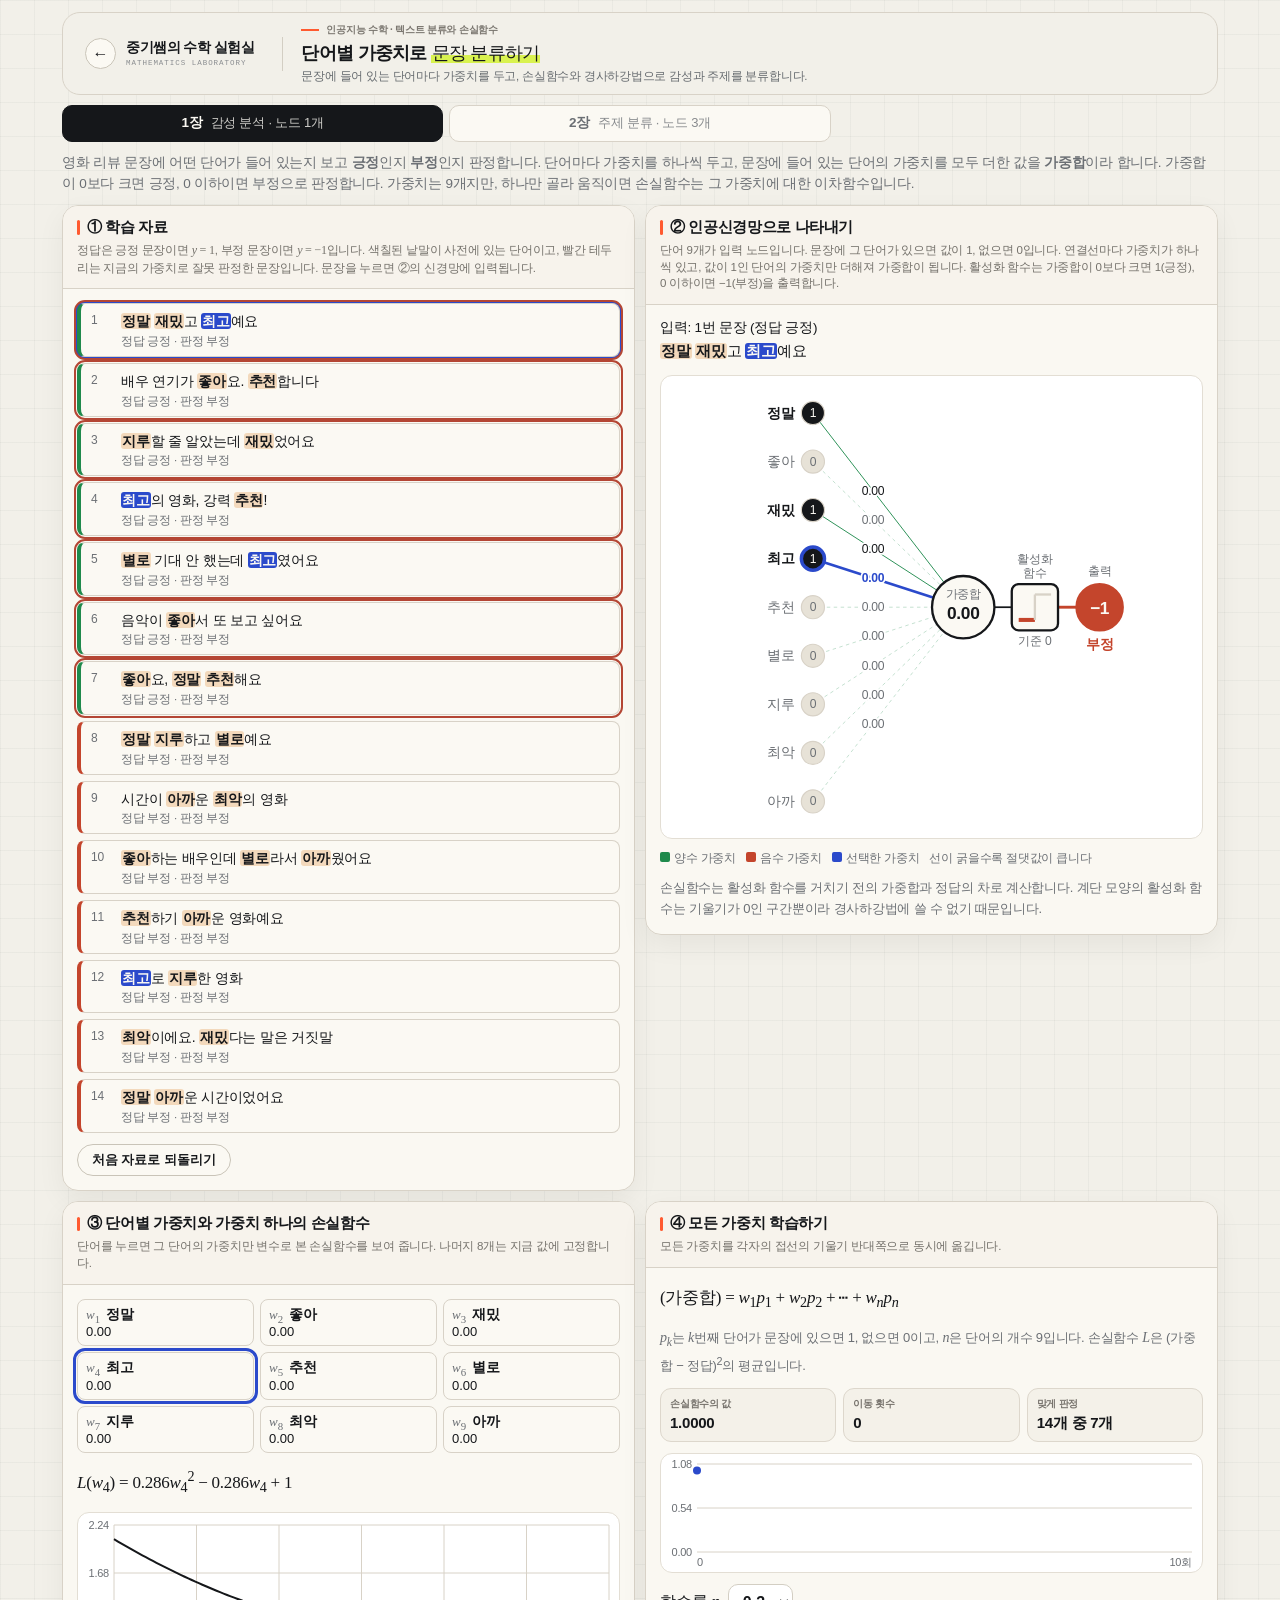
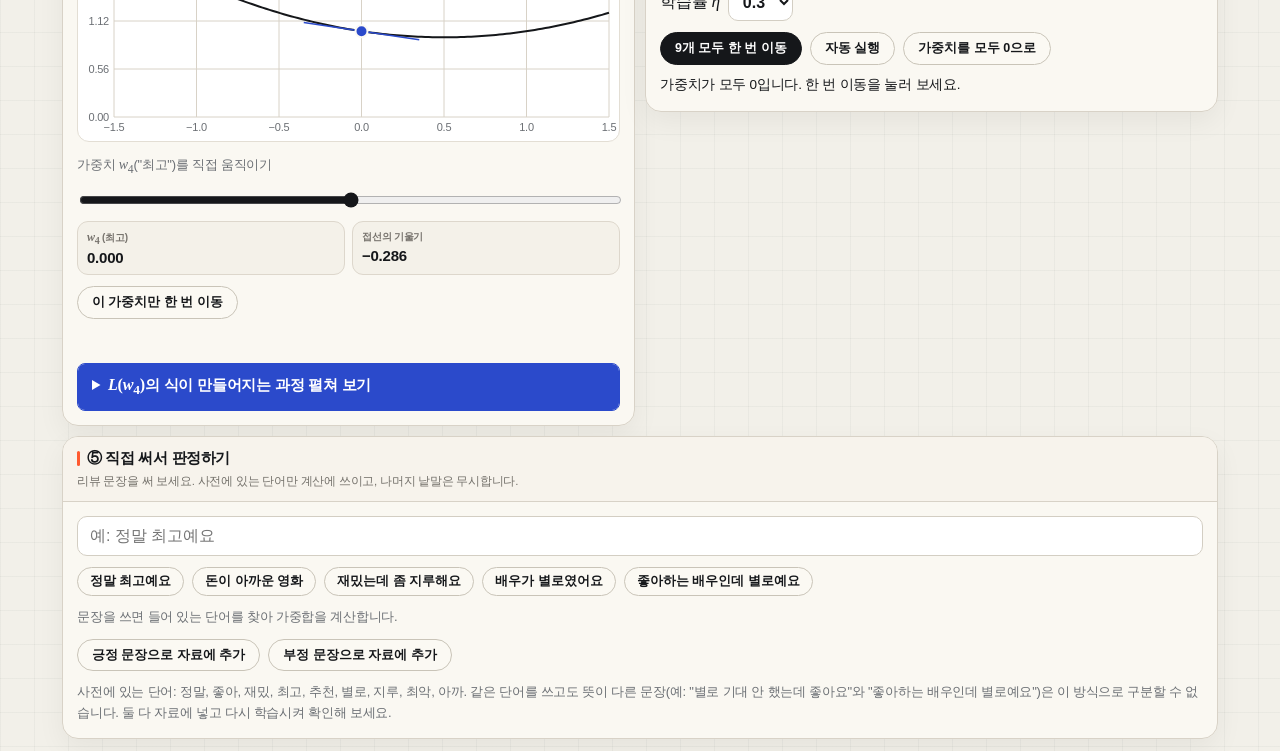
<file: word-weights/index.html>
<!DOCTYPE html>
<html lang="ko">
<head>
<meta charset="UTF-8">
<meta name="viewport" content="width=device-width, initial-scale=1">
<title>단어별 가중치로 문장 분류하기</title>
<style>
  /* ===== 중기쌤의 수학 실험실 공통 테마 =====
     이 :root 블록과 아래 "공통 셸" 영역은 모든 도구가 동일하게 유지합니다.
     도구별 CSS는 파일 아래쪽 "도구 전용" 영역에만 추가하세요. */
  :root{
    --bg:#f2f0e9;
    --panel:#fbf9f3;
    --panel-2:#f4f1e9;
    --line:#d8d2c7;
    --border-soft:#eee9df;
    --text:#15171a;
    --muted:#6b6f74;
    --faint:#9a958a;
    --accent:#ff5a30;
    --accent-weak:rgba(255,90,48,.14);
    --lime:#d9f24f;
    --shadow:0 10px 28px rgba(21,23,26,.055);
    --radius:16px;
  }
  *{box-sizing:border-box}
  html,body{margin:0}
  body{
    background:
      linear-gradient(rgba(21,23,26,.035) 1px, transparent 1px),
      linear-gradient(90deg, rgba(21,23,26,.035) 1px, transparent 1px),
      var(--bg);
    background-size:34px 34px;
    color:var(--text);
    font-family:Pretendard,"Apple SD Gothic Neo","Noto Sans KR",-apple-system,BlinkMacSystemFont,sans-serif;
    letter-spacing:-.015em;
    min-height:100vh;
    -webkit-font-smoothing:antialiased;
  }
  button,input,select{font:inherit;color:inherit}
  .num{font-family:ui-monospace,SFMono-Regular,Consolas,monospace;font-variant-numeric:tabular-nums;letter-spacing:-.01em}

  .app{width:100%;max-width:1180px;margin:0 auto;padding:12px;display:flex;flex-direction:column;gap:10px}

  /* ---- 공통 셸: 상단바 ---- */
  .topbar{
    min-height:72px;
    display:flex;
    gap:14px;
    justify-content:space-between;
    align-items:center;
    padding:10px 14px;
    background:rgba(242,240,233,.90);
    border:1px solid var(--line);
    border-radius:18px;
    backdrop-filter:blur(14px);
  }
  .brand-area{display:flex;align-items:center;gap:18px;min-width:0}
  .home-link{
    display:flex;align-items:center;gap:10px;flex:none;
    color:var(--text);text-decoration:none;
    padding:7px 10px 7px 8px;border-radius:12px;
    transition:background .18s ease;
  }
  .home-link:hover{background:#e7e3d9}
  .home-arrow{
    width:31px;height:31px;border:1px solid #c9c4b8;border-radius:50%;
    display:grid;place-items:center;font-size:16px;line-height:1;background:#fbf9f3;
  }
  .brand-copy{display:block;line-height:1.15}
  .brand-copy strong{display:block;font-size:14px;font-weight:800;letter-spacing:-.035em}
  .brand-copy small{
    display:block;margin-top:4px;color:#8a8d90;
    font-family:ui-monospace,SFMono-Regular,Consolas,monospace;
    font-size:7.5px;letter-spacing:.13em;white-space:nowrap;
  }
  .top-divider{width:1px;height:34px;background:#d3cec3;flex:none}
  .title-row{display:block;min-width:0}
  .eyebrow{
    display:flex;align-items:center;gap:7px;margin-bottom:4px;
    color:#7b7770;font-size:10px;font-weight:750;white-space:nowrap;
  }
  .eyebrow span{display:block;width:18px;height:2px;background:var(--accent)}
  h1{
    font-size:clamp(18px,1.25vw,24px);
    margin:0;
    font-weight:800;letter-spacing:-.04em;white-space:nowrap;
  }
  h1 em{
    font-style:normal;font-weight:500;
    background:linear-gradient(transparent 60%,var(--lime) 0);
    padding:0 .04em;
  }
  .subtitle{margin:4px 0 0;color:#666b6f;font-size:11.5px}
  .badge{
    display:inline-flex;align-items:center;gap:7px;flex:none;
    background:#15171a;color:#fff;border:0;
    border-radius:999px;padding:8px 12px;font-weight:700;font-size:12px;white-space:nowrap;
  }
  .dot{width:9px;height:9px;border-radius:50%;background:#73c48f}

  /* ---- 공통 셸: 패널 ----
     기본은 "넓은 그림 영역 + 좁은 설정 영역" 2단입니다.
     패널 수가 다르면 grid-template-columns만 바꾸고, 좁은 화면에서 1단으로
     떨어지는 @media (max-width:900px) 규칙은 남겨 두세요. */
  .workspace{display:grid;grid-template-columns:minmax(0,1.55fr) minmax(300px,1fr);gap:10px}
  .panel{
    min-width:0;
    display:flex;flex-direction:column;
    background:rgba(251,249,243,.96);
    border:1px solid var(--line);
    border-radius:var(--radius);
    box-shadow:var(--shadow);
    overflow:hidden;
  }
  .panel-head{
    flex:0 0 auto;
    padding:12px 14px;
    border-bottom:1px solid var(--line);
    background:rgba(247,244,236,.92);
  }
  .panel-title{
    font-size:15px;font-weight:800;letter-spacing:-.025em;
    position:relative;padding-left:10px;
  }
  .panel-title::before{
    content:"";position:absolute;left:0;top:.15em;bottom:.15em;
    width:3px;border-radius:3px;background:var(--accent);
  }
  .panel-desc{color:#74716b;font-size:11.5px;margin-top:5px;line-height:1.45}
  .panel-body{flex:1;min-height:0;padding:14px}

  /* ---- 공통 셸: 버튼 ---- */
  .btn{
    border:1px solid #c9c4b8;background:#fbf9f3;color:#15171a;
    border-radius:999px;font-weight:700;font-size:12.5px;
    padding:9px 14px;cursor:pointer;line-height:1;
    transition:background .15s ease,border-color .15s ease,transform .15s ease;
  }
  .btn:hover:not(:disabled){transform:translateY(-1px);border-color:#15171a;background:#f2efe6}
  .btn:disabled{opacity:.4;cursor:not-allowed;transform:none}
  .btn.primary{background:#15171a;color:#fff;border-color:#15171a}
  .btn.primary:hover:not(:disabled){background:#2b2e31}
  .btn.danger{color:#a73b2c}
  .btn.icon-btn{width:38px;height:38px;padding:0;border-radius:10px;font-size:18px;display:grid;place-items:center}

  /* ---- 공통 셸: 그림 영역 (캔버스·SVG) ---- */
  .chart-wrap{background:#fff;border:1px solid #e3ded4;border-radius:12px;overflow:hidden;position:relative}
  .chart-wrap canvas,.chart-wrap svg{display:block;width:100%;height:100%}

  /* ---- 공통 셸: 입력·지표·안내 (쓰지 않는 것은 지우세요) ---- */
  .controls{display:grid;grid-template-columns:repeat(2,minmax(0,1fr));gap:9px}
  .control{display:flex;flex-direction:column;gap:5px}
  .control label{font-size:11px;color:var(--muted);font-weight:800}
  .control input{
    width:100%;padding:9px 10px;font-weight:700;
    border:1px solid #d3cec3;background:#fff;color:var(--text);border-radius:10px;
  }
  .control input:focus{outline:3px solid rgba(217,242,79,.42);border-color:#9aa64b}
  .control input[type="range"]{
    padding:0;height:22px;border:0;border-radius:0;background:transparent;
    accent-color:#15171a;cursor:pointer;
  }
  .checkbox-control{
    justify-content:center;min-height:58px;padding:8px 10px;
    border:1px solid var(--line);background:var(--panel-2);border-radius:12px;
  }
  .checkbox-control label{display:flex;align-items:center;gap:8px;color:var(--text);cursor:pointer;font-size:11px}
  .checkbox-control input{width:17px;height:17px;padding:0;accent-color:#15171a;cursor:pointer}

  .metrics{display:grid;grid-template-columns:repeat(2,minmax(0,1fr));gap:7px}
  .metric{background:var(--panel-2);border:1px solid #ddd7cc;border-radius:11px;padding:8px 9px;min-width:0}
  .metric .label{color:#77736d;font-size:10px;font-weight:800;margin-bottom:3px}
  .metric .value{
    font-size:15px;font-weight:850;color:var(--text);
    font-variant-numeric:tabular-nums;
    overflow:hidden;text-overflow:ellipsis;white-space:nowrap;
  }

  .formula{
    background:#15171a;color:#f6f2e9;border:1px solid #15171a;border-radius:12px;
    padding:9px 10px;line-height:1.55;font-size:12px;
    font-family:ui-monospace,SFMono-Regular,Consolas,monospace;overflow:auto;
  }
  .note{
    padding:10px 12px;border-radius:10px;
    background:#fff7ed;border:1px solid #fed7aa;color:#9a3412;
    font-size:11px;line-height:1.5;
  }
  .note b{color:#7c2d12;font-weight:800}
  .status{min-height:19px;font-size:11px;line-height:1.4;font-weight:750;color:var(--muted)}
  .status.ok{color:#32724f}
  .status.error{color:#b44634}

  .legend{display:flex;flex-wrap:wrap;gap:6px 12px;align-items:center}
  .legend-item{display:flex;align-items:center;gap:6px;font-size:11px;color:var(--muted)}
  .legend-item i{width:11px;height:11px;border-radius:3px;flex:none}

  /* ---- 공통 셸: 반응형 (이 3개 블록은 그대로 유지) ----
     주의: .topbar에 align-items:stretch를 쓰면 알약 모양 .badge가
     줄바꿈된 제목 높이만큼 세로로 늘어나 거대한 원처럼 깨집니다. */
  @media (max-width:1080px){
    .brand-copy small{display:none}
    .brand-copy strong{font-size:13px}
    .top-divider{height:28px}
  }
  @media (max-width:900px){
    .workspace{grid-template-columns:1fr}
  }
  @media (max-width:820px){
    .topbar{align-items:flex-start}
    .brand-area{align-items:flex-start}
    .home-link{padding-left:2px}
    .top-divider{display:none}
    .brand-copy{display:none}
    .title-row{display:block}
    h1{white-space:normal}
    .eyebrow{white-space:normal}
    .badge{display:none}
  }
  @media (max-width:520px){
    .app{padding:7px}
    .topbar{border-radius:14px;padding:9px 10px}
    .home-arrow{width:34px;height:34px}
    h1{font-size:20px;line-height:1.25}
    .subtitle{font-size:11px;white-space:normal}
    .panel{border-radius:14px}
    .panel-head{padding:12px}
    .btn{min-height:40px}
    .controls{grid-template-columns:1fr}
  }

  /* ===== 도구 전용 CSS는 여기부터 ===== */
  :root{
    --ink:#15171a; --sub:#6b6f74; --sel:#2b4acb; --bad:#b44634; --cell:#e7e2d7;
    --one:#0f8a8a; --seven:#8a4fd3; --eight:#d9730d;
    --pix-on:#ffffff; --pix-off:#0e1116; --pix-grid:#444c5c; --pix-hl:#4f86ff;
    --font-body:Pretendard,"Apple SD Gothic Neo","Noto Sans KR",-apple-system,BlinkMacSystemFont,sans-serif;
    --font-math:"STIX Two Text","Times New Roman",serif;
  }
  /* 배치: ①학습 자료·②신경망 / ③가중치 하나의 손실함수·④모든 가중치 학습 / ⑤직접 그리기. 900px 이하 1단 */
  .workspace.even{grid-template-columns:minmax(320px,1fr) minmax(320px,1fr);align-items:start}
  .workspace.one{grid-template-columns:1fr}
  @media (max-width:900px){.workspace.even{grid-template-columns:1fr}}
  .panel-body{display:grid;gap:11px;align-content:start}
  .panel-desc .m{font-size:1.05em}
  .chapters{display:grid;grid-template-columns:repeat(3,1fr);gap:6px}
  .chapters a{display:flex;flex-direction:column;align-items:center;padding:6px 4px;border-radius:10px;border:1px solid var(--line);background:#fbf9f3;color:var(--muted);text-decoration:none;font-weight:600;font-size:13.5px;line-height:1.25;text-align:center}
  .chapters a small{font-size:11px;font-weight:500;opacity:.8}
  .chapters a.cur{background:#15171a;color:#fbf9f3;border-color:#15171a}
  .chapters a:focus-visible{outline:2px solid var(--sel);outline-offset:2px}
  @media (min-width:860px){
    .chapters a{flex-direction:row;justify-content:center;gap:8px;padding:9px}
    .chapters a small{font-size:13px}
  }
  .lead{margin:0;font-size:13.5px;line-height:1.6;color:var(--muted)}
  .metric .label .m{font-size:12px}
  .hint{color:var(--sub);font-size:13px;margin:0;line-height:1.6}
  .m{font-family:var(--font-math);font-size:1.08em;white-space:nowrap}
  .m i{font-style:italic}
  .frac{display:inline-flex;flex-direction:column;vertical-align:middle;text-align:center;line-height:1.15;font-size:.92em}
  .frac>span:first-child{border-bottom:1px solid currentColor;padding:0 3px}
  .fx{font-family:var(--font-math);font-size:17px;overflow-x:auto;padding:4px 0;white-space:nowrap}
  .fx i{font-style:italic}
  .tnum{font-variant-numeric:tabular-nums}
  /* 학습 자료 */
  .samples{display:grid;grid-template-columns:repeat(auto-fill,minmax(64px,1fr));gap:8px}
  .s{border:1px solid var(--line);border-radius:8px;padding:6px 4px;display:grid;justify-items:center;gap:3px;font-size:12px;position:relative}
  .s.d1{border-top:3px solid var(--one)} .s.d7{border-top:3px solid var(--seven)} .s.d8{border-top:3px solid var(--eight)}
  .s.wrong{outline:2px solid var(--bad);outline-offset:1px}
  .mini{display:grid;grid-template-columns:repeat(3,9px);gap:1px;background:var(--pix-grid);padding:1px;border-radius:2px}
  .mini b{width:9px;height:9px;background:var(--pix-off)}
  .mini b.on{background:var(--pix-on)}
  .s .m{font-size:13px}
  .s button{position:absolute;top:1px;right:2px;border:0;background:none;color:var(--sub);font-size:14px;line-height:1;padding:2px 4px;cursor:pointer}
  /* 조작부 */
  .row{display:flex;flex-wrap:wrap;gap:8px;align-items:center}
  .btn:focus-visible,input:focus-visible,select:focus-visible,.cellbtn:focus-visible{outline:2px solid var(--sel);outline-offset:2px}
  select{padding:8px 10px;border-radius:10px;border:1px solid #d3cec3;background:#fff;font-weight:700}
  input[type=range]{width:100%;accent-color:#15171a}
  .msg{font-size:13.5px;min-height:1.6em;margin:0}
  .msg.warn{color:var(--bad);font-weight:600}
  /* 분류 결과 수직선 */
  .track{position:relative;height:92px;border:1px solid var(--line);border-radius:8px;overflow:hidden}
  .zone8{position:absolute;top:0;bottom:0;right:0;background:color-mix(in srgb,var(--eight) 10%,transparent)}
  .zone1{position:absolute;top:0;bottom:0;left:0;background:color-mix(in srgb,var(--one) 10%,transparent)}
  .thr{position:absolute;top:0;bottom:0;width:0;border-left:2px dashed var(--ink)}
  .thr span{position:absolute;top:2px;left:4px;font-size:11px;white-space:nowrap}
  .lane{position:absolute;left:0;font-size:11px;color:var(--sub);padding-left:4px}
  .tdot{position:absolute;width:14px;height:14px;border-radius:50%;transform:translate(-50%,-50%);border:2px solid var(--panel)}
  .tdot.d1{background:var(--one)} .tdot.d8{background:var(--eight)}
  .tdot.wrong{box-shadow:0 0 0 2px var(--bad)}
  .tdot.mine{background:var(--ink);border-radius:3px}
  .axis{display:flex;justify-content:space-between;font-size:11px;color:var(--sub)}
  .pill{display:inline-block;padding:2px 10px;border-radius:999px;font-weight:700;color:var(--panel)}
  .pill.d1{background:var(--one)} .pill.d7{background:var(--seven)} .pill.d8{background:var(--eight)}
  /* 직접 그리기 */
  .draw{display:flex;gap:16px;flex-wrap:wrap;align-items:center}
  .pad{display:grid;grid-template-columns:repeat(3,48px);gap:3px;touch-action:none;background:var(--pix-grid);padding:3px;border-radius:8px}
  .cellbtn{width:48px;height:48px;border:0;border-radius:4px;background:var(--pix-off);cursor:pointer;padding:0}
  .cellbtn.on{background:var(--pix-on)}
  .out{display:grid;gap:6px;min-width:150px;flex:1}
  @media (prefers-reduced-motion:no-preference){.tdot{transition:left .25s}}
  /* 가중치 지도 */
  .wwrap{display:flex;gap:14px;flex-wrap:wrap;align-items:flex-start}
  .wmap{display:grid;grid-template-columns:repeat(3,56px);gap:4px}
  .wcell{width:56px;height:46px;border:1px solid var(--line);border-radius:6px;cursor:pointer;padding:0;font:inherit;font-size:13px;color:var(--ink);font-variant-numeric:tabular-nums}
  .wcell.sel{outline:3px solid var(--sel);outline-offset:1px}
  .wcell:focus-visible{outline:3px solid var(--sel);outline-offset:1px}
  .wlegend{display:flex;gap:10px;font-size:12px;color:var(--sub);flex-wrap:wrap}
  .wlegend i{display:inline-block;width:10px;height:10px;border-radius:2px;margin-right:4px;font-style:normal}
  .side{flex:1;min-width:200px;display:grid;gap:8px}
  .chart-wrap.c-main{height:230px}
  .chart-wrap.c-small{height:120px}
  .mini b{position:relative}
  .mini b.hl{outline:2px solid var(--pix-hl);z-index:1}
  .mini b.hl.on{background:#b9cdff}
  .mini.big{grid-template-columns:repeat(3,13px)}
  .mini.big b{width:13px;height:13px}
  .terms{display:grid;grid-template-columns:repeat(auto-fill,minmax(146px,1fr));gap:8px}
  .term{border:1px solid var(--line);border-left:4px solid var(--line);border-radius:8px;padding:8px;display:grid;gap:4px;justify-items:start;font-size:12.5px}
  .term.has{border-left-color:var(--sel)}
  .term.none{color:var(--sub)}
  .term .fx{font-size:16px;padding:0;color:var(--ink)}
  .term.has .fx{color:var(--sel);font-weight:600}
  .tag{font-size:11.5px;font-weight:600}
  .st{display:block;line-height:1.45}
  .st .lb{display:block;font-size:11px;color:var(--sub)}
  .st .m{font-size:14.5px;white-space:normal}
  #dSum{white-space:normal;line-height:1.9}
  #myCalc{white-space:normal;font-size:15px}
  .term.none .fx{color:var(--sub)}
  .s{cursor:pointer}
  .s.fed{background:color-mix(in srgb,var(--sel) 12%,var(--panel));box-shadow:0 0 0 2px var(--sel)}
  .netwrap{display:flex;justify-content:center}
  #net{width:100%;max-width:400px;height:auto;display:block}
  #net text{font-family:var(--font-body);font-size:10.5px;fill:var(--ink);font-variant-numeric:tabular-nums}
  #net .sub{fill:var(--sub)}
  #net .wl{paint-order:stroke;stroke:#fff;stroke-width:3px}
  #net .big{font-size:15px;font-weight:700}
  #net g[data-k]{cursor:pointer}
  .fedinfo{display:flex;gap:10px;align-items:center;font-size:13.5px}
  .maps{display:flex;gap:8px;flex-wrap:wrap}
  .maps .mt{font-size:12px;font-weight:600;margin-bottom:3px;white-space:nowrap}
  .maps.o3 .mt{font-size:10.5px}
  .maps.o2 .wmap{grid-template-columns:repeat(3,46px)} .maps.o2 .wcell{width:46px;height:40px;font-size:12px}
  .maps.o3 .wmap{grid-template-columns:repeat(3,31px);gap:3px} .maps.o3 .wcell{width:31px;height:30px;font-size:9.5px;border-radius:4px}
  .bars{display:grid;gap:6px}
  .bar{display:grid;grid-template-columns:76px 1fr 92px;gap:8px;align-items:center;font-size:13px}
  .bar .tr{height:14px;border-radius:7px;background:var(--cell);position:relative;overflow:hidden}
  .bar .fl{position:absolute;top:0;bottom:0;border-radius:7px}
  .bar.win{font-weight:700}
  .fold{border:1px solid var(--line);border-radius:8px}
  .fold{border-color:#2b4acb}
  .fold summary{cursor:pointer;padding:12px 14px;font-weight:700;font-size:15px;color:#ffffff;background:#2b4acb;border-radius:7px}
  .fold[open] summary{border-radius:7px 7px 0 0;margin-bottom:12px}
  .fold summary .m{color:#ffffff}
  .fold summary:focus-visible{outline:2px solid var(--sel);outline-offset:2px}
  .foldin{display:grid;gap:10px;padding:0 12px 12px;min-width:0}
  [hidden]{display:none !important}
  .axis2{position:relative;height:16px;font-size:11px;color:var(--sub)}
  .axis2 span{position:absolute;transform:translateX(-50%)}

  .animbar{display:flex;flex-wrap:wrap;gap:6px;align-items:center}
  #animStep{font-size:12.5px;color:var(--sub);margin-left:4px}
  .strip{display:flex;flex-wrap:wrap;gap:5px}
  .strip span{padding:2px;border-radius:5px;border:2px solid transparent;opacity:.3;transition:opacity .3s}
  .strip span.done{opacity:1}
  .strip span.cur{opacity:1;border-color:#2b4acb}
  .stagewrap{display:grid;gap:12px;grid-template-columns:minmax(0,1fr);align-items:start}
  
  .stagehead{font-size:12px;font-weight:700;color:#2b4acb;margin-bottom:4px}
  .term.stage{max-width:300px}
  .term .st.off,.term .tag.off{visibility:hidden}
  .accum{display:grid;gap:8px;align-content:start;min-width:0}
  #accText{white-space:normal;line-height:1.9;font-size:15px}
  #accText .acclb{display:block;font-family:var(--font-body);font-size:12px;color:var(--sub);line-height:1.5;margin:2px 0}
  .newterm{color:#2b4acb;font-weight:700}
  #accText .tm{white-space:nowrap}
  @keyframes stIn{from{opacity:0;transform:translateY(5px)}to{opacity:1;transform:none}}
  @keyframes cardIn{from{opacity:0;transform:translateX(14px)}to{opacity:1;transform:none}}
  .pop,.newterm{animation:stIn .5s ease}
  .term.enter{animation:cardIn .4s ease}
  @media (prefers-reduced-motion:reduce){.pop,.newterm,.term.enter{animation:none}}

  .calcbox{display:flex;flex-wrap:wrap;gap:12px;align-items:flex-start}
  .cgrid{display:grid;grid-template-columns:repeat(3,52px);gap:3px;background:var(--pix-grid);padding:3px;border-radius:8px;flex:0 0 auto}
  .cc{height:46px;border-radius:4px;display:flex;flex-direction:column;align-items:center;justify-content:center;font-size:13.5px;line-height:1.15;font-variant-numeric:tabular-nums;font-family:var(--font-math)}
  .cc.on{background:var(--pix-on);color:#0e1116}
  .cc.off{background:var(--pix-off);color:#c7ccd6}
  .cc small{font-size:9.5px;opacity:.75}
  .cc.off.proc span{opacity:.55}
  .cc.on.proc{background:#fff1dc}
  .cc.csel{outline:3px solid var(--pix-hl);outline-offset:-3px}
  .cc.ccur{box-shadow:0 0 0 3px #f2a04a;position:relative;z-index:1}
  .clines{display:grid;gap:9px;flex:1 1 200px;min-width:0}
  .cl{font-size:13.5px;line-height:1.6}
  .cl .lb{display:block;font-size:11.5px;color:var(--sub);font-family:var(--font-body)}
  .cl .m{white-space:normal;font-size:15px}
  .cnow{color:var(--eight);font-weight:600}
  .spd{font-size:12.5px;color:var(--sub);display:flex;align-items:center;gap:4px}
  .cfin{color:var(--sel)}
  /* ===== 감성 분류 전용 ===== */
  :root{--pos:#1f8a4c;--neg:#c4452c}
  .sents{display:grid;gap:6px}
  .sent{display:grid;grid-template-columns:22px 1fr;gap:1px 8px;align-items:start;padding:7px 26px 7px 10px;border:1px solid var(--line);border-left:4px solid var(--line);border-radius:8px;cursor:pointer;position:relative;background:var(--panel)}
  .sent.cs.c0{border-left-color:var(--pos)}
  .sent.cs.c1{border-left-color:var(--neg)}
  .sent.cm.c0{border-left-color:var(--one)}
  .sent.cm.c1{border-left-color:var(--seven)}
  .sent.cm.c2{border-left-color:var(--eight)}
  .sent.wrong{outline:2px solid var(--bad);outline-offset:1px}
  .sent.fed{box-shadow:0 0 0 2px var(--sel)}
  .sno{font-size:12px;color:var(--sub);font-variant-numeric:tabular-nums;grid-row:1/3;padding-top:2px}
  .stx{font-size:14px;line-height:1.55}
  .sres{font-size:11.5px;color:var(--sub)}
  .sent button{position:absolute;top:2px;right:4px;border:0;background:none;color:var(--sub);font-size:15px;cursor:pointer;padding:2px 4px}
  mark.kw{background:color-mix(in srgb,var(--eight) 24%,transparent);color:inherit;border-radius:3px;padding:0 1px;font-weight:600}
  mark.kw.hl{background:var(--sel);color:var(--panel)}
  .fedinfo{flex-direction:column;align-items:flex-start;gap:2px}
  .ftx{font-size:14.5px;line-height:1.7}
  .ftx.big{font-size:16px;margin-bottom:6px}
  .wlist{display:grid;grid-template-columns:repeat(3,1fr);gap:6px}
  .wbtn{background:#fff;display:grid;grid-template-columns:auto 1fr;column-gap:6px;align-items:baseline;padding:6px 8px;border:1px solid var(--line);border-radius:8px;cursor:pointer;color:var(--ink);font:inherit;text-align:left}
  .wbtn .wk{font-family:var(--font-math);font-size:13px;color:var(--sub)}
  .wbtn .ww{font-weight:700;font-size:14px}
  .wbtn .wv{grid-column:1/3;font-size:13px}
  .wbtn.sel{outline:3px solid var(--sel);outline-offset:1px}
  .wbtn:focus-visible{outline:3px solid var(--sel);outline-offset:2px}
  .mytext{width:100%;font:inherit;font-size:16px;padding:10px 12px;border-radius:8px;border:1px solid var(--line);background:var(--panel);color:var(--ink)}
  .mytext:focus-visible{outline:2px solid var(--sel);outline-offset:1px}
  .btn.ex{font-size:12.5px;padding:5px 9px;font-weight:500}
  .mine{display:grid;gap:8px}
  .pill.pp{background:var(--pos)}
  .pill.pn{background:var(--neg)}
  .wgrid{display:grid;grid-template-columns:repeat(3,minmax(68px,1fr));gap:4px;flex:0 0 auto;width:min(100%,260px)}
  .wc{border:1px solid var(--line);border-radius:6px;padding:4px 5px;display:flex;flex-direction:column;align-items:center;font-size:13px;line-height:1.3;font-variant-numeric:tabular-nums}
  .wc small{font-family:var(--font-body);font-size:12px;font-weight:700}
  .wc span{font-family:var(--font-math)}
  .wc.on{background:color-mix(in srgb,var(--eight) 20%,var(--panel))}
  .wc.off{color:var(--sub);background:var(--cell)}
  .wc.off.proc{opacity:.55}
  .wc.on.proc{background:color-mix(in srgb,var(--eight) 38%,var(--panel))}
  .wc.csel{outline:3px solid var(--sel);outline-offset:-2px}
  .wc.ccur{box-shadow:0 0 0 3px var(--eight)}
  .strip span{min-width:28px;text-align:center;font-size:12px;font-variant-numeric:tabular-nums;padding:2px 4px;border:2px solid var(--line)}
  .strip span.has{font-weight:700;background:color-mix(in srgb,var(--sel) 14%,transparent)}
  .ttx{font-size:13px;line-height:1.5;margin-bottom:2px}
  @media (prefers-reduced-motion:reduce){.wc.pop{animation:none}}
  header .chapters{grid-template-columns:repeat(2,1fr)}
  .wtwrap{overflow-x:auto}
  .wtable{border-collapse:separate;border-spacing:4px;font-size:13px;width:100%;max-width:420px}
  .wtable th{font-weight:700;text-align:left;white-space:nowrap;padding:0 4px}
  .wtable thead th{text-align:center;font-size:12.5px}
  .wcell2{background:#fff;width:100%;min-width:62px;font:inherit;font-variant-numeric:tabular-nums;padding:6px 4px;border:1px solid var(--line);border-radius:6px;cursor:pointer;color:var(--ink)}
  .wcell2.sel{outline:3px solid var(--sel);outline-offset:1px}
  .wcell2:focus-visible{outline:3px solid var(--sel);outline-offset:2px}
  .mdet summary{cursor:pointer;font-size:13px;color:var(--sub)}
  .mdet .fx{font-size:14.5px;white-space:normal}

  .netwrap{display:flex;justify-content:center}
  .mytext{background:#fff;border-color:#d3cec3;border-radius:10px}
  .btn.ex{padding:7px 12px;font-size:12.5px;font-weight:600}
</style>
</head>
<body>

<div class="app">
  <div class="topbar">
    <div class="brand-area">
      <a class="home-link" href="../#tools" aria-label="중기쌤의 수학 실험실 메인으로">
        <span class="home-arrow">←</span>
        <span class="brand-copy">
          <strong>중기쌤의 수학 실험실</strong>
          <small>MATHEMATICS LABORATORY</small>
        </span>
      </a>
      <span class="top-divider" aria-hidden="true"></span>
      <div class="title-row">
        <div class="eyebrow"><span></span>인공지능 수학 · 텍스트 분류와 손실함수</div>
        <h1>단어별 가중치로 <em>문장 분류하기</em></h1>
        <p class="subtitle">문장에 들어 있는 단어마다 가중치를 두고, 손실함수와 경사하강법으로 감성과 주제를 분류합니다.</p>
      </div>
    </div>
  </div>

  <nav class="chapters" aria-label="챕터">
    <a href="#ch1" data-ch="0">1장<small>감성 분석 · 노드 1개</small></a>
    <a href="#ch2" data-ch="1">2장<small>주제 분류 · 노드 3개</small></a>
  </nav>
  <p class="lead" id="intro"></p>

  <section class="workspace even">
    <article class="panel">
      <div class="panel-head">
        <div class="panel-title">① 학습 자료</div>
        <div class="panel-desc" id="note1"></div>
      </div>
      <div class="panel-body">
        <div class="sents" id="sents"></div>
        <div class="row"><button class="btn" id="resetData" type="button">처음 자료로 되돌리기</button></div>
      </div>
    </article>

    <article class="panel">
      <div class="panel-head">
        <div class="panel-title">② 인공신경망으로 나타내기</div>
        <div class="panel-desc" id="note2"></div>
      </div>
      <div class="panel-body">
        <div class="fedinfo" id="fedinfo"></div>
        <div class="chart-wrap netwrap"><svg id="net" viewBox="0 0 346 400" role="img" aria-label="단어 입력 노드와 출력 노드로 이루어진 인공신경망"></svg></div>
        <div class="wlegend"><span><i style="background:var(--pos)"></i>양수 가중치</span><span><i style="background:var(--neg)"></i>음수 가중치</span><span><i style="background:var(--sel)"></i>선택한 가중치</span><span>선이 굵을수록 절댓값이 큽니다</span></div>
        <p class="hint" id="note2b"></p>
      </div>
    </article>
  </section>

  <section class="workspace even">
    <article class="panel">
      <div class="panel-head">
        <div class="panel-title">③ 단어별 가중치와 가중치 하나의 손실함수</div>
        <div class="panel-desc" id="note3"></div>
      </div>
      <div class="panel-body">
        <div id="wbox"></div>
        <div class="fx tnum" id="expanded"></div>
        <div class="chart-wrap c-main"><canvas id="chart" role="img" aria-label="선택한 가중치에 대한 손실함수의 그래프"></canvas></div>
        <label for="wRange" class="hint" id="wLabel"></label>
        <input type="range" id="wRange" min="-1.5" max="1.5" step="0.01" value="0">
        <div class="metrics">
          <div class="metric"><div class="label" id="lblW"></div><div class="value tnum" id="vW"></div></div>
          <div class="metric"><div class="label">접선의 기울기</div><div class="value tnum" id="vD"></div></div>
        </div>
        <div class="row"><button class="btn" id="stepOne" type="button">이 가중치만 한 번 이동</button></div>
        <p class="msg tnum" id="msg2"></p>
        <details class="fold">
          <summary><span id="dTitle"></span> 펼쳐 보기</summary>
          <div class="foldin">
            <p class="hint" id="dIntro"></p>
            <div class="animbar"><button class="btn primary" id="animPlay" type="button">차례로 보기</button><button class="btn" id="animPrev" type="button">◀ 이전 문장</button><button class="btn" id="animNext" type="button">다음 단계 ▶</button><button class="btn" id="animAll" type="button">모두 보기</button><label class="spd" for="animSpeed">속도 <select id="animSpeed"><option value="1.7">느리게</option><option value="1" selected>보통</option><option value="0.5">빠르게</option></select></label><span id="animStep"></span></div>
            <div class="strip" id="animStrip" aria-label="문장별 계산 진행"></div>
            <div class="stagewrap"><div id="animStage"></div><div class="accum"><div class="fx tnum" id="accText"></div><div class="chart-wrap c-small"><canvas id="accChart" role="img" aria-label="지금까지 더한 값의 그래프"></canvas></div></div></div>
            <div class="terms" id="terms"></div>
            <div class="fx tnum" id="dSum"></div>
            <p class="hint tnum" id="dWhy"></p>
          </div>
        </details>
      </div>
    </article>

    <article class="panel">
      <div class="panel-head">
        <div class="panel-title">④ 모든 가중치 학습하기</div>
        <div class="panel-desc">모든 가중치를 각자의 접선의 기울기 반대쪽으로 동시에 옮깁니다.</div>
      </div>
      <div class="panel-body">
        <div class="fx" id="form4"></div>
        <p class="hint" id="note4"></p>
        <div class="metrics" style="grid-template-columns:repeat(3,minmax(0,1fr))">
          <div class="metric"><div class="label">손실함수의 값</div><div class="value tnum" id="vL"></div></div>
          <div class="metric"><div class="label">이동 횟수</div><div class="value tnum" id="vN"></div></div>
          <div class="metric"><div class="label">맞게 판정</div><div class="value tnum" id="acc"></div></div>
        </div>
        <div class="chart-wrap c-small"><canvas id="histc" role="img" aria-label="이동 횟수에 따른 손실함수 값의 변화"></canvas></div>
        <div class="row">
          <label for="eta">학습률 <span class="m"><i>η</i></span></label>
          <select id="eta"></select>
        </div>
        <div class="row">
          <button class="btn primary" id="stepAll" type="button"></button>
          <button class="btn" id="auto" type="button">자동 실행</button>
          <button class="btn" id="resetW" type="button">가중치를 모두 0으로</button>
        </div>
        <p class="msg tnum" id="msg"></p>
      </div>
    </article>
  </section>

  <section class="workspace one">
    <article class="panel">
      <div class="panel-head">
        <div class="panel-title">⑤ 직접 써서 판정하기</div>
        <div class="panel-desc" id="note5a"></div>
      </div>
      <div class="panel-body">
        <input type="text" id="myText" class="mytext" autocomplete="off" aria-labelledby="note5a">
        <div class="row" id="examples"></div>
        <div class="mine" id="mine"></div>
        <div class="row" id="addBtns"></div>
        <p class="hint"><span id="vocabList"></span> <span id="note5b"></span></p>
      </div>
    </article>
  </section>
</div>

<script>
(function(){
  var CH=[
    {single:true,classes:["긍정","부정"],noun:"문장",eta:["0.1","0.3","0.5","1","2"],etaDef:"0.3",sel:[0,3],
     voc:["정말","좋아","재밌","최고","추천","별로","지루","최악","아까"],
     raw:[["정말 재밌고 최고예요",0],["배우 연기가 좋아요. 추천합니다",0],["지루할 줄 알았는데 재밌었어요",0],["최고의 영화, 강력 추천!",0],
      ["별로 기대 안 했는데 최고였어요",0],["음악이 좋아서 또 보고 싶어요",0],["좋아요, 정말 추천해요",0],
      ["정말 지루하고 별로예요",1],["시간이 아까운 최악의 영화",1],["좋아하는 배우인데 별로라서 아까웠어요",1],["추천하기 아까운 영화예요",1],
      ["최고로 지루한 영화",1],["최악이에요. 재밌다는 말은 거짓말",1],["정말 아까운 시간이었어요",1]],
     examples:["정말 최고예요","돈이 아까운 영화","재밌는데 좀 지루해요","배우가 별로였어요","좋아하는 배우인데 별로예요"],
     placeholder:"예: 정말 최고예요"},
    {single:false,classes:["스포츠","경제","날씨"],noun:"제목",eta:["0.05","0.1","0.2","0.5","1","2"],etaDef:"0.2",sel:[2,7],
     voc:["골","경기","우승","주가","금리","수출","상승","기온","태풍","장마"],
     raw:[["3연승 거둔 팀, 우승 눈앞",0],["후반 동점골로 경기 원점",0],["기온 35도에도 우승 행진",0],["극적인 역전골",0],["첫 우승 감격",0],["상승세 탄 팀, 연속 골",0],
      ["금리 인하 소식에 주가 급등",1],["경기 침체 우려에 금리 동결",1],["태풍 피해로 수출 차질",1],["금리 상승에 경기 위축",1],["기온 상승에 에어컨 주가 급등",1],["수출 늘며 경기 회복",1],
      ["주말 기온 뚝, 첫 추위",2],["낮 기온 상승, 초여름 날씨",2],["장마 시작, 다음 주까지 비 소식",2],["기온 상승 계속, 폭염 주의",2],["강한 태풍 접근",2],["경기 북부 폭우 경보",2]],
     examples:["토트넘 역전골","금리 상승 우려","기온 상승 계속","경기 결과 발표","장마에 경기 취소"],
     placeholder:"예: 토트넘 역전골"}
  ];
  var CCOL=["var(--one)","var(--seven)","var(--eight)"];
  var WMIN=-1.5,WMAX=1.5;
  var S=[],ci=0,cfg,cur,timer=null,VOC,N;
  var $=function(id){return document.getElementById(id)};
  function zeros(){var z=[];for(var i=0;i<N;i++)z.push(0);return z}
  function enc(t){return VOC.map(function(v){return t.indexOf(v)>=0?1:0})}
  function base(c){return c.raw.map(function(r){return {text:r[0],p:c.voc.map(function(v){return r[0].indexOf(v)>=0?1:0}),c:r[1],base:true}})}
  function nOut(){return cfg.single?1:cfg.classes.length}
  function fresh(c,i){var W=[],o;for(o=0;o<(c.single?1:c.classes.length);o++){var z=[];for(var k=0;k<c.voc.length;k++)z.push(0);W.push(z)}
    return {data:base(c),W:W,so:c.single?0:c.sel[0],sk:c.sel[1],feed:0,steps:0,hist:[]}}
  function sums(p){return cur.W.map(function(w){var s=0;for(var k=0;k<N;k++)s+=w[k]*p[k];return s})}
  function target(d,o){return cfg.single?(d.c===0?1:-1):(d.c===o?1:0)}
  function winner(s){var b=0;for(var i=1;i<s.length;i++)if(s[i]>s[b])b=i;return b}
  function verdict(p){var s=sums(p);return cfg.single?(s[0]>0?0:1):winner(s)}
  function softmax(s){var m=Math.max.apply(null,s),e=s.map(function(v){return Math.exp(v-m)}),t=e.reduce(function(a,b){return a+b},0);return e.map(function(v){return v/t})}
  function pct(v){return Math.round(v*100)+"%"}
  function loss(){var t=0,n=cur.data.length;cur.data.forEach(function(d){var s=sums(d.p);for(var o=0;o<s.length;o++){var e=s[o]-target(d,o);t+=e*e}});return n?t/n:0}
  function coef(o,k){
    var n=cur.data.length,A=0,B=0,C=0,other=0;
    cur.data.forEach(function(d){var s=sums(d.p),p=d.p[k],r=s[o]-cur.W[o][k]*p-target(d,o);A+=p*p;B+=2*p*r;C+=r*r;
      for(var j=0;j<s.length;j++)if(j!==o){var e=s[j]-target(d,j);other+=e*e}});
    return n?{A:A/n,B:B/n,C:(C+other)/n,other:other}:{A:0,B:0,C:0,other:0};
  }
  function fmt(v,k){var s=v.toFixed(k);if(parseFloat(s)===0)s=(0).toFixed(k);return s.replace("-","−")}
  function trim(v){return String(Math.abs(parseFloat(v.toFixed(3))))}
  function css(n){return getComputedStyle(document.documentElement).getPropertyValue(n).trim()}
  function nOk(){var ok=0;cur.data.forEach(function(d){if(verdict(d.p)===d.c)ok++});return ok}
  function wS(o,k){return '<i>w</i><sub>'+(cfg.single?'':cfg.classes[o]+',')+(k+1)+'</sub>'}
  function wSym(){return wS(cur.so,cur.sk)}
  function pSym(k){return '<i>p</i><sub>'+(k+1)+'</sub>'}
  function jo(a,b){return [0,1,3,6,7,8].indexOf((cur.sk+1)%10)>=0?a:b}
  function hasB(word){var c=word.charCodeAt(word.length-1)-0xAC00;return c>=0&&c<11172&&c%28!==0}
  function wj(word,a,b){return word+(hasB(word)?a:b)}
  function esc(t){return t.replace(/[&<>"]/g,function(c){return {"&":"&amp;","<":"&lt;",">":"&gt;",'"':"&quot;"}[c]})}
  function mark(t,hl){
    var h=esc(t);
    VOC.forEach(function(v,k){h=h.split(v).join('\u0001'+k+'\u0002')});
    return h.replace(/\u0001(\d+)\u0002/g,function(_,k){k=+k;return '<mark class="kw'+(k===hl?' hl':'')+'">'+VOC[k]+'</mark>'});
  }
  function cname(c){return cfg.classes[c]}
  function tlab(t0,c){return cfg.single?(t0>0?'1':'−1')+' ('+cname(c)+' 문장)':String(t0)+' ('+cname(c)+' 제목)'}
  function nodeName(o){return cfg.single?'':cfg.classes[o]+' 노드'}

  // 장별 문구
  function renderText(){
    var nn=cfg.noun,O=nOut();
    $("intro").innerHTML=cfg.single?
      '영화 리뷰 문장에 어떤 단어가 들어 있는지 보고 <b>긍정</b>인지 <b>부정</b>인지 판정합니다. 단어마다 가중치를 하나씩 두고, 문장에 들어 있는 단어의 가중치를 모두 더한 값을 <b>가중합</b>이라 합니다. 가중합이 0보다 크면 긍정, 0 이하이면 부정으로 판정합니다. 가중치는 9개지만, 하나만 골라 움직이면 손실함수는 그 가중치에 대한 이차함수입니다.':
      '뉴스 제목을 보고 <b>스포츠·경제·날씨</b> 중 어느 주제인지 판정합니다. 주제마다 출력 노드를 하나씩 두고, 노드마다 단어의 가중치를 따로 둡니다. 세 노드의 가중합을 소프트맥스로 확률로 바꾼 뒤 <b>확률이 가장 큰 주제</b>로 판정합니다. 가중치는 10 × 3 = 30개입니다.';
    $("note1").innerHTML=(cfg.single?
      '정답은 긍정 문장이면 <span class="m"><i>y</i> = 1</span>, 부정 문장이면 <span class="m"><i>y</i> = −1</span>입니다. ':
      '정답은 출력 노드마다 그 주제의 제목이면 1, 아니면 0입니다. ')+
      '색칠된 낱말이 사전에 있는 단어이고, 빨간 테두리는 지금의 가중치로 잘못 판정한 '+nn+'입니다. '+nn+'을 누르면 ②의 신경망에 입력됩니다.';
    $("note2").innerHTML=cfg.single?
      '단어 9개가 입력 노드입니다. 문장에 그 단어가 있으면 값이 1, 없으면 0입니다. 연결선마다 가중치가 하나씩 있고, 값이 1인 단어의 가중치만 더해져 가중합이 됩니다. 활성화 함수는 가중합이 0보다 크면 1(긍정), 0 이하이면 −1(부정)을 출력합니다.':
      '단어 10개가 입력 노드이고, 주제마다 출력 노드가 하나씩 있습니다. 입력 노드는 출력 노드 3개에 모두 연결되어 연결선이 30개입니다. 출력 노드를 누르면 그 노드에 연결된 가중치 10개가 색으로 표시됩니다.';
    $("note2b").innerHTML=cfg.single?
      '손실함수는 활성화 함수를 거치기 전의 가중합과 정답의 차로 계산합니다. 계단 모양의 활성화 함수는 기울기가 0인 구간뿐이라 경사하강법에 쓸 수 없기 때문입니다.':
      '소프트맥스는 가중합을 합이 100%인 확률로 바꿉니다. 크기 순서는 바뀌지 않으므로 가중합이 가장 큰 노드를 고르는 것과 결과가 같습니다. 이 웹앱의 손실함수는 소프트맥스를 거치기 전의 가중합으로 계산합니다.';
    $("note3").innerHTML=cfg.single?
      '단어를 누르면 그 단어의 가중치만 변수로 본 손실함수를 보여 줍니다. 나머지 8개는 지금 값에 고정합니다.':
      '표의 칸을 누르면 그 가중치만 변수로 본 손실함수를 보여 줍니다. 나머지 29개는 지금 값에 고정합니다. 표의 한 줄이 한 단어, 한 열이 한 출력 노드입니다.';
    $("form4").innerHTML=cfg.single?
      '(가중합) = <i>w</i><sub>1</sub><i>p</i><sub>1</sub> + <i>w</i><sub>2</sub><i>p</i><sub>2</sub> + ⋯ + <i>w</i><sub><i>n</i></sub><i>p</i><sub><i>n</i></sub>':
      '(날씨 노드의 가중합) = <i>w</i><sub>날씨,1</sub><i>p</i><sub>1</sub> + <i>w</i><sub>날씨,2</sub><i>p</i><sub>2</sub> + ⋯ + <i>w</i><sub>날씨,<i>n</i></sub><i>p</i><sub><i>n</i></sub>';
    $("note4").innerHTML='<span class="m"><i>p</i><sub><i>k</i></sub></span>는 <span class="m"><i>k</i></span>번째 단어가 '+nn+'에 있으면 1, 없으면 0이고, <span class="m"><i>n</i></span>은 단어의 개수 '+N+'입니다. '+(cfg.single?
      '손실함수 <span class="m"><i>L</i></span>은 (가중합 − 정답)<sup>2</sup>의 평균입니다.':
      '출력 노드마다 가중치 '+N+'개가 따로 있습니다. 손실함수 <span class="m"><i>L</i></span>은 모든 제목, 모든 출력 노드의 (가중합 − 정답)<sup>2</sup>을 더해 제목의 수로 나눈 값입니다.');
    $("stepAll").textContent=(N*O)+"개 모두 한 번 이동";
    $("note5a").textContent=cfg.single?'리뷰 문장을 써 보세요. 사전에 있는 단어만 계산에 쓰이고, 나머지 낱말은 무시합니다.':'뉴스 제목을 써 보세요. 사전에 있는 단어만 계산에 쓰이고, 나머지 낱말은 무시합니다.';
    $("myText").placeholder=cfg.placeholder;
    $("vocabList").textContent='사전에 있는 단어: '+VOC.join(", ")+'.';
    $("note5b").textContent=cfg.single?
      '같은 단어를 쓰고도 뜻이 다른 문장(예: "별로 기대 안 했는데 좋아요"와 "좋아하는 배우인데 별로예요")은 이 방식으로 구분할 수 없습니다. 둘 다 자료에 넣고 다시 학습시켜 확인해 보세요.':
      '"경기"는 "결승 경기"(스포츠), "경기 침체"(경제), "경기 북부"(날씨)에 모두 쓰입니다. 학습 후 "경기 결과 발표"를 판정해 보고, 왜 그렇게 판정했는지 "경기"의 가중치로 설명해 보세요.';
    $("examples").innerHTML=cfg.examples.map(function(t){return '<button type="button" class="btn ex">'+esc(t)+'</button>'}).join("");
    $("addBtns").innerHTML=cfg.classes.map(function(c,i){return '<button class="btn" type="button" data-add="'+i+'">'+c+' '+cfg.noun+'으로 자료에 추가</button>'}).join("");
    $("animPrev").textContent="◀ 이전 "+cfg.noun;
    $("eta").innerHTML=cfg.eta.map(function(v){return '<option value="'+v+'"'+(v===cfg.etaDef?' selected':'')+'>'+v+'</option>'}).join("");
    var tabs=document.querySelectorAll(".chapters a");
    for(var i=0;i<tabs.length;i++){tabs[i].classList.toggle("cur",i===ci);tabs[i].setAttribute("aria-current",i===ci?"page":"false")}
  }
  // ① 학습 자료
  function renderSents(){
    var h="";
    cur.data.forEach(function(d,i){
      var v=verdict(d.p),wrong=v!==d.c;
      h+='<div class="sent c'+d.c+(cfg.single?' cs':' cm')+(wrong?' wrong':'')+(cur.feed===i?' fed':'')+'" data-feed="'+i+'">'+
        '<span class="sno">'+(i+1)+'</span><span class="stx">'+mark(d.text,cur.sk)+'</span>'+
        '<span class="sres tnum">정답 '+cname(d.c)+' · 판정 '+cname(v)+'</span>'+
        (d.base?'':'<button type="button" data-del="'+i+'" aria-label="삭제">×</button>')+'</div>';
    });
    $("sents").innerHTML=h;
  }
  // ② 신경망
  function edgeSet(o,ix,ox,oy,p,ys,full){
    var h="";
    for(var k=0;k<N;k++){
      var y=ys[k],on=p[k],v=cur.W[o][k],isSel=o===cur.so&&k===cur.sk;
      if(!full){h+='<line x1="'+ix+'" y1="'+y+'" x2="'+ox+'" y2="'+oy+'" style="stroke:var(--line);stroke-width:0.7"/>';continue}
      var col=isSel?'var(--sel)':(v>=0?'var(--pos)':'var(--neg)');
      var sw=Math.max(0.8,Math.min(7,Math.abs(v)*5))+(isSel?1.5:0);
      var lx=ix+0.4*(ox-ix),ly=y+0.4*(oy-y);
      h+='<g data-k="'+k+'"><line x1="'+ix+'" y1="'+y+'" x2="'+ox+'" y2="'+oy+'" style="stroke:transparent;stroke-width:14"/>'+
        '<line x1="'+ix+'" y1="'+y+'" x2="'+ox+'" y2="'+oy+'" style="stroke:'+col+';stroke-width:'+sw.toFixed(1)+';opacity:'+(on?1:0.28)+(on?'':';stroke-dasharray:3 3')+'"/>'+
        '<text class="wl" x="'+lx.toFixed(1)+'" y="'+(ly+3.5).toFixed(1)+'" text-anchor="middle" style="'+(isSel?'fill:var(--sel);font-weight:700':(on?'':'fill:var(--sub)'))+'">'+fmt(v,2)+'</text></g>';
    }
    return h;
  }
  function curInput(){return cur.feed==="mine"?{p:enc($("myText").value),text:$("myText").value}:cur.data[cur.feed]}
  function renderNet(){
    if(cur.feed!=="mine"&&cur.feed>=cur.data.length)cur.feed=cur.data.length?0:"mine";
    var inp=curInput(),p=inp.p;
    $("fedinfo").innerHTML='<span>입력: '+(cur.feed==="mine"?'내가 쓴 '+cfg.noun:(cur.feed+1)+'번 '+cfg.noun+' (정답 '+cname(cur.data[cur.feed].c)+')')+'</span><span class="ftx">'+(inp.text?mark(inp.text,cur.sk):'(없음)')+'</span>';
    var ix=70,oy=200,ys=[],nodes="",h="",s=sums(p),k,gap=Math.min(42,360/(N-1));
    for(k=0;k<N;k++){
      var y=oy-(N-1)*gap/2+k*gap,on=p[k],isSel=k===cur.sk;ys.push(y);
      nodes+='<g data-k="'+k+'"><circle cx="'+ix+'" cy="'+y+'" r="10" style="fill:'+(on?'var(--ink)':'var(--cell)')+';stroke:'+(isSel?'var(--sel)':'var(--line)')+';stroke-width:'+(isSel?3:1)+'"/>'+
        '<text x="'+ix+'" y="'+(y+3.5)+'" text-anchor="middle" style="fill:'+(on?'var(--panel)':'var(--sub)')+'">'+on+'</text>'+
        '<text x="'+(ix-16)+'" y="'+(y+4)+'" text-anchor="end" style="font-size:12px;'+(on?'font-weight:700':'fill:var(--sub)')+'">'+VOC[k]+'</text></g>';
    }
    if(cfg.single){
      var ox=200,ax=242,aw=40,qx=318,v=s[0],pos=v>0,vc=pos?'var(--pos)':'var(--neg)',mx=ax+aw/2;
      h=edgeSet(0,ix,ox,oy,p,ys,true)+nodes+
        '<circle cx="'+ox+'" cy="'+oy+'" r="27" style="fill:var(--panel);stroke:var(--ink);stroke-width:2"/>'+
        '<text class="sub" x="'+ox+'" y="'+(oy-8)+'" text-anchor="middle">가중합</text>'+
        '<text class="big" x="'+ox+'" y="'+(oy+10)+'" text-anchor="middle">'+fmt(v,2)+'</text>'+
        '<line x1="'+(ox+27)+'" y1="'+oy+'" x2="'+ax+'" y2="'+oy+'" style="stroke:var(--ink);stroke-width:1.5"/>'+
        '<line x1="'+(ax+aw)+'" y1="'+oy+'" x2="'+(qx-20)+'" y2="'+oy+'" style="stroke:'+vc+';stroke-width:2.5"/>'+
        '<rect x="'+ax+'" y="'+(oy-20)+'" width="'+aw+'" height="40" rx="6" style="fill:var(--panel);stroke:var(--ink);stroke-width:2"/>'+
        '<polyline points="'+(ax+6)+','+(oy+11)+' '+mx+','+(oy+11)+'" style="fill:none;stroke:'+(pos?'var(--line)':'var(--neg)')+';stroke-width:'+(pos?2:3.5)+'"/>'+
        '<polyline points="'+mx+','+(oy+11)+' '+mx+','+(oy-11)+'" style="fill:none;stroke:var(--line);stroke-width:2"/>'+
        '<polyline points="'+mx+','+(oy-11)+' '+(ax+aw-6)+','+(oy-11)+'" style="fill:none;stroke:'+(pos?'var(--pos)':'var(--line)')+';stroke-width:'+(pos?3.5:2)+'"/>'+
        '<text class="sub" x="'+mx+'" y="'+(oy-38)+'" text-anchor="middle">활성화</text>'+
        '<text class="sub" x="'+mx+'" y="'+(oy-26)+'" text-anchor="middle">함수</text>'+
        '<text class="sub" x="'+mx+'" y="'+(oy+33)+'" text-anchor="middle">기준 0</text>'+
        '<circle cx="'+qx+'" cy="'+oy+'" r="20" style="fill:'+vc+';stroke:'+vc+';stroke-width:2"/>'+
        '<text class="big" x="'+qx+'" y="'+(oy+5.5)+'" text-anchor="middle" style="fill:var(--panel)">'+(pos?'1':'−1')+'</text>'+
        '<text class="sub" x="'+qx+'" y="'+(oy-28)+'" text-anchor="middle">출력</text>'+
        '<text x="'+qx+'" y="'+(oy+36)+'" text-anchor="middle" style="font-weight:700;font-size:12px;fill:'+vc+'">'+(pos?'긍정':'부정')+'</text>';
    }else{
      var O=s.length,ox2=204,r=24,bx=244,bw=54,qx2=322,win=winner(s),pr=softmax(s),oys=[96,200,304],wc=CCOL[win],o;
      var ry=function(j){return oy+(j-(O-1)/2)*17};
      for(o=0;o<O;o++)if(o!==cur.so)h+=edgeSet(o,ix,ox2,oys[o],p,ys,false);
      h+=edgeSet(cur.so,ix,ox2,oys[cur.so],p,ys,true)+nodes;
      for(o=0;o<O;o++){
        var dc=CCOL[o],isW=o===win,isS=o===cur.so;
        h+='<line x1="'+(ox2+r)+'" y1="'+oys[o]+'" x2="'+bx+'" y2="'+ry(o)+'" style="stroke:'+(isW?dc:'var(--line)')+';stroke-width:'+(isW?2.5:1.2)+'"/>'+
          '<g data-o="'+o+'"><circle cx="'+ox2+'" cy="'+oys[o]+'" r="'+r+'" style="fill:'+(isS?'color-mix(in srgb,var(--sel) 14%,var(--panel))':'var(--panel)')+';stroke:'+dc+';stroke-width:'+(isW?4.5:2)+'"/>'+
          '<text x="'+ox2+'" y="'+(oys[o]-6)+'" text-anchor="middle" style="fill:'+dc+';font-weight:700;font-size:11px">'+cfg.classes[o]+'</text>'+
          '<text class="big" x="'+ox2+'" y="'+(oys[o]+12)+'" text-anchor="middle" style="font-size:13.5px">'+fmt(s[o],2)+'</text></g>';
      }
      var bh=O*17+10;
      h+='<rect x="'+bx+'" y="'+(oy-bh/2)+'" width="'+bw+'" height="'+bh+'" rx="6" style="fill:var(--panel);stroke:var(--ink);stroke-width:2"/>'+
        '<text class="sub" x="'+(bx+bw/2)+'" y="'+(oy-bh/2-7)+'" text-anchor="middle">소프트맥스</text>';
      for(o=0;o<O;o++)h+='<text x="'+(bx+5)+'" y="'+(ry(o)+3.5)+'" style="fill:'+CCOL[o]+';font-weight:700;font-size:10px">'+cfg.classes[o].charAt(0)+'</text>'+
        '<text x="'+(bx+bw-5)+'" y="'+(ry(o)+3.5)+'" text-anchor="end" style="'+(o===win?'font-weight:700':'fill:var(--sub)')+'">'+pct(pr[o])+'</text>';
      h+='<line x1="'+(bx+bw)+'" y1="'+ry(win)+'" x2="'+(qx2-20)+'" y2="'+oy+'" style="stroke:'+wc+';stroke-width:2.5"/>'+
        '<circle cx="'+qx2+'" cy="'+oy+'" r="20" style="fill:'+wc+'"/>'+
        '<text x="'+qx2+'" y="'+(oy+4)+'" text-anchor="middle" style="fill:var(--panel);font-weight:700;font-size:11px">'+cfg.classes[win]+'</text>'+
        '<text class="sub" x="'+qx2+'" y="'+(oy-28)+'" text-anchor="middle">판정</text>';
    }
    $("net").innerHTML=h;
  }
  // ③ 가중치 고르기
  function renderWbox(){
    var h="",k,o;
    var bg=function(v){var m=Math.min(1,Math.abs(v))*70;return 'background:color-mix(in srgb,'+(v>=0?'var(--pos)':'var(--neg)')+' '+m.toFixed(0)+'%,var(--panel))'};
    if(cfg.single){
      h='<div class="wlist" role="group" aria-label="단어별 가중치">';
      for(k=0;k<N;k++)h+='<button type="button" class="wbtn'+(k===cur.sk?' sel':'')+'" data-o="0" data-k="'+k+'" aria-pressed="'+(k===cur.sk)+'" style="'+bg(cur.W[0][k])+'"><span class="wk">'+wS(0,k)+'</span><span class="ww">'+VOC[k]+'</span><span class="wv tnum">'+fmt(cur.W[0][k],2)+'</span></button>';
      h+='</div>';
    }else{
      h='<div class="wtwrap"><table class="wtable"><thead><tr><th>단어</th>'+cfg.classes.map(function(c,i){return '<th style="color:'+CCOL[i]+'">'+c+'</th>'}).join("")+'</tr></thead><tbody>';
      for(k=0;k<N;k++){
        h+='<tr><th>'+(k+1)+'. '+VOC[k]+'</th>';
        for(o=0;o<nOut();o++){var on=o===cur.so&&k===cur.sk;h+='<td><button type="button" class="wcell2'+(on?' sel':'')+'" data-o="'+o+'" data-k="'+k+'" aria-pressed="'+on+'" aria-label="'+cfg.classes[o]+' 노드 '+VOC[k]+' 가중치" style="'+bg(cur.W[o][k])+'">'+fmt(cur.W[o][k],2)+'</button></td>'}
        h+='</tr>';
      }
      h+='</tbody></table></div>';
    }
    $("wbox").innerHTML=h;
    renderNet();
  }
  function polyHtml(c){
    var W=wSym(),cf=function(v){var t=trim(v);return t==='1'?'':t},bz=parseFloat(trim(c.B))===0;
    return '<i>L</i>('+W+') = '+(c.A<0?'−':'')+cf(c.A)+W+'<sup>2</sup> '+(bz?'':(c.B<0?'− ':'+ ')+cf(c.B)+W+' ')+'+ '+trim(c.C);
  }
  // 식 유도
  var DC=[],ANIM={k:0,sub:0,done:true,playing:false,t:null},ACC_CNT=0,SPEED=1;
  var RM=false;try{RM=window.matchMedia("(prefers-reduced-motion: reduce)").matches}catch(e){}
  function renderDerive(){
    var o=cur.so,k=cur.sk,W=wSym(),word=VOC[k],n=cur.data.length,m=0,h="",nn=cfg.noun;DC=[];
    var pv0=cfg.single?'가중합':nodeName(o)+'의 가중합';
    $("dTitle").innerHTML='<span class="m"><i>L</i>('+W+')</span>의 식이 만들어지는 과정';
    $("dIntro").innerHTML=(cfg.single?'':'<b style="color:'+CCOL[o]+'">'+nodeName(o)+'</b>의 계산입니다. ')+nn+'마다 ①~④의 순서로 (가중합 − 정답)<sup>2</sup>을 구합니다. <span class="m">'+W+'</span>'+jo('은','는')+' '+(cfg.single?'':nodeName(o)+'에서 ')+'"'+word+'"의 가중치입니다. "'+wj(word,'이','가')+'" 들어 있는 '+nn+'은 <span class="m">'+pSym(k)+' = 1</span>이라 가중합에 <span class="m">'+W+'</span>'+jo('이','가')+' 남고, 없는 '+nn+'은 <span class="m">'+pSym(k)+' = 0</span>이라 사라집니다. 나머지 단어의 가중합은 그 '+nn+'에 있는 다른 단어들의 가중치를 지금 값으로 더한 수입니다. '+
      (cfg.single?'정답은 긍정 문장이면 1, 부정 문장이면 −1입니다.':'정답은 '+cname(o)+' 제목이면 1, 아니면 0입니다.');
    cur.data.forEach(function(d,i){
      var p=d.p[k],rest=sums(d.p)[o]-cur.W[o][k]*p,t0=target(d,o),c=rest-t0,ts=t0<0?'(−1)':String(t0),raw,fin,line2;
      var z=Math.abs(rest)<0.005,rs=fmt(rest,2).replace(/^−(.*)$/,'($&)');
      if(p){
        m++;var cs=fmt(Math.abs(c),2);
        line2=W+' × 1'+(z?'':' + '+rs);
        raw='('+W+(z?'':' + '+rs)+' − '+ts+')<sup>2</sup>';
        fin=parseFloat(cs)===0?W+'<sup>2</sup>':'('+W+(c<0?' − ':' + ')+(z?trim(c):cs)+')<sup>2</sup>';
      }else{
        line2=W+' × 0'+(z?' = 0':' + '+rs+' = '+fmt(rest,2));
        raw='('+(z?'0':fmt(rest,2))+' − '+ts+')<sup>2</sup>';
        fin=z?trim(c*c):fmt(c*c,3);
      }
      h+='<div class="term '+(p?'has':'none')+'"><div class="ttx">'+(i+1)+'. '+mark(d.text,k)+'</div>'+
        '<div class="st"><span class="lb">① "'+word+'"의 값</span><span class="m">'+pSym(k)+' = '+p+'</span> ('+(p?'있음':'없음')+')</div>'+
        '<div class="st"><span class="lb">② '+pv0+' = '+W+pSym(k)+(z?'':' + (나머지 단어의 가중합)')+'</span><span class="m">'+line2+'</span>'+(z?'<span class="lb">나머지 단어의 가중합은 0이라 생략</span>':'')+'</div>'+
        '<div class="st"><span class="lb">③ 정답</span><span class="m">'+tlab(t0,d.c).replace(/ \(/,'</span> (')+'</div>'+
        '<div class="st"><span class="lb">④ (가중합 − 정답)<sup>2</sup></span><span class="m">'+raw+'</span><div class="fx tnum">= '+fin+'</div></div>'+
        '<span class="tag">'+(p?'<span class="m">'+W+'</span>에 대한 이차식':'<span class="m">'+W+'</span>'+jo('이','가')+' 없는 상수')+'</span></div>';
      DC.push({fin:fin,p:p,c:c,pv:d.p,text:d.text,t0:t0,ts:ts,rest:rest,z:z,rs:rs,cls:d.c});
    });
    $("terms").innerHTML=h;
    var c2=coef(o,k);
    $("dSum").innerHTML='<i>L</i>('+W+') = <span class="frac"><span>1</span><span>'+n+'</span></span> × '+(cfg.single?'(④의 결과 '+n+'개의 합)':'{(④의 결과 '+n+'개의 합) + '+fmt(c2.other,3)+'}')+'<br>= '+polyHtml(c2).replace(/^.*? = /,'');
    $("dWhy").innerHTML=(cfg.single?'':'더한 수 '+fmt(c2.other,3)+'은 다른 출력 노드의 (가중합 − 정답)<sup>2</sup>의 합입니다. <span class="m">'+W+'</span>'+jo('은','는')+' '+nodeName(o)+'에만 연결되므로 이 값은 상수입니다. ')+
      '<span class="m">'+W+'</span>'+jo('이','가')+' 들어 있는 식이 '+m+'개이므로 이차항의 계수는 <span class="m"><span class="frac"><span>'+m+'</span><span>'+n+'</span></span> = '+trim(n?m/n:0)+'</span>입니다.'+
      (m===0?' 이 단어가 들어 있는 '+nn+'이 없어서 손실함수는 상수함수이고, 이 가중치는 학습되지 않습니다.':'')+' 카드의 수는 소수 둘째 자리까지 나타낸 값입니다.';
    renderAnim();
  }
  function renderSel(){
    var c=coef(cur.so,cur.sk),W=wSym(),v=cur.W[cur.so][cur.sk];
    $("expanded").innerHTML=polyHtml(c);
    $("wLabel").innerHTML='가중치 <span class="m">'+W+'</span>("'+VOC[cur.sk]+'")'+jo('을','를')+' 직접 움직이기';
    $("lblW").innerHTML='<span class="m">'+W+'</span> ('+VOC[cur.sk]+')';
    $("vW").textContent=fmt(v,3);
    $("vD").textContent=fmt(2*c.A*v+c.B,3);
    $("wRange").value=Math.max(WMIN,Math.min(WMAX,v));
    renderDerive();
    drawChart(c);
  }
  function renderStats(){
    $("vL").textContent=fmt(loss(),4);$("vN").textContent=cur.steps;
    $("acc").textContent=cur.data.length+"개 중 "+nOk()+"개";
  }
  // ⑤ 직접 쓰기
  function sumLine(o,has){
    var w=cur.W[o],terms=has.map(function(k){return wS(o,k)}),vals=has.map(function(k,q){var s=fmt(w[k],2);return q===0?s:(w[k]<-0.005?' − '+s.replace('−',''):' + '+s)});
    var v=0;has.forEach(function(k){v+=w[k]});
    return terms.join(' + ')+(has.length>1?' = '+vals.join(''):'')+' = <b>'+fmt(v,2)+'</b>';
  }
  function renderMine(){
    var t=$("myText").value,p=enc(t),has=[];
    p.forEach(function(x,k){if(x)has.push(k)});
    var h='';
    if(!t.trim())h='<span class="hint">'+(cfg.single?'문장':'제목')+'을 쓰면 들어 있는 단어를 찾아 가중합을 계산합니다.</span>';
    else{
      h+='<div class="ftx">'+mark(t,-1)+'</div>';
      var s=sums(p),v=verdict(p);
      if(!has.length)h+='<p class="hint">사전에 있는 단어가 없어서 가중합이 모두 0입니다. 판정할 근거가 없습니다.</p>';
      else if(cfg.single)h+='<div class="fx tnum">가중합 = '+sumLine(0,has)+'</div>';
      else{
        var pr=softmax(s);
        h+='<div class="bars tnum">'+cfg.classes.map(function(c,o){return '<div class="bar'+(o===v?' win':'')+'"><span style="color:'+CCOL[o]+'">'+c+'</span><div class="tr"><div class="fl" style="left:0;width:'+(pr[o]*100).toFixed(1)+'%;background:'+CCOL[o]+'"></div></div><span>'+fmt(s[o],2)+' → '+pct(pr[o])+'</span></div>'}).join("")+'</div>';
        h+='<details class="mdet"><summary>노드별 가중합 계산 보기</summary>'+cfg.classes.map(function(c,o){return '<div class="fx tnum">'+c+': '+sumLine(o,has)+'</div>'}).join("")+'</details>';
      }
      h+='<div>판정 <span class="pill" style="background:'+(cfg.single?(v===0?'var(--pos)':'var(--neg)'):CCOL[v])+'">'+cname(v)+'</span></div>';
    }
    $("mine").innerHTML=h;
  }
  function setup(cv){
    var r=cv.getBoundingClientRect(),dpr=window.devicePixelRatio||1;
    cv.width=Math.round(r.width*dpr);cv.height=Math.round(r.height*dpr);
    var g=cv.getContext("2d");g.setTransform(dpr,0,0,dpr,0,0);g.clearRect(0,0,r.width,r.height);
    g.font='11px "IBM Plex Sans KR",sans-serif';
    return {g:g,W:r.width,H:r.height};
  }
  function xTicks(g,X,H,mb,mt){for(var i=-3;i<=3;i++){var t=i*0.5;g.beginPath();g.moveTo(X(t),mt);g.lineTo(X(t),H-mb);g.stroke();g.fillText(t.toFixed(1).replace("-","−"),X(t),H-mb+14)}}
  function drawChart(c){
    var s=setup($("chart")),g=s.g,W=s.W,H=s.H,ml=36,mr=10,mt=12,mb=24;
    var f=function(t){return c.A*t*t+c.B*t+c.C};
    var ymax=Math.max(f(WMIN),f(WMAX),0.05)*1.08;
    var X=function(t){return ml+(t-WMIN)/(WMAX-WMIN)*(W-ml-mr)},Y=function(v){return mt+(1-v/ymax)*(H-mt-mb)};
    g.fillStyle=css("--sub");g.strokeStyle=css("--line");g.lineWidth=1;g.textAlign="center";
    xTicks(g,X,H,mb,mt);
    g.textAlign="right";
    for(var j=0;j<=4;j++){var v=j*ymax/4;g.beginPath();g.moveTo(ml,Y(v));g.lineTo(W-mr,Y(v));g.stroke();g.fillText(v.toFixed(2),ml-5,Y(v)+4)}
    g.strokeStyle=css("--ink");g.lineWidth=2;g.beginPath();
    for(var q=0;q<=140;q++){var tt=WMIN+q/140*(WMAX-WMIN);if(q)g.lineTo(X(tt),Y(f(tt)));else g.moveTo(X(tt),Y(f(tt)))}
    g.stroke();
    var a=cur.W[cur.so][cur.sk];
    if(a>=WMIN&&a<=WMAX){
      var sl=2*c.A*a+c.B,d=0.35;
      g.save();g.beginPath();g.rect(ml,mt,W-ml-mr,H-mt-mb);g.clip();
      g.strokeStyle=css("--sel");g.lineWidth=1.5;g.beginPath();
      g.moveTo(X(a-d),Y(f(a)-sl*d));g.lineTo(X(a+d),Y(f(a)+sl*d));g.stroke();g.restore();
      g.fillStyle=css("--sel");g.beginPath();g.arc(X(a),Y(f(a)),6,0,7);g.fill();
      g.strokeStyle=css("--panel");g.lineWidth=2;g.stroke();
    }else{g.fillStyle=css("--bad");g.textAlign="center";g.fillText("현재 가중치가 그래프 범위 밖에 있습니다",(ml+W-mr)/2,mt+24)}
  }
  function drawHist(){
    var s=setup($("histc")),g=s.g,W=s.W,H=s.H,ml=36,mr=10,mt=10,mb=20,hs=cur.hist;
    var n=hs.length,ymax=Math.max.apply(null,hs.concat([0.05]))*1.08,xmax=Math.max(10,n-1);
    var X=function(i){return ml+i/xmax*(W-ml-mr)},Y=function(v){return mt+(1-Math.min(v,ymax)/ymax)*(H-mt-mb)};
    g.fillStyle=css("--sub");g.strokeStyle=css("--line");g.lineWidth=1;g.textAlign="right";
    [0,ymax/2,ymax].forEach(function(v){g.beginPath();g.moveTo(ml,Y(v));g.lineTo(W-mr,Y(v));g.stroke();g.fillText(v.toFixed(2),ml-5,Y(v)+4)});
    g.textAlign="left";g.fillText("0",ml,H-mb+14);g.textAlign="right";g.fillText(xmax+"회",W-mr,H-mb+14);
    g.strokeStyle=css("--sel");g.lineWidth=2;g.beginPath();
    hs.forEach(function(v,i){if(i)g.lineTo(X(i),Y(v));else g.moveTo(X(i),Y(v))});
    g.stroke();
    g.fillStyle=css("--sel");g.beginPath();g.arc(X(n-1),Y(hs[n-1]),4,0,7);g.fill();
  }

  // ===== 식이 만들어지는 과정 애니메이션 =====
  function foldOpen(){var f=document.querySelector(".fold");return !!(f&&f.open)}
  function termVal(t,x){return t.p?(x+t.c)*(x+t.c):t.c*t.c}
  function accSum(cnt,x){var s=0;for(var i=0;i<cnt;i++)s+=termVal(DC[i],x);return s}
  function animStop(){if(ANIM.t){clearTimeout(ANIM.t);ANIM.t=null}ANIM.playing=false}
  function present(i){var r=[];DC[i].pv.forEach(function(v,j){if(v)r.push(j)});return r}
  // 단계: 0 단어의 값, 1 없는 단어 처리, 2..m+1 있는 단어 하나씩, m+2 가중합, m+3 정답, m+4 (가중합 − 정답)²
  function lastSub(i){return present(i).length+4}
  function stepDelay(i,sub){
    var pr=present(i),m=pr.length,t;
    if(sub<=1)t=1600;else if(sub<=m+1)t=(pr[sub-2]===cur.sk?1700:1100);else if(sub===m+2)t=1600;else if(sub===m+3)t=1300;else t=2300;
    return t*SPEED;
  }
  function stageHtml(i,sub,live){
    var d=DC[i],k=cur.sk,o=cur.so,w=cur.W[o],Ws=wSym(),pr=present(i),m=pr.length;
    var doneW=Math.max(0,Math.min(m,sub-1)),curW=(sub>=2&&sub<=m+1)?pr[sub-2]:-1;
    var res=d.p?(d.z?Ws:Ws+' + '+d.rs):(d.z?'0':fmt(d.rest,2));
    var g='<div class="wgrid">';
    for(var j=0;j<N;j++){
      var p=d.pv[j],qi=pr.indexOf(j),proc=p?(qi>=0&&qi<doneW):sub>=1;
      var cls='wc '+(p?'on':'off')+(j===k?' csel':'')+(j===curW?' ccur':'')+(proc?' proc':'')+(live&&(j===curW||(sub===1&&!p))?' pop':'');
      var txt=proc?(p?(j===k?Ws:fmt(w[j],2)):'0'):String(p);
      g+='<div class="'+cls+'"><small>'+VOC[j]+'</small><span>'+(proc?'':pSym(j)+' = ')+txt+'</span></div>';
    }
    g+='</div>';
    var L=[];
    L.push('<div class="cl'+(live&&sub===0?' pop':'')+'"><span class="lb">① 단어의 값</span>'+cfg.noun+'에 있는 단어는 1, 없는 단어는 0입니다.</div>');
    if(sub>=1)L.push('<div class="cl'+(live&&sub===1?' pop':'')+'"><span class="lb">② '+(cfg.single?'':nodeName(o)+'의 ')+'가중합 구하기: 단어의 값 × 가중치</span>없는 단어는 값이 0이라 가중치를 곱해도 0입니다. 있는 단어만 하나씩 곱합니다.</div>');
    if(curW>=0){
      var wk=curW===k?Ws:wS(o,curW),pv=curW===k?Ws:fmt(w[curW],2),pvp=curW===k?Ws:(w[curW]<-0.005?'('+pv+')':pv);
      L.push('<div class="cl cnow'+(live?' pop':'')+'">"'+VOC[curW]+'": <span class="m">'+pSym(curW)+' × '+wk+' = 1 × '+pvp+' = '+pv+'</span>'+(curW===k?'<span class="lb">고른 가중치는 문자로 남겨 둡니다.</span>':'')+'</div>');
    }
    if(sub>=2){
      var terms=[];for(var q=0;q<doneW;q++){var j2=pr[q],tv=j2===k?Ws:fmt(w[j2],2),neg=j2!==k&&w[j2]<-0.005;terms.push(q===0?tv:(neg?' − '+tv.replace('−',''):' + '+tv))}
      L.push('<div class="cl'+(live&&sub===m+2?' pop':'')+'"><span class="lb">가중합 = 있는 단어의 (단어의 값 × 가중치)를 모두 더한 값</span><span class="m">'+terms.join('')+(sub>=m+2?' = <b>'+res+'</b>':'')+'</span></div>');
    }
    if(sub>=m+3)L.push('<div class="cl'+(live&&sub===m+3?' pop':'')+'"><span class="lb">③ 정답</span><span class="m">'+tlab(d.t0,d.cls).replace(/ \(/,'</span> (')+'</div>');
    if(sub>=m+4)L.push('<div class="cl'+(live&&sub===m+4?' pop':'')+'"><span class="lb">④ (가중합 − 정답)<sup>2</sup></span><span class="m">('+res+' − '+d.ts+')<sup>2</sup> = </span><b class="m cfin">'+d.fin+'</b></div>');
    return '<div class="stagehead">'+(i+1)+'번째 '+cfg.noun+' / '+DC.length+'개</div><div class="ftx big">'+mark(d.text,k)+'</div><div class="calcbox">'+g+'<div class="clines">'+L.join('')+'</div></div>';
  }
  function renderAnim(){
    var n=DC.length;if(!n)return;
    var A=ANIM;if(A.k>n-1){A.k=n-1;A.sub=0}
    var done=A.done;
    $("terms").style.display=done?"":"none";$("dSum").style.display=done?"":"none";$("dWhy").style.display=done?"":"none";
    $("animStage").style.display=done?"none":"";
    var cnt=done?n:A.k+(A.sub>=lastSub(A.k)?1:0);
    var s="";
    for(var i=0;i<n;i++){var cl=(i<cnt?"done":"")+(!done&&i===A.k?" cur":"")+(DC[i].p?" has":"");s+='<span class="'+cl+'">'+(i+1)+'</span>'}
    $("animStrip").innerHTML=s;
    if(!done)$("animStage").innerHTML=stageHtml(A.k,A.sub,A.playing);
    var t;
    if(cnt===0)t=cfg.noun+'마다 (가중합 − 정답)<sup>2</sup>을 구해 하나씩 더합니다.';
    else{
      var parts=[];for(var q=0;q<cnt;q++)parts.push('<span class="tm'+(q===cnt-1&&!done&&A.playing?' newterm':'')+'">'+DC[q].fin+'</span>');
      t='<span class="acclb">지금까지 더한 값 ('+cnt+'개 / '+n+'개)</span>'+parts.join(' + ');
      if(cnt===n)t+='<span class="acclb">'+n+'개를 모두 더한 뒤 '+n+([0,3,6].indexOf(n%10)>=0?'으로':'로')+' 나누면'+(cfg.single?'':' (다른 노드의 값도 더해서)')+' ③의 손실함수가 됩니다.</span>';
    }
    $("accText").innerHTML=t;
    $("animStep").textContent=done?"모두 계산했습니다":(A.k+1)+"번째 "+cfg.noun+" 계산 중";
    $("animPlay").textContent=A.playing?"일시 정지":(done?"처음부터 다시 보기":(A.k===0&&A.sub===0?"차례로 보기":"이어서 보기"));
    ACC_CNT=cnt;drawAcc();
  }
  function drawAcc(){
    var cv=$("accChart");if(!cv||!foldOpen())return;
    var s=setup(cv),g=s.g,W=s.W,H=s.H,ml=36,mr=10,mt=12,mb=22,n=DC.length,cnt=ACC_CNT;
    if(!W||!H)return;
    var ymax=1;for(var q=0;q<=60;q++){var tw=WMIN+q/60*(WMAX-WMIN);ymax=Math.max(ymax,accSum(n,tw))}ymax*=1.08;
    var X=function(t){return ml+(t-WMIN)/(WMAX-WMIN)*(W-ml-mr)},Y=function(v){return mt+(1-v/ymax)*(H-mt-mb)};
    g.fillStyle=css("--sub");g.strokeStyle=css("--line");g.lineWidth=1;g.textAlign="center";
    xTicks(g,X,H,mb,mt);
    g.textAlign="right";for(var jj=0;jj<=3;jj++){var v=jj*ymax/3;g.beginPath();g.moveTo(ml,Y(v));g.lineTo(W-mr,Y(v));g.stroke();g.fillText(v.toFixed(1),ml-5,Y(v)+4)}
    var line=function(c,col,wd,dash){g.save();g.beginPath();g.rect(ml,mt,W-ml-mr,H-mt-mb);g.clip();g.strokeStyle=col;g.lineWidth=wd;g.setLineDash(dash||[]);g.beginPath();
      for(var q=0;q<=120;q++){var tt=WMIN+q/120*(WMAX-WMIN),yy=Y(accSum(c,tt));if(q)g.lineTo(X(tt),yy);else g.moveTo(X(tt),yy)}g.stroke();g.restore()};
    if(cnt>1)line(cnt-1,css("--sub"),1.5,[4,4]);
    if(cnt>0)line(cnt,css("--sel"),2.5);
    g.textAlign="left";g.fillStyle=css("--sub");g.fillText("지금까지 더한 값의 그래프",ml+6,mt+12);
  }
  function animTick(){
    var A=ANIM,n=DC.length;if(!A.playing)return;
    if(A.sub<lastSub(A.k)){A.sub++;renderAnim();A.t=setTimeout(animTick,stepDelay(A.k,A.sub))}
    else if(A.k<n-1){A.k++;A.sub=0;renderAnim();A.t=setTimeout(animTick,stepDelay(A.k,0))}
    else{A.done=true;A.playing=false;A.t=null;renderAnim()}
  }
  function startAnim(){
    animStop();ANIM.k=0;ANIM.sub=0;ANIM.done=false;
    if(RM){ANIM.done=true;renderAnim();return}
    ANIM.playing=true;renderAnim();ANIM.t=setTimeout(animTick,stepDelay(0,0));
  }

  function renderAll(){renderSents();renderWbox();renderSel();renderStats();renderMine();drawHist()}
  function say(id,t,warn){var m=$(id);m.innerHTML=t;m.className="msg tnum"+(warn?" warn":"")}
  function stopAuto(){if(timer){clearInterval(timer);timer=null;$("auto").textContent="자동 실행"}}
  function record(){cur.hist.push(loss());if(cur.hist.length>400)cur.hist.shift()}
  function newHist(){cur.hist=[];record()}
  function stepAll(){
    var eta=parseFloat($("eta").value),n=cur.data.length,before=loss(),G=cur.W.map(function(){return zeros()});
    cur.data.forEach(function(d){var s=sums(d.p);for(var o=0;o<s.length;o++){var e=s[o]-target(d,o);for(var k=0;k<N;k++)G[o][k]+=2*d.p[k]*e/n}});
    for(var o=0;o<cur.W.length;o++)for(var k=0;k<N;k++)cur.W[o][k]-=eta*G[o][k];
    cur.steps++;record();
    var now=loss();
    if(now>1000){stopAuto();say("msg","손실함수의 값이 계속 커집니다. 학습률이 너무 큽니다.",true)}
    else if(now>before+1e-12)say("msg","손실함수의 값이 "+fmt(before,4)+"에서 "+fmt(now,4)+"로 커졌습니다.",true);
    else say("msg","가중치 "+(N*cur.W.length)+"개를 각각 접선의 기울기 반대쪽으로 옮겼습니다. 손실함수의 값 "+fmt(before,4)+" → "+fmt(now,4));
    renderAll();
  }
  function stepOne(){
    var eta=parseFloat($("eta").value),c=coef(cur.so,cur.sk),v=cur.W[cur.so][cur.sk],d=2*c.A*v+c.B,nw=v-eta*d,W=wSym();
    say("msg2",'<span class="m">'+W+' − <i>η</i><i>L</i>′('+W+') = '+fmt(v,3)+' − '+$("eta").value+' × ('+fmt(d,3)+') = '+fmt(nw,3)+'</span>');
    cur.W[cur.so][cur.sk]=nw;cur.steps++;record();renderAll();
  }
  function resetW(){
    stopAuto();cur.W=cur.W.map(function(){return zeros()});cur.steps=0;newHist();
    say("msg",cfg.single?"가중치가 모두 0이라 가중합이 모두 0이고, 모든 문장을 부정으로 판정합니다. 한 번 이동을 눌러 보세요.":"가중치가 모두 0이라 가중합이 모두 같고, 모든 제목을 스포츠로 판정합니다. 한 번 이동을 눌러 보세요.");
    say("msg2","");renderAll();
  }
  function selectW(o,k){cur.so=o;cur.sk=k;say("msg2","");renderSents();renderWbox();renderSel();if(foldOpen())startAnim()}
  function show(i,keepHash){
    stopAuto();animStop();ci=i;cfg=CH[i];VOC=cfg.voc;N=VOC.length;
    if(!S[i]){S[i]=fresh(cfg,i);cur=S[i];newHist()}
    cur=S[i];
    renderText();
    $("myText").value="";
    say("msg",cur.steps?"":"가중치가 모두 0입니다. 한 번 이동을 눌러 보세요.");say("msg2","");
    renderAll();
    if(foldOpen())startAnim();
    if(!keepHash){try{location.hash="ch"+(i+1)}catch(e){}}
  }
  function fromHash(){var m=/^#ch([12])$/.exec(location.hash||"");return m?+m[1]-1:0}

  // 이벤트
  window.addEventListener("hashchange",function(){var n=fromHash();if(n!==ci)show(n,true)});
  $("examples").addEventListener("click",function(e){var t=e.target.closest(".ex");if(!t)return;$("myText").value=t.textContent;cur.feed="mine";renderMine();renderSents();renderNet()});
  $("myText").addEventListener("input",function(){cur.feed="mine";renderMine();renderSents();renderNet()});
  $("wbox").addEventListener("click",function(e){var t=e.target.closest("[data-k]");if(t)selectW(+t.dataset.o,+t.dataset.k)});
  $("net").addEventListener("click",function(e){
    var t=e.target.closest("[data-k]");if(t){selectW(cur.so,+t.getAttribute("data-k"));return}
    t=e.target.closest("[data-o]");if(t)selectW(+t.getAttribute("data-o"),cur.sk);
  });
  $("sents").addEventListener("click",function(e){
    var t=e.target.closest("[data-del]");
    if(!t){var c=e.target.closest("[data-feed]");if(c){cur.feed=+c.dataset.feed;renderSents();renderNet()}return}
    stopAuto();cur.data.splice(+t.dataset.del,1);cur.feed=0;newHist();renderAll();
  });
  $("addBtns").addEventListener("click",function(e){
    var t=e.target.closest("[data-add]");if(!t)return;var tx=$("myText").value.trim();if(!tx)return;
    stopAuto();cur.data.push({text:tx,p:enc(tx),c:+t.dataset.add,base:false});cur.feed=cur.data.length-1;$("myText").value="";newHist();renderAll();
  });
  $("resetData").addEventListener("click",function(){stopAuto();cur.data=base(cfg);cur.feed=0;newHist();renderAll()});
  $("stepAll").addEventListener("click",function(){stopAuto();stepAll()});
  $("stepOne").addEventListener("click",function(){stopAuto();stepOne()});
  $("auto").addEventListener("click",function(){
    if(timer){stopAuto();return}
    $("auto").textContent="멈춤";var left=200;
    timer=setInterval(function(){if(left--<=0){stopAuto();return}stepAll()},150);
  });
  $("resetW").addEventListener("click",resetW);
  $("wRange").addEventListener("input",function(){
    stopAuto();cur.W[cur.so][cur.sk]=parseFloat(this.value);cur.hist[cur.hist.length-1]=loss();
    renderSents();renderWbox();renderStats();renderMine();drawHist();
    var c=coef(cur.so,cur.sk),v=cur.W[cur.so][cur.sk];$("vW").textContent=fmt(v,3);$("vD").textContent=fmt(2*c.A*v+c.B,3);drawChart(c);
  });
  document.querySelector(".fold").addEventListener("toggle",function(){if(this.open)startAnim();else animStop()});
  $("animPlay").addEventListener("click",function(){var A=ANIM;if(A.playing){animStop();renderAnim()}else if(A.done)startAnim();else{A.playing=true;renderAnim();A.t=setTimeout(animTick,500)}});
  $("animPrev").addEventListener("click",function(){var A=ANIM;animStop();if(A.done){A.done=false;A.k=DC.length-1;A.sub=0}else if(A.sub>0)A.sub=0;else if(A.k>0){A.k--;A.sub=0}renderAnim()});
  $("animNext").addEventListener("click",function(){var A=ANIM;animStop();if(A.done)return;if(A.sub<lastSub(A.k))A.sub++;else if(A.k<DC.length-1){A.k++;A.sub=0}else A.done=true;renderAnim()});
  $("animAll").addEventListener("click",function(){animStop();ANIM.done=true;renderAnim()});
  $("animSpeed").addEventListener("change",function(){SPEED=parseFloat(this.value)||1});
  function redraw(){drawChart(coef(cur.so,cur.sk));drawHist();drawAcc()}
  window.addEventListener("resize",redraw);
  try{
    window.matchMedia("(prefers-color-scheme: dark)").addEventListener("change",redraw);
    new MutationObserver(redraw).observe(document.documentElement,{attributes:true,attributeFilter:["data-theme"]});
    if(document.fonts&&document.fonts.ready)document.fonts.ready.then(redraw);
  }catch(e){}
  show(fromHash(),true);
})();
</script>
</body>
</html>
</file>
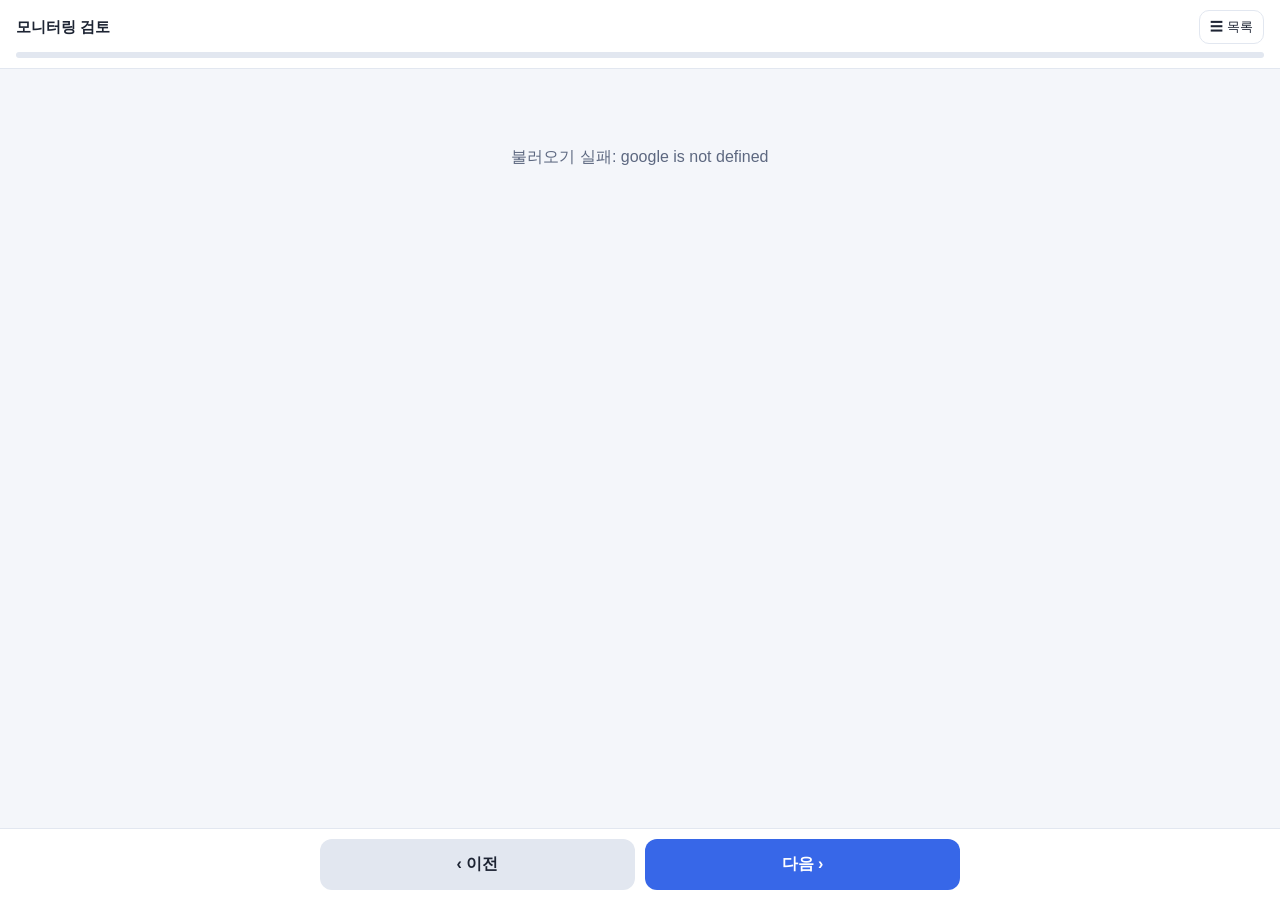
<file: apps-script/monitoring-webapp/index.html>
<!DOCTYPE html>
<html lang="ko">
<head>
  <base target="_top">
  <meta charset="utf-8">
  <meta name="viewport" content="width=device-width, initial-scale=1, viewport-fit=cover">
  <title>모니터링 검토</title>
  <style>
    :root {
      --bg: #f4f6fa;
      --card: #ffffff;
      --text: #1d2433;
      --sub: #5d6880;
      --line: #e2e7f0;
      --primary: #3767e8;
      --a: #1f9d68; --a-bg: #e7f7ef;
      --b: #d48a00; --b-bg: #fff4dc;
      --c: #d9473f; --c-bg: #fdeceb;
      --pending: #9aa3b5;
      --radius: 16px;
      --shadow: 0 2px 10px rgba(20, 30, 60, .07);
    }
    @media (prefers-color-scheme: dark) {
      :root {
        --bg: #12151c; --card: #1c212c; --text: #e9edf5; --sub: #a1abc0; --line: #2d3442;
        --primary: #6d93ff;
        --a: #4fd39b; --a-bg: #173528; --b: #f2b84b; --b-bg: #3a2f17; --c: #ff7d75; --c-bg: #3d1f1e;
        --shadow: none;
      }
    }
    * { box-sizing: border-box; -webkit-tap-highlight-color: transparent; }
    html, body { margin: 0; height: 100%; }
    body {
      background: var(--bg); color: var(--text);
      font-family: -apple-system, BlinkMacSystemFont, "Apple SD Gothic Neo", "Noto Sans KR", "Malgun Gothic", sans-serif;
      font-size: 16px; line-height: 1.55; word-break: keep-all; overflow-wrap: anywhere;
    }
    button { font: inherit; color: inherit; }

    /* 상단바 */
    header {
      position: sticky; top: 0; z-index: 10;
      background: var(--card); border-bottom: 1px solid var(--line);
      padding: calc(10px + env(safe-area-inset-top)) 16px 10px;
    }
    .top { display: flex; align-items: center; gap: 10px; }
    .doc-title { flex: 1; font-weight: 700; font-size: 15px; white-space: nowrap; overflow: hidden; text-overflow: ellipsis; }
    .counter { font-size: 13px; color: var(--sub); white-space: nowrap; }
    .icon-btn {
      border: 1px solid var(--line); background: var(--card); border-radius: 10px;
      padding: 6px 10px; font-size: 13px; cursor: pointer;
    }
    .progress { margin-top: 8px; height: 6px; background: var(--line); border-radius: 99px; overflow: hidden; }
    .progress > i { display: block; height: 100%; width: 0; background: var(--primary); transition: width .25s; }

    main { max-width: 640px; margin: 0 auto; padding: 16px 16px calc(96px + env(safe-area-inset-bottom)); }

    .crumb { display: flex; flex-wrap: wrap; gap: 6px; margin-bottom: 10px; }
    .chip { font-size: 12px; padding: 3px 10px; border-radius: 99px; background: var(--card); border: 1px solid var(--line); color: var(--sub); }
    .chip.strong { color: var(--primary); border-color: var(--primary); }

    .card { background: var(--card); border-radius: var(--radius); box-shadow: var(--shadow); padding: 18px; margin-bottom: 14px; }
    .question { font-size: 18px; font-weight: 700; line-height: 1.5; margin: 0; }

    .section-title { font-size: 13px; font-weight: 700; color: var(--sub); margin: 18px 4px 8px; display: flex; justify-content: space-between; align-items: center; }

    /* 선택지 */
    .option {
      display: block; width: 100%; text-align: left; cursor: pointer;
      background: var(--card); border: 2px solid var(--line); border-radius: var(--radius);
      padding: 14px 14px 14px 14px; margin-bottom: 10px; box-shadow: var(--shadow);
      transition: border-color .15s, background .15s, transform .08s;
    }
    .option:active { transform: scale(.985); }
    .option-head { display: flex; align-items: center; gap: 10px; margin-bottom: 6px; }
    .badge {
      flex: none; width: 30px; height: 30px; border-radius: 50%; display: grid; place-items: center;
      font-weight: 800; font-size: 15px; color: #fff;
    }
    .option[data-key="A"] .badge { background: var(--a); }
    .option[data-key="B"] .badge { background: var(--b); }
    .option[data-key="C"] .badge { background: var(--c); }
    .option-label { font-weight: 700; font-size: 14px; color: var(--sub); flex: 1; }
    .check { font-size: 13px; font-weight: 700; opacity: 0; }
    .option-text { font-size: 15.5px; }
    .option.selected .check { opacity: 1; }
    .option.selected[data-key="A"] { border-color: var(--a); background: var(--a-bg); }
    .option.selected[data-key="B"] { border-color: var(--b); background: var(--b-bg); }
    .option.selected[data-key="C"] { border-color: var(--c); background: var(--c-bg); }
    .option.selected[data-key="A"] .check { color: var(--a); }
    .option.selected[data-key="B"] .check { color: var(--b); }
    .option.selected[data-key="C"] .check { color: var(--c); }
    .option.empty { cursor: default; opacity: .45; box-shadow: none; }
    .option.empty .option-text { font-style: italic; }

    textarea {
      width: 100%; min-height: 110px; resize: vertical; border: 1px solid var(--line); border-radius: 12px;
      background: var(--card); color: var(--text); padding: 12px; font: inherit; font-size: 15px; line-height: 1.6;
    }
    textarea:focus { outline: 2px solid var(--primary); border-color: transparent; }
    textarea.big { min-height: 55vh; }
    .tiles { display: grid; grid-template-columns: repeat(4, 1fr); gap: 8px; margin: 12px 0 6px; }
    .tile { border-radius: 12px; padding: 10px 4px; text-align: center; background: var(--bg); }
    .tile.A { background: var(--a-bg); color: var(--a); } .tile.B { background: var(--b-bg); color: var(--b); } .tile.C { background: var(--c-bg); color: var(--c); }
    .tile-num { font-size: 22px; font-weight: 800; line-height: 1.2; } .tile-label { font-size: 12px; font-weight: 700; }
    .sum-line { display: flex; gap: 10px; align-items: center; font-size: 14px; margin-top: 8px; }

    /* 하단 네비게이션 */
    nav.bottom {
      position: fixed; left: 0; right: 0; bottom: 0; z-index: 10;
      background: var(--card); border-top: 1px solid var(--line);
      padding: 10px 16px calc(10px + env(safe-area-inset-bottom));
      display: flex; gap: 10px; justify-content: center;
    }
    nav.bottom .wrap { width: 100%; max-width: 640px; display: flex; gap: 10px; }
    .nav-btn {
      flex: 1; border: 0; border-radius: 12px; padding: 13px 0; font-weight: 700; cursor: pointer;
      background: var(--line); color: var(--text);
    }
    .nav-btn.primary { background: var(--primary); color: #fff; }
    .nav-btn:disabled { opacity: .4; cursor: default; }

    /* 목록 시트 */
    .sheet-backdrop { position: fixed; inset: 0; background: rgba(0,0,0,.35); z-index: 20; display: none; }
    .sheet {
      position: fixed; left: 0; right: 0; bottom: 0; z-index: 21; max-height: 78vh; overflow-y: auto;
      background: var(--card); border-radius: 20px 20px 0 0; padding: 8px 16px calc(16px + env(safe-area-inset-bottom));
      transform: translateY(100%); transition: transform .25s;
    }
    body.sheet-open .sheet-backdrop { display: block; }
    body.sheet-open .sheet { transform: translateY(0); }
    .sheet-handle { width: 40px; height: 5px; border-radius: 99px; background: var(--line); margin: 4px auto 10px; }
    .sheet h2 { font-size: 16px; margin: 0 0 6px; }
    .stats { display: flex; gap: 8px; font-size: 12px; color: var(--sub); margin-bottom: 8px; flex-wrap: wrap; }
    .group-title { font-size: 12px; font-weight: 700; color: var(--sub); margin: 12px 0 4px; }
    .row-item {
      display: flex; gap: 10px; align-items: center; width: 100%; text-align: left;
      border: 0; background: none; padding: 10px 6px; border-radius: 10px; cursor: pointer;
    }
    .row-item.current { background: var(--bg); }
    .row-item .q { flex: 1; font-size: 14px; display: -webkit-box; -webkit-line-clamp: 2; -webkit-box-orient: vertical; overflow: hidden; }
    .dot { flex: none; width: 26px; height: 26px; border-radius: 50%; display: grid; place-items: center; font-size: 12px; font-weight: 800; color: #fff; background: var(--pending); }
    .dot.A { background: var(--a); } .dot.B { background: var(--b); } .dot.C { background: var(--c); }

    /* 상태 */
    .toast {
      position: fixed; left: 50%; bottom: calc(84px + env(safe-area-inset-bottom)); transform: translateX(-50%);
      background: rgba(25, 30, 40, .92); color: #fff; font-size: 13px; padding: 8px 14px; border-radius: 99px;
      z-index: 30; opacity: 0; pointer-events: none; transition: opacity .2s; white-space: nowrap;
    }
    .toast.show { opacity: 1; }
    .toast.error { background: #c0392b; }
    .loading { text-align: center; color: var(--sub); padding: 60px 0; }
    .spinner { width: 34px; height: 34px; border: 3px solid var(--line); border-top-color: var(--primary); border-radius: 50%; margin: 0 auto 12px; animation: spin 1s linear infinite; }
    @keyframes spin { to { transform: rotate(360deg); } }
    .slide-l { animation: slideL .2s ease-out; } .slide-r { animation: slideR .2s ease-out; }
    @keyframes slideL { from { opacity: 0; transform: translateX(24px); } }
    @keyframes slideR { from { opacity: 0; transform: translateX(-24px); } }
  </style>
</head>
<body>
  <header>
    <div class="top">
      <div class="doc-title" id="docTitle">모니터링 검토</div>
      <span class="counter" id="counter"></span>
      <button class="icon-btn" id="listBtn" type="button" aria-label="전체 목록">☰ 목록</button>
    </div>
    <div class="progress"><i id="progressBar"></i></div>
  </header>

  <main id="main">
    <div class="loading"><div class="spinner"></div>시트에서 불러오는 중…</div>
  </main>

  <nav class="bottom">
    <div class="wrap">
      <button class="nav-btn" id="prevBtn" type="button">‹ 이전</button>
      <button class="nav-btn primary" id="nextBtn" type="button">다음 ›</button>
    </div>
  </nav>

  <div class="sheet-backdrop" id="backdrop"></div>
  <div class="sheet" id="sheet" role="dialog" aria-label="전체 문항 목록">
    <div class="sheet-handle"></div>
    <h2>전체 문항</h2>
    <div class="stats" id="stats"></div>
    <div id="sheetList"></div>
  </div>

  <div class="toast" id="toast"></div>

<script>
  var state = { data: null, page: 0, pages: [] };
  var STORE_KEY = 'monitoring-webapp';

  // ---------- 유틸 ----------
  function el(tag, cls, text) {
    var e = document.createElement(tag);
    if (cls) e.className = cls;
    if (text !== undefined && text !== null) e.textContent = text;
    return e;
  }
  function store(key, val) {
    try {
      var o = JSON.parse(localStorage.getItem(STORE_KEY) || '{}');
      if (val === undefined) return o[key];
      o[key] = val; localStorage.setItem(STORE_KEY, JSON.stringify(o));
    } catch (e) { return undefined; }
  }
  var toastTimer;
  function toast(msg, isError) {
    var t = document.getElementById('toast');
    t.textContent = msg;
    t.className = 'toast show' + (isError ? ' error' : '');
    clearTimeout(toastTimer);
    toastTimer = setTimeout(function () { t.className = 'toast' + (isError ? ' error' : ''); }, isError ? 3500 : 1300);
  }
  function call(fn, args) {
    return new Promise(function (resolve, reject) {
      var r = google.script.run.withSuccessHandler(resolve).withFailureHandler(reject);
      r[fn].apply(r, args || []);
    });
  }

  // ---------- 로딩 ----------
  call('getData').then(function (data) {
    state.data = data;
    document.getElementById('docTitle').textContent = data.title || '모니터링 검토';
    state.pages = data.items.map(function (it) { return { type: 'item', item: it }; });
    if (data.summary) state.pages.push({ type: 'summary' });
    if (!state.pages.length) {
      document.getElementById('main').innerHTML = '<div class="loading">C열에서 "1) …" 형식의 문항을 찾지 못했습니다.</div>';
      return;
    }
    var saved = Number(store('page'));
    go(saved >= 0 && saved < state.pages.length ? saved : 0);
  }).catch(function (err) {
    document.getElementById('main').innerHTML = '';
    var box = el('div', 'loading', '불러오기 실패: ' + (err && err.message ? err.message : err));
    document.getElementById('main').appendChild(box);
  });

  // ---------- 화면 그리기 ----------
  function go(idx, dir) {
    if (idx < 0 || idx >= state.pages.length) return;
    flushNote();
    state.page = idx;
    store('page', idx);
    render(dir);
    window.scrollTo(0, 0);
  }

  function render(dir) {
    var main = document.getElementById('main');
    main.innerHTML = '';
    var wrap = el('div', dir === 'next' ? 'slide-l' : dir === 'prev' ? 'slide-r' : '');
    var p = state.pages[state.page];
    if (p.type === 'item') renderItem(wrap, p.item); else renderSummary(wrap);
    main.appendChild(wrap);
    updateChrome();
  }

  function renderItem(wrap, it) {
    var crumb = el('div', 'crumb');
    if (it.stage) crumb.appendChild(el('span', 'chip', it.stage));
    if (it.element) crumb.appendChild(el('span', 'chip strong', it.element));
    wrap.appendChild(crumb);

    var qCard = el('div', 'card');
    qCard.appendChild(el('p', 'question', it.question));
    wrap.appendChild(qCard);

    state.data.levels.forEach(function (lv, i) {
      var text = it.options[i];
      var opt = el('button', 'option' + (text ? '' : ' empty') + (it.result === lv.key ? ' selected' : ''));
      opt.type = 'button';
      opt.setAttribute('data-key', lv.key);
      var head = el('div', 'option-head');
      head.appendChild(el('span', 'badge', lv.key));
      head.appendChild(el('span', 'option-label', lv.key + ' 수준'));
      head.appendChild(el('span', 'check', '✓ 선택됨'));
      opt.appendChild(head);
      opt.appendChild(el('div', 'option-text', text || '이 문항에는 해당 수준의 설명이 없습니다.'));
      if (text) opt.onclick = function () { choose(it, lv.key); };
      wrap.appendChild(opt);
    });

    wrap.appendChild(el('div', 'section-title', '검토 노트'));
    var ta = el('textarea');
    ta.id = 'noteInput';
    ta.placeholder = '이 문항에 대한 의견을 메모하세요.';
    ta.value = it.note || '';
    ta.oninput = function () { scheduleNote(it, ta.value); };
    ta.onblur = flushNote;
    wrap.appendChild(ta);
  }

  function renderSummary(wrap) {
    var s = state.data.summary;
    var crumb = el('div', 'crumb');
    crumb.appendChild(el('span', 'chip strong', s.label));
    wrap.appendChild(crumb);

    // 문항별 A/B/C 선택 결과를 자동 집계
    var card = el('div', 'card');
    card.appendChild(el('p', 'question', '검토 결과 요약'));
    var tiles = el('div', 'tiles');
    var groups = { A: [], B: [], C: [], none: [] };
    state.data.items.forEach(function (it) {
      var num = (it.question.match(/^\s*(\d+)/) || [])[1] || '?';
      groups[it.result || 'none'].push(num);
    });
    [['A', 'A'], ['B', 'B'], ['C', 'C'], ['none', '미선택']].forEach(function (g) {
      var t = el('div', 'tile ' + g[0]);
      t.appendChild(el('div', 'tile-num', String(groups[g[0]].length)));
      t.appendChild(el('div', 'tile-label', g[1]));
      tiles.appendChild(t);
    });
    card.appendChild(tiles);
    [['A', 'A 수준'], ['B', 'B 수준'], ['C', 'C 수준'], ['none', '미선택']].forEach(function (g) {
      if (!groups[g[0]].length) return;
      var line = el('div', 'sum-line');
      line.appendChild(el('span', 'dot ' + (g[0] === 'none' ? '' : g[0]), g[0] === 'none' ? '–' : g[0]));
      line.appendChild(el('span', '', groups[g[0]].join(', ') + '번 문항'));
      card.appendChild(line);
    });
    wrap.appendChild(card);

    wrap.appendChild(el('div', 'section-title', '종합의견'));
    var ta = el('textarea', 'big');
    ta.id = 'noteInput';
    ta.placeholder = '종합의견을 작성하세요.';
    ta.value = s.text || '';
    ta.oninput = function () { scheduleSummary(ta.value); };
    ta.onblur = flushNote;
    wrap.appendChild(ta);
  }

  function updateChrome() {
    var total = state.pages.length, idx = state.page;
    var itemsN = state.data.items.length;
    document.getElementById('counter').textContent =
      state.pages[idx].type === 'item' ? (idx + 1) + ' / ' + itemsN : '종합의견';
    var done = state.data.items.filter(function (it) { return it.result; }).length;
    document.getElementById('progressBar').style.width = (itemsN ? done / itemsN * 100 : 0) + '%';
    document.getElementById('prevBtn').disabled = idx === 0;
    var next = document.getElementById('nextBtn');
    next.disabled = idx === total - 1;
    next.textContent = idx === total - 1 ? '마지막' : (state.pages[idx + 1].type === 'summary' ? '종합의견 ›' : '다음 ›');
  }

  function countResults() {
    var c = { A: 0, B: 0, C: 0, none: 0 };
    state.data.items.forEach(function (it) { if (it.result) c[it.result]++; else c.none++; });
    return c;
  }

  // ---------- 저장 ----------
  function choose(it, key) {
    var prev = it.result;
    var next = prev === key ? '' : key;
    it.result = next;
    render();
    call('saveResult', [it.row, next, it.question]).then(function () {
      toast(next ? next + ' 수준으로 저장됨' : '선택 해제됨 (검토중)');
      // 선택했으면 잠시 후 다음 문항으로 이동
      if (next && state.pages[state.page].item === it && state.page < state.pages.length - 1) {
        setTimeout(function () {
          if (state.pages[state.page].item === it && document.activeElement.id !== 'noteInput') go(state.page + 1, 'next');
        }, 450);
      }
    }).catch(function (err) {
      it.result = prev;
      if (state.pages[state.page].item === it) render();
      toast('저장 실패: ' + (err.message || err), true);
    });
  }

  var pending = null, pendingTimer = null;
  function scheduleNote(it, value) {
    pending = { fn: 'saveNote', args: [it.row, value, it.question], apply: function () { it.note = value; } };
    clearTimeout(pendingTimer);
    pendingTimer = setTimeout(flushNote, 1200);
  }
  function scheduleSummary(value) {
    var s = state.data.summary;
    pending = { fn: 'saveSummary', args: [s.row, value], apply: function () { s.text = value; } };
    clearTimeout(pendingTimer);
    pendingTimer = setTimeout(flushNote, 1500);
  }
  function flushNote() {
    clearTimeout(pendingTimer);
    if (!pending) return;
    var job = pending; pending = null;
    job.apply();
    call(job.fn, job.args).then(function () { toast('저장됨'); })
      .catch(function (err) { toast('메모 저장 실패: ' + (err.message || err), true); });
  }
  window.addEventListener('pagehide', flushNote);
  document.addEventListener('visibilitychange', function () { if (document.hidden) flushNote(); });

  // ---------- 목록 시트 ----------
  function openSheet() {
    if (!state.data) return;
    flushNote();
    var c = countResults();
    document.getElementById('stats').textContent =
      'A ' + c.A + ' · B ' + c.B + ' · C ' + c.C + ' · 미선택 ' + c.none;
    var list = document.getElementById('sheetList');
    list.innerHTML = '';
    var lastGroup = null;
    state.pages.forEach(function (p, i) {
      var group = p.type === 'item' ? p.item.stage + (p.item.element ? ' › ' + p.item.element : '') : state.data.summary.label;
      if (group !== lastGroup) { list.appendChild(el('div', 'group-title', group)); lastGroup = group; }
      var b = el('button', 'row-item' + (i === state.page ? ' current' : ''));
      b.type = 'button';
      if (p.type === 'item') {
        b.appendChild(el('span', 'dot ' + (p.item.result || ''), p.item.result || '–'));
        b.appendChild(el('span', 'q', p.item.question));
      } else {
        b.appendChild(el('span', 'dot', '✎'));
        b.appendChild(el('span', 'q', '종합의견 작성'));
      }
      b.onclick = function () { closeSheet(); go(i); };
      list.appendChild(b);
    });
    document.body.classList.add('sheet-open');
  }
  function closeSheet() { document.body.classList.remove('sheet-open'); }

  document.getElementById('listBtn').onclick = openSheet;
  document.getElementById('backdrop').onclick = closeSheet;
  document.getElementById('prevBtn').onclick = function () { go(state.page - 1, 'prev'); };
  document.getElementById('nextBtn').onclick = function () { go(state.page + 1, 'next'); };

  // ---------- 스와이프 이동 ----------
  var sx = null, sy = null;
  document.getElementById('main').addEventListener('touchstart', function (e) {
    if (e.target.tagName === 'TEXTAREA') { sx = null; return; }
    sx = e.touches[0].clientX; sy = e.touches[0].clientY;
  }, { passive: true });
  document.getElementById('main').addEventListener('touchend', function (e) {
    if (sx === null || !state.data) return;
    var dx = e.changedTouches[0].clientX - sx, dy = e.changedTouches[0].clientY - sy;
    sx = null;
    if (Math.abs(dx) > 70 && Math.abs(dx) > Math.abs(dy) * 1.5) {
      if (dx < 0) go(state.page + 1, 'next'); else go(state.page - 1, 'prev');
    }
  }, { passive: true });
</script>
</body>
</html>
</file>
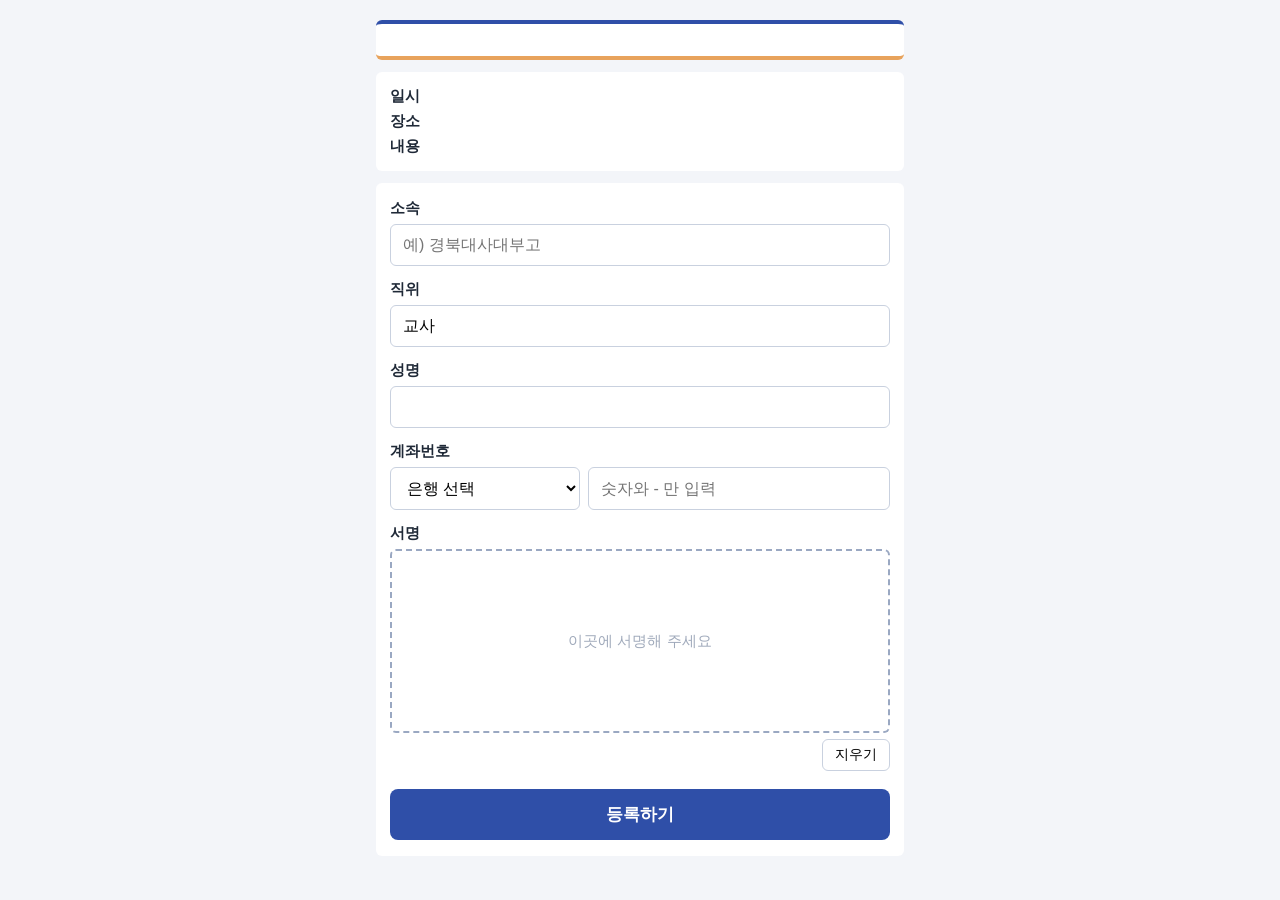
<file: apps-script/signature-register/Index.html>
<!DOCTYPE html>
<html lang="ko">
<head>
  <base target="_top">
  <meta charset="utf-8">
  <style>
    * { box-sizing: border-box; }
    body {
      margin: 0;
      font-family: 'Pretendard', 'Malgun Gothic', 'Apple SD Gothic Neo', sans-serif;
      background: #f3f5f9;
      color: #1f2937;
    }
    .wrap { max-width: 560px; margin: 0 auto; padding: 20px 16px 40px; }
    .title-bar {
      border-top: 4px solid #2f4fa8;
      border-bottom: 4px solid #e8a35c;
      background: #fff;
      padding: 16px 14px;
      text-align: center;
      border-radius: 6px;
    }
    .title-bar h1 { margin: 0; font-size: 1.15rem; line-height: 1.5; word-break: keep-all; }
    .info { background: #fff; margin-top: 12px; padding: 12px 14px; border-radius: 6px; font-size: 0.92rem; line-height: 1.7; }
    .info div { display: flex; }
    .info b { flex: 0 0 44px; }
    form { background: #fff; margin-top: 12px; padding: 16px 14px; border-radius: 6px; }
    label { display: block; font-weight: 600; font-size: 0.92rem; margin: 14px 0 6px; }
    label:first-child { margin-top: 0; }
    input, select {
      width: 100%; padding: 11px 12px; font-size: 1rem;
      border: 1px solid #c9d1df; border-radius: 6px; background: #fff;
    }
    input:focus, select:focus { outline: 2px solid #2f4fa8; border-color: transparent; }
    .row { display: flex; gap: 8px; }
    .row > :first-child { flex: 0 0 38%; }
    .row > :last-child { flex: 1; }
    .sig-box { position: relative; border: 2px dashed #9aa8c2; border-radius: 6px; background: #fff; }
    canvas { display: block; width: 100%; height: 180px; touch-action: none; cursor: crosshair; }
    .sig-hint {
      position: absolute; inset: 0; display: flex; align-items: center; justify-content: center;
      color: #a0aabb; pointer-events: none; font-size: 0.95rem;
    }
    .sig-tools { display: flex; justify-content: flex-end; margin-top: 6px; }
    .btn-clear { border: 1px solid #c9d1df; background: #fff; padding: 6px 12px; border-radius: 6px; font-size: 0.85rem; cursor: pointer; }
    .btn-submit {
      width: 100%; margin-top: 18px; padding: 14px; font-size: 1.05rem; font-weight: 700;
      color: #fff; background: #2f4fa8; border: 0; border-radius: 8px; cursor: pointer;
    }
    .btn-submit:disabled { background: #94a3c4; cursor: wait; }
    .msg { margin-top: 12px; padding: 12px; border-radius: 6px; font-size: 0.95rem; display: none; }
    .msg.err { display: block; background: #fdecec; color: #b42318; }
    .done { display: none; background: #fff; margin-top: 12px; padding: 32px 16px; border-radius: 6px; text-align: center; }
    .done h2 { margin: 0 0 8px; color: #2f4fa8; }
    .done button { margin-top: 16px; }
  </style>
</head>
<body>
<div class="wrap">
  <div class="title-bar"><h1><?= config.TITLE ?></h1></div>
  <div class="info">
    <div><b>일시</b><?= config.DATE ?></div>
    <div><b>장소</b><?= config.PLACE ?></div>
    <div><b>내용</b><?= config.CONTENT ?></div>
  </div>

  <form id="form" autocomplete="off">
    <label for="org">소속</label>
    <input id="org" name="org" placeholder="예) 경북대사대부고" required>

    <label for="pos">직위</label>
    <input id="pos" name="pos" value="교사" required>

    <label for="name">성명</label>
    <input id="name" name="name" required>

    <label for="bank">계좌번호</label>
    <div class="row">
      <select id="bank" name="bank" required>
        <option value="">은행 선택</option>
        <option>농협</option>
        <option>iM뱅크</option>
        <option>국민은행</option>
        <option>신한은행</option>
        <option>우리은행</option>
        <option>하나은행</option>
        <option>기업은행</option>
        <option>SC제일은행</option>
        <option>카카오뱅크</option>
        <option>토스뱅크</option>
        <option>케이뱅크</option>
        <option>우체국</option>
        <option>새마을금고</option>
        <option>신협</option>
        <option>수협</option>
        <option value="__etc">기타(직접 입력)</option>
      </select>
      <input id="account" name="account" inputmode="numeric" placeholder="숫자와 - 만 입력" required>
    </div>
    <input id="bankEtc" placeholder="은행명 입력" style="display:none; margin-top:8px;">

    <label>서명</label>
    <div class="sig-box">
      <canvas id="pad"></canvas>
      <div class="sig-hint" id="hint">이곳에 서명해 주세요</div>
    </div>
    <div class="sig-tools"><button type="button" class="btn-clear" id="clear">지우기</button></div>

    <button type="submit" class="btn-submit" id="submit">등록하기</button>
    <div class="msg" id="msg"></div>
  </form>

  <div class="done" id="done">
    <h2>등록 완료</h2>
    <p id="doneText"></p>
    <button type="button" class="btn-clear" id="again">다른 분 등록하기</button>
  </div>
</div>

<script>
  // ---------- 서명 패드 ----------
  const pad = document.getElementById('pad');
  const ctx = pad.getContext('2d');
  const hint = document.getElementById('hint');
  let drawing = false, hasInk = false, last = null;

  function resizePad() {
    const ratio = window.devicePixelRatio || 1;
    const rect = pad.getBoundingClientRect();
    pad.width = rect.width * ratio;
    pad.height = rect.height * ratio;
    ctx.setTransform(ratio, 0, 0, ratio, 0, 0);
    ctx.lineWidth = 2.6;
    ctx.lineCap = 'round';
    ctx.lineJoin = 'round';
    ctx.strokeStyle = '#111';
    clearPad();
  }

  function clearPad() {
    ctx.clearRect(0, 0, pad.width, pad.height);
    hasInk = false;
    hint.style.display = 'flex';
  }

  function point(e) {
    const r = pad.getBoundingClientRect();
    return { x: e.clientX - r.left, y: e.clientY - r.top };
  }

  pad.addEventListener('pointerdown', e => {
    e.preventDefault();
    pad.setPointerCapture(e.pointerId);
    drawing = true;
    last = point(e);
    ctx.beginPath();
    ctx.arc(last.x, last.y, ctx.lineWidth / 2, 0, Math.PI * 2);
    ctx.fillStyle = ctx.strokeStyle;
    ctx.fill();
    hasInk = true;
    hint.style.display = 'none';
  });
  pad.addEventListener('pointermove', e => {
    if (!drawing) return;
    const p = point(e);
    ctx.beginPath();
    ctx.moveTo(last.x, last.y);
    ctx.lineTo(p.x, p.y);
    ctx.stroke();
    last = p;
  });
  ['pointerup', 'pointercancel', 'pointerleave'].forEach(ev =>
    pad.addEventListener(ev, () => { drawing = false; }));

  document.getElementById('clear').addEventListener('click', clearPad);
  window.addEventListener('resize', () => { if (!hasInk) resizePad(); });
  resizePad();

  /** 시트 셀에 맞게 흰 배경 + 400x160 크기로 줄인 PNG */
  function exportSignature() {
    const out = document.createElement('canvas');
    out.width = 400; out.height = 160;
    const o = out.getContext('2d');
    o.fillStyle = '#fff';
    o.fillRect(0, 0, out.width, out.height);
    o.drawImage(pad, 0, 0, out.width, out.height);
    return out.toDataURL('image/png');
  }

  // ---------- 은행 기타 ----------
  const bank = document.getElementById('bank');
  const bankEtc = document.getElementById('bankEtc');
  bank.addEventListener('change', () => {
    bankEtc.style.display = bank.value === '__etc' ? 'block' : 'none';
  });

  // ---------- 제출 ----------
  const form = document.getElementById('form');
  const msg = document.getElementById('msg');
  const submitBtn = document.getElementById('submit');

  function showError(text) {
    msg.textContent = text;
    msg.className = 'msg err';
  }

  form.addEventListener('submit', e => {
    e.preventDefault();
    msg.className = 'msg';

    const bankName = bank.value === '__etc' ? bankEtc.value.trim() : bank.value;
    if (!bankName) return showError('은행을 선택(또는 입력)해 주세요.');
    if (!hasInk) return showError('서명을 해 주세요.');

    const payload = {
      org: document.getElementById('org').value,
      pos: document.getElementById('pos').value,
      name: document.getElementById('name').value,
      bank: bankName,
      account: document.getElementById('account').value.replace(/\s/g, ''),
      signature: exportSignature(),
    };

    submitBtn.disabled = true;
    submitBtn.textContent = '등록 중...';
    google.script.run
      .withSuccessHandler(res => {
        form.style.display = 'none';
        document.getElementById('doneText').textContent =
          `${res.no}번 ${res.name} 선생님, 등록되었습니다. 감사합니다.`;
        document.getElementById('done').style.display = 'block';
        resetButton();
      })
      .withFailureHandler(err => {
        showError(err.message || String(err));
        resetButton();
      })
      .submitSignature(payload);
  });

  function resetButton() {
    submitBtn.disabled = false;
    submitBtn.textContent = '등록하기';
  }

  document.getElementById('again').addEventListener('click', () => {
    form.reset();
    bankEtc.style.display = 'none';
    document.getElementById('done').style.display = 'none';
    form.style.display = 'block';
    resizePad();
    window.scrollTo(0, 0);
  });
</script>
</body>
</html>
</file>
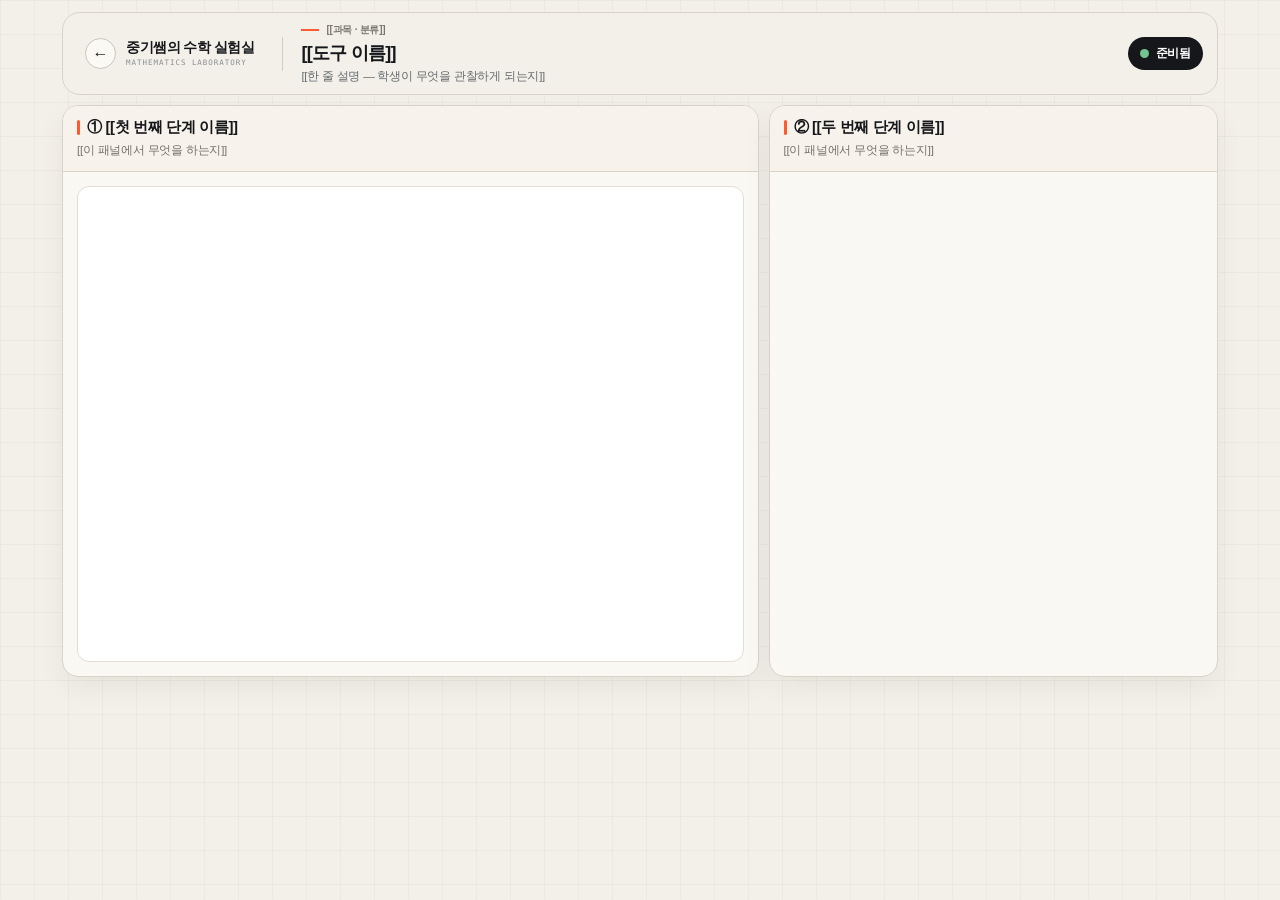
<file: .claude/skills/math-lab-tool/assets/tool-template.html>
<!DOCTYPE html>
<html lang="ko">
<head>
<meta charset="UTF-8">
<meta name="viewport" content="width=device-width, initial-scale=1">
<title>[[도구 이름]]</title>
<style>
  /* ===== 중기쌤의 수학 실험실 공통 테마 =====
     이 :root 블록과 아래 "공통 셸" 영역은 모든 도구가 동일하게 유지합니다.
     도구별 CSS는 파일 아래쪽 "도구 전용" 영역에만 추가하세요. */
  :root{
    --bg:#f2f0e9;
    --panel:#fbf9f3;
    --panel-2:#f4f1e9;
    --line:#d8d2c7;
    --border-soft:#eee9df;
    --text:#15171a;
    --muted:#6b6f74;
    --faint:#9a958a;
    --accent:#ff5a30;
    --accent-weak:rgba(255,90,48,.14);
    --lime:#d9f24f;
    --shadow:0 10px 28px rgba(21,23,26,.055);
    --radius:16px;
  }
  *{box-sizing:border-box}
  html,body{margin:0}
  body{
    background:
      linear-gradient(rgba(21,23,26,.035) 1px, transparent 1px),
      linear-gradient(90deg, rgba(21,23,26,.035) 1px, transparent 1px),
      var(--bg);
    background-size:34px 34px;
    color:var(--text);
    font-family:Pretendard,"Apple SD Gothic Neo","Noto Sans KR",-apple-system,BlinkMacSystemFont,sans-serif;
    letter-spacing:-.015em;
    min-height:100vh;
    -webkit-font-smoothing:antialiased;
  }
  button,input,select{font:inherit;color:inherit}
  .num{font-family:ui-monospace,SFMono-Regular,Consolas,monospace;font-variant-numeric:tabular-nums;letter-spacing:-.01em}

  .app{width:100%;max-width:1180px;margin:0 auto;padding:12px;display:flex;flex-direction:column;gap:10px}

  /* ---- 공통 셸: 상단바 ---- */
  .topbar{
    min-height:72px;
    display:flex;
    gap:14px;
    justify-content:space-between;
    align-items:center;
    padding:10px 14px;
    background:rgba(242,240,233,.90);
    border:1px solid var(--line);
    border-radius:18px;
    backdrop-filter:blur(14px);
  }
  .brand-area{display:flex;align-items:center;gap:18px;min-width:0}
  .home-link{
    display:flex;align-items:center;gap:10px;flex:none;
    color:var(--text);text-decoration:none;
    padding:7px 10px 7px 8px;border-radius:12px;
    transition:background .18s ease;
  }
  .home-link:hover{background:#e7e3d9}
  .home-arrow{
    width:31px;height:31px;border:1px solid #c9c4b8;border-radius:50%;
    display:grid;place-items:center;font-size:16px;line-height:1;background:#fbf9f3;
  }
  .brand-copy{display:block;line-height:1.15}
  .brand-copy strong{display:block;font-size:14px;font-weight:800;letter-spacing:-.035em}
  .brand-copy small{
    display:block;margin-top:4px;color:#8a8d90;
    font-family:ui-monospace,SFMono-Regular,Consolas,monospace;
    font-size:7.5px;letter-spacing:.13em;white-space:nowrap;
  }
  .top-divider{width:1px;height:34px;background:#d3cec3;flex:none}
  .title-row{display:block;min-width:0}
  .eyebrow{
    display:flex;align-items:center;gap:7px;margin-bottom:4px;
    color:#7b7770;font-size:10px;font-weight:750;white-space:nowrap;
  }
  .eyebrow span{display:block;width:18px;height:2px;background:var(--accent)}
  h1{
    font-size:clamp(18px,1.25vw,24px);
    margin:0;
    font-weight:800;letter-spacing:-.04em;white-space:nowrap;
  }
  h1 em{
    font-style:normal;font-weight:500;
    background:linear-gradient(transparent 60%,var(--lime) 0);
    padding:0 .04em;
  }
  .subtitle{margin:4px 0 0;color:#666b6f;font-size:11.5px}
  .badge{
    display:inline-flex;align-items:center;gap:7px;flex:none;
    background:#15171a;color:#fff;border:0;
    border-radius:999px;padding:8px 12px;font-weight:700;font-size:12px;white-space:nowrap;
  }
  .dot{width:9px;height:9px;border-radius:50%;background:#73c48f}

  /* ---- 공통 셸: 패널 ----
     기본은 "넓은 그림 영역 + 좁은 설정 영역" 2단입니다.
     패널 수가 다르면 grid-template-columns만 바꾸고, 좁은 화면에서 1단으로
     떨어지는 @media (max-width:900px) 규칙은 남겨 두세요. */
  .workspace{display:grid;grid-template-columns:minmax(0,1.55fr) minmax(300px,1fr);gap:10px}
  .panel{
    min-width:0;
    display:flex;flex-direction:column;
    background:rgba(251,249,243,.96);
    border:1px solid var(--line);
    border-radius:var(--radius);
    box-shadow:var(--shadow);
    overflow:hidden;
  }
  .panel-head{
    flex:0 0 auto;
    padding:12px 14px;
    border-bottom:1px solid var(--line);
    background:rgba(247,244,236,.92);
  }
  .panel-title{
    font-size:15px;font-weight:800;letter-spacing:-.025em;
    position:relative;padding-left:10px;
  }
  .panel-title::before{
    content:"";position:absolute;left:0;top:.15em;bottom:.15em;
    width:3px;border-radius:3px;background:var(--accent);
  }
  .panel-desc{color:#74716b;font-size:11.5px;margin-top:5px;line-height:1.45}
  .panel-body{flex:1;min-height:0;padding:14px}

  /* ---- 공통 셸: 버튼 ---- */
  .btn{
    border:1px solid #c9c4b8;background:#fbf9f3;color:#15171a;
    border-radius:999px;font-weight:700;font-size:12.5px;
    padding:9px 14px;cursor:pointer;line-height:1;
    transition:background .15s ease,border-color .15s ease,transform .15s ease;
  }
  .btn:hover:not(:disabled){transform:translateY(-1px);border-color:#15171a;background:#f2efe6}
  .btn:disabled{opacity:.4;cursor:not-allowed;transform:none}
  .btn.primary{background:#15171a;color:#fff;border-color:#15171a}
  .btn.primary:hover:not(:disabled){background:#2b2e31}
  .btn.danger{color:#a73b2c}
  .btn.icon-btn{width:38px;height:38px;padding:0;border-radius:10px;font-size:18px;display:grid;place-items:center}

  /* ---- 공통 셸: 그림 영역 (캔버스·SVG) ---- */
  .chart-wrap{background:#fff;border:1px solid #e3ded4;border-radius:12px;overflow:hidden;position:relative}
  .chart-wrap canvas,.chart-wrap svg{display:block;width:100%;height:100%}

  /* ---- 공통 셸: 입력·지표·안내 (쓰지 않는 것은 지우세요) ---- */
  .controls{display:grid;grid-template-columns:repeat(2,minmax(0,1fr));gap:9px}
  .control{display:flex;flex-direction:column;gap:5px}
  .control label{font-size:11px;color:var(--muted);font-weight:800}
  .control input{
    width:100%;padding:9px 10px;font-weight:700;
    border:1px solid #d3cec3;background:#fff;color:var(--text);border-radius:10px;
  }
  .control input:focus{outline:3px solid rgba(217,242,79,.42);border-color:#9aa64b}
  .control input[type="range"]{
    padding:0;height:22px;border:0;border-radius:0;background:transparent;
    accent-color:#15171a;cursor:pointer;
  }
  .checkbox-control{
    justify-content:center;min-height:58px;padding:8px 10px;
    border:1px solid var(--line);background:var(--panel-2);border-radius:12px;
  }
  .checkbox-control label{display:flex;align-items:center;gap:8px;color:var(--text);cursor:pointer;font-size:11px}
  .checkbox-control input{width:17px;height:17px;padding:0;accent-color:#15171a;cursor:pointer}

  .metrics{display:grid;grid-template-columns:repeat(2,minmax(0,1fr));gap:7px}
  .metric{background:var(--panel-2);border:1px solid #ddd7cc;border-radius:11px;padding:8px 9px;min-width:0}
  .metric .label{color:#77736d;font-size:10px;font-weight:800;margin-bottom:3px}
  .metric .value{
    font-size:15px;font-weight:850;color:var(--text);
    font-variant-numeric:tabular-nums;
    overflow:hidden;text-overflow:ellipsis;white-space:nowrap;
  }

  .formula{
    background:#15171a;color:#f6f2e9;border:1px solid #15171a;border-radius:12px;
    padding:9px 10px;line-height:1.55;font-size:12px;
    font-family:ui-monospace,SFMono-Regular,Consolas,monospace;overflow:auto;
  }
  .note{
    padding:10px 12px;border-radius:10px;
    background:#fff7ed;border:1px solid #fed7aa;color:#9a3412;
    font-size:11px;line-height:1.5;
  }
  .note b{color:#7c2d12;font-weight:800}
  .status{min-height:19px;font-size:11px;line-height:1.4;font-weight:750;color:var(--muted)}
  .status.ok{color:#32724f}
  .status.error{color:#b44634}

  .legend{display:flex;flex-wrap:wrap;gap:6px 12px;align-items:center}
  .legend-item{display:flex;align-items:center;gap:6px;font-size:11px;color:var(--muted)}
  .legend-item i{width:11px;height:11px;border-radius:3px;flex:none}

  /* ---- 공통 셸: 반응형 (이 3개 블록은 그대로 유지) ----
     주의: .topbar에 align-items:stretch를 쓰면 알약 모양 .badge가
     줄바꿈된 제목 높이만큼 세로로 늘어나 거대한 원처럼 깨집니다. */
  @media (max-width:1080px){
    .brand-copy small{display:none}
    .brand-copy strong{font-size:13px}
    .top-divider{height:28px}
  }
  @media (max-width:900px){
    .workspace{grid-template-columns:1fr}
  }
  @media (max-width:820px){
    .topbar{align-items:flex-start}
    .brand-area{align-items:flex-start}
    .home-link{padding-left:2px}
    .top-divider{display:none}
    .brand-copy{display:none}
    .title-row{display:block}
    h1{white-space:normal}
    .eyebrow{white-space:normal}
    .badge{display:none}
  }
  @media (max-width:520px){
    .app{padding:7px}
    .topbar{border-radius:14px;padding:9px 10px}
    .home-arrow{width:34px;height:34px}
    h1{font-size:20px;line-height:1.25}
    .subtitle{font-size:11px;white-space:normal}
    .panel{border-radius:14px}
    .panel-head{padding:12px}
    .btn{min-height:40px}
    .controls{grid-template-columns:1fr}
  }

  /* ===== 도구 전용 CSS는 여기부터 ===== */

</style>
</head>
<body>

<div class="app">
  <div class="topbar">
    <div class="brand-area">
      <a class="home-link" href="../#tools" aria-label="중기쌤의 수학 실험실 메인으로">
        <span class="home-arrow">←</span>
        <span class="brand-copy">
          <strong>중기쌤의 수학 실험실</strong>
          <small>MATHEMATICS LABORATORY</small>
        </span>
      </a>
      <span class="top-divider" aria-hidden="true"></span>
      <div class="title-row">
        <div class="eyebrow"><span></span>[[과목 · 분류]]</div>
        <h1>[[도구 이름]]</h1>
        <p class="subtitle">[[한 줄 설명 — 학생이 무엇을 관찰하게 되는지]]</p>
      </div>
    </div>
    <!-- 상태 표시가 필요 없는 도구라면 .badge는 통째로 지워도 됩니다 -->
    <div class="badge"><span class="dot"></span><span id="stateBadge">준비됨</span></div>
  </div>

  <section class="workspace">
    <article class="panel">
      <div class="panel-head">
        <div>
          <div class="panel-title">① [[첫 번째 단계 이름]]</div>
          <div class="panel-desc">[[이 패널에서 무엇을 하는지]]</div>
        </div>
      </div>
      <div class="panel-body">
        <div class="chart-wrap" style="aspect-ratio:1.4/1"><canvas id="cv"></canvas></div>
      </div>
    </article>

    <article class="panel">
      <div class="panel-head">
        <div>
          <div class="panel-title">② [[두 번째 단계 이름]]</div>
          <div class="panel-desc">[[이 패널에서 무엇을 하는지]]</div>
        </div>
      </div>
      <div class="panel-body">
        <!-- 도구 내용 -->
      </div>
    </article>
  </section>
</div>

<script>
(function(){
  "use strict";
  // 도구 로직. 외부 라이브러리가 필요하면 https CDN에서 버전을 고정해 불러오고,
  // GitHub Pages에서 실제로 로드되는지 확인하세요.
})();
</script>
</body>
</html>
</file>
